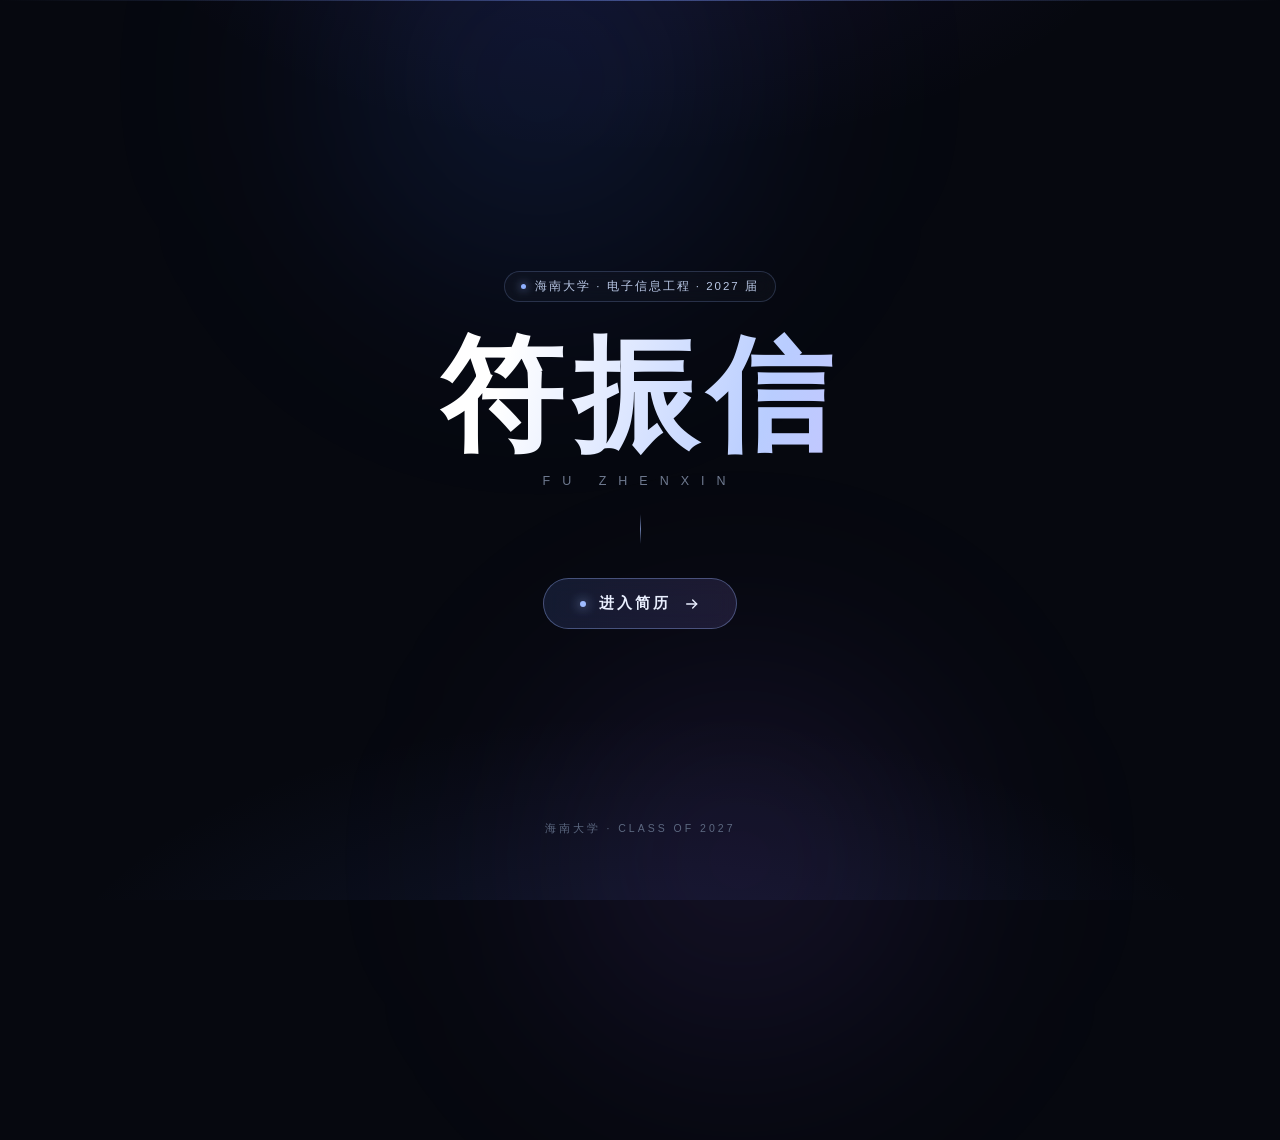
<file: index.html>
<!DOCTYPE html>
<html lang="zh-CN">
<head>
<meta charset="utf-8">
<meta name="viewport" content="width=device-width, initial-scale=1">
<title>符振信 · 在线简历</title>
<style>
  :root{
    --bg:#06080f; --ink:#eef2f9; --sub:#7d889c; --accent:#6f9bff; --accent2:#a78bfa;
  }
  *{box-sizing:border-box}
  html,body{height:100%;margin:0}
  body{
    background:var(--bg);color:var(--ink);
    font-family:-apple-system,"Segoe UI","Microsoft YaHei",sans-serif;
    display:flex;align-items:center;justify-content:center;
    min-height:100vh;overflow:hidden;position:relative;
  }
  /* 底部渐变氛围 */
  .veil{position:absolute;inset:0;pointer-events:none;
    background:radial-gradient(ellipse 70% 55% at 50% 118%,rgba(79,110,220,.16),transparent 70%),
               radial-gradient(ellipse 60% 50% at 50% -18%,rgba(120,80,220,.12),transparent 70%);}
  /* 精致光晕：更慢、更淡 */
  .glow{position:absolute;border-radius:50%;filter:blur(100px);pointer-events:none}
  .g1{width:600px;height:600px;background:radial-gradient(circle,rgba(58,110,255,.18),transparent 70%);top:-220px;left:calc(50% - 400px);animation:drift1 20s ease-in-out infinite}
  .g2{width:560px;height:560px;background:radial-gradient(circle,rgba(150,96,246,.15),transparent 70%);bottom:-240px;right:calc(50% - 380px);animation:drift2 22s ease-in-out infinite}
  @keyframes drift1{0%,100%{transform:translate(0,0) scale(1)}50%{transform:translate(45px,28px) scale(1.08)}}
  @keyframes drift2{0%,100%{transform:translate(0,0) scale(1)}50%{transform:translate(-38px,-22px) scale(1.06)}}
  /* 顶部细线 */
  .topline{position:absolute;top:0;left:0;right:0;height:1px;
    background:linear-gradient(90deg,transparent,rgba(130,160,255,.45),transparent);}
  /* 内容 */
  .stage{position:relative;z-index:2;text-align:center;padding:24px;max-width:840px}
  .badge{
    display:inline-flex;align-items:center;gap:9px;margin:0 0 30px;
    padding:7px 16px;border-radius:100px;font-size:11.5px;letter-spacing:2px;color:#b9c8e6;
    border:1px solid rgba(140,168,235,.22);background:rgba(255,255,255,.025);
    backdrop-filter:blur(8px);
    opacity:0;animation:rise 1s .05s ease forwards;
  }
  .badge .spark{width:5px;height:5px;border-radius:50%;background:#8fb0ff;box-shadow:0 0 10px #8fb0ff}
  .name{font-size:clamp(56px,12vw,124px);font-weight:750;letter-spacing:10px;margin:0;line-height:1.02;
    background:linear-gradient(105deg,#ffffff 8%,#b9cdff 38%,#d6baff 66%,#ffffff 96%);
    -webkit-background-clip:text;background-clip:text;color:transparent;
    background-size:220% auto;animation:shine 8s linear infinite,rise 1.1s .15s ease both;}
  @keyframes shine{to{background-position:220% center}}
  .name-en{font-size:12.5px;letter-spacing:12px;color:#6f7a90;margin:16px 0 0;
    opacity:0;animation:rise 1s .4s ease forwards}
  .rule{width:1px;height:30px;margin:26px auto 0;
    background:linear-gradient(180deg,transparent,rgba(150,175,240,.7),transparent);
    opacity:0;animation:rise 1s .5s ease forwards}
  .line{font-size:clamp(15px,2.3vw,19px);color:#c2cde0;font-weight:400;letter-spacing:1.5px;margin:0;
    opacity:0;animation:rise 1s .62s ease forwards}
  .line b{color:#fff;font-weight:600}
  .enter{
    display:inline-flex;align-items:center;gap:13px;margin-top:34px;
    padding:15px 36px;border-radius:100px;cursor:pointer;text-decoration:none;
    font-size:14.5px;font-weight:600;letter-spacing:3px;color:#eaf0ff;
    background:linear-gradient(100deg,rgba(103,145,255,.14),rgba(167,139,250,.14));
    border:1px solid rgba(150,175,245,.38);
    backdrop-filter:blur(10px);
    opacity:0;animation:rise 1s .85s ease forwards;
    transition:transform .3s cubic-bezier(.2,.8,.2,1),border-color .3s ease,box-shadow .3s ease,background .3s ease;
  }
  .enter:hover{transform:translateY(-3px);border-color:rgba(180,200,255,.75);
    background:linear-gradient(100deg,rgba(103,145,255,.24),rgba(167,139,250,.24));
    box-shadow:0 14px 46px rgba(90,130,255,.22),inset 0 0 22px rgba(150,180,255,.1)}
  .enter .dot{width:6px;height:6px;border-radius:50%;background:#9fbcff;box-shadow:0 0 12px #9fbcff}
  .enter svg{width:16px;height:16px;transition:transform .3s ease}
  .enter:hover svg{transform:translateX(5px)}
  .foot{position:absolute;bottom:64px;width:100%;text-align:center;z-index:2;color:#5c6880;font-size:10.5px;letter-spacing:3px;
    opacity:0;animation:rise 1s 1.15s ease forwards}
  @keyframes rise{from{opacity:0;transform:translateY(20px)}to{opacity:1;transform:translateY(0)}}
  @media(prefers-reduced-motion:reduce){*{animation:none!important;opacity:1!important}}
</style>
</head>
<body>
  <div class="topline"></div>
  <div class="veil"></div>
  <div class="glow g1"></div>
  <div class="glow g2"></div>

  <div class="stage">
    <p class="badge"><span class="spark"></span>海南大学 · 电子信息工程 · 2027 届</p>
    <h1 class="name">符振信</h1>
    <p class="name-en">FU ZHENXIN</p>
    <div class="rule"></div>
    <a class="enter" href="cv.html">
      <span class="dot"></span>进入简历
      <svg viewBox="0 0 24 24" fill="none" stroke="currentColor" stroke-width="2" stroke-linecap="round" stroke-linejoin="round"><path d="M4 12h15"/><path d="m13 6 6 6-6 6"/></svg>
    </a>
  </div>

  <div class="foot">海南大学 · CLASS OF 2027</div>
</body>
</html>
</file>
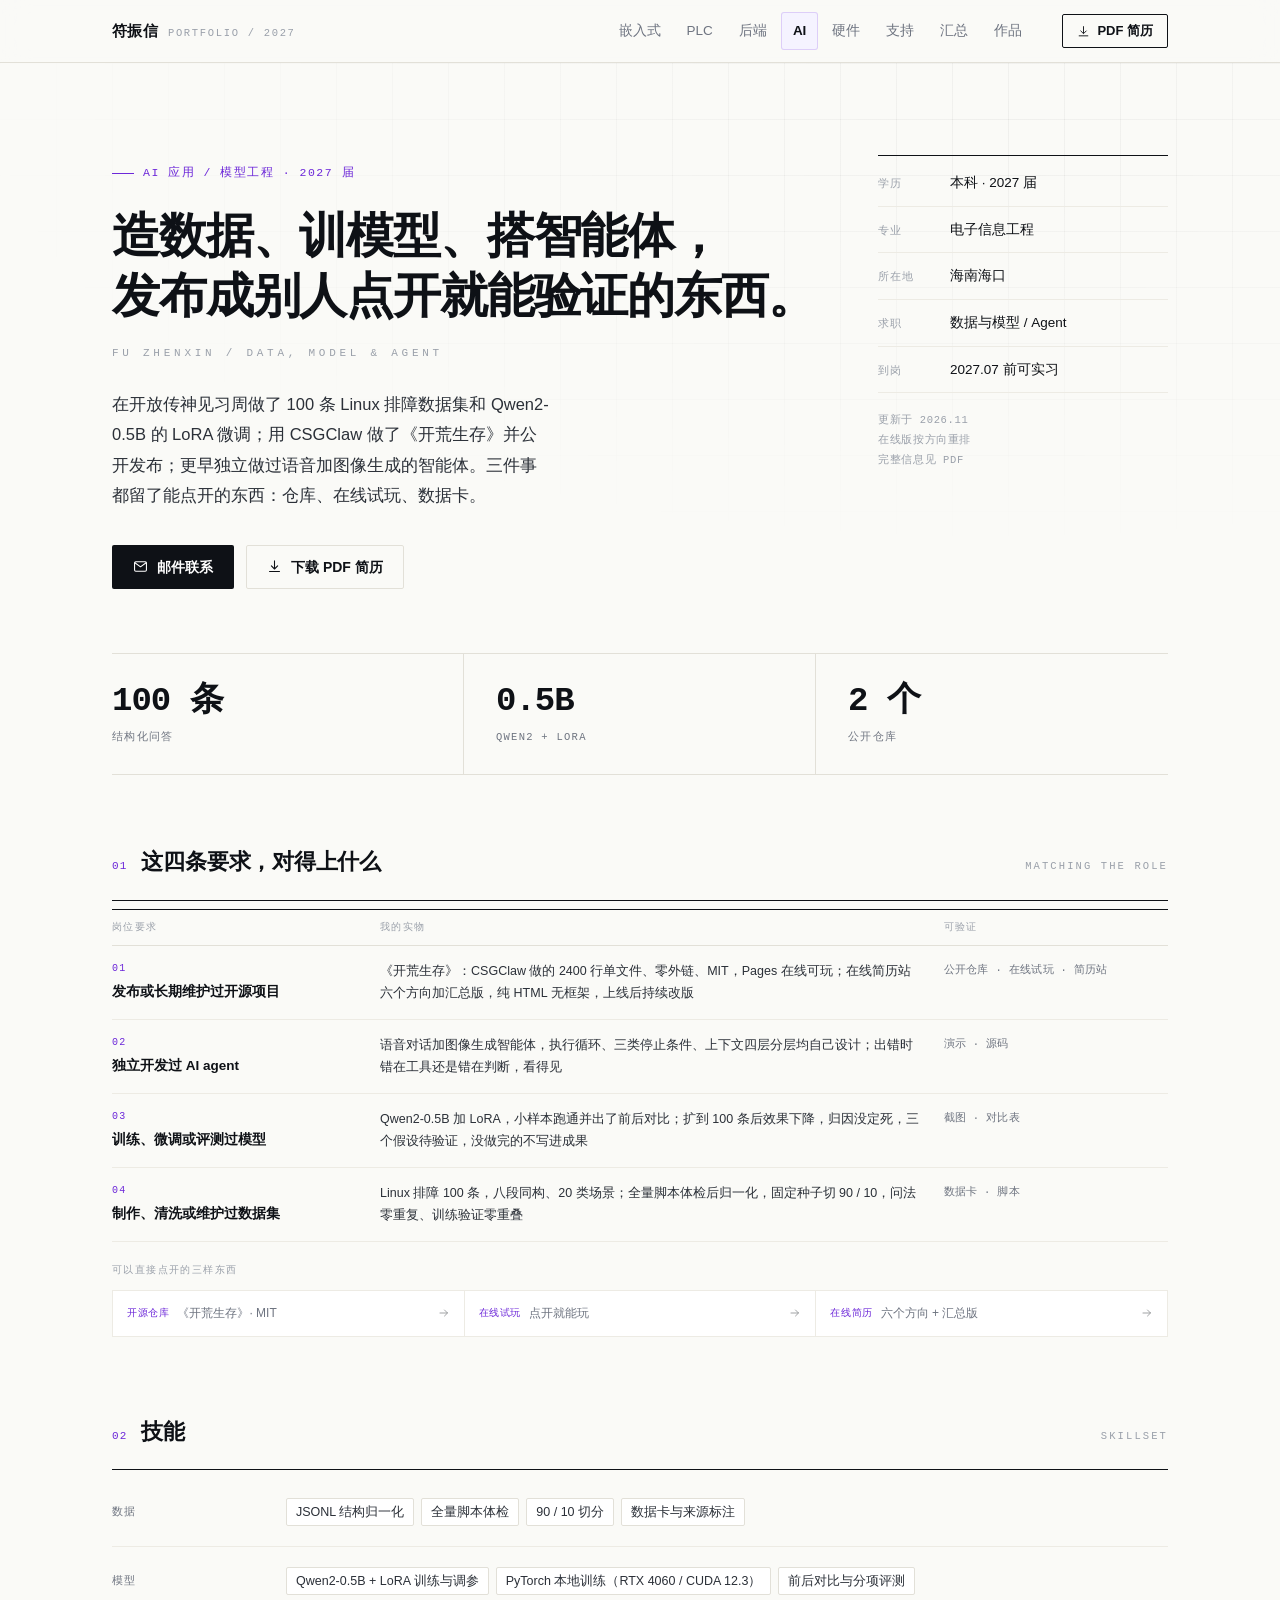
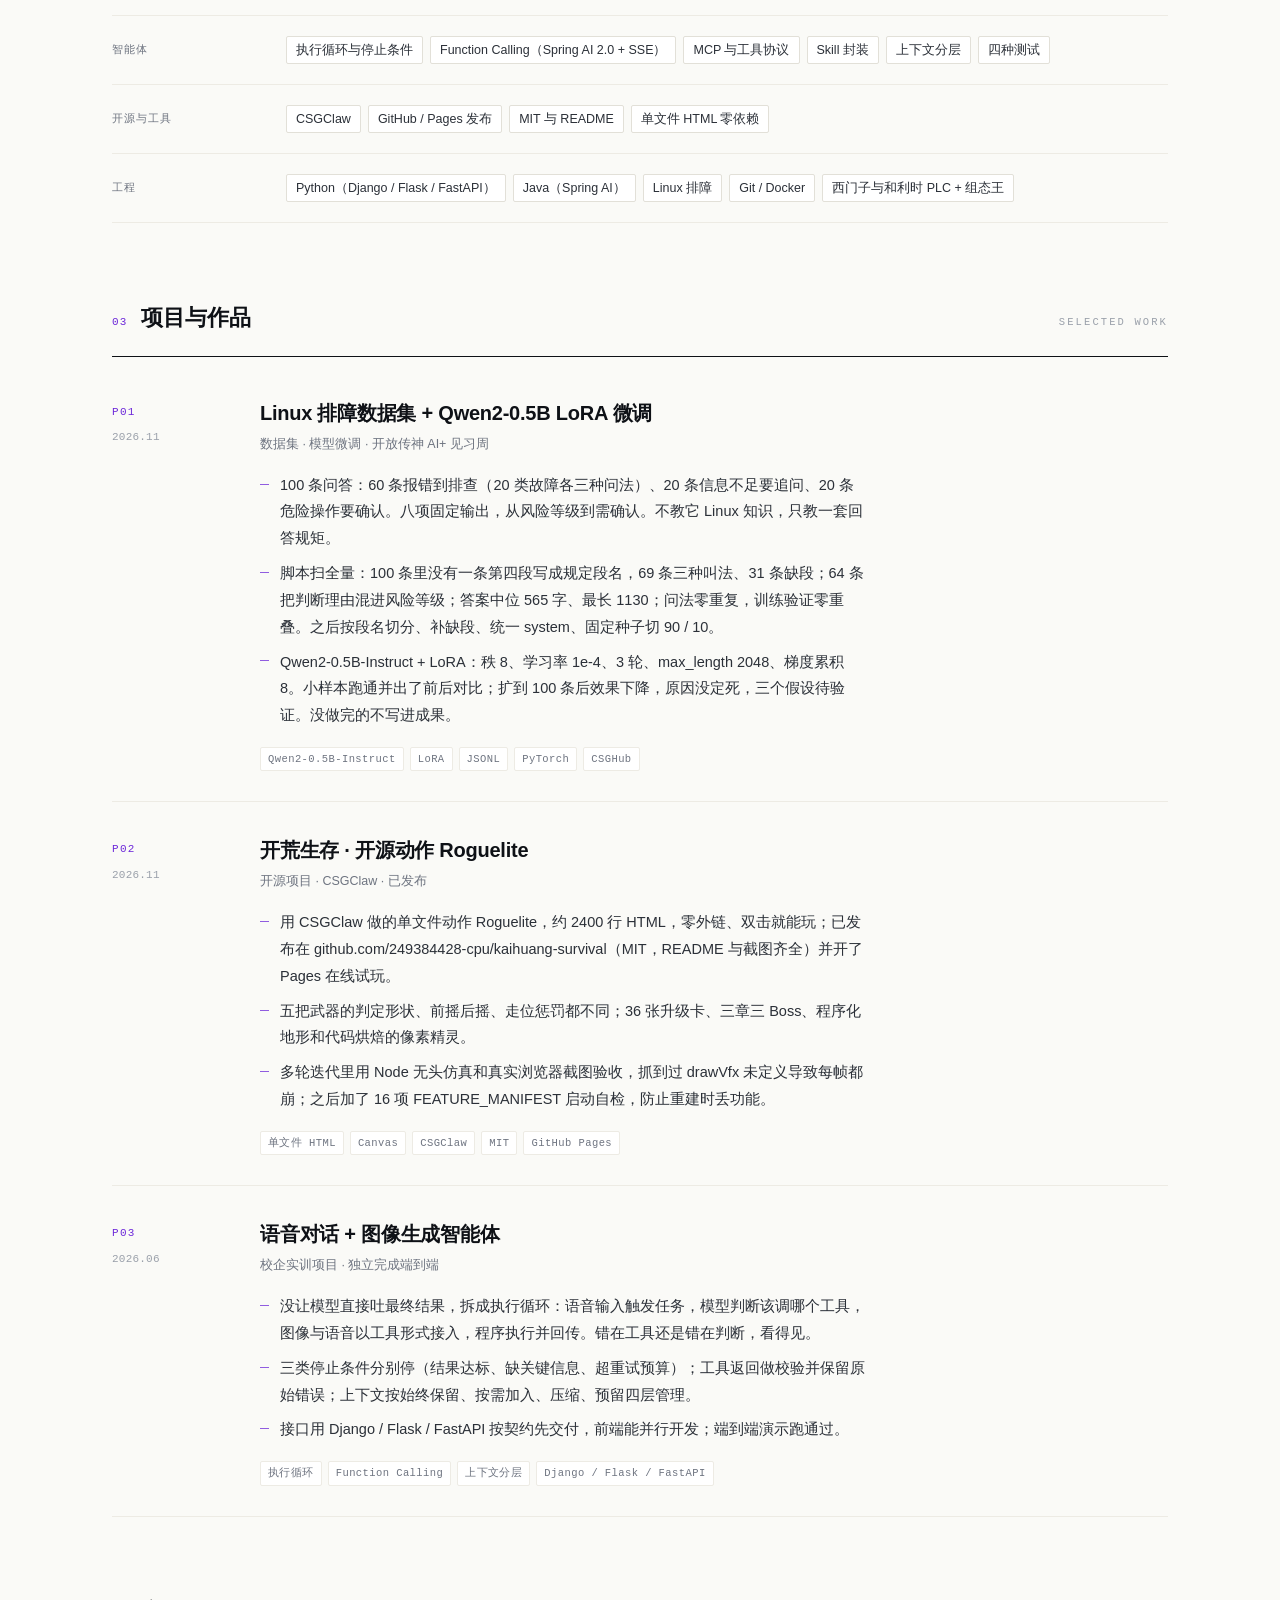
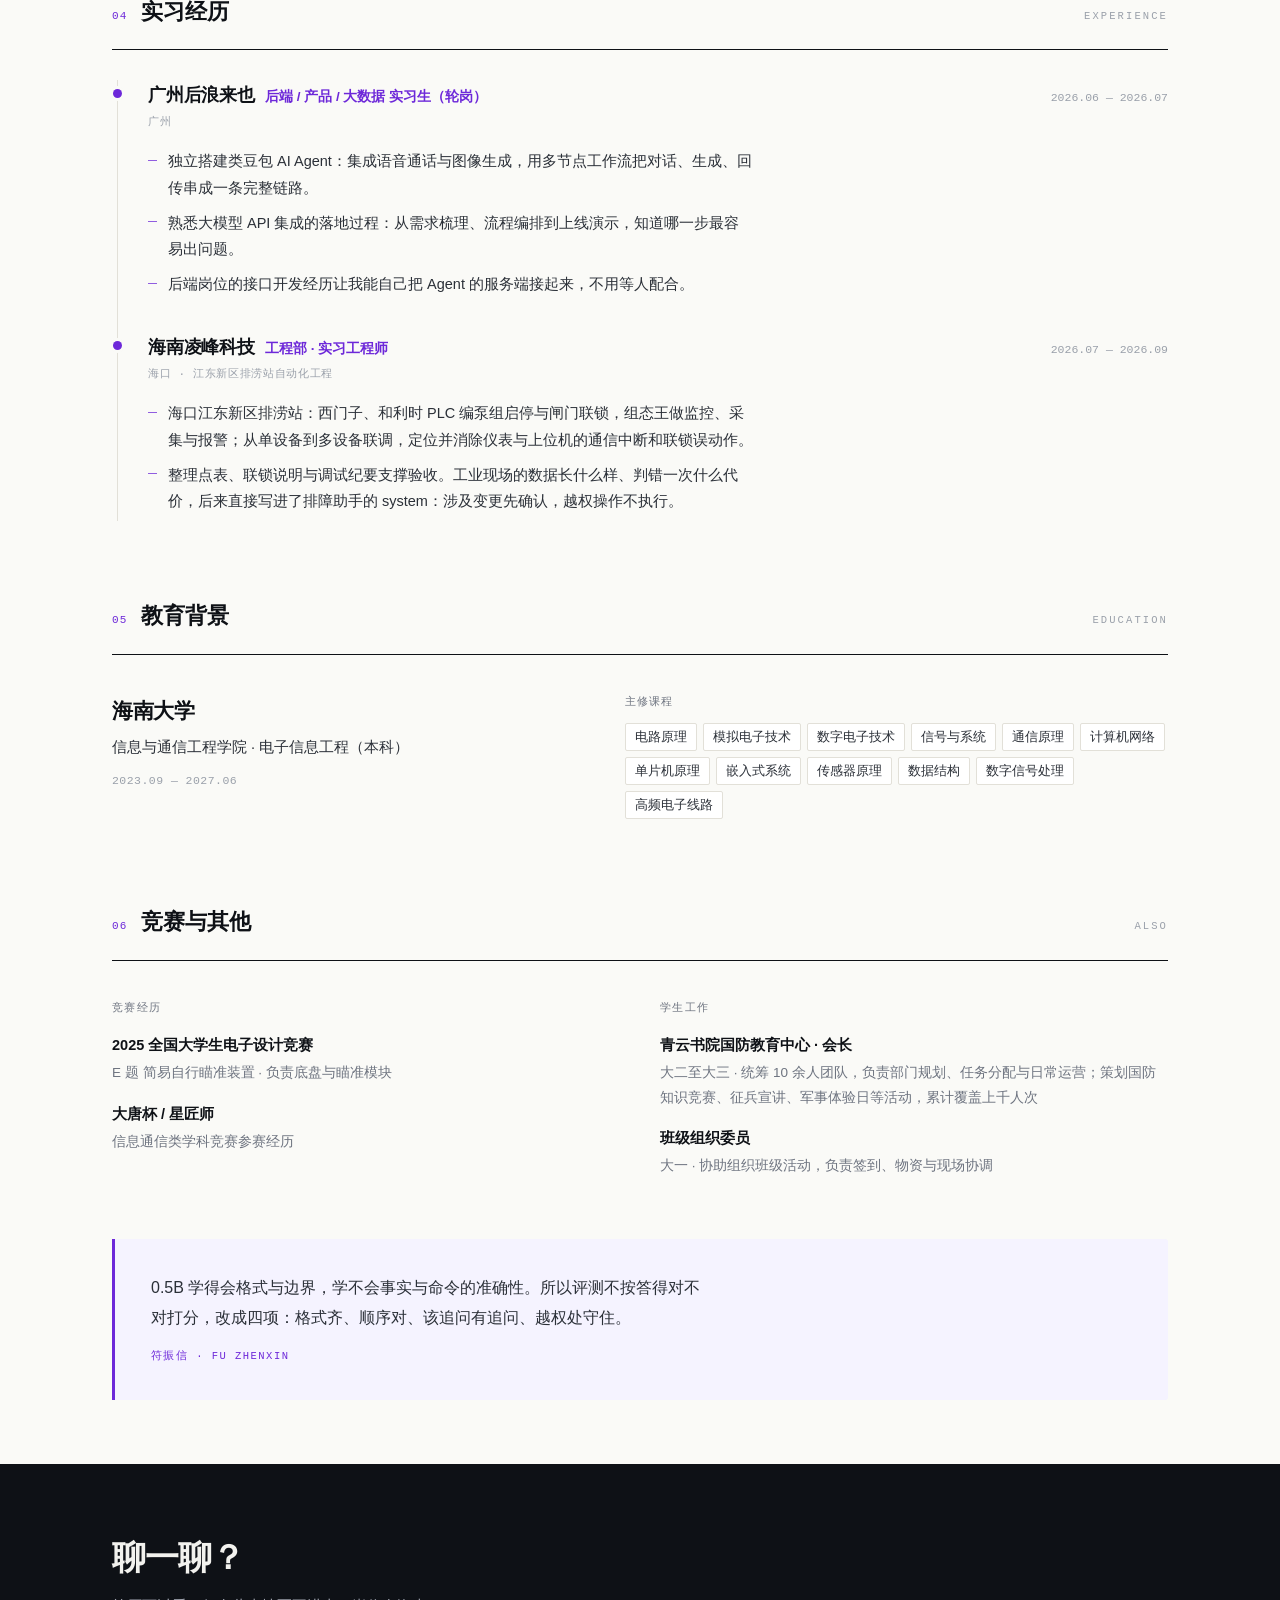
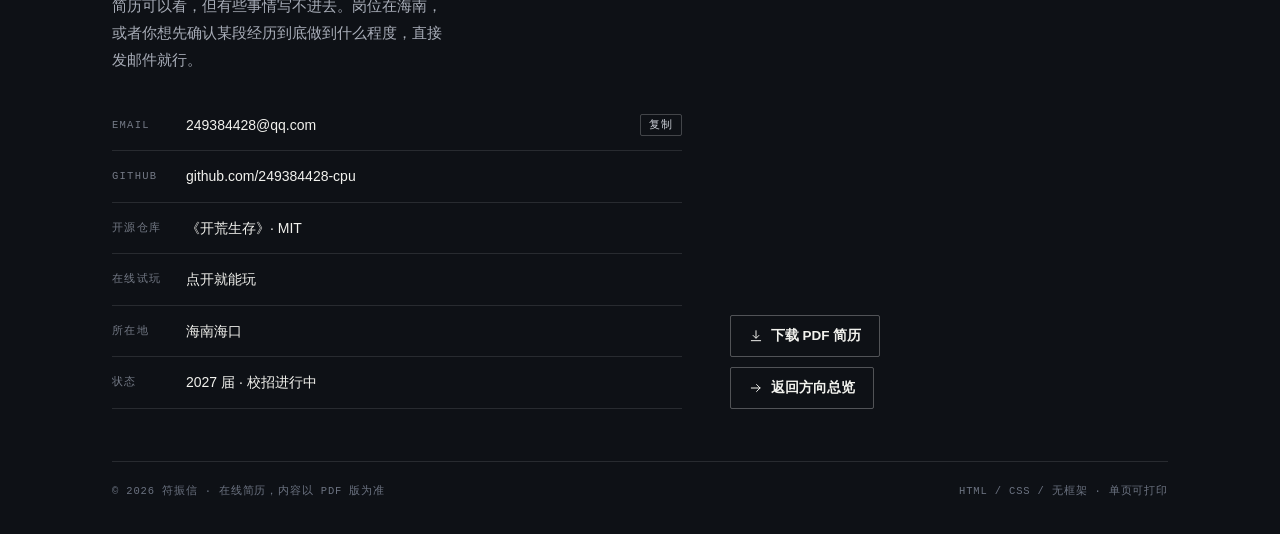
<file: ai.html>
<!DOCTYPE html>
<html lang="zh-CN">
<head>
<meta charset="utf-8">
<meta name="viewport" content="width=device-width, initial-scale=1">
<title>数据与模型 / Agent · 符振信 — 2027 届</title>
<meta name="description" content="100 条排障数据集、0.5B 的 LoRA 微调，以及点开就能玩的开源作品。海南大学电子信息工程2027 届。">
<meta name="author" content="符振信">
<meta property="og:title" content="数据与模型 / Agent · 符振信 — 2027 届">
<meta property="og:description" content="100 条排障数据集、0.5B 的 LoRA 微调，以及点开就能玩的开源作品。海南大学电子信息工程2027 届。">
<meta property="og:type" content="profile">
<meta property="og:url" content="https://249384428-cpu.github.io/resume/ai.html">
<meta property="og:image" content="https://249384428-cpu.github.io/resume/assets/og.png">
<meta property="og:image:width" content="1200">
<meta property="og:image:height" content="630">
<meta name="twitter:card" content="summary_large_image">
<meta name="theme-color" content="#6D28D9">
<link rel="icon" href="data:image/svg+xml,%3Csvg xmlns='http://www.w3.org/2000/svg' viewBox='0 0 64 64'%3E%3Crect width='64' height='64' rx='10' fill='%230E1116'/%3E%3Ctext x='32' y='46' font-family='monospace' font-size='36' font-weight='700' fill='%23FFFFFF' text-anchor='middle'%3EF%3C/text%3E%3C/svg%3E">
<link rel="stylesheet" href="assets/style.css?v=17bde68b">
</head>
<body class="has-match" style="--accent:#6D28D9;--accent-soft:#F5F3FF">
<header class="top">
  <div class="wrap top-inner">
    <a class="brand" href="index.html">
      <span class="brand-name">符振信</span>
      <span class="brand-tag">Portfolio / 2027</span>
    </a>
    <nav class="tabs"><a class="tab" href="embedded.html">嵌入式</a><a class="tab" href="plc.html">PLC</a><a class="tab" href="backend.html">后端</a><a class="tab is-active" href="ai.html">AI</a><a class="tab" href="hardware.html">硬件</a><a class="tab" href="support.html">支持</a><a class="tab" href="general.html">汇总</a><a class="tab" href="works.html">作品</a></nav>
    <a class="top-cta" href="assets/pdf/ai.pdf" download><svg viewBox="0 0 24 24" fill="none" stroke="currentColor" stroke-width="1.7" stroke-linecap="round" stroke-linejoin="round"><path d="M12 3v12"/><path d="m7 11 5 5 5-5"/><path d="M4 20h16"/></svg><span>PDF 简历</span></a>
  </div>
</header>

<main>
  <section class="hero">
    <div class="wrap hero-grid">
      <div class="hero-anim">
        <p class="eyebrow">AI 应用 / 模型工程 · 2027 届</p>
        <h1>造数据、训模型、搭智能体，<br>发布成别人点开就能验证的东西。</h1>
        <p class="hero-en">FU ZHENXIN / Data, Model &amp; Agent</p>
        <p class="lead">在开放传神见习周做了 100 条 Linux 排障数据集和 Qwen2-0.5B 的 LoRA 微调；用 CSGClaw 做了《开荒生存》并公开发布；更早独立做过语音加图像生成的智能体。三件事都留了能点开的东西：仓库、在线试玩、数据卡。</p>
        <div class="actions">
          <a class="btn btn-primary" href="mailto:249384428@qq.com?subject=应聘数据与模型 / Agent岗位"><svg viewBox="0 0 24 24" fill="none" stroke="currentColor" stroke-width="1.7" stroke-linecap="round" stroke-linejoin="round"><rect x="2.5" y="4.5" width="19" height="15" rx="2"/><path d="m3 6 9 6.5L21 6"/></svg>邮件联系</a>
          <a class="btn btn-ghost" href="assets/pdf/ai.pdf" download><svg viewBox="0 0 24 24" fill="none" stroke="currentColor" stroke-width="1.7" stroke-linecap="round" stroke-linejoin="round"><path d="M12 3v12"/><path d="m7 11 5 5 5-5"/><path d="M4 20h16"/></svg>下载 PDF 简历</a>
        </div>
      </div>
      <aside class="hero-anim">
      <dl class="spec"><div class="spec-row"><span class="spec-k">学历</span><span class="spec-v">本科 · 2027 届</span></div><div class="spec-row"><span class="spec-k">专业</span><span class="spec-v">电子信息工程</span></div><div class="spec-row"><span class="spec-k">所在地</span><span class="spec-v">海南海口</span></div><div class="spec-row"><span class="spec-k">求职</span><span class="spec-v">数据与模型 / Agent</span></div><div class="spec-row"><span class="spec-k">到岗</span><span class="spec-v">2027.07 前可实习</span></div></dl>
      <p class="spec-note">更新于 2026.11<br>在线版按方向重排<br>完整信息见 PDF</p>
    </aside>
    </div>
    <div class="wrap">
      <div class="metrics"><div class="metric"><div class="metric-v">100 条</div><div class="metric-l">结构化问答</div></div><div class="metric"><div class="metric-v">0.5B</div><div class="metric-l">Qwen2 + LoRA</div></div><div class="metric"><div class="metric-v">2 个</div><div class="metric-l">公开仓库</div></div></div>
    </div>
  </section>

  <section class="block" id="match">
  <div class="wrap">
    <div class="sec-head"><span class="sec-num">01</span><h2>这四条要求，对得上什么</h2><span class="sec-en">Matching the Role</span></div>
    <div class="match-table">
      <div class="match-head"><span>岗位要求</span><span>我的实物</span><span>可验证</span></div>
      <div class="match-row">
          <div class="match-need"><span class="match-n">01</span>发布或长期维护过开源项目</div>
          <div class="match-mine">《开荒生存》：CSGClaw 做的 2400 行单文件、零外链、MIT，Pages 在线可玩；在线简历站六个方向加汇总版，纯 HTML 无框架，上线后持续改版</div>
          <div class="match-proof">公开仓库 · 在线试玩 · 简历站</div>
        </div><div class="match-row">
          <div class="match-need"><span class="match-n">02</span>独立开发过 AI agent</div>
          <div class="match-mine">语音对话加图像生成智能体，执行循环、三类停止条件、上下文四层分层均自己设计；出错时错在工具还是错在判断，看得见</div>
          <div class="match-proof">演示 · 源码</div>
        </div><div class="match-row">
          <div class="match-need"><span class="match-n">03</span>训练、微调或评测过模型</div>
          <div class="match-mine">Qwen2-0.5B 加 LoRA，小样本跑通并出了前后对比；扩到 100 条后效果下降，归因没定死，三个假设待验证，没做完的不写进成果</div>
          <div class="match-proof">截图 · 对比表</div>
        </div><div class="match-row">
          <div class="match-need"><span class="match-n">04</span>制作、清洗或维护过数据集</div>
          <div class="match-mine">Linux 排障 100 条，八段同构、20 类场景；全量脚本体检后归一化，固定种子切 90 / 10，问法零重复、训练验证零重叠</div>
          <div class="match-proof">数据卡 · 脚本</div>
        </div>
    </div>
    <div class="proof-links">
      <span class="proof-label">可以直接点开的三样东西</span>
      <div class="proof-grid"><a class="proof-link" href="https://github.com/249384428-cpu/kaihuang-survival" target="_blank" rel="noopener"><span class="pl-k">开源仓库</span><span class="pl-v">《开荒生存》· MIT</span><svg viewBox="0 0 24 24" fill="none" stroke="currentColor" stroke-width="1.7" stroke-linecap="round" stroke-linejoin="round"><path d="M4 12h15"/><path d="m13 6 6 6-6 6"/></svg></a><a class="proof-link" href="https://249384428-cpu.github.io/kaihuang-survival/" target="_blank" rel="noopener"><span class="pl-k">在线试玩</span><span class="pl-v">点开就能玩</span><svg viewBox="0 0 24 24" fill="none" stroke="currentColor" stroke-width="1.7" stroke-linecap="round" stroke-linejoin="round"><path d="M4 12h15"/><path d="m13 6 6 6-6 6"/></svg></a><a class="proof-link" href="https://249384428-cpu.github.io/resume/" target="_blank" rel="noopener"><span class="pl-k">在线简历</span><span class="pl-v">六个方向 + 汇总版</span><svg viewBox="0 0 24 24" fill="none" stroke="currentColor" stroke-width="1.7" stroke-linecap="round" stroke-linejoin="round"><path d="M4 12h15"/><path d="m13 6 6 6-6 6"/></svg></a></div>
    </div>
  </div>
</section><section class="block" id="skills">
  <div class="wrap">
    <div class="sec-head"><span class="sec-num">02</span><h2>技能</h2><span class="sec-en">Skillset</span></div>
    <div class="skill-row"><div class="skill-label">数据</div><div class="skill-items"><span class="tag">JSONL 结构归一化</span><span class="tag">全量脚本体检</span><span class="tag">90 / 10 切分</span><span class="tag">数据卡与来源标注</span></div></div><div class="skill-row"><div class="skill-label">模型</div><div class="skill-items"><span class="tag">Qwen2-0.5B + LoRA 训练与调参</span><span class="tag">PyTorch 本地训练（RTX 4060 / CUDA 12.3）</span><span class="tag">前后对比与分项评测</span></div></div><div class="skill-row"><div class="skill-label">智能体</div><div class="skill-items"><span class="tag">执行循环与停止条件</span><span class="tag">Function Calling（Spring AI 2.0 + SSE）</span><span class="tag">MCP 与工具协议</span><span class="tag">Skill 封装</span><span class="tag">上下文分层</span><span class="tag">四种测试</span></div></div><div class="skill-row"><div class="skill-label">开源与工具</div><div class="skill-items"><span class="tag">CSGClaw</span><span class="tag">GitHub / Pages 发布</span><span class="tag">MIT 与 README</span><span class="tag">单文件 HTML 零依赖</span></div></div><div class="skill-row"><div class="skill-label">工程</div><div class="skill-items"><span class="tag">Python（Django / Flask / FastAPI）</span><span class="tag">Java（Spring AI）</span><span class="tag">Linux 排障</span><span class="tag">Git / Docker</span><span class="tag">西门子与和利时 PLC + 组态王</span></div></div>
  </div>
</section><section class="block" id="work">
  <div class="wrap">
    <div class="sec-head"><span class="sec-num">03</span><h2>项目与作品</h2><span class="sec-en">Selected Work</span></div>
    <article class="proj">
      <div class="proj-side">
        <div class="proj-no">P01</div>
        <div class="proj-period">2026.11</div>
      </div>
      <div class="proj-main">
        <h3>Linux 排障数据集 + Qwen2-0.5B LoRA 微调</h3>
        <div class="proj-kind">数据集 · 模型微调 · 开放传神 AI+ 见习周</div>
        <ul class="proj-list"><li>100 条问答：60 条报错到排查（20 类故障各三种问法）、20 条信息不足要追问、20 条危险操作要确认。八项固定输出，从风险等级到需确认。不教它 Linux 知识，只教一套回答规矩。</li><li>脚本扫全量：100 条里没有一条第四段写成规定段名，69 条三种叫法、31 条缺段；64 条把判断理由混进风险等级；答案中位 565 字、最长 1130；问法零重复，训练验证零重叠。之后按段名切分、补缺段、统一 system、固定种子切 90 / 10。</li><li>Qwen2-0.5B-Instruct + LoRA：秩 8、学习率 1e-4、3 轮、max_length 2048、梯度累积 8。小样本跑通并出了前后对比；扩到 100 条后效果下降，原因没定死，三个假设待验证。没做完的不写进成果。</li></ul>
        <div class="proj-stack"><span class="chip">Qwen2-0.5B-Instruct</span><span class="chip">LoRA</span><span class="chip">JSONL</span><span class="chip">PyTorch</span><span class="chip">CSGHub</span></div>
      </div>
    </article><article class="proj">
      <div class="proj-side">
        <div class="proj-no">P02</div>
        <div class="proj-period">2026.11</div>
      </div>
      <div class="proj-main">
        <h3>开荒生存 · 开源动作 Roguelite</h3>
        <div class="proj-kind">开源项目 · CSGClaw · 已发布</div>
        <ul class="proj-list"><li>用 CSGClaw 做的单文件动作 Roguelite，约 2400 行 HTML，零外链、双击就能玩；已发布在 github.com/249384428-cpu/kaihuang-survival（MIT，README 与截图齐全）并开了 Pages 在线试玩。</li><li>五把武器的判定形状、前摇后摇、走位惩罚都不同；36 张升级卡、三章三 Boss、程序化地形和代码烘焙的像素精灵。</li><li>多轮迭代里用 Node 无头仿真和真实浏览器截图验收，抓到过 drawVfx 未定义导致每帧都崩；之后加了 16 项 FEATURE_MANIFEST 启动自检，防止重建时丢功能。</li></ul>
        <div class="proj-stack"><span class="chip">单文件 HTML</span><span class="chip">Canvas</span><span class="chip">CSGClaw</span><span class="chip">MIT</span><span class="chip">GitHub Pages</span></div>
      </div>
    </article><article class="proj">
      <div class="proj-side">
        <div class="proj-no">P03</div>
        <div class="proj-period">2026.06</div>
      </div>
      <div class="proj-main">
        <h3>语音对话 + 图像生成智能体</h3>
        <div class="proj-kind">校企实训项目 · 独立完成端到端</div>
        <ul class="proj-list"><li>没让模型直接吐最终结果，拆成执行循环：语音输入触发任务，模型判断该调哪个工具，图像与语音以工具形式接入，程序执行并回传。错在工具还是错在判断，看得见。</li><li>三类停止条件分别停（结果达标、缺关键信息、超重试预算）；工具返回做校验并保留原始错误；上下文按始终保留、按需加入、压缩、预留四层管理。</li><li>接口用 Django / Flask / FastAPI 按契约先交付，前端能并行开发；端到端演示跑通过。</li></ul>
        <div class="proj-stack"><span class="chip">执行循环</span><span class="chip">Function Calling</span><span class="chip">上下文分层</span><span class="chip">Django / Flask / FastAPI</span></div>
      </div>
    </article>
  </div>
</section><section class="block" id="experience">
  <div class="wrap">
    <div class="sec-head"><span class="sec-num">04</span><h2>实习经历</h2><span class="sec-en">Experience</span></div>
    <div class="tl"><div class="tl-item">
      <div class="tl-head">
        <span class="tl-org">广州后浪来也</span>
        <span class="tl-role">后端 / 产品 / 大数据 实习生（轮岗）</span>
        <span class="tl-period">2026.06 — 2026.07</span>
      </div>
      <div class="tl-place">广州</div>
      <ul class="proj-list"><li>独立搭建类豆包 AI Agent：集成语音通话与图像生成，用多节点工作流把对话、生成、回传串成一条完整链路。</li><li>熟悉大模型 API 集成的落地过程：从需求梳理、流程编排到上线演示，知道哪一步最容易出问题。</li><li>后端岗位的接口开发经历让我能自己把 Agent 的服务端接起来，不用等人配合。</li></ul>
    </div><div class="tl-item">
      <div class="tl-head">
        <span class="tl-org">海南凌峰科技</span>
        <span class="tl-role">工程部 · 实习工程师</span>
        <span class="tl-period">2026.07 — 2026.09</span>
      </div>
      <div class="tl-place">海口 · 江东新区排涝站自动化工程</div>
      <ul class="proj-list"><li>海口江东新区排涝站：西门子、和利时 PLC 编泵组启停与闸门联锁，组态王做监控、采集与报警；从单设备到多设备联调，定位并消除仪表与上位机的通信中断和联锁误动作。</li><li>整理点表、联锁说明与调试纪要支撑验收。工业现场的数据长什么样、判错一次什么代价，后来直接写进了排障助手的 system：涉及变更先确认，越权操作不执行。</li></ul>
    </div></div>
  </div>
</section><section class="block" id="education">
  <div class="wrap">
    <div class="sec-head"><span class="sec-num">05</span><h2>教育背景</h2><span class="sec-en">Education</span></div>
    <div class="edu">
      <div>
        <div class="edu-school">海南大学</div>
        <div class="edu-sub">信息与通信工程学院 · 电子信息工程（本科）</div>
        <div class="edu-period">2023.09 — 2027.06</div>
      </div>
      <div>
        <div class="edu-note">主修课程</div>
        <div class="edu-courses"><span class="tag">电路原理</span><span class="tag">模拟电子技术</span><span class="tag">数字电子技术</span><span class="tag">信号与系统</span><span class="tag">通信原理</span><span class="tag">计算机网络</span><span class="tag">单片机原理</span><span class="tag">嵌入式系统</span><span class="tag">传感器原理</span><span class="tag">数据结构</span><span class="tag">数字信号处理</span><span class="tag">高频电子线路</span></div>
      </div>
    </div>
  </div>
</section><section class="block" id="more">
  <div class="wrap">
    <div class="sec-head"><span class="sec-num">06</span><h2>竞赛与其他</h2><span class="sec-en">Also</span></div>
    <div class="extra-grid">
      <div class="extra-col">
        <h3>竞赛经历</h3>
        <div class="extra-item"><div class="extra-t">2025 全国大学生电子设计竞赛</div><div class="extra-d">E 题 简易自行瞄准装置 · 负责底盘与瞄准模块</div></div><div class="extra-item"><div class="extra-t">大唐杯 / 星匠师</div><div class="extra-d">信息通信类学科竞赛参赛经历</div></div>
      </div>
      <div class="extra-col">
        <h3>学生工作</h3>
        <div class="extra-item"><div class="extra-t">青云书院国防教育中心 · 会长</div><div class="extra-d">大二至大三 · 统筹 10 余人团队，负责部门规划、任务分配与日常运营；策划国防知识竞赛、征兵宣讲、军事体验日等活动，累计覆盖上千人次</div></div><div class="extra-item"><div class="extra-t">班级组织委员</div><div class="extra-d">大一 · 协助组织班级活动，负责签到、物资与现场协调</div></div>
      </div>
    </div>
    <div class="closing">
      <p>0.5B 学得会格式与边界，学不会事实与命令的准确性。所以评测不按答得对不对打分，改成四项：格式齐、顺序对、该追问有追问、越权处守住。</p>
      <span class="who">符振信 · FU ZHENXIN</span>
    </div>
  </div>
</section>
</main>

<footer class="footer">
  <div class="wrap footer-inner">
    <div>
      <h2>聊一聊？</h2>
      <p class="f-lead">简历可以看，但有些事情写不进去。岗位在海南，或者你想先确认某段经历到底做到什么程度，直接发邮件就行。</p>
      <p class="print-only f-print-title">联系方式 / Contact</p>
      <div class="f-row print-only"><span class="f-k">手机</span><span class="f-v">15799056622</span></div>
      <div class="f-row">
        <span class="f-k">Email</span>
        <a class="f-v" href="mailto:249384428@qq.com">249384428@qq.com</a>
        <button class="copy-btn" type="button" data-copy="249384428@qq.com">复制</button>
      </div>
      <div class="f-row"><span class="f-k">GitHub</span><a class="f-v" href="https://github.com/249384428-cpu" target="_blank" rel="noopener">github.com/249384428-cpu</a></div><div class="f-row f-extra"><span class="f-k">开源仓库</span><a class="f-v" href="https://github.com/249384428-cpu/kaihuang-survival" target="_blank" rel="noopener">《开荒生存》· MIT</a></div><div class="f-row f-extra"><span class="f-k">在线试玩</span><a class="f-v" href="https://249384428-cpu.github.io/kaihuang-survival/" target="_blank" rel="noopener">点开就能玩</a></div>
      <div class="f-row"><span class="f-k">所在地</span><span class="f-v">海南海口</span></div>
      <div class="f-row f-status"><span class="f-k">状态</span><span class="f-v">2027 届 · 校招进行中</span></div>
    </div>
    <div class="f-right">
        <a class="f-btn" href="assets/pdf/ai.pdf" download><svg viewBox="0 0 24 24" fill="none" stroke="currentColor" stroke-width="1.7" stroke-linecap="round" stroke-linejoin="round"><path d="M12 3v12"/><path d="m7 11 5 5 5-5"/><path d="M4 20h16"/></svg> 下载 PDF 简历</a>
        <a class="f-btn" href="index.html"><svg viewBox="0 0 24 24" fill="none" stroke="currentColor" stroke-width="1.7" stroke-linecap="round" stroke-linejoin="round"><path d="M4 12h15"/><path d="m13 6 6 6-6 6"/></svg> 返回方向总览</a>
      </div>
  </div>
  <div class="wrap">
    <div class="colophon">
      <span>© 2026 符振信 · 在线简历，内容以 PDF 版为准</span>
      <span>HTML / CSS / 无框架 · 单页可打印</span>
    </div>
  </div>
</footer>
<div class="toast" role="status" aria-live="polite"></div>
<script src="assets/app.js?v=17bde68b"></script>
</body>
</html>
</file>
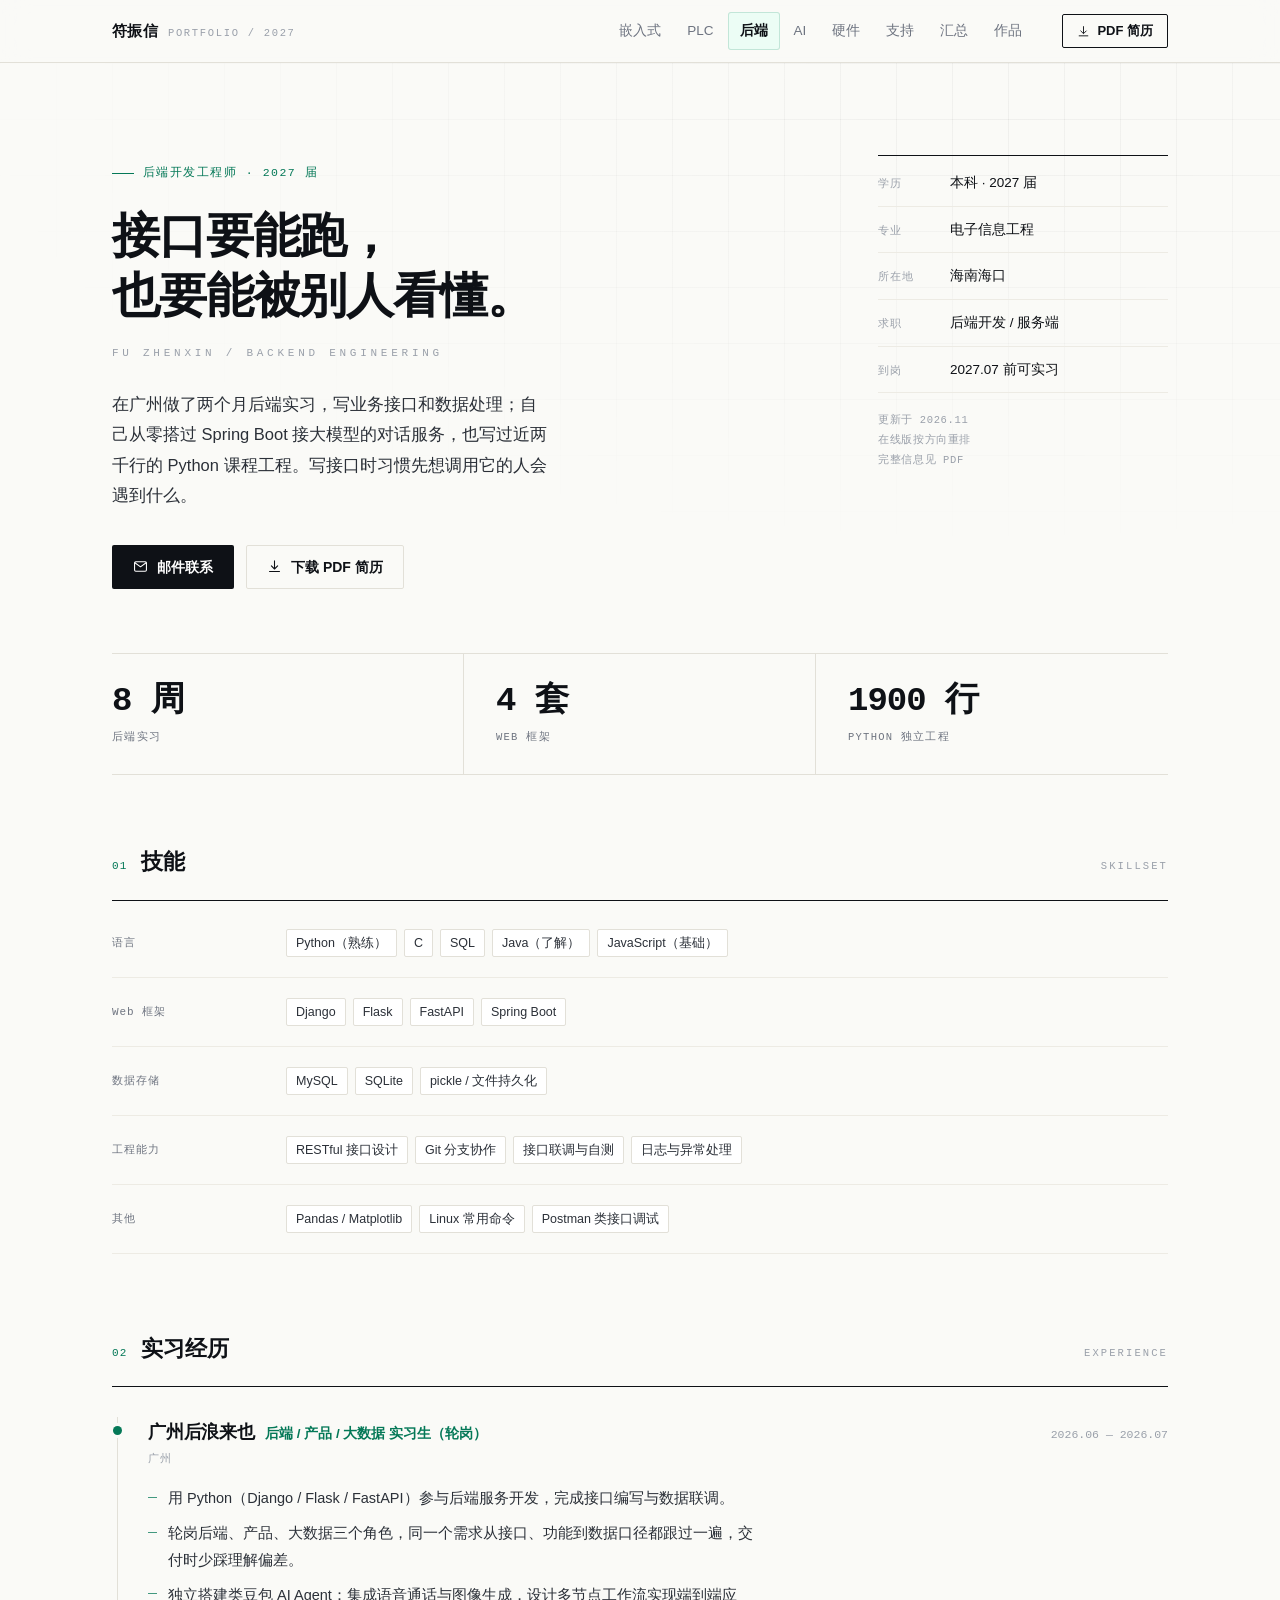
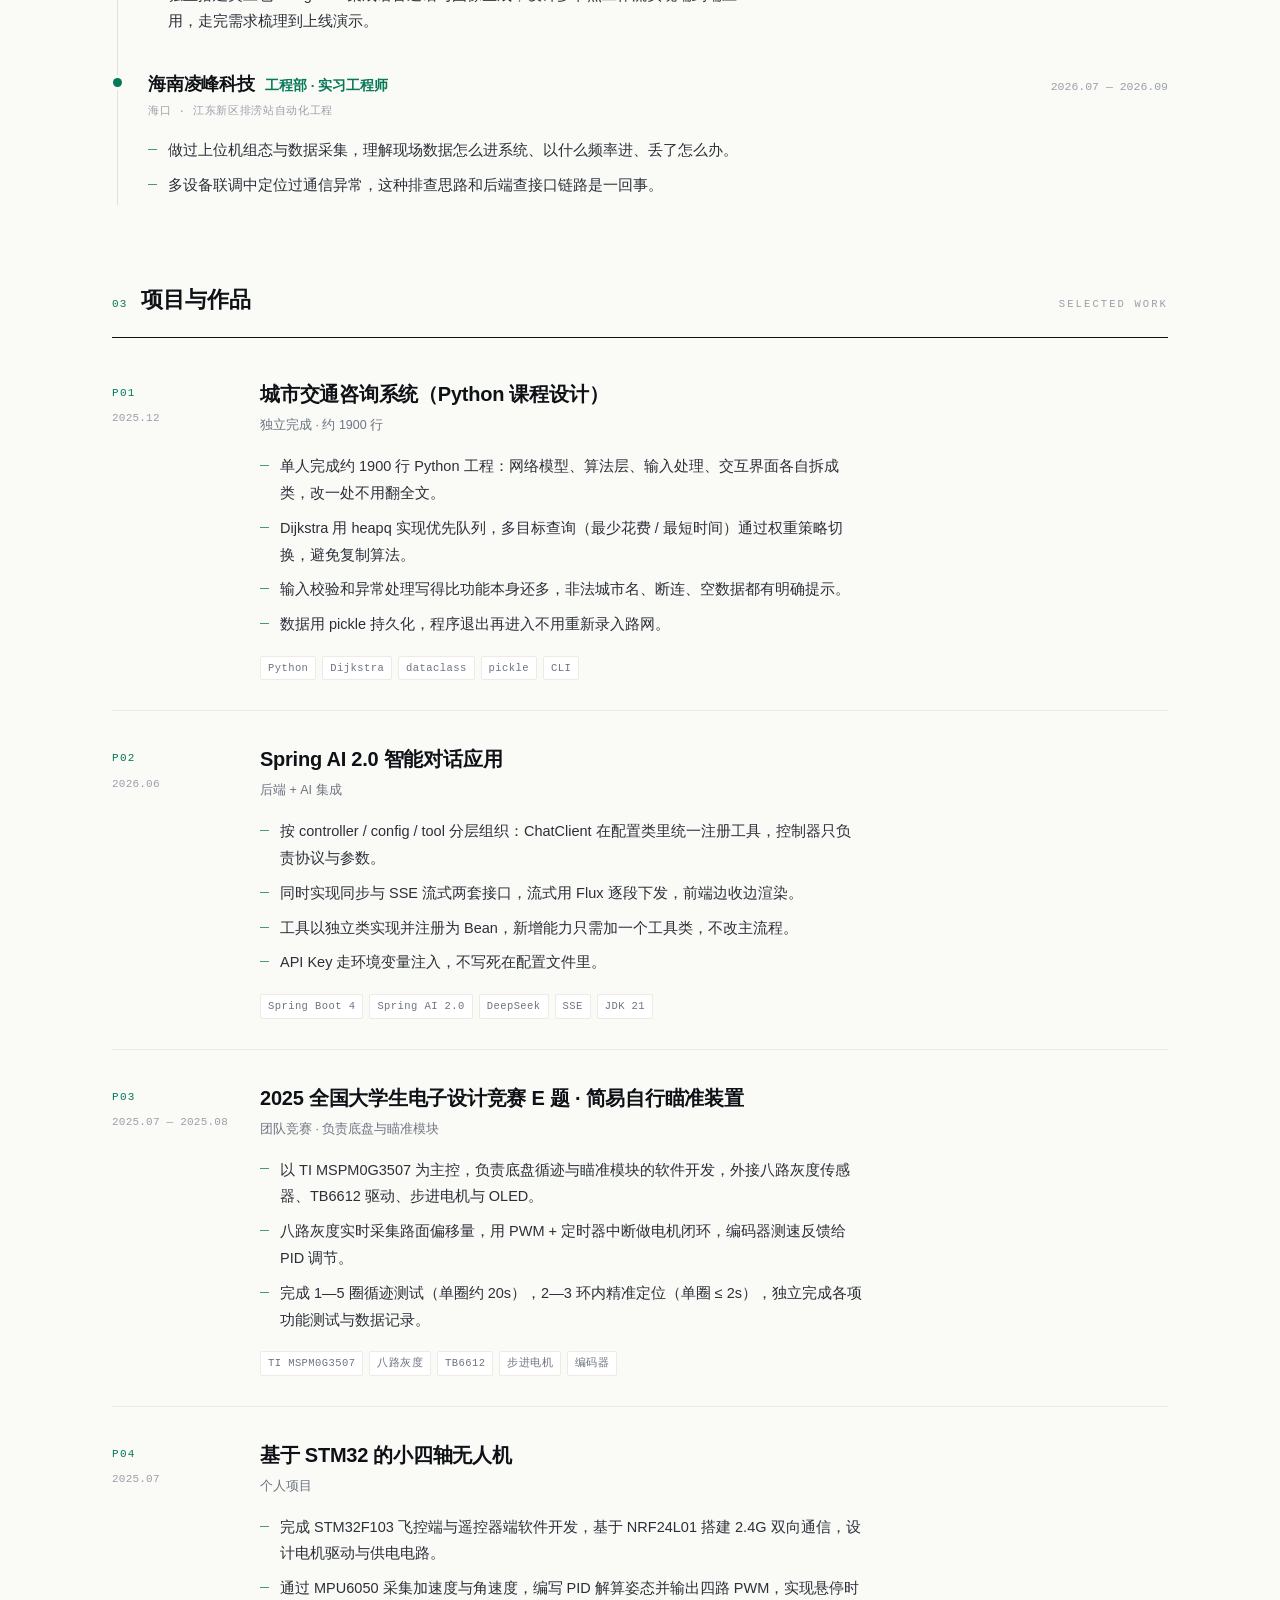
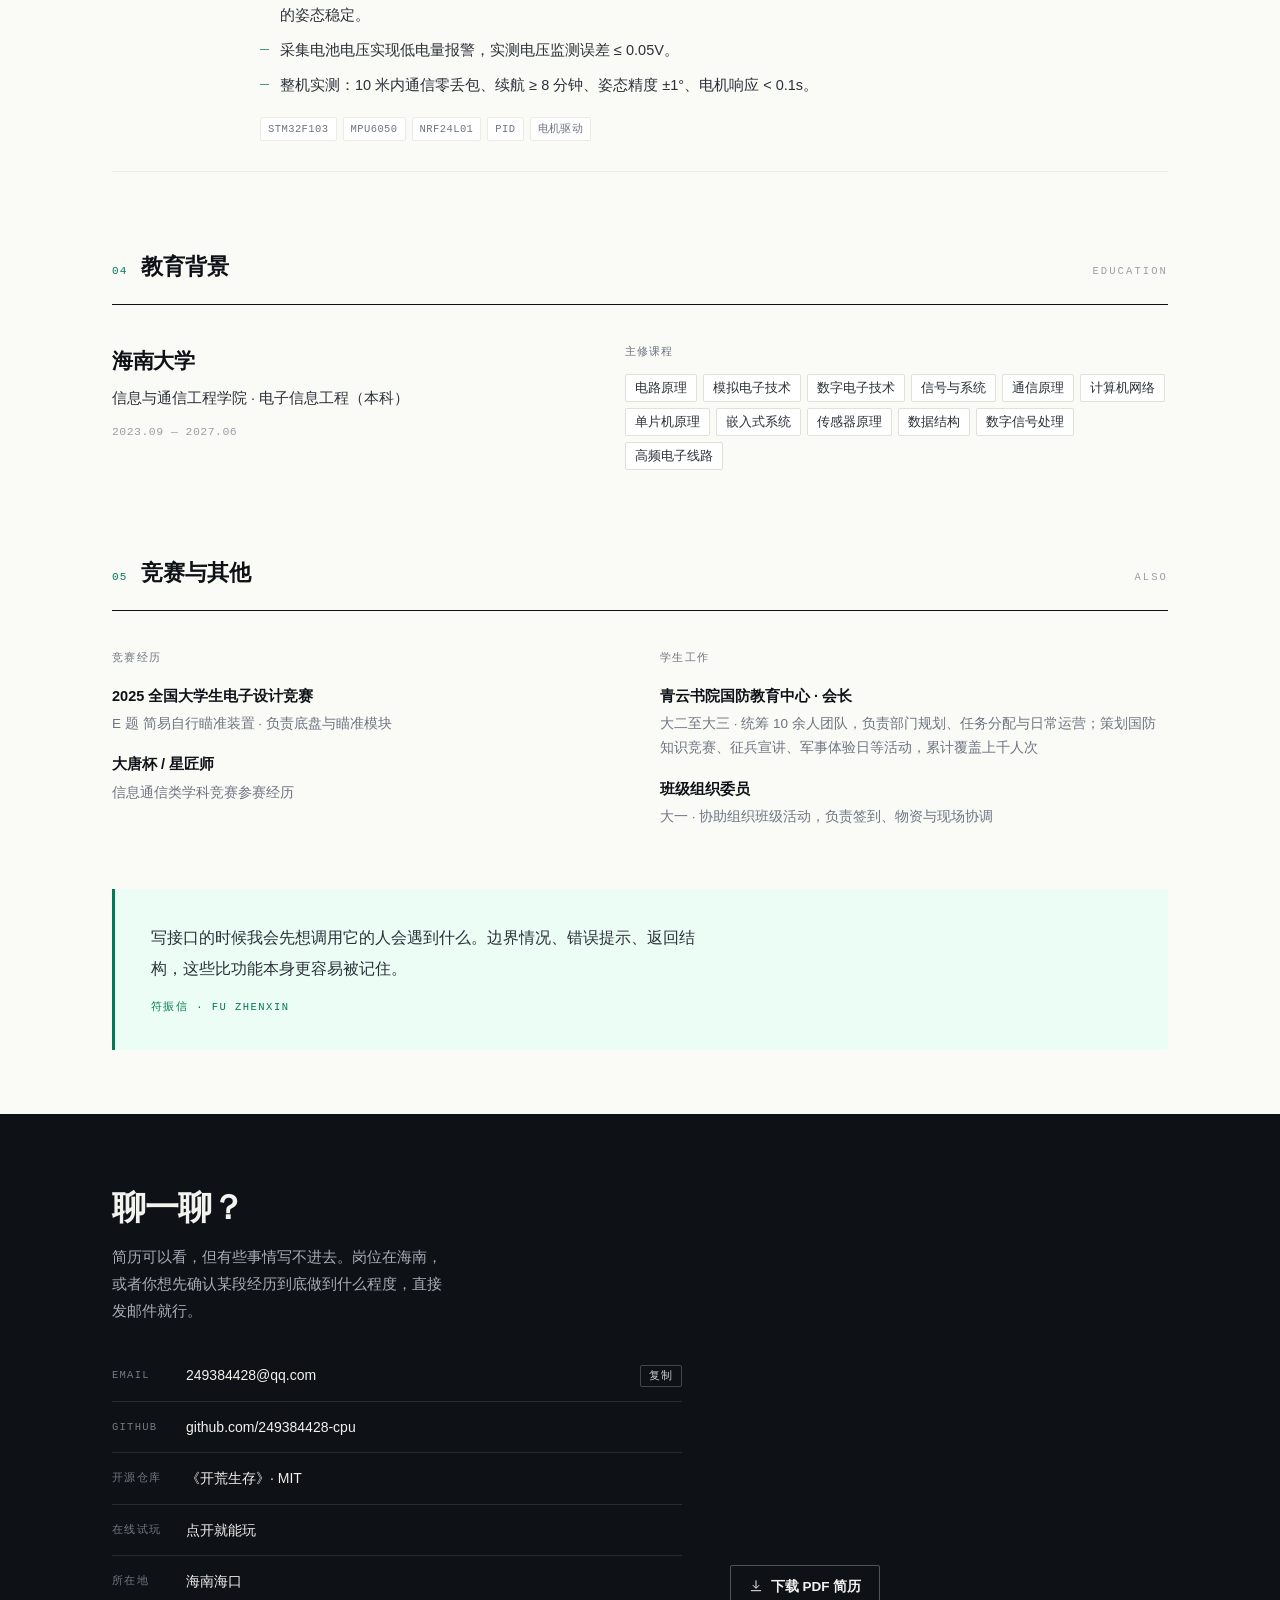
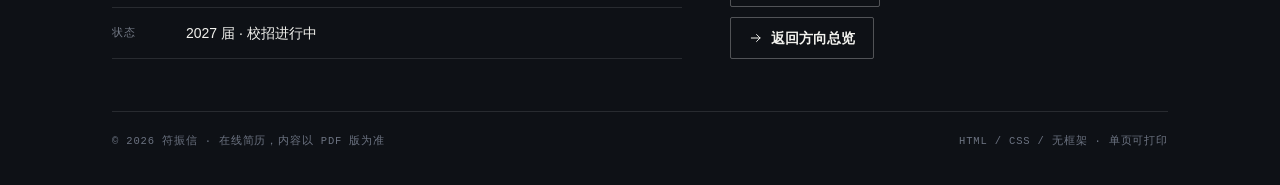
<file: backend.html>
<!DOCTYPE html>
<html lang="zh-CN">
<head>
<meta charset="utf-8">
<meta name="viewport" content="width=device-width, initial-scale=1">
<title>Python 后端 · 符振信 — 2027 届</title>
<meta name="description" content="业务接口、数据处理，边界情况比功能本身更花时间。海南大学电子信息工程2027 届。">
<meta name="author" content="符振信">
<meta property="og:title" content="Python 后端 · 符振信 — 2027 届">
<meta property="og:description" content="业务接口、数据处理，边界情况比功能本身更花时间。海南大学电子信息工程2027 届。">
<meta property="og:type" content="profile">
<meta property="og:url" content="https://249384428-cpu.github.io/resume/backend.html">
<meta property="og:image" content="https://249384428-cpu.github.io/resume/assets/og.png">
<meta property="og:image:width" content="1200">
<meta property="og:image:height" content="630">
<meta name="twitter:card" content="summary_large_image">
<meta name="theme-color" content="#047857">
<link rel="icon" href="data:image/svg+xml,%3Csvg xmlns='http://www.w3.org/2000/svg' viewBox='0 0 64 64'%3E%3Crect width='64' height='64' rx='10' fill='%230E1116'/%3E%3Ctext x='32' y='46' font-family='monospace' font-size='36' font-weight='700' fill='%23FFFFFF' text-anchor='middle'%3EF%3C/text%3E%3C/svg%3E">
<link rel="stylesheet" href="assets/style.css?v=17bde68b">
</head>
<body class="" style="--accent:#047857;--accent-soft:#ECFDF5">
<header class="top">
  <div class="wrap top-inner">
    <a class="brand" href="index.html">
      <span class="brand-name">符振信</span>
      <span class="brand-tag">Portfolio / 2027</span>
    </a>
    <nav class="tabs"><a class="tab" href="embedded.html">嵌入式</a><a class="tab" href="plc.html">PLC</a><a class="tab is-active" href="backend.html">后端</a><a class="tab" href="ai.html">AI</a><a class="tab" href="hardware.html">硬件</a><a class="tab" href="support.html">支持</a><a class="tab" href="general.html">汇总</a><a class="tab" href="works.html">作品</a></nav>
    <a class="top-cta" href="assets/pdf/backend.pdf" download><svg viewBox="0 0 24 24" fill="none" stroke="currentColor" stroke-width="1.7" stroke-linecap="round" stroke-linejoin="round"><path d="M12 3v12"/><path d="m7 11 5 5 5-5"/><path d="M4 20h16"/></svg><span>PDF 简历</span></a>
  </div>
</header>

<main>
  <section class="hero">
    <div class="wrap hero-grid">
      <div class="hero-anim">
        <p class="eyebrow">后端开发工程师 · 2027 届</p>
        <h1>接口要能跑，<br>也要能被别人看懂。</h1>
        <p class="hero-en">FU ZHENXIN / Backend Engineering</p>
        <p class="lead">在广州做了两个月后端实习，写业务接口和数据处理；自己从零搭过 Spring Boot 接大模型的对话服务，也写过近两千行的 Python 课程工程。写接口时习惯先想调用它的人会遇到什么。</p>
        <div class="actions">
          <a class="btn btn-primary" href="mailto:249384428@qq.com?subject=应聘Python 后端岗位"><svg viewBox="0 0 24 24" fill="none" stroke="currentColor" stroke-width="1.7" stroke-linecap="round" stroke-linejoin="round"><rect x="2.5" y="4.5" width="19" height="15" rx="2"/><path d="m3 6 9 6.5L21 6"/></svg>邮件联系</a>
          <a class="btn btn-ghost" href="assets/pdf/backend.pdf" download><svg viewBox="0 0 24 24" fill="none" stroke="currentColor" stroke-width="1.7" stroke-linecap="round" stroke-linejoin="round"><path d="M12 3v12"/><path d="m7 11 5 5 5-5"/><path d="M4 20h16"/></svg>下载 PDF 简历</a>
        </div>
      </div>
      <aside class="hero-anim">
      <dl class="spec"><div class="spec-row"><span class="spec-k">学历</span><span class="spec-v">本科 · 2027 届</span></div><div class="spec-row"><span class="spec-k">专业</span><span class="spec-v">电子信息工程</span></div><div class="spec-row"><span class="spec-k">所在地</span><span class="spec-v">海南海口</span></div><div class="spec-row"><span class="spec-k">求职</span><span class="spec-v">后端开发 / 服务端</span></div><div class="spec-row"><span class="spec-k">到岗</span><span class="spec-v">2027.07 前可实习</span></div></dl>
      <p class="spec-note">更新于 2026.11<br>在线版按方向重排<br>完整信息见 PDF</p>
    </aside>
    </div>
    <div class="wrap">
      <div class="metrics"><div class="metric"><div class="metric-v">8 周</div><div class="metric-l">后端实习</div></div><div class="metric"><div class="metric-v">4 套</div><div class="metric-l">Web 框架</div></div><div class="metric"><div class="metric-v">1900 行</div><div class="metric-l">Python 独立工程</div></div></div>
    </div>
  </section>

  <section class="block" id="skills">
  <div class="wrap">
    <div class="sec-head"><span class="sec-num">01</span><h2>技能</h2><span class="sec-en">Skillset</span></div>
    <div class="skill-row"><div class="skill-label">语言</div><div class="skill-items"><span class="tag">Python（熟练）</span><span class="tag">C</span><span class="tag">SQL</span><span class="tag">Java（了解）</span><span class="tag">JavaScript（基础）</span></div></div><div class="skill-row"><div class="skill-label">Web 框架</div><div class="skill-items"><span class="tag">Django</span><span class="tag">Flask</span><span class="tag">FastAPI</span><span class="tag">Spring Boot</span></div></div><div class="skill-row"><div class="skill-label">数据存储</div><div class="skill-items"><span class="tag">MySQL</span><span class="tag">SQLite</span><span class="tag">pickle / 文件持久化</span></div></div><div class="skill-row"><div class="skill-label">工程能力</div><div class="skill-items"><span class="tag">RESTful 接口设计</span><span class="tag">Git 分支协作</span><span class="tag">接口联调与自测</span><span class="tag">日志与异常处理</span></div></div><div class="skill-row"><div class="skill-label">其他</div><div class="skill-items"><span class="tag">Pandas / Matplotlib</span><span class="tag">Linux 常用命令</span><span class="tag">Postman 类接口调试</span></div></div>
  </div>
</section><section class="block" id="experience">
  <div class="wrap">
    <div class="sec-head"><span class="sec-num">02</span><h2>实习经历</h2><span class="sec-en">Experience</span></div>
    <div class="tl"><div class="tl-item">
      <div class="tl-head">
        <span class="tl-org">广州后浪来也</span>
        <span class="tl-role">后端 / 产品 / 大数据 实习生（轮岗）</span>
        <span class="tl-period">2026.06 — 2026.07</span>
      </div>
      <div class="tl-place">广州</div>
      <ul class="proj-list"><li>用 Python（Django / Flask / FastAPI）参与后端服务开发，完成接口编写与数据联调。</li><li>轮岗后端、产品、大数据三个角色，同一个需求从接口、功能到数据口径都跟过一遍，交付时少踩理解偏差。</li><li>独立搭建类豆包 AI Agent：集成语音通话与图像生成，设计多节点工作流实现端到端应用，走完需求梳理到上线演示。</li></ul>
    </div><div class="tl-item">
      <div class="tl-head">
        <span class="tl-org">海南凌峰科技</span>
        <span class="tl-role">工程部 · 实习工程师</span>
        <span class="tl-period">2026.07 — 2026.09</span>
      </div>
      <div class="tl-place">海口 · 江东新区排涝站自动化工程</div>
      <ul class="proj-list"><li>做过上位机组态与数据采集，理解现场数据怎么进系统、以什么频率进、丢了怎么办。</li><li>多设备联调中定位过通信异常，这种排查思路和后端查接口链路是一回事。</li></ul>
    </div></div>
  </div>
</section><section class="block" id="work">
  <div class="wrap">
    <div class="sec-head"><span class="sec-num">03</span><h2>项目与作品</h2><span class="sec-en">Selected Work</span></div>
    <article class="proj">
      <div class="proj-side">
        <div class="proj-no">P01</div>
        <div class="proj-period">2025.12</div>
      </div>
      <div class="proj-main">
        <h3>城市交通咨询系统（Python 课程设计）</h3>
        <div class="proj-kind">独立完成 · 约 1900 行</div>
        <ul class="proj-list"><li>单人完成约 1900 行 Python 工程：网络模型、算法层、输入处理、交互界面各自拆成类，改一处不用翻全文。</li><li>Dijkstra 用 heapq 实现优先队列，多目标查询（最少花费 / 最短时间）通过权重策略切换，避免复制算法。</li><li>输入校验和异常处理写得比功能本身还多，非法城市名、断连、空数据都有明确提示。</li><li>数据用 pickle 持久化，程序退出再进入不用重新录入路网。</li></ul>
        <div class="proj-stack"><span class="chip">Python</span><span class="chip">Dijkstra</span><span class="chip">dataclass</span><span class="chip">pickle</span><span class="chip">CLI</span></div>
      </div>
    </article><article class="proj">
      <div class="proj-side">
        <div class="proj-no">P02</div>
        <div class="proj-period">2026.06</div>
      </div>
      <div class="proj-main">
        <h3>Spring AI 2.0 智能对话应用</h3>
        <div class="proj-kind">后端 + AI 集成</div>
        <ul class="proj-list"><li>按 controller / config / tool 分层组织：ChatClient 在配置类里统一注册工具，控制器只负责协议与参数。</li><li>同时实现同步与 SSE 流式两套接口，流式用 Flux 逐段下发，前端边收边渲染。</li><li>工具以独立类实现并注册为 Bean，新增能力只需加一个工具类，不改主流程。</li><li>API Key 走环境变量注入，不写死在配置文件里。</li></ul>
        <div class="proj-stack"><span class="chip">Spring Boot 4</span><span class="chip">Spring AI 2.0</span><span class="chip">DeepSeek</span><span class="chip">SSE</span><span class="chip">JDK 21</span></div>
      </div>
    </article><article class="proj">
      <div class="proj-side">
        <div class="proj-no">P03</div>
        <div class="proj-period">2025.07 — 2025.08</div>
      </div>
      <div class="proj-main">
        <h3>2025 全国大学生电子设计竞赛 E 题 · 简易自行瞄准装置</h3>
        <div class="proj-kind">团队竞赛 · 负责底盘与瞄准模块</div>
        <ul class="proj-list"><li>以 TI MSPM0G3507 为主控，负责底盘循迹与瞄准模块的软件开发，外接八路灰度传感器、TB6612 驱动、步进电机与 OLED。</li><li>八路灰度实时采集路面偏移量，用 PWM + 定时器中断做电机闭环，编码器测速反馈给 PID 调节。</li><li>完成 1—5 圈循迹测试（单圈约 20s），2—3 环内精准定位（单圈 ≤ 2s），独立完成各项功能测试与数据记录。</li></ul>
        <div class="proj-stack"><span class="chip">TI MSPM0G3507</span><span class="chip">八路灰度</span><span class="chip">TB6612</span><span class="chip">步进电机</span><span class="chip">编码器</span></div>
      </div>
    </article><article class="proj">
      <div class="proj-side">
        <div class="proj-no">P04</div>
        <div class="proj-period">2025.07</div>
      </div>
      <div class="proj-main">
        <h3>基于 STM32 的小四轴无人机</h3>
        <div class="proj-kind">个人项目</div>
        <ul class="proj-list"><li>完成 STM32F103 飞控端与遥控器端软件开发，基于 NRF24L01 搭建 2.4G 双向通信，设计电机驱动与供电电路。</li><li>通过 MPU6050 采集加速度与角速度，编写 PID 解算姿态并输出四路 PWM，实现悬停时的姿态稳定。</li><li>采集电池电压实现低电量报警，实测电压监测误差 ≤ 0.05V。</li><li>整机实测：10 米内通信零丢包、续航 ≥ 8 分钟、姿态精度 ±1°、电机响应 &lt; 0.1s。</li></ul>
        <div class="proj-stack"><span class="chip">STM32F103</span><span class="chip">MPU6050</span><span class="chip">NRF24L01</span><span class="chip">PID</span><span class="chip">电机驱动</span></div>
      </div>
    </article>
  </div>
</section><section class="block" id="education">
  <div class="wrap">
    <div class="sec-head"><span class="sec-num">04</span><h2>教育背景</h2><span class="sec-en">Education</span></div>
    <div class="edu">
      <div>
        <div class="edu-school">海南大学</div>
        <div class="edu-sub">信息与通信工程学院 · 电子信息工程（本科）</div>
        <div class="edu-period">2023.09 — 2027.06</div>
      </div>
      <div>
        <div class="edu-note">主修课程</div>
        <div class="edu-courses"><span class="tag">电路原理</span><span class="tag">模拟电子技术</span><span class="tag">数字电子技术</span><span class="tag">信号与系统</span><span class="tag">通信原理</span><span class="tag">计算机网络</span><span class="tag">单片机原理</span><span class="tag">嵌入式系统</span><span class="tag">传感器原理</span><span class="tag">数据结构</span><span class="tag">数字信号处理</span><span class="tag">高频电子线路</span></div>
      </div>
    </div>
  </div>
</section><section class="block" id="more">
  <div class="wrap">
    <div class="sec-head"><span class="sec-num">05</span><h2>竞赛与其他</h2><span class="sec-en">Also</span></div>
    <div class="extra-grid">
      <div class="extra-col">
        <h3>竞赛经历</h3>
        <div class="extra-item"><div class="extra-t">2025 全国大学生电子设计竞赛</div><div class="extra-d">E 题 简易自行瞄准装置 · 负责底盘与瞄准模块</div></div><div class="extra-item"><div class="extra-t">大唐杯 / 星匠师</div><div class="extra-d">信息通信类学科竞赛参赛经历</div></div>
      </div>
      <div class="extra-col">
        <h3>学生工作</h3>
        <div class="extra-item"><div class="extra-t">青云书院国防教育中心 · 会长</div><div class="extra-d">大二至大三 · 统筹 10 余人团队，负责部门规划、任务分配与日常运营；策划国防知识竞赛、征兵宣讲、军事体验日等活动，累计覆盖上千人次</div></div><div class="extra-item"><div class="extra-t">班级组织委员</div><div class="extra-d">大一 · 协助组织班级活动，负责签到、物资与现场协调</div></div>
      </div>
    </div>
    <div class="closing">
      <p>写接口的时候我会先想调用它的人会遇到什么。边界情况、错误提示、返回结构，这些比功能本身更容易被记住。</p>
      <span class="who">符振信 · FU ZHENXIN</span>
    </div>
  </div>
</section>
</main>

<footer class="footer">
  <div class="wrap footer-inner">
    <div>
      <h2>聊一聊？</h2>
      <p class="f-lead">简历可以看，但有些事情写不进去。岗位在海南，或者你想先确认某段经历到底做到什么程度，直接发邮件就行。</p>
      <p class="print-only f-print-title">联系方式 / Contact</p>
      <div class="f-row print-only"><span class="f-k">手机</span><span class="f-v">15799056622</span></div>
      <div class="f-row">
        <span class="f-k">Email</span>
        <a class="f-v" href="mailto:249384428@qq.com">249384428@qq.com</a>
        <button class="copy-btn" type="button" data-copy="249384428@qq.com">复制</button>
      </div>
      <div class="f-row"><span class="f-k">GitHub</span><a class="f-v" href="https://github.com/249384428-cpu" target="_blank" rel="noopener">github.com/249384428-cpu</a></div><div class="f-row f-extra"><span class="f-k">开源仓库</span><a class="f-v" href="https://github.com/249384428-cpu/kaihuang-survival" target="_blank" rel="noopener">《开荒生存》· MIT</a></div><div class="f-row f-extra"><span class="f-k">在线试玩</span><a class="f-v" href="https://249384428-cpu.github.io/kaihuang-survival/" target="_blank" rel="noopener">点开就能玩</a></div>
      <div class="f-row"><span class="f-k">所在地</span><span class="f-v">海南海口</span></div>
      <div class="f-row f-status"><span class="f-k">状态</span><span class="f-v">2027 届 · 校招进行中</span></div>
    </div>
    <div class="f-right">
        <a class="f-btn" href="assets/pdf/backend.pdf" download><svg viewBox="0 0 24 24" fill="none" stroke="currentColor" stroke-width="1.7" stroke-linecap="round" stroke-linejoin="round"><path d="M12 3v12"/><path d="m7 11 5 5 5-5"/><path d="M4 20h16"/></svg> 下载 PDF 简历</a>
        <a class="f-btn" href="index.html"><svg viewBox="0 0 24 24" fill="none" stroke="currentColor" stroke-width="1.7" stroke-linecap="round" stroke-linejoin="round"><path d="M4 12h15"/><path d="m13 6 6 6-6 6"/></svg> 返回方向总览</a>
      </div>
  </div>
  <div class="wrap">
    <div class="colophon">
      <span>© 2026 符振信 · 在线简历，内容以 PDF 版为准</span>
      <span>HTML / CSS / 无框架 · 单页可打印</span>
    </div>
  </div>
</footer>
<div class="toast" role="status" aria-live="polite"></div>
<script src="assets/app.js?v=17bde68b"></script>
</body>
</html>
</file>
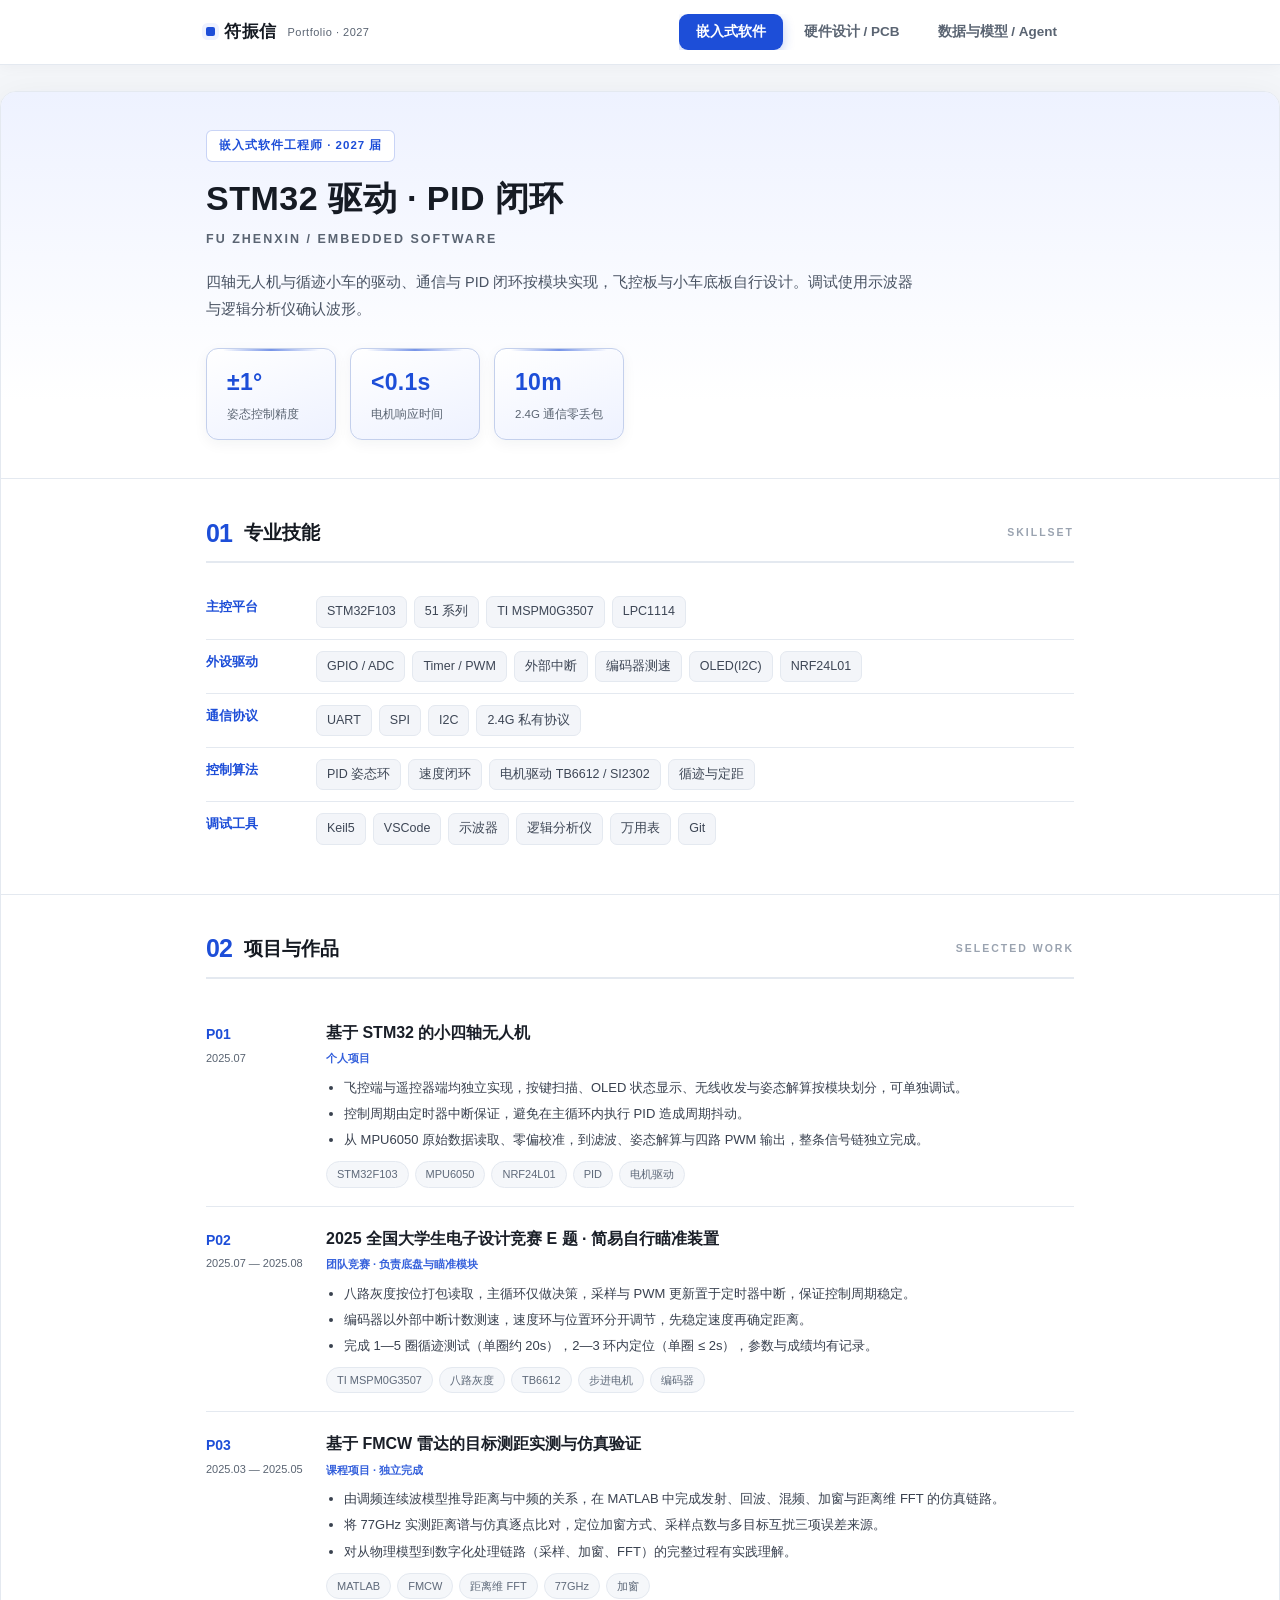
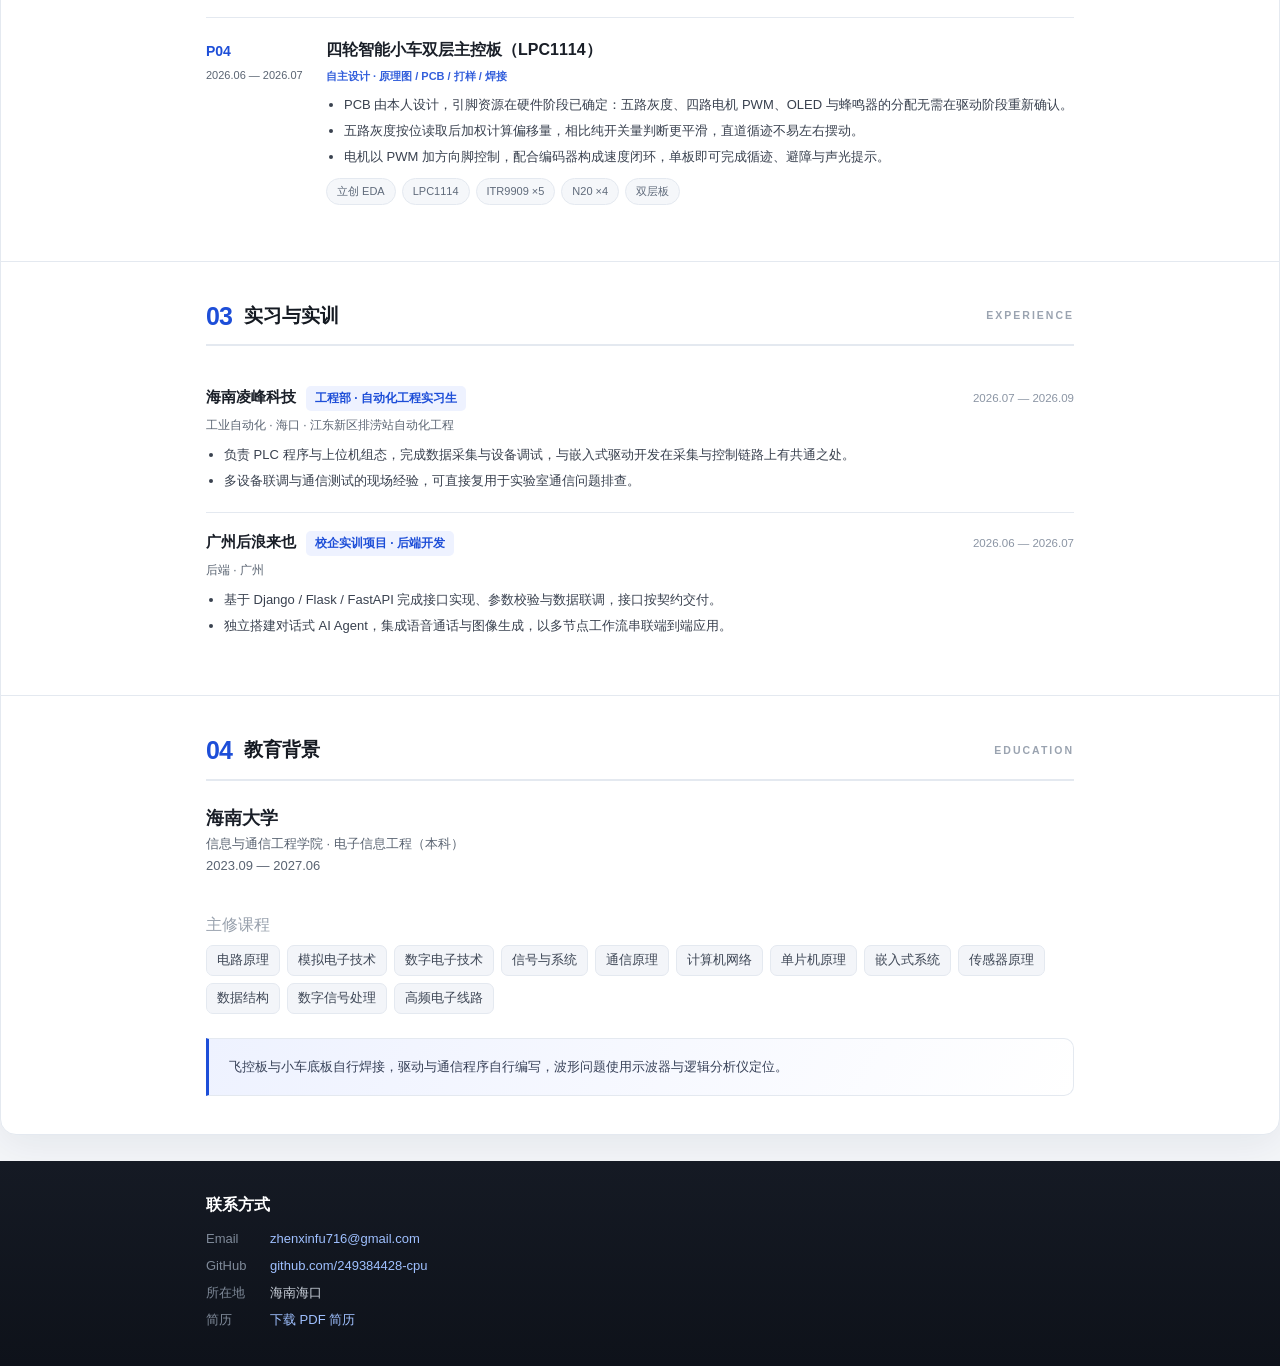
<file: cv.html>
<!DOCTYPE html>
<html lang="zh-CN">
<head>
<meta charset="utf-8">
<meta name="viewport" content="width=device-width, initial-scale=1">
<title>符振信 · 在线简历</title>
<style>
  :root{--ink:#151a22;--sub:#5a6472;--line:#e4e9f0;--paper:#ffffff;--bg:#f4f6f9;--accent:#1d4ed8;--accent-soft:#eef2ff}
  *{box-sizing:border-box}
  html,body{margin:0;min-height:100%}
  body{background:var(--bg);color:var(--ink);font-family:-apple-system,"Segoe UI","Microsoft YaHei",sans-serif;line-height:1.7;-webkit-font-smoothing:antialiased}
  .wrap{max-width:920px;margin:0 auto;padding:0 26px}
  header.top{position:sticky;top:0;z-index:20;background:rgba(255,255,255,.95);backdrop-filter:blur(14px);border-bottom:1px solid var(--line);box-shadow:0 2px 14px rgba(20,30,50,.04)}
  .top-inner{display:flex;align-items:center;gap:20px;height:64px}
  .brand{font-weight:800;font-size:17px;letter-spacing:.5px;white-space:nowrap;display:flex;align-items:center;gap:9px}
  .brand::before{content:"";width:9px;height:9px;border-radius:2px;background:var(--accent);box-shadow:0 0 0 4px var(--accent-soft)}
  .brand small{font-weight:500;color:var(--sub);font-size:11px;margin-left:2px}
  .tabs{display:flex;gap:4px;margin-left:auto;overflow-x:auto}
  .tab{border:1px solid transparent;background:transparent;color:var(--sub);padding:8px 16px;border-radius:9px;font-size:13.5px;cursor:pointer;white-space:nowrap;font-weight:600;transition:all .2s ease}
  .tab:hover{background:var(--accent-soft);color:var(--accent)}
  .tab.on{background:var(--accent);color:#fff;box-shadow:0 4px 12px color-mix(in srgb,var(--accent) 28%,transparent)}
  main{background:var(--paper);margin:26px auto;border:1px solid var(--line);border-radius:16px;overflow:hidden;box-shadow:0 10px 40px rgba(20,30,50,.07)}
  section{padding:38px 0;border-bottom:1px solid var(--line)}
  section:last-child{border-bottom:0}
  section:first-child{background:linear-gradient(180deg,var(--accent-soft) 0%,#fff 80%)}
  .eyebrow{display:inline-block;color:var(--accent);font-size:11.5px;font-weight:700;letter-spacing:1px;margin:0 0 14px;padding:5px 12px;border-radius:6px;background:#fff;border:1px solid color-mix(in srgb,var(--accent) 24%,transparent)}
  h1{font-size:34px;line-height:1.35;margin:0 0 8px;letter-spacing:.5px;font-weight:800;color:#161b24}
  h1 .br{display:block}
  .en{color:var(--sub);font-size:12.5px;letter-spacing:2px;margin:0 0 18px;text-transform:uppercase;font-weight:600}
  .lead{color:#495363;font-size:14.5px;max-width:720px;margin:0 0 26px;line-height:1.85}
  .metrics{display:flex;gap:14px;flex-wrap:wrap}
  .metric{position:relative;background:linear-gradient(160deg,#fff,var(--accent-soft));border:1px solid color-mix(in srgb,var(--accent) 16%,var(--line));border-radius:12px;padding:14px 20px;min-width:130px;box-shadow:0 4px 14px rgba(20,30,50,.05);transition:transform .2s ease,box-shadow .2s ease}
  .metric:hover{transform:translateY(-3px);box-shadow:0 8px 22px color-mix(in srgb,var(--accent) 18%,transparent)}
  .metric::before{content:"";position:absolute;top:0;left:16px;right:16px;height:2px;background:linear-gradient(90deg,transparent,var(--accent),transparent);opacity:.6}
  .metric .v{font-size:23px;font-weight:800;color:var(--accent);letter-spacing:.3px}
  .metric .l{font-size:11.5px;color:var(--sub);margin-top:3px}
  .sec-h{display:flex;align-items:center;gap:12px;margin-bottom:22px;padding-bottom:12px;border-bottom:2px solid var(--line)}
  .sec-h .n{font-size:25px;color:var(--accent);font-weight:800;line-height:1;letter-spacing:-1px}
  .sec-h h2{font-size:19px;margin:0;font-weight:800}
  .sec-h .e{margin-left:auto;color:#9aa3b0;font-size:10.5px;letter-spacing:2px;text-transform:uppercase;font-weight:600}
  .skill-row{display:flex;gap:14px;padding:11px 0;border-bottom:1px solid var(--line)}
  .skill-row:last-child{border-bottom:0}
  .skill-k{flex:0 0 96px;color:var(--accent);font-weight:700;font-size:13px}
  .tags{display:flex;flex-wrap:wrap;gap:7px}
  .tag{background:#f3f5f9;border:1px solid var(--line);border-radius:7px;padding:4px 10px;font-size:12.5px;color:#3d4655;font-weight:500}
  .proj{display:flex;gap:20px;padding:18px 0;border-bottom:1px solid var(--line)}
  .proj:last-child{border-bottom:0}
  .proj-side{flex:0 0 100px;color:var(--sub);font-size:11px;padding-top:4px}
  .proj-side .no{display:block;font-weight:800;color:var(--accent);font-size:14px;margin-bottom:2px}
  .proj-body{flex:1}
  .proj-body h3{margin:0 0 3px;font-size:16px;font-weight:700;color:#1a1f28}
  .proj-kind{color:var(--accent);font-size:11px;margin-bottom:9px;font-weight:600;opacity:.9}
  .proj-body ul{margin:0;padding-left:18px}
  .proj-body li{font-size:13px;margin:4px 0;color:#39414f}
  .proj-stack{margin-top:10px;display:flex;gap:6px;flex-wrap:wrap}
  .chip{font-size:11px;color:#5f6a7a;background:#f5f7fa;border:1px solid var(--line);border-radius:20px;padding:3px 10px}
  .tl-item{padding:16px 0;border-bottom:1px solid var(--line)}
  .tl-item:last-child{border-bottom:0}
  .tl-head{display:flex;flex-wrap:wrap;gap:10px;align-items:baseline}
  .tl-org{font-weight:800;font-size:15px;color:#1a1f28}
  .tl-role{color:var(--accent);font-weight:700;font-size:12px;background:var(--accent-soft);padding:2px 9px;border-radius:5px}
  .tl-period{margin-left:auto;color:#8b95a4;font-size:11.5px;font-weight:500}
  .tl-place{color:var(--sub);font-size:12px;margin:4px 0 9px}
  .tl-item ul{margin:0;padding-left:18px}
  .tl-item li{font-size:13px;margin:4px 0;color:#39414f}
  .edu{display:flex;gap:24px;flex-wrap:wrap}
  .edu h3{margin:0;font-size:18px;font-weight:800;color:#1a1f28}
  .edu .sub{color:var(--sub);font-size:13px}
  .edu .cols{display:flex;gap:26px;flex-wrap:wrap;margin-top:10px}
  .closing{background:linear-gradient(120deg,var(--accent-soft),#fff);border:1px solid var(--line);border-left:3px solid var(--accent);padding:16px 20px;border-radius:0 10px 10px 0;font-size:13px;color:#374158;margin-top:24px;line-height:1.8}
  footer{background:linear-gradient(180deg,#151a24,#0e121a);color:#c9d0da;padding:30px 0;font-size:13px}
  footer h2{margin:0 0 10px;color:#fff;font-size:16px}
  .frow{margin:5px 0}
  .fk{display:inline-block;width:64px;color:#7f8a99}
  footer a{color:#9fc0ff;text-decoration:none}
  @media(prefers-reduced-motion:reduce){*{animation:none!important}}
  @media(max-width:640px){.proj{flex-direction:column;gap:6px}.proj-side{flex:auto}.tl-period{margin-left:0}h1{font-size:23px}}
</style>
</head>
<body>
<header class="top"><div class="wrap top-inner">
  <div class="brand" id="brand"></div>
  <div class="tabs" id="tabs"></div>
</div></header>

<main>
  <section><div class="wrap">
    <p class="eyebrow" id="eyebrow"></p>
    <h1 id="headline"></h1>
    <p class="en" id="en"></p>
    <p class="lead" id="lead"></p>
    <div class="metrics" id="metrics"></div>
  </div></section>

  <section><div class="wrap">
    <div class="sec-h"><span class="n">01</span><h2>专业技能</h2><span class="e">Skillset</span></div>
    <div id="skills"></div>
  </div></section>

  <section><div class="wrap">
    <div class="sec-h"><span class="n">02</span><h2>项目与作品</h2><span class="e">Selected Work</span></div>
    <div id="projects"></div>
  </div></section>

  <section><div class="wrap">
    <div class="sec-h"><span class="n">03</span><h2>实习与实训</h2><span class="e">Experience</span></div>
    <div id="experience"></div>
  </div></section>

  <section><div class="wrap">
    <div class="sec-h"><span class="n">04</span><h2>教育背景</h2><span class="e">Education</span></div>
    <div class="edu" id="edu"></div>
    <div class="closing" id="closing"></div>
  </div></section>
</main>

<footer><div class="wrap">
  <h2>联系方式</h2>
  <div class="frow"><span class="fk">Email</span><a id="email" href=""></a></div>
  <div class="frow"><span class="fk">GitHub</span><a id="gh" href="" target="_blank" rel="noopener"></a></div>
  <div class="frow"><span class="fk">所在地</span><span id="city"></span></div>
  <div class="frow"><span class="fk">简历</span><a id="pdf" href="assets/pdf/general.pdf" download>下载 PDF 简历</a></div>
</div></footer>



<script>
const D = {"profile": {"name": "符振信", "name_en": "FU ZHENXIN", "school": "海南大学", "college": "信息与通信工程学院", "major": "电子信息工程", "degree": "本科", "grade": "2023 级", "grad": "2027 届", "city": "海南海口", "email": "zhenxinfu716@gmail.com", "phone": "15799056622", "github": "249384428-cpu", "pdf": "assets/pdf/general.pdf", "site_url": "https://249384428-cpu.github.io/resume", "links": [["开源仓库", "https://github.com/249384428-cpu/kaihuang-survival", "《开荒生存》· MIT"], ["在线试玩", "https://249384428-cpu.github.io/kaihuang-survival/", "无需安装"]]}, "edu": {"school": "海南大学", "college": "信息与通信工程学院", "major": "电子信息工程（本科）", "period": "2023.09 — 2027.06", "note": "主修课程", "courses": ["电路原理", "模拟电子技术", "数字电子技术", "信号与系统", "通信原理", "计算机网络", "单片机原理", "嵌入式系统", "传感器原理", "数据结构", "数字信号处理", "高频电子线路"]}, "extras": {"competition": [["2025 全国大学生电子设计竞赛", "E 题 简易自行瞄准装置 · 负责底盘与瞄准模块"]], "leadership": [["青云书院国防教育中心 · 会长", "大二至大三 · 统筹 10 余人团队，负责部门规划、任务分配与日常运营；策划国防知识竞赛、征兵宣讲、军事体验日等活动，累计覆盖千余人次"], ["班级组织委员", "大一 · 协助组织班级活动，负责签到、物资与现场协调"]]}, "directions": {"embedded": {"name": "嵌入式软件", "en": "Embedded Software", "eyebrow": "嵌入式软件工程师 · 2027 届", "headline": "STM32 驱动 · PID 闭环", "lead": "四轴无人机与循迹小车的驱动、通信与 PID 闭环按模块实现，飞控板与小车底板自行设计。调试使用示波器与逻辑分析仪确认波形。", "metrics": [["±1°", "姿态控制精度"], ["<0.1s", "电机响应时间"], ["10m", "2.4G 通信零丢包"]], "specs": [["学历", "本科 · 2027 届"], ["专业", "电子信息工程"], ["所在地", "海南海口"], ["求职", "嵌入式软件 / 固件开发"], ["到岗", "2027.07 前可实习"]], "skills": [["主控平台", ["STM32F103", "51 系列", "TI MSPM0G3507", "LPC1114"]], ["外设驱动", ["GPIO / ADC", "Timer / PWM", "外部中断", "编码器测速", "OLED(I2C)", "NRF24L01"]], ["通信协议", ["UART", "SPI", "I2C", "2.4G 私有协议"]], ["控制算法", ["PID 姿态环", "速度闭环", "电机驱动 TB6612 / SI2302", "循迹与定距"]], ["调试工具", ["Keil5", "VSCode", "示波器", "逻辑分析仪", "万用表", "Git"]]], "projects": ["drone", "ece", "radar", "carboard"], "experience": ["lingfeng", "laillai"], "closing": "飞控板与小车底板自行焊接，驱动与通信程序自行编写，波形问题使用示波器与逻辑分析仪定位。", "accent": "#1D4ED8", "accent_soft": "#EEF2FF"}, "hardware": {"name": "硬件设计 / PCB", "en": "Hardware & Layout", "eyebrow": "硬件工程师 · 2027 届", "headline": "双层板 Layout · 打样验证", "lead": "四轮小车底板与 PerFei 飞控板的原理图、Layout、Gerber 与 BOM 由本人完成。电源、电机驱动与地平面按设计规则核对，焊接与上电测试自行完成。", "metrics": [["2 块", "自主设计主板"], ["双层", "板层结构"], ["0603", "贴装密度"]], "specs": [["学历", "本科 · 2027 届"], ["专业", "电子信息工程"], ["所在地", "海南海口"], ["求职", "硬件设计 / PCB Layout"], ["到岗", "2027.07 前可实习"]], "skills": [["EDA 工具", ["Altium Designer", "立创 EDA", "原理图 / PCB / Gerber", "BOM 与坐标文件输出"]], ["电路设计", ["Buck 降压与电池供电", "MOS 电机驱动", "MCU 最小系统", "传感器与接口电路"]], ["Layout 要点", ["双层板布局", "地平面与回流路径", "大电流走线加宽", "时钟与差分线避让"]], ["器件与工艺", ["0603 阻容高密度贴装", "封装与实物核对", "连接器选型", "可制造性检查"]], ["焊接与测试", ["手焊与返修", "分模块上电", "万用表 / 示波器验证", "信号完整性初判"]]], "projects": ["carboard", "perfei", "radar", "drone"], "experience": ["lingfeng", "laillai"], "closing": "输出 Gerber 前逐项核对封装、丝印、间距与阻焊桥，完成打样与焊接后按电源、主控、外设顺序上电测试。", "accent": "#0E7490", "accent_soft": "#ECFEFF"}, "ai": {"name": "数据与模型 / Agent", "en": "Data, Model & Agent", "eyebrow": "AI 应用 / 模型工程 · 2027 届", "headline": "数据集 · Qwen 微调 · 智能体", "lead": "开放传神见习周构造 100 条 Linux 排障问答数据集并完成 Qwen2-0.5B 的 LoRA 微调；《开荒生存》与数据集在 GitHub 公开；独立完成语音加图像生成的智能体。", "metrics": [["100 条", "结构化问答"], ["0.5B", "Qwen2 + LoRA"], ["2 个", "公开仓库"]], "specs": [["学历", "本科 · 2027 届"], ["专业", "电子信息工程"], ["所在地", "海南海口"], ["求职", "数据与模型 / Agent"], ["到岗", "2027.07 前可实习"]], "skills": [["数据", ["JSONL 结构归一化", "全量脚本校验", "90 / 10 切分", "数据卡与来源标注"]], ["模型", ["Qwen2-0.5B + LoRA 训练与调参", "PyTorch 本地训练（RTX 4060 / CUDA 12.3）", "前后对比与分项评测"]], ["智能体", ["执行循环与停止条件", "Function Calling（Spring AI 2.0 + SSE）", "MCP 与工具协议", "Skill 封装", "上下文分层", "四种测试"]], ["开源与工具", ["CSGClaw", "GitHub / Pages 发布", "MIT 与 README", "单文件 HTML 零依赖"]], ["工程", ["Python（Django / Flask / FastAPI）", "Java（Spring AI）", "Linux 排障", "Git", "西门子与和利时 PLC + 组态王"]]], "projects": ["dataset", "kaihuang", "multiagent"], "experience": ["opencsg", "laillai", "lingfeng"], "closing": "Qwen2-0.5B 微调后的输出按四项指标核对：格式完整、顺序正确、缺信息时追问、越权操作确认。", "accent": "#6D28D9", "accent_soft": "#F5F3FF"}}, "projects": {"carboard": {"title": "四轮智能小车双层主控板（LPC1114）", "period": "2026.06 — 2026.07", "kind": "自主设计 · 原理图 / PCB / 打样 / 焊接", "stack": ["立创 EDA", "LPC1114", "ITR9909 ×5", "N20 ×4", "双层板"], "variants": {"embedded": ["PCB 由本人设计，引脚资源在硬件阶段已确定：五路灰度、四路电机 PWM、OLED 与蜂鸣器的分配无需在驱动阶段重新确认。", "五路灰度按位读取后加权计算偏移量，相比纯开关量判断更平滑，直道循迹不易左右摆动。", "电机以 PWM 加方向脚控制，配合编码器构成速度闭环，单板即可完成循迹、避障与声光提示。"], "hardware": ["双层板布局：底层整片铺地作为回流路径，电机大电流走线加宽并远离灰度信号线，避免循迹采样受电机噪声影响。", "五路 ITR9909 沿板边等距排布，安装孔与探头开孔位置按实物车架反推确定，降低装配对位偏差。", "0603 阻容高密度贴装，封装库全部按实物核对后再绘制；导出 Gerber 前逐项检查线宽、间距、丝印与阻焊。", "打样后独立手焊，按模块分批上电（电源—主控—外设），缩小排查范围。"], "ai": ["以立创 EDA 完成原理图与双层 PCB：LPC1114 核心板座、五路 ITR9909 光电循迹、四路 N20 电机接口、OLED（I2C）、蜂鸣器与按键。", "两节 14500 锂电池供电，含防反接与稳压，逻辑电源与电机电源分开走线。", "导出 Gerber 与 BOM 交付打样，回板后独立完成焊接并逐模块上电测试。"]}}, "dataset": {"title": "Linux 排障数据集 + Qwen2-0.5B LoRA 微调", "period": "2026.11", "kind": "数据集 · 模型微调 · 开放传神 AI+ 见习周", "stack": ["Qwen2-0.5B-Instruct", "LoRA", "JSONL", "PyTorch", "CSGHub"], "variants": {"embedded": ["构建 100 条问答：60 条从报错到排查（20 类故障各三种问法）、20 条信息不足需追问、20 条危险操作需确认。输出固定为八段，从风险等级到需确认，训练目标是一套回答规范而非 Linux 知识本身。", "以校验脚本对全量数据做一致性检查：100 条中无一条第四段使用规定段名，69 条存在三种叫法、31 条缺段；64 条将判断理由混入风险等级字段；答案中位数 565 字、最长 1130 字；问法无重复，训练集与验证集无交叉。随后按段名切分、补齐缺失段、统一 system 提示，按固定种子以 90/10 划分。", "基于 Qwen2-0.5B-Instruct 做 LoRA 微调：秩 8、学习率 1e-4、3 轮、max_length 2048、梯度累积 8。小样本阶段完成训练并输出前后对比；扩展至 100 条后按同一评测口径记录结果，差异归因尚未确定，三个假设待验证，未验证的结论不计入成果。"], "hardware": ["构建 100 条问答：60 条从报错到排查（20 类故障各三种问法）、20 条信息不足需追问、20 条危险操作需确认。输出固定为八段，从风险等级到需确认，训练目标是一套回答规范而非 Linux 知识本身。", "以校验脚本对全量数据做一致性检查：100 条中无一条第四段使用规定段名，69 条存在三种叫法、31 条缺段；64 条将判断理由混入风险等级字段；答案中位数 565 字、最长 1130 字；问法无重复，训练集与验证集无交叉。随后按段名切分、补齐缺失段、统一 system 提示，按固定种子以 90/10 划分。", "基于 Qwen2-0.5B-Instruct 做 LoRA 微调：秩 8、学习率 1e-4、3 轮、max_length 2048、梯度累积 8。小样本阶段完成训练并输出前后对比；扩展至 100 条后按同一评测口径记录结果，差异归因尚未确定，三个假设待验证，未验证的结论不计入成果。"], "ai": ["构建 100 条 Linux 排障问答：60 条从报错到排查（20 类故障各三种问法）、20 条信息不足需追问、20 条危险操作需确认，输出固定八段。", "以校验脚本对全量数据做一致性检查，查出无一条第四段使用规定段名、64 条将判断理由混入风险等级；随后按段名切分、补齐缺失段、统一 system 提示，按固定种子以 90/10 切分。", "Qwen2-0.5B 加 LoRA（秩 8 / 学习率 1e-4 / 3 轮 / max_length 2048 / 梯度累积 8）：小样本阶段完成训练并输出前后对比，按格式完整、顺序正确、缺信息追问、越权确认四项核对；扩展至 100 条后按同一评测口径记录结果，三个假设待验证。"]}}, "drone": {"title": "基于 STM32 的小四轴无人机", "period": "2025.07", "kind": "个人项目", "stack": ["STM32F103", "MPU6050", "NRF24L01", "PID", "电机驱动"], "variants": {"embedded": ["飞控端与遥控器端均独立实现，按键扫描、OLED 状态显示、无线收发与姿态解算按模块划分，可单独调试。", "控制周期由定时器中断保证，避免在主循环内执行 PID 造成周期抖动。", "从 MPU6050 原始数据读取、零偏校准，到滤波、姿态解算与四路 PWM 输出，整条信号链独立完成。"], "hardware": ["飞控板与遥控器的供电、四路电机驱动电路独立设计，含电池电压采样分压网络与防反接保护。", "布线时将电机大电流回路与 MPU6050 的 I2C 走线分置两侧，降低换相过程中的地弹干扰。", "完成打样、手工焊接与上电测试全流程，整机实测 10 米通信零丢包、续航 ≥ 8 分钟。"], "ai": ["完成 STM32F103 飞控端与遥控器端软件开发，基于 NRF24L01 搭建 2.4G 双向通信，设计电机驱动与供电电路。", "通过 MPU6050 采集加速度与角速度，编写 PID 姿态解算并输出四路 PWM，实现悬停状态下的姿态稳定。", "采集电池电压实现低电量报警，实测电压监测误差 ≤ 0.05V。", "整机实测：10 米内通信零丢包、续航 ≥ 8 分钟、姿态精度 ±1°、电机响应 < 0.1s。"]}}, "ece": {"title": "2025 全国大学生电子设计竞赛 E 题 · 简易自行瞄准装置", "period": "2025.07 — 2025.08", "kind": "团队竞赛 · 负责底盘与瞄准模块", "stack": ["TI MSPM0G3507", "八路灰度", "TB6612", "步进电机", "编码器"], "variants": {"embedded": ["八路灰度按位打包读取，主循环仅做决策，采样与 PWM 更新置于定时器中断，保证控制周期稳定。", "编码器以外部中断计数测速，速度环与位置环分开调节，先稳定速度再确定距离。", "完成 1—5 圈循迹测试（单圈约 20s），2—3 环内定位（单圈 ≤ 2s），参数与成绩均有记录。"], "hardware": ["八路灰度传感器的安装高度与间距在实物上反复调整，规避反光地面误判与相邻通道串扰。", "电机驱动与主控分开供电，步进电机部分单独走线并加去耦，降低对灰度采样的干扰。", "完成小车 1—5 圈循迹测试（单圈约 20s），2—3 环内定位（单圈 ≤ 2s）。"], "ai": ["以 TI MSPM0G3507 为主控，负责底盘循迹与瞄准模块的软件开发，外接八路灰度传感器、TB6612 驱动、步进电机与 OLED。", "八路灰度实时采集路面偏移量，以 PWM 与定时器中断实现电机闭环，编码器测速反馈至 PID 调节。", "完成 1—5 圈循迹测试（单圈约 20s），2—3 环内实现定位（单圈 ≤ 2s），各项功能测试与数据记录独立完成。"]}}, "kaihuang": {"title": "开荒生存 · 开源动作 Roguelite", "period": "2026.11", "kind": "开源项目 · CSGClaw · 已发布", "stack": ["单文件 HTML", "Canvas", "CSGClaw", "MIT", "GitHub Pages"], "variants": {"embedded": ["基于 CSGClaw 开发的单文件动作 Roguelite，约 2400 行 HTML，零外部依赖，双击即可运行；已发布于 github.com/249384428-cpu/kaihuang-survival（MIT，README 与截图齐全），并通过 GitHub Pages 提供在线试玩。", "五种武器的判定形状、前摇后摇与位移惩罚各不相同；包含 36 张升级卡、三章三 Boss、程序化地形与代码生成的像素精灵。", "迭代过程中以 Node 无头仿真结合真实浏览器截图验收，定位到 drawVfx 未定义导致每帧崩溃的问题；随后增加 16 项 FEATURE_MANIFEST 启动自检，避免功能在重建时丢失。"], "hardware": ["基于 CSGClaw 开发的单文件动作 Roguelite，约 2400 行 HTML，零外部依赖，双击即可运行；已发布于 github.com/249384428-cpu/kaihuang-survival（MIT，README 与截图齐全），并通过 GitHub Pages 提供在线试玩。", "五种武器的判定形状、前摇后摇与位移惩罚各不相同；包含 36 张升级卡、三章三 Boss、程序化地形与代码生成的像素精灵。", "迭代过程中以 Node 无头仿真结合真实浏览器截图验收，定位到 drawVfx 未定义导致每帧崩溃的问题；随后增加 16 项 FEATURE_MANIFEST 启动自检，避免功能在重建时丢失。"], "ai": ["以 CSGClaw 生成单文件动作 Roguelite，约 2400 行 HTML，零外部依赖；已开源（MIT）并提供 Pages 在线试玩，入口含 16 项启动自检。", "五种武器判定形状与前后摇各不相同，36 张升级卡、三章三 Boss、程序化地形与代码生成的像素精灵。", "验收环节用 Node 无头仿真加浏览器截图逐帧核对，定位到入场白屏与每帧崩溃两类问题，修复后固化为启动自检项。"]}}, "multiagent": {"title": "多 Agent 评测与求职工作台（CSGClaw）", "period": "2026.11", "kind": "个人项目 · 对照评测", "stack": ["CSGClaw", "多 Agent 协作", "对照评测", "断网可用"], "variants": {"embedded": ["以同一份校招任务单做 10 轮对照：单 Agent 5 轮、多 Agent 5 轮。两组完成率均为 100%，事实错误 0，硬门槛漏判 0。", "多 Agent 平均 650.4s、单 Agent 平均 844.2s；剔除一次 1918s 挂起后单 Agent 反而更快，说明并行拆分的收益取决于任务粒度，而非 Agent 数量。", "评测口径先定义再执行：完成率、事实错误、硬门槛漏判三项独立统计，避免只看单次得分而忽略稳定性。另附一个断网可用的求职工作台，岗位筛选、简历对照与投递记录均保存在本地。"], "hardware": ["以同一份校招任务单做 10 轮对照：单 Agent 5 轮、多 Agent 5 轮。两组完成率均为 100%，事实错误 0，硬门槛漏判 0。", "多 Agent 平均 650.4s、单 Agent 平均 844.2s；剔除一次 1918s 挂起后单 Agent 反而更快，说明并行拆分的收益取决于任务粒度，而非 Agent 数量。", "评测口径先定义再执行：完成率、事实错误、硬门槛漏判三项独立统计，避免只看单次得分而忽略稳定性。另附一个断网可用的求职工作台，岗位筛选、简历对照与投递记录均保存在本地。"], "ai": ["同一任务单跑 10 轮对照（单 Agent 5 轮 / 多 Agent 5 轮）：完成率均 100%，事实错误 0，硬门槛漏判 0；耗时上多 Agent 平均 650.4s、单 Agent 844.2s。", "剔除一次 1918s 挂起后，单 Agent 反而更快。结论是多 Agent 的收益来自任务能否被清晰切分，与 Agent 数量本身无直接关系。", "评测前先定义三项指标并独立统计，避免用单次得分替代稳定性判断。工作台断网可运行，数据全部本地留存。"]}}, "perfei": {"title": "四轮驱动主板 PerFei V1.85（Altium Designer）", "period": "2025.06", "kind": "自主设计 · PCB Layout", "stack": ["Altium Designer", "SI2102 ×4", "功率电感", "0603", "Gerber"], "variants": {"embedded": ["在 Altium Designer 中完成四轮驱动主板 V1.85 的 PCB 设计与制造文件输出。", "四路 MOS（SI2102）电机驱动、功率电感降压、双色与 RGB 指示灯，阻容以 0603 为主。", "按打样厂工艺要求核对线宽、间距与丝印，输出 Gerber 与 BOM 交付生产。"], "hardware": ["四路 SI2102 MOS 驱动按大电流路径布局，MOS 与电机接口就近放置，功率回路面积压至最小。", "功率电感降压部分单独划区，输入输出电容紧贴引脚，功率地与信号地单点连接。", "0603 阻容高密度排布，丝印仅保留必要标识，避免焊接后元件遮挡。", "导出前逐个核对封装与实物一致性、焊盘间距与阻焊桥，减少打样返工。"], "ai": ["在 Altium Designer 中完成四轮驱动主板 V1.85 的 PCB 设计与制造文件输出。", "四路 MOS（SI2102）电机驱动、功率电感降压、双色与 RGB 指示灯，阻容以 0603 为主。", "按打样厂工艺要求核对线宽、间距与丝印，输出 Gerber 与 BOM 交付生产。"]}}, "radar": {"title": "基于 FMCW 雷达的目标测距实测与仿真验证", "period": "2025.03 — 2025.05", "kind": "课程项目 · 独立完成", "stack": ["MATLAB", "FMCW", "距离维 FFT", "77GHz", "加窗"], "variants": {"embedded": ["由调频连续波模型推导距离与中频的关系，在 MATLAB 中完成发射、回波、混频、加窗与距离维 FFT 的仿真链路。", "将 77GHz 实测距离谱与仿真逐点比对，定位加窗方式、采样点数与多目标互扰三项误差来源。", "对从物理模型到数字化处理链路（采样、加窗、FFT）的完整过程有实践理解。"], "hardware": ["理解 77GHz 射频前端与基带采样的信号链路：发射调频、回波混频、中频采样与数字处理各环节的对应关系。", "实测中对比不同加窗方式与采样点数对距离谱分辨率与旁瓣的影响。", "仿真与实测偏差逐项归因，说明射频链路与数字处理需要联合评估。"], "ai": ["由锯齿波调频模型推导中频信号与目标距离的关系，在 MATLAB 中搭建发射、回波、混频、加窗与距离维 FFT 的全链路仿真。", "将 77GHz 实测距离谱与仿真结果逐点比对，定位出加窗方式、采样点数与多目标互扰对测距结果的影响。", "仿真与实测的偏差来源逐项归因，而非仅给出单次测距数值。"]}}}, "internships": {"laillai": {"org": "广州后浪来也", "role": "校企实训项目 · 后端开发", "period": "2026.06 — 2026.07", "place": "广州", "tag": "后端", "variants": {"embedded": ["基于 Django / Flask / FastAPI 完成接口实现、参数校验与数据联调，接口按契约交付。", "独立搭建对话式 AI Agent，集成语音通话与图像生成，以多节点工作流串联端到端应用。"], "hardware": ["用 Python 编写数据处理脚本，硬件测试中可将采集数据批量整理成表。", "按接口契约完成后端交付，需求到联调的链路完整跟进。"], "ai": ["独立搭建对话式 AI Agent，集成语音通话与图像生成，以多节点工作流将对话、生成与回传串联为完整链路。", "熟悉大模型 API 的落地流程：需求梳理、流程编排至上线演示，清楚各环节的主要风险点。", "具备后端接口开发经历，可独立完成 Agent 服务端接入，无需额外协作。"]}}, "lingfeng": {"org": "海南凌峰科技", "role": "工程部 · 自动化工程实习生", "period": "2026.07 — 2026.09", "place": "海口 · 江东新区排涝站自动化工程", "tag": "工业自动化", "variants": {"embedded": ["负责 PLC 程序与上位机组态，完成数据采集与设备调试，与嵌入式驱动开发在采集与控制链路上有共通之处。", "多设备联调与通信测试的现场经验，可直接复用于实验室通信问题排查。"], "hardware": ["熟悉现场控制柜接线与端子排，理解图纸与实物的差异，PCB 设计阶段即考虑安装与接线方式。", "按工程规范与接线标准逐项核查，单个点位错误即可导致联锁判断失效。", "参与多设备联调与现场验收，了解设备上柜后的实际工作量分布。"], "ai": ["海口江东新区排涝站：用西门子、和利时 PLC 编写泵组启停与闸门联锁，组态王完成监控、采集与报警；从单设备到多设备联调，定位并消除仪表与上位机的通信中断和联锁误动作。", "整理点表、联锁说明与调试纪要作为验收资料。工业现场数据的组织方式与误判代价，后续直接体现在排障助手的 system 设计上：涉及变更先确认，越权操作不执行。"]}}, "opencsg": {"org": "开放传神（OpenCSG）", "role": "AI+ 见习周 · 50 人分组实训", "period": "2026.11", "place": "东方市", "tag": "数据与模型", "variants": {"embedded": ["见习任务为排障知识的结构化整理：20 类故障按报错现象到排查步骤组织为固定八段，与固件中统一协议帧格式的做法一致。", "以校验脚本对 100 条数据做全量检查，定位字段缺失与命名不一致后完成归一化处理。", "完成 Qwen2-0.5B 的 LoRA 微调与训练前后对比，理解小模型在格式约束与事实准确性上的边界。"], "hardware": ["在 50 人分组实训中承担数据规范化工作：100 条问答统一为八段结构，以校验脚本完成全量检查与缺失字段补齐。", "完成 Qwen2-0.5B 的 LoRA 微调与训练前后对比，理解小模型的能力边界。", "分组协作下按节点交付数据卡与对比结果。"], "ai": ["见习任务为构建 Linux 排障助手的数据集与微调环节。完成 100 条问答：60 条覆盖 20 类故障的报错到排查（各三种问法），20 条考察信息不足时的追问，20 条考察危险操作的确认，答案统一为八段格式。", "以校验脚本对全量数据做一致性检查，查出第四段段名不统一、判断理由混入风险等级等问题；随后按段名切分、补齐缺失段、统一 system 提示，按固定种子以 90/10 划分训练与验证集，问法无重复、两集无交叉。", "在 Qwen2-0.5B-Instruct 上完成 LoRA 微调（秩 8、学习率 1e-4、3 轮、max_length 2048、梯度累积 8），输出训练前后对比，按四项指标核对格式与边界行为；数据扩至 100 条后按同一评测口径记录结果，三项假设待验证。"]}}}, "order": ["embedded", "hardware", "ai"]};
const esc = s => String(s).replace(/[&<>"]/g, c => ({'&':'&amp;','<':'&lt;','>':'&gt;','"':'&quot;'}[c]));
const ul = items => '<ul>' + items.map(x => '<li>' + esc(x) + '</li>').join('') + '</ul>';

function render(dirId){
  const d = D.directions[dirId], p = D.profile;
  const LIGHT = {embedded:['#1d4ed8','#eef2ff'],hardware:['#0e7490','#ecfeff'],ai:['#6d28d9','#f5f3ff']};
  const theme = LIGHT[dirId] || [d.accent, d.accent_soft];
  document.documentElement.style.setProperty('--accent', theme[0]);
  document.documentElement.style.setProperty('--accent-soft', theme[1]);
  document.getElementById('brand').innerHTML = esc(p.name) + '<small>Portfolio · ' + esc(p.grad.replace(' 届','')) + '</small>';
  document.getElementById('eyebrow').textContent = d.eyebrow;
  document.getElementById('headline').innerHTML = d.headline.split('\n').map(esc).join('<span class="br"></span>');
  document.getElementById('en').textContent = p.name_en + ' / ' + d.en;
  document.getElementById('lead').textContent = d.lead;
  document.getElementById('metrics').innerHTML = d.metrics.map(m =>
    '<div class="metric"><div class="v">' + esc(m[0]) + '</div><div class="l">' + esc(m[1]) + '</div></div>').join('');

  document.getElementById('skills').innerHTML = d.skills.map(([g, items]) =>
    '<div class="skill-row"><div class="skill-k">' + esc(g) + '</div><div class="tags">' +
    items.map(i => '<span class="tag">' + esc(i) + '</span>').join('') + '</div></div>').join('');

  document.getElementById('projects').innerHTML = d.projects.map((k, i) => {
    const it = D.projects[k], v = it.variants[dirId];
    return '<div class="proj"><div class="proj-side"><div class="no">P' + String(i+1).padStart(2,'0') +
      '</div>' + esc(it.period) + '</div><div class="proj-body"><h3>' + esc(it.title) +
      '</h3><div class="proj-kind">' + esc(it.kind) + '</div>' + ul(v) +
      (it.stack && it.stack.length ? '<div class="proj-stack">' + it.stack.map(s => '<span class="chip">' + esc(s) + '</span>').join('') + '</div>' : '') +
      '</div></div>';
  }).join('');

  document.getElementById('experience').innerHTML = d.experience.map(k => {
    const it = D.internships[k], v = it.variants[dirId];
    return '<div class="tl-item"><div class="tl-head"><span class="tl-org">' + esc(it.org) +
      '</span><span class="tl-role">' + esc(it.role) + '</span><span class="tl-period">' + esc(it.period) +
      '</span></div><div class="tl-place">' + esc(it.tag ? it.tag + ' · ' : '') + esc(it.place) +
      '</div>' + ul(v) + '</div>';
  }).join('');

  const e = D.edu;
  document.getElementById('edu').innerHTML =
    '<div><h3>' + esc(e.school) + '</h3><div class="sub">' + esc(e.college) + ' · ' + esc(e.major) +
    '</div><div class="sub">' + esc(e.period) + '</div></div><div class="cols"><div><div class="fk" style="width:auto;color:#98a1ad">' +
    esc(e.note) + '</div><div class="tags" style="margin-top:6px">' + e.courses.map(c => '<span class="tag">' + esc(c) + '</span>').join('') +
    '</div></div></div>';
  document.getElementById('closing').textContent = d.closing;

  const email = document.getElementById('email');
  email.textContent = p.email; email.href = 'mailto:' + p.email;
  const gh = document.getElementById('gh');
  gh.textContent = 'github.com/' + p.github; gh.href = 'https://github.com/' + p.github;
  document.getElementById('city').textContent = p.city;

  document.querySelectorAll('.tab').forEach(t => t.classList.toggle('on', t.dataset.id === dirId));
}

document.getElementById('tabs').innerHTML = D.order.map(k =>
  '<button class="tab" data-id="' + k + '">' + esc(D.directions[k].name) + '</button>').join('');
document.querySelectorAll('.tab').forEach(t => t.addEventListener('click', () => render(t.dataset.id)));
render(D.order[0]);
</script>
</body>
</html>
</file>
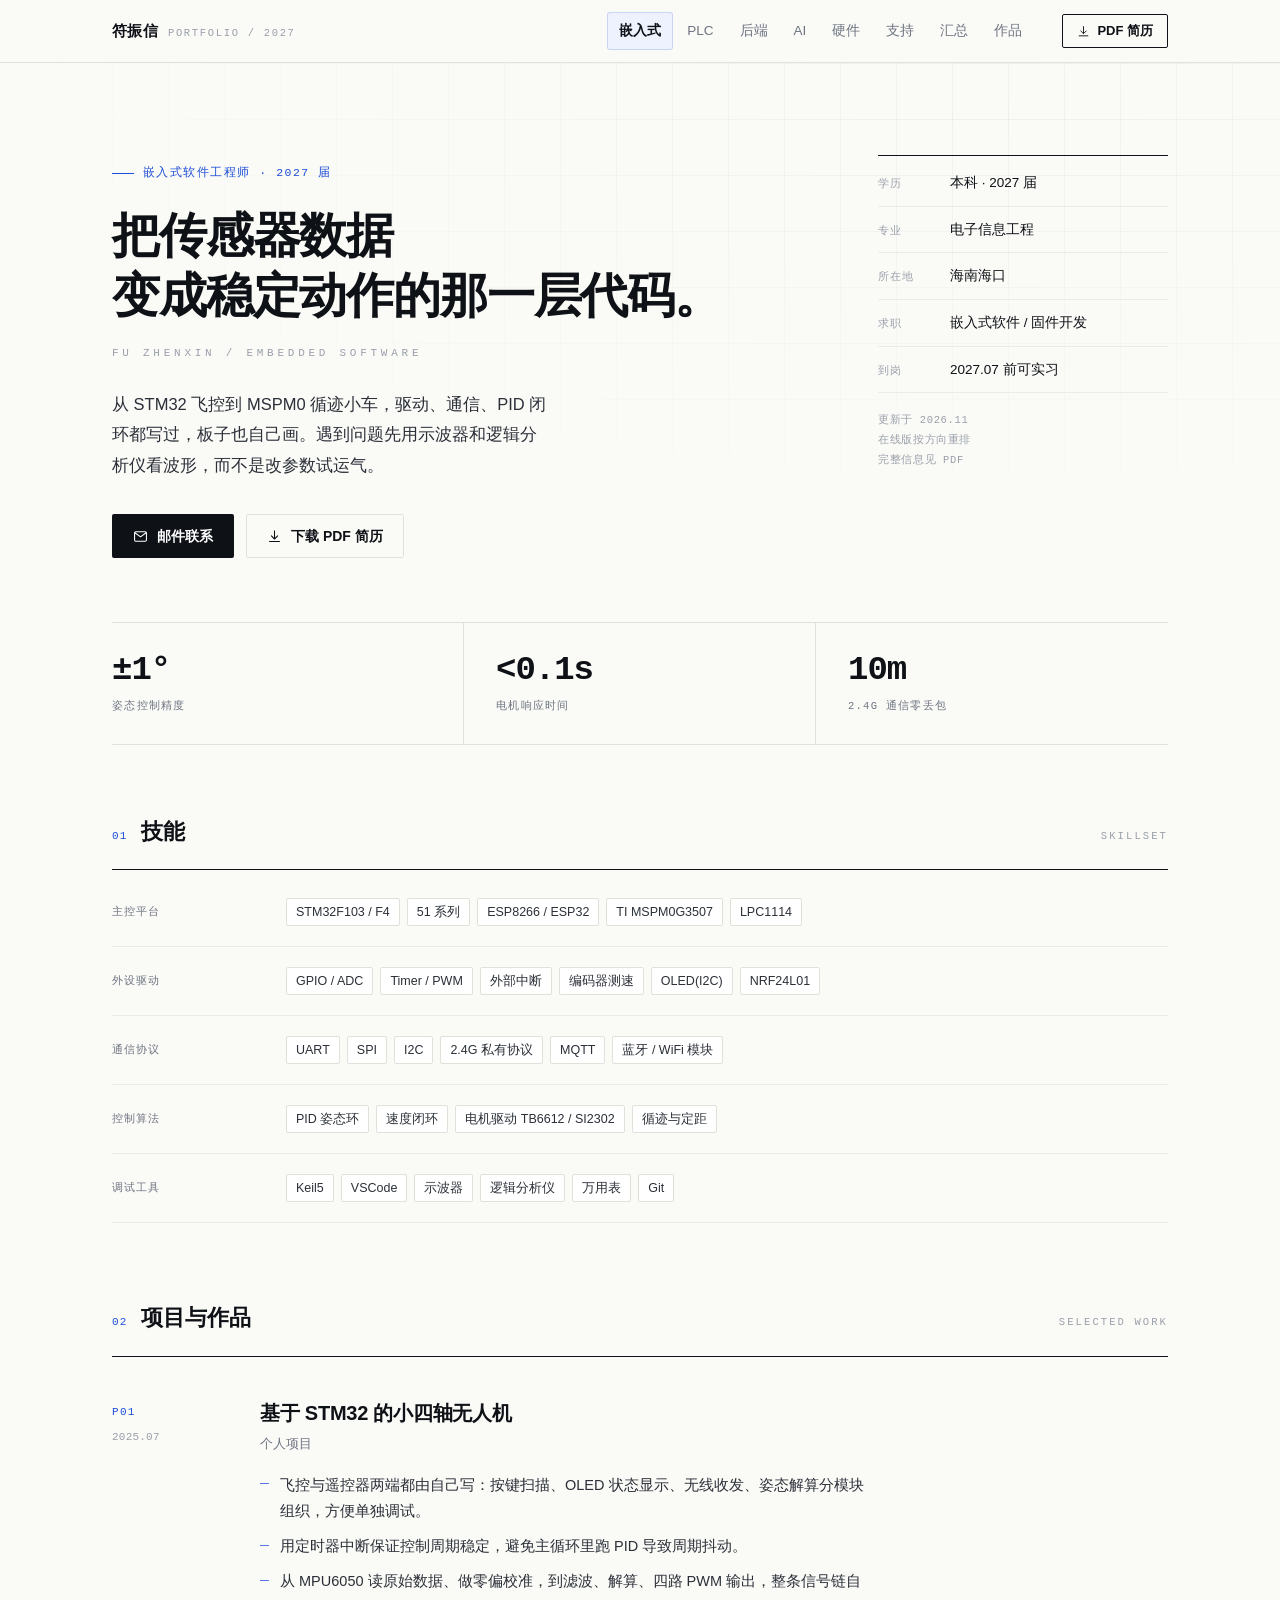
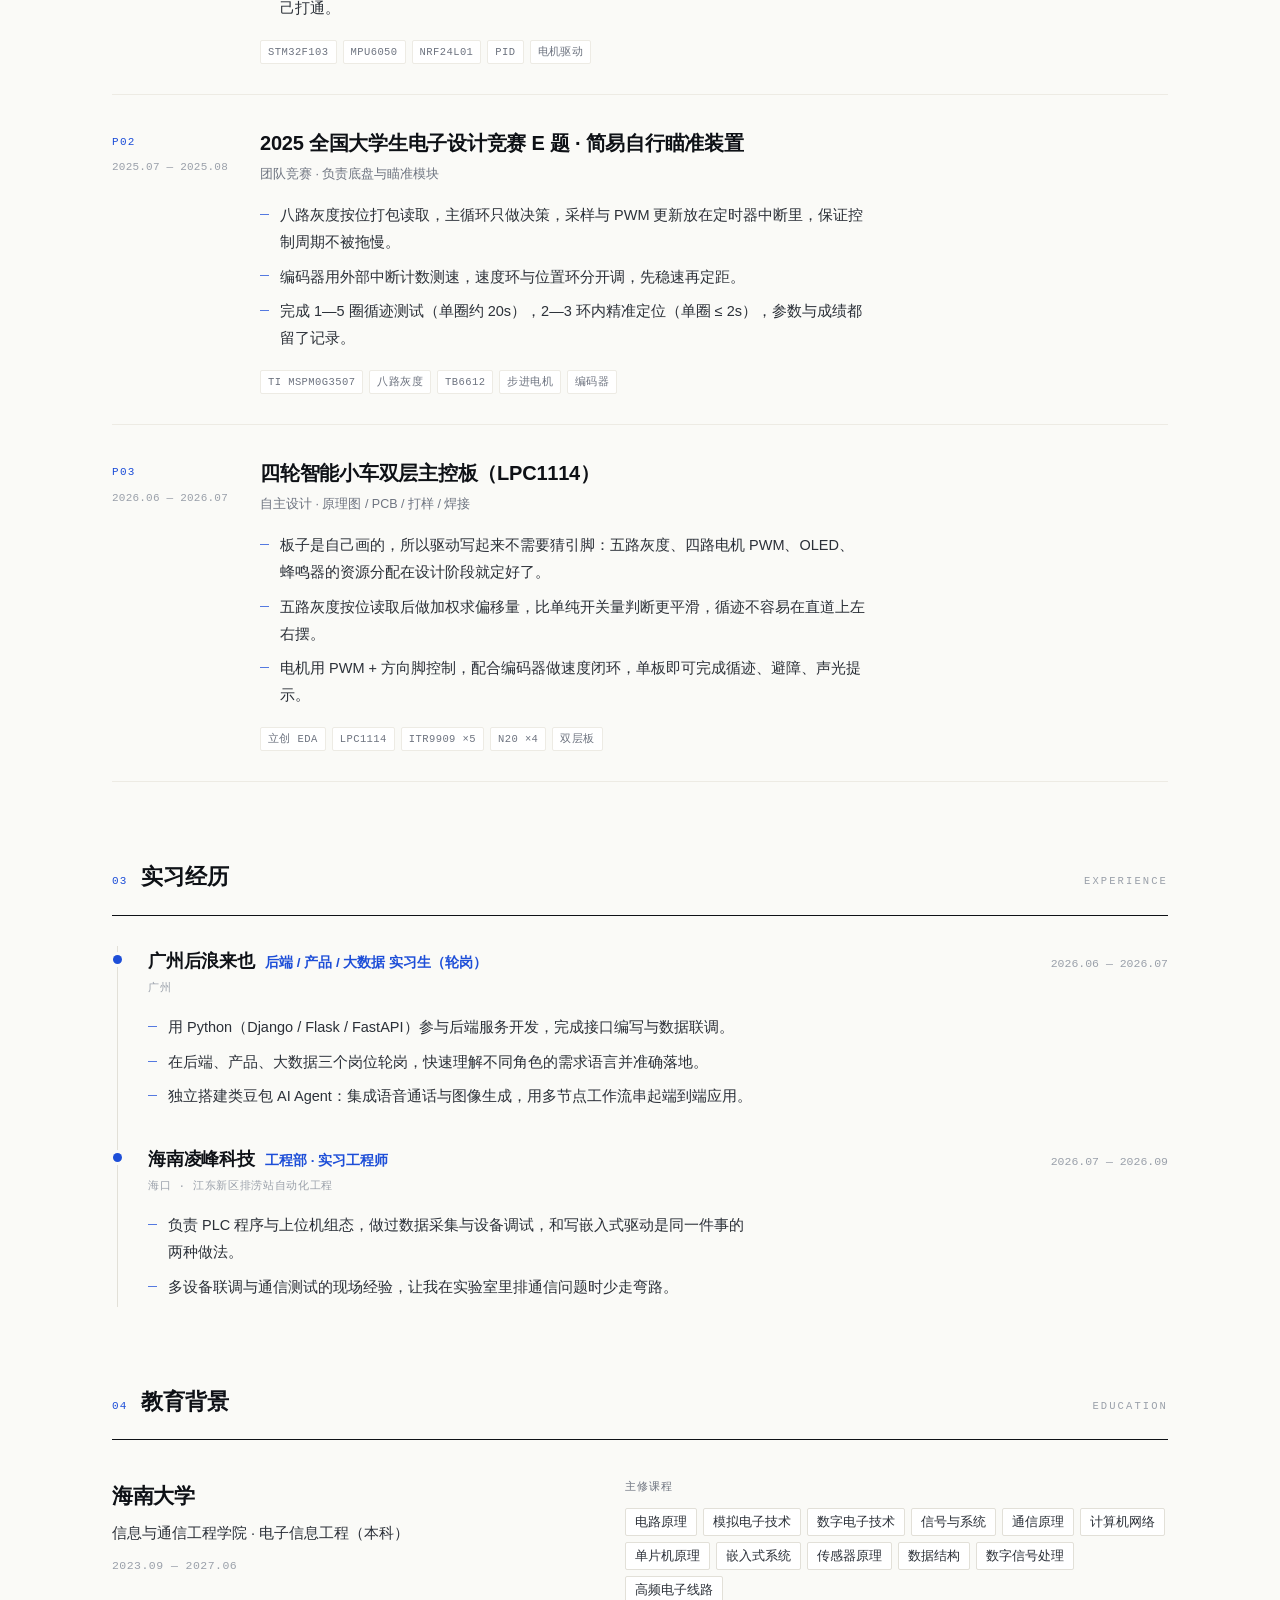
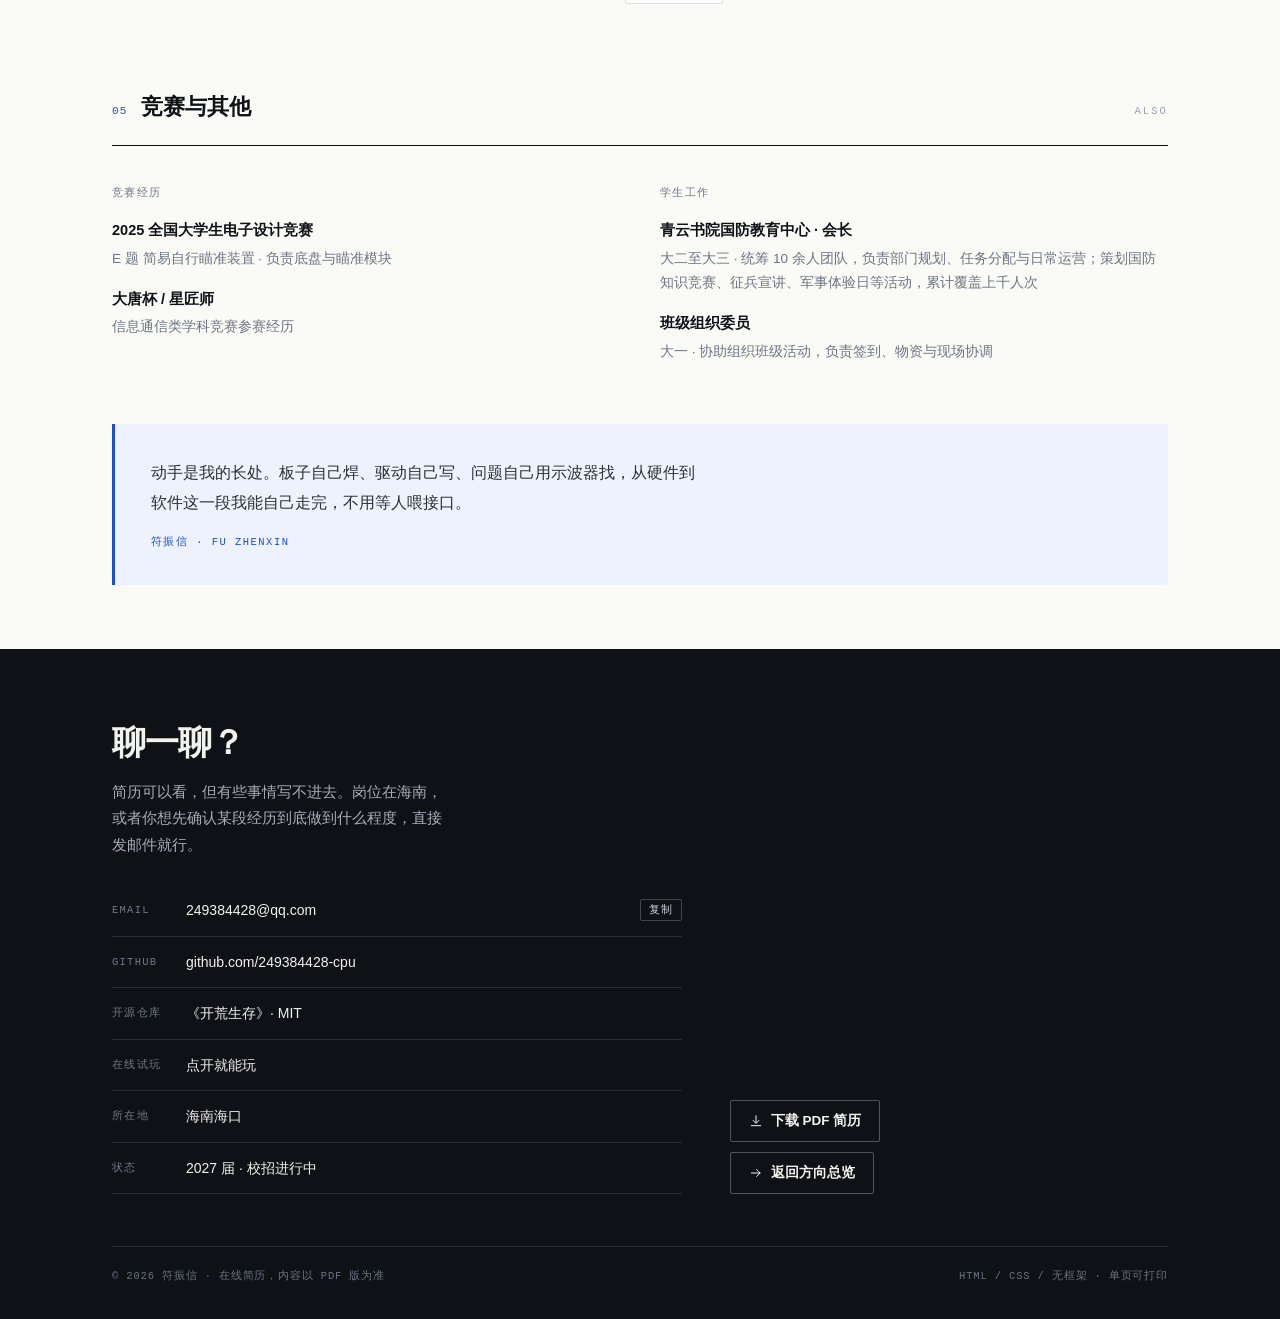
<file: embedded.html>
<!DOCTYPE html>
<html lang="zh-CN">
<head>
<meta charset="utf-8">
<meta name="viewport" content="width=device-width, initial-scale=1">
<title>嵌入式软件 · 符振信 — 2027 届</title>
<meta name="description" content="驱动、通信、PID 闭环，从寄存器写到整机飞起来。海南大学电子信息工程2027 届。">
<meta name="author" content="符振信">
<meta property="og:title" content="嵌入式软件 · 符振信 — 2027 届">
<meta property="og:description" content="驱动、通信、PID 闭环，从寄存器写到整机飞起来。海南大学电子信息工程2027 届。">
<meta property="og:type" content="profile">
<meta property="og:url" content="https://249384428-cpu.github.io/resume/embedded.html">
<meta property="og:image" content="https://249384428-cpu.github.io/resume/assets/og.png">
<meta property="og:image:width" content="1200">
<meta property="og:image:height" content="630">
<meta name="twitter:card" content="summary_large_image">
<meta name="theme-color" content="#1D4ED8">
<link rel="icon" href="data:image/svg+xml,%3Csvg xmlns='http://www.w3.org/2000/svg' viewBox='0 0 64 64'%3E%3Crect width='64' height='64' rx='10' fill='%230E1116'/%3E%3Ctext x='32' y='46' font-family='monospace' font-size='36' font-weight='700' fill='%23FFFFFF' text-anchor='middle'%3EF%3C/text%3E%3C/svg%3E">
<link rel="stylesheet" href="assets/style.css?v=17bde68b">
</head>
<body class="" style="--accent:#1D4ED8;--accent-soft:#EEF2FF">
<header class="top">
  <div class="wrap top-inner">
    <a class="brand" href="index.html">
      <span class="brand-name">符振信</span>
      <span class="brand-tag">Portfolio / 2027</span>
    </a>
    <nav class="tabs"><a class="tab is-active" href="embedded.html">嵌入式</a><a class="tab" href="plc.html">PLC</a><a class="tab" href="backend.html">后端</a><a class="tab" href="ai.html">AI</a><a class="tab" href="hardware.html">硬件</a><a class="tab" href="support.html">支持</a><a class="tab" href="general.html">汇总</a><a class="tab" href="works.html">作品</a></nav>
    <a class="top-cta" href="assets/pdf/embedded.pdf" download><svg viewBox="0 0 24 24" fill="none" stroke="currentColor" stroke-width="1.7" stroke-linecap="round" stroke-linejoin="round"><path d="M12 3v12"/><path d="m7 11 5 5 5-5"/><path d="M4 20h16"/></svg><span>PDF 简历</span></a>
  </div>
</header>

<main>
  <section class="hero">
    <div class="wrap hero-grid">
      <div class="hero-anim">
        <p class="eyebrow">嵌入式软件工程师 · 2027 届</p>
        <h1>把传感器数据<br>变成稳定动作的那一层代码。</h1>
        <p class="hero-en">FU ZHENXIN / Embedded Software</p>
        <p class="lead">从 STM32 飞控到 MSPM0 循迹小车，驱动、通信、PID 闭环都写过，板子也自己画。遇到问题先用示波器和逻辑分析仪看波形，而不是改参数试运气。</p>
        <div class="actions">
          <a class="btn btn-primary" href="mailto:249384428@qq.com?subject=应聘嵌入式软件岗位"><svg viewBox="0 0 24 24" fill="none" stroke="currentColor" stroke-width="1.7" stroke-linecap="round" stroke-linejoin="round"><rect x="2.5" y="4.5" width="19" height="15" rx="2"/><path d="m3 6 9 6.5L21 6"/></svg>邮件联系</a>
          <a class="btn btn-ghost" href="assets/pdf/embedded.pdf" download><svg viewBox="0 0 24 24" fill="none" stroke="currentColor" stroke-width="1.7" stroke-linecap="round" stroke-linejoin="round"><path d="M12 3v12"/><path d="m7 11 5 5 5-5"/><path d="M4 20h16"/></svg>下载 PDF 简历</a>
        </div>
      </div>
      <aside class="hero-anim">
      <dl class="spec"><div class="spec-row"><span class="spec-k">学历</span><span class="spec-v">本科 · 2027 届</span></div><div class="spec-row"><span class="spec-k">专业</span><span class="spec-v">电子信息工程</span></div><div class="spec-row"><span class="spec-k">所在地</span><span class="spec-v">海南海口</span></div><div class="spec-row"><span class="spec-k">求职</span><span class="spec-v">嵌入式软件 / 固件开发</span></div><div class="spec-row"><span class="spec-k">到岗</span><span class="spec-v">2027.07 前可实习</span></div></dl>
      <p class="spec-note">更新于 2026.11<br>在线版按方向重排<br>完整信息见 PDF</p>
    </aside>
    </div>
    <div class="wrap">
      <div class="metrics"><div class="metric"><div class="metric-v">±1°</div><div class="metric-l">姿态控制精度</div></div><div class="metric"><div class="metric-v">&lt;0.1s</div><div class="metric-l">电机响应时间</div></div><div class="metric"><div class="metric-v">10m</div><div class="metric-l">2.4G 通信零丢包</div></div></div>
    </div>
  </section>

  <section class="block" id="skills">
  <div class="wrap">
    <div class="sec-head"><span class="sec-num">01</span><h2>技能</h2><span class="sec-en">Skillset</span></div>
    <div class="skill-row"><div class="skill-label">主控平台</div><div class="skill-items"><span class="tag">STM32F103 / F4</span><span class="tag">51 系列</span><span class="tag">ESP8266 / ESP32</span><span class="tag">TI MSPM0G3507</span><span class="tag">LPC1114</span></div></div><div class="skill-row"><div class="skill-label">外设驱动</div><div class="skill-items"><span class="tag">GPIO / ADC</span><span class="tag">Timer / PWM</span><span class="tag">外部中断</span><span class="tag">编码器测速</span><span class="tag">OLED(I2C)</span><span class="tag">NRF24L01</span></div></div><div class="skill-row"><div class="skill-label">通信协议</div><div class="skill-items"><span class="tag">UART</span><span class="tag">SPI</span><span class="tag">I2C</span><span class="tag">2.4G 私有协议</span><span class="tag">MQTT</span><span class="tag">蓝牙 / WiFi 模块</span></div></div><div class="skill-row"><div class="skill-label">控制算法</div><div class="skill-items"><span class="tag">PID 姿态环</span><span class="tag">速度闭环</span><span class="tag">电机驱动 TB6612 / SI2302</span><span class="tag">循迹与定距</span></div></div><div class="skill-row"><div class="skill-label">调试工具</div><div class="skill-items"><span class="tag">Keil5</span><span class="tag">VSCode</span><span class="tag">示波器</span><span class="tag">逻辑分析仪</span><span class="tag">万用表</span><span class="tag">Git</span></div></div>
  </div>
</section><section class="block" id="work">
  <div class="wrap">
    <div class="sec-head"><span class="sec-num">02</span><h2>项目与作品</h2><span class="sec-en">Selected Work</span></div>
    <article class="proj">
      <div class="proj-side">
        <div class="proj-no">P01</div>
        <div class="proj-period">2025.07</div>
      </div>
      <div class="proj-main">
        <h3>基于 STM32 的小四轴无人机</h3>
        <div class="proj-kind">个人项目</div>
        <ul class="proj-list"><li>飞控与遥控器两端都由自己写：按键扫描、OLED 状态显示、无线收发、姿态解算分模块组织，方便单独调试。</li><li>用定时器中断保证控制周期稳定，避免主循环里跑 PID 导致周期抖动。</li><li>从 MPU6050 读原始数据、做零偏校准，到滤波、解算、四路 PWM 输出，整条信号链自己打通。</li></ul>
        <div class="proj-stack"><span class="chip">STM32F103</span><span class="chip">MPU6050</span><span class="chip">NRF24L01</span><span class="chip">PID</span><span class="chip">电机驱动</span></div>
      </div>
    </article><article class="proj">
      <div class="proj-side">
        <div class="proj-no">P02</div>
        <div class="proj-period">2025.07 — 2025.08</div>
      </div>
      <div class="proj-main">
        <h3>2025 全国大学生电子设计竞赛 E 题 · 简易自行瞄准装置</h3>
        <div class="proj-kind">团队竞赛 · 负责底盘与瞄准模块</div>
        <ul class="proj-list"><li>八路灰度按位打包读取，主循环只做决策，采样与 PWM 更新放在定时器中断里，保证控制周期不被拖慢。</li><li>编码器用外部中断计数测速，速度环与位置环分开调，先稳速再定距。</li><li>完成 1—5 圈循迹测试（单圈约 20s），2—3 环内精准定位（单圈 ≤ 2s），参数与成绩都留了记录。</li></ul>
        <div class="proj-stack"><span class="chip">TI MSPM0G3507</span><span class="chip">八路灰度</span><span class="chip">TB6612</span><span class="chip">步进电机</span><span class="chip">编码器</span></div>
      </div>
    </article><article class="proj">
      <div class="proj-side">
        <div class="proj-no">P03</div>
        <div class="proj-period">2026.06 — 2026.07</div>
      </div>
      <div class="proj-main">
        <h3>四轮智能小车双层主控板（LPC1114）</h3>
        <div class="proj-kind">自主设计 · 原理图 / PCB / 打样 / 焊接</div>
        <ul class="proj-list"><li>板子是自己画的，所以驱动写起来不需要猜引脚：五路灰度、四路电机 PWM、OLED、蜂鸣器的资源分配在设计阶段就定好了。</li><li>五路灰度按位读取后做加权求偏移量，比单纯开关量判断更平滑，循迹不容易在直道上左右摆。</li><li>电机用 PWM + 方向脚控制，配合编码器做速度闭环，单板即可完成循迹、避障、声光提示。</li></ul>
        <div class="proj-stack"><span class="chip">立创 EDA</span><span class="chip">LPC1114</span><span class="chip">ITR9909 ×5</span><span class="chip">N20 ×4</span><span class="chip">双层板</span></div>
      </div>
    </article>
  </div>
</section><section class="block" id="experience">
  <div class="wrap">
    <div class="sec-head"><span class="sec-num">03</span><h2>实习经历</h2><span class="sec-en">Experience</span></div>
    <div class="tl"><div class="tl-item">
      <div class="tl-head">
        <span class="tl-org">广州后浪来也</span>
        <span class="tl-role">后端 / 产品 / 大数据 实习生（轮岗）</span>
        <span class="tl-period">2026.06 — 2026.07</span>
      </div>
      <div class="tl-place">广州</div>
      <ul class="proj-list"><li>用 Python（Django / Flask / FastAPI）参与后端服务开发，完成接口编写与数据联调。</li><li>在后端、产品、大数据三个岗位轮岗，快速理解不同角色的需求语言并准确落地。</li><li>独立搭建类豆包 AI Agent：集成语音通话与图像生成，用多节点工作流串起端到端应用。</li></ul>
    </div><div class="tl-item">
      <div class="tl-head">
        <span class="tl-org">海南凌峰科技</span>
        <span class="tl-role">工程部 · 实习工程师</span>
        <span class="tl-period">2026.07 — 2026.09</span>
      </div>
      <div class="tl-place">海口 · 江东新区排涝站自动化工程</div>
      <ul class="proj-list"><li>负责 PLC 程序与上位机组态，做过数据采集与设备调试，和写嵌入式驱动是同一件事的两种做法。</li><li>多设备联调与通信测试的现场经验，让我在实验室里排通信问题时少走弯路。</li></ul>
    </div></div>
  </div>
</section><section class="block" id="education">
  <div class="wrap">
    <div class="sec-head"><span class="sec-num">04</span><h2>教育背景</h2><span class="sec-en">Education</span></div>
    <div class="edu">
      <div>
        <div class="edu-school">海南大学</div>
        <div class="edu-sub">信息与通信工程学院 · 电子信息工程（本科）</div>
        <div class="edu-period">2023.09 — 2027.06</div>
      </div>
      <div>
        <div class="edu-note">主修课程</div>
        <div class="edu-courses"><span class="tag">电路原理</span><span class="tag">模拟电子技术</span><span class="tag">数字电子技术</span><span class="tag">信号与系统</span><span class="tag">通信原理</span><span class="tag">计算机网络</span><span class="tag">单片机原理</span><span class="tag">嵌入式系统</span><span class="tag">传感器原理</span><span class="tag">数据结构</span><span class="tag">数字信号处理</span><span class="tag">高频电子线路</span></div>
      </div>
    </div>
  </div>
</section><section class="block" id="more">
  <div class="wrap">
    <div class="sec-head"><span class="sec-num">05</span><h2>竞赛与其他</h2><span class="sec-en">Also</span></div>
    <div class="extra-grid">
      <div class="extra-col">
        <h3>竞赛经历</h3>
        <div class="extra-item"><div class="extra-t">2025 全国大学生电子设计竞赛</div><div class="extra-d">E 题 简易自行瞄准装置 · 负责底盘与瞄准模块</div></div><div class="extra-item"><div class="extra-t">大唐杯 / 星匠师</div><div class="extra-d">信息通信类学科竞赛参赛经历</div></div>
      </div>
      <div class="extra-col">
        <h3>学生工作</h3>
        <div class="extra-item"><div class="extra-t">青云书院国防教育中心 · 会长</div><div class="extra-d">大二至大三 · 统筹 10 余人团队，负责部门规划、任务分配与日常运营；策划国防知识竞赛、征兵宣讲、军事体验日等活动，累计覆盖上千人次</div></div><div class="extra-item"><div class="extra-t">班级组织委员</div><div class="extra-d">大一 · 协助组织班级活动，负责签到、物资与现场协调</div></div>
      </div>
    </div>
    <div class="closing">
      <p>动手是我的长处。板子自己焊、驱动自己写、问题自己用示波器找，从硬件到软件这一段我能自己走完，不用等人喂接口。</p>
      <span class="who">符振信 · FU ZHENXIN</span>
    </div>
  </div>
</section>
</main>

<footer class="footer">
  <div class="wrap footer-inner">
    <div>
      <h2>聊一聊？</h2>
      <p class="f-lead">简历可以看，但有些事情写不进去。岗位在海南，或者你想先确认某段经历到底做到什么程度，直接发邮件就行。</p>
      <p class="print-only f-print-title">联系方式 / Contact</p>
      <div class="f-row print-only"><span class="f-k">手机</span><span class="f-v">15799056622</span></div>
      <div class="f-row">
        <span class="f-k">Email</span>
        <a class="f-v" href="mailto:249384428@qq.com">249384428@qq.com</a>
        <button class="copy-btn" type="button" data-copy="249384428@qq.com">复制</button>
      </div>
      <div class="f-row"><span class="f-k">GitHub</span><a class="f-v" href="https://github.com/249384428-cpu" target="_blank" rel="noopener">github.com/249384428-cpu</a></div><div class="f-row f-extra"><span class="f-k">开源仓库</span><a class="f-v" href="https://github.com/249384428-cpu/kaihuang-survival" target="_blank" rel="noopener">《开荒生存》· MIT</a></div><div class="f-row f-extra"><span class="f-k">在线试玩</span><a class="f-v" href="https://249384428-cpu.github.io/kaihuang-survival/" target="_blank" rel="noopener">点开就能玩</a></div>
      <div class="f-row"><span class="f-k">所在地</span><span class="f-v">海南海口</span></div>
      <div class="f-row f-status"><span class="f-k">状态</span><span class="f-v">2027 届 · 校招进行中</span></div>
    </div>
    <div class="f-right">
        <a class="f-btn" href="assets/pdf/embedded.pdf" download><svg viewBox="0 0 24 24" fill="none" stroke="currentColor" stroke-width="1.7" stroke-linecap="round" stroke-linejoin="round"><path d="M12 3v12"/><path d="m7 11 5 5 5-5"/><path d="M4 20h16"/></svg> 下载 PDF 简历</a>
        <a class="f-btn" href="index.html"><svg viewBox="0 0 24 24" fill="none" stroke="currentColor" stroke-width="1.7" stroke-linecap="round" stroke-linejoin="round"><path d="M4 12h15"/><path d="m13 6 6 6-6 6"/></svg> 返回方向总览</a>
      </div>
  </div>
  <div class="wrap">
    <div class="colophon">
      <span>© 2026 符振信 · 在线简历，内容以 PDF 版为准</span>
      <span>HTML / CSS / 无框架 · 单页可打印</span>
    </div>
  </div>
</footer>
<div class="toast" role="status" aria-live="polite"></div>
<script src="assets/app.js?v=17bde68b"></script>
</body>
</html>
</file>
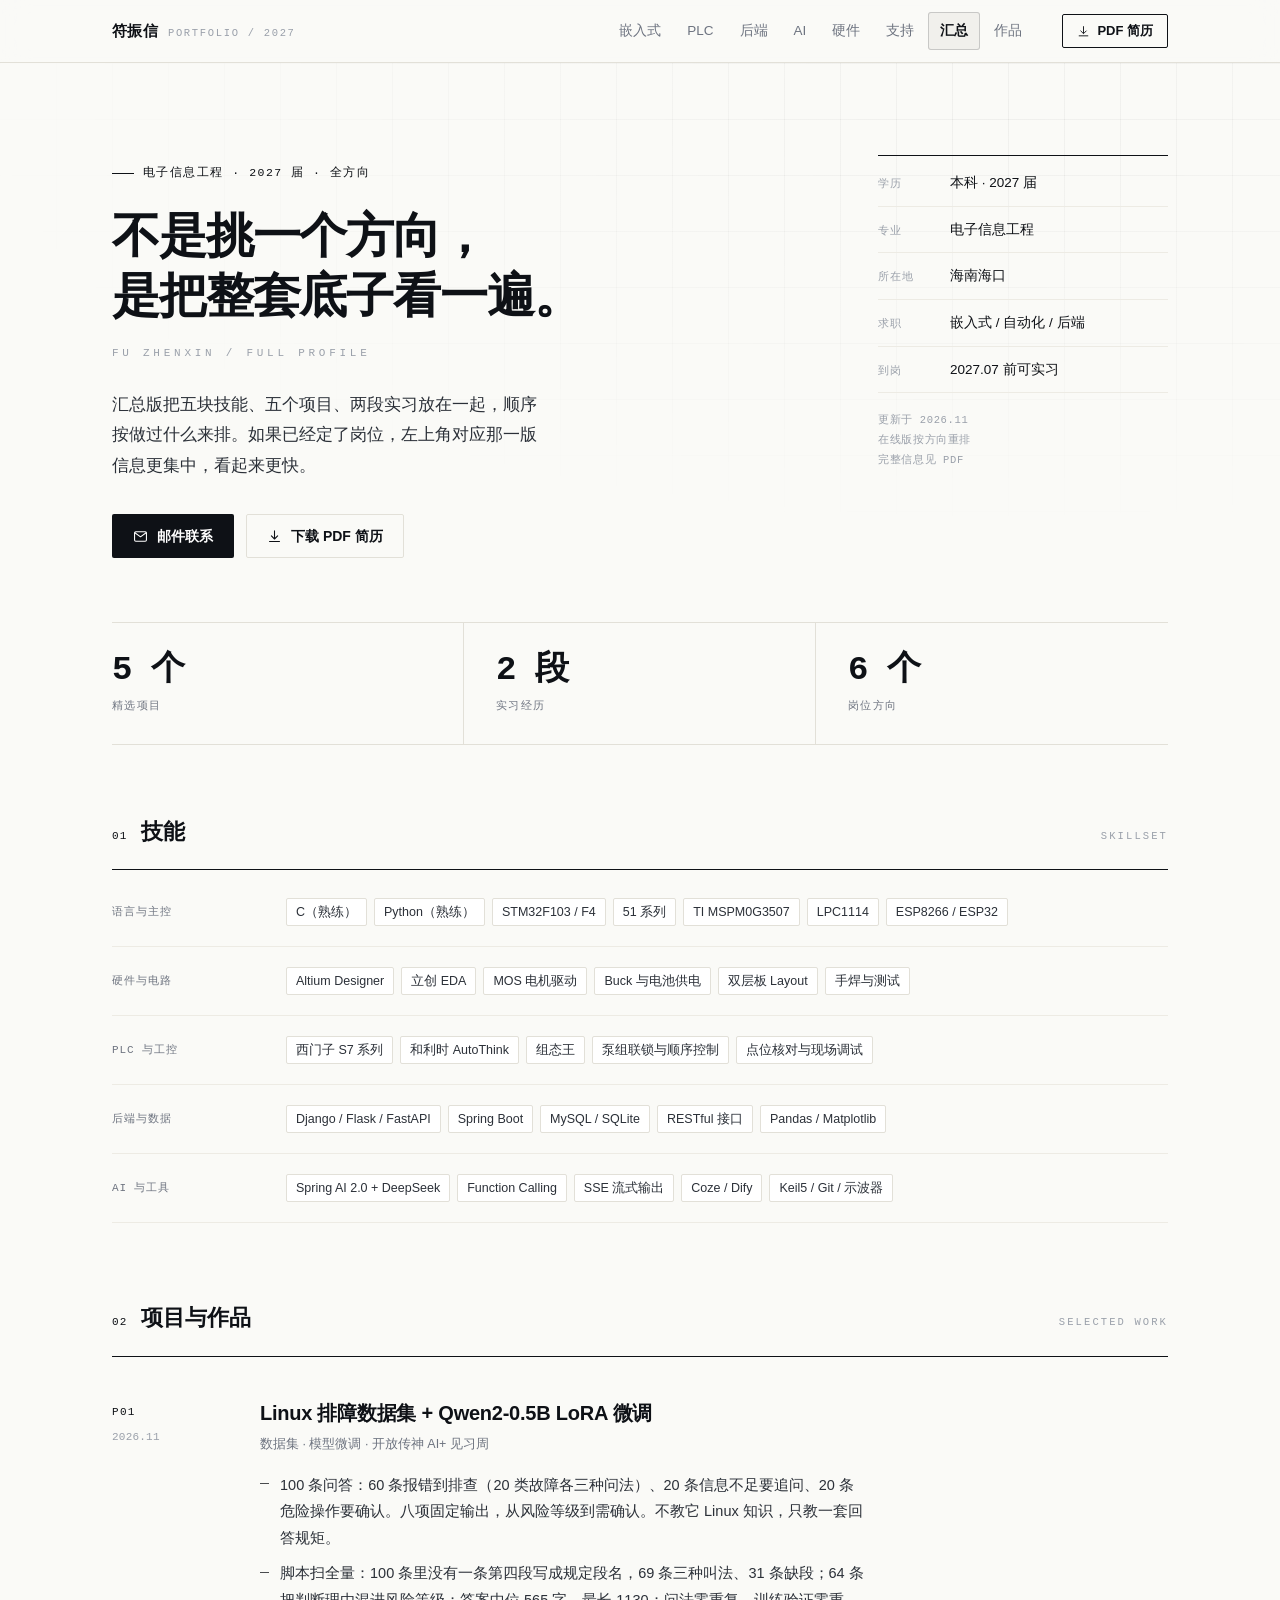
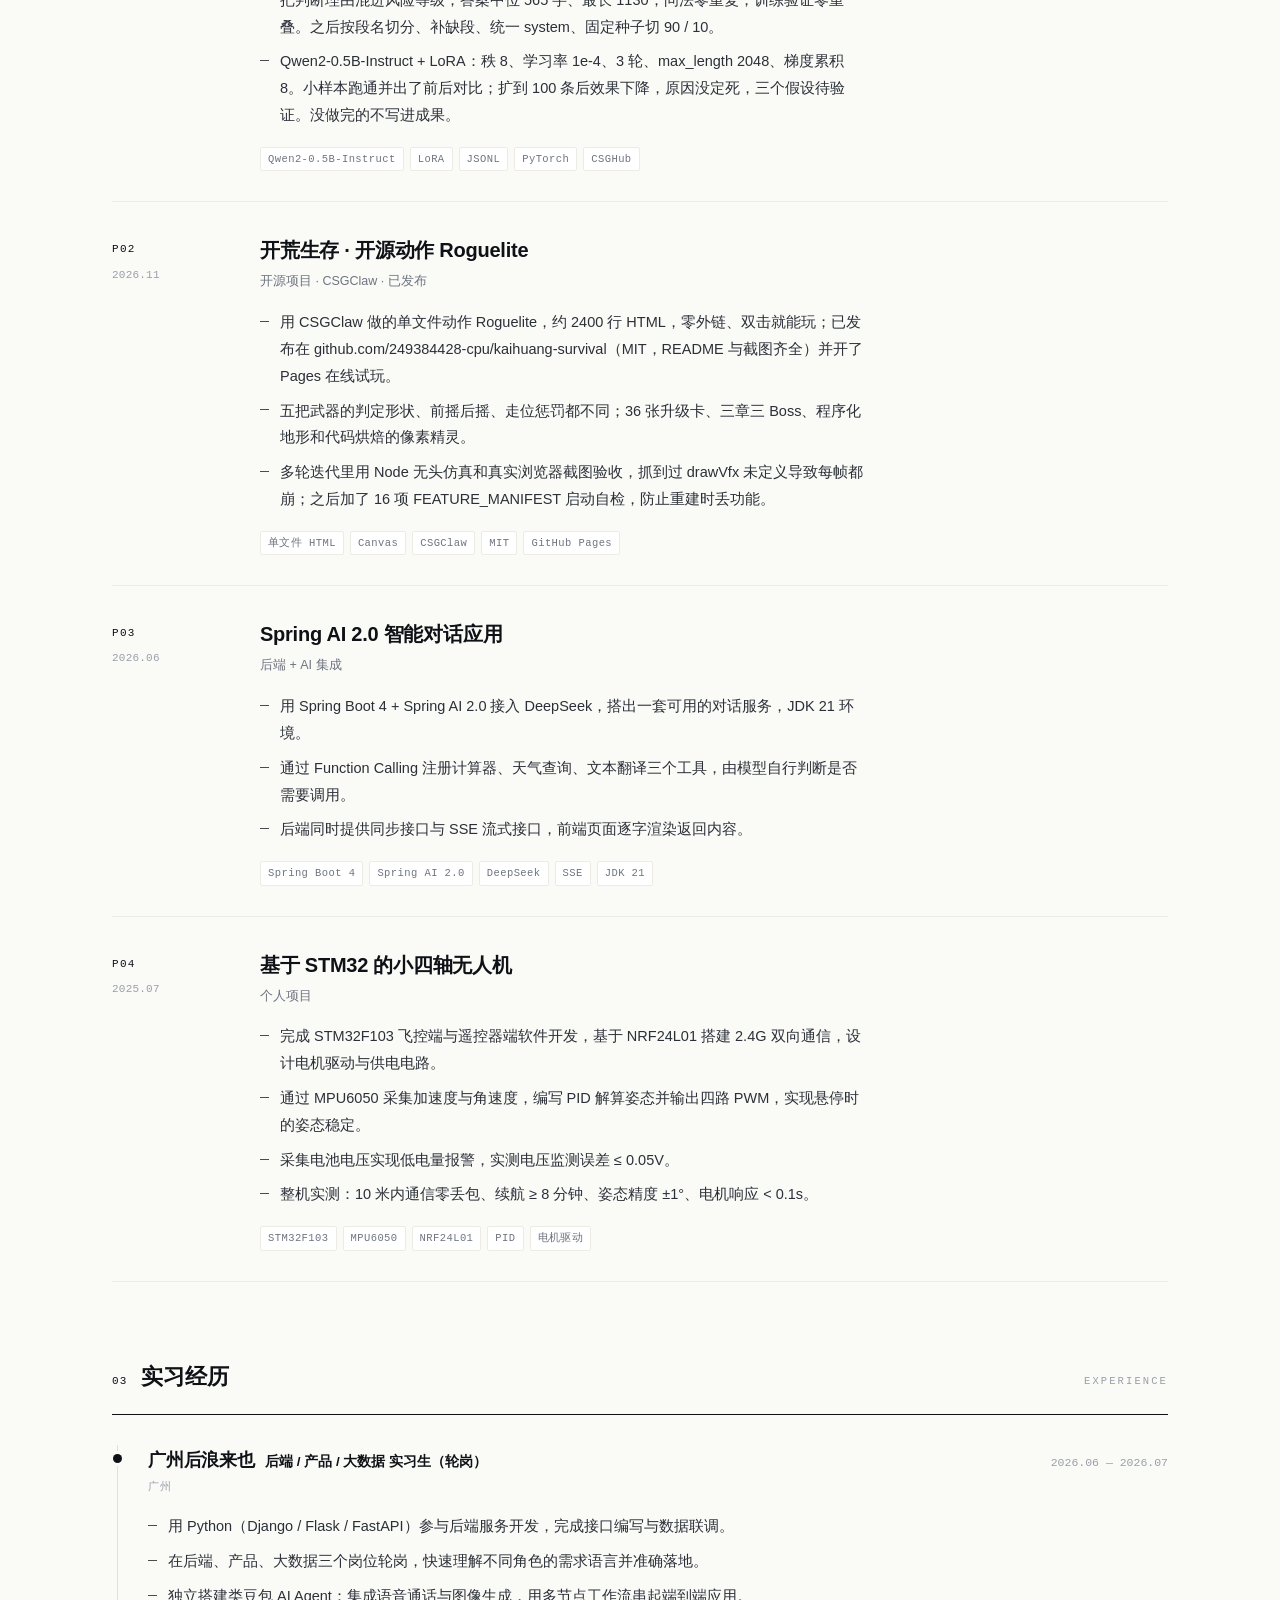
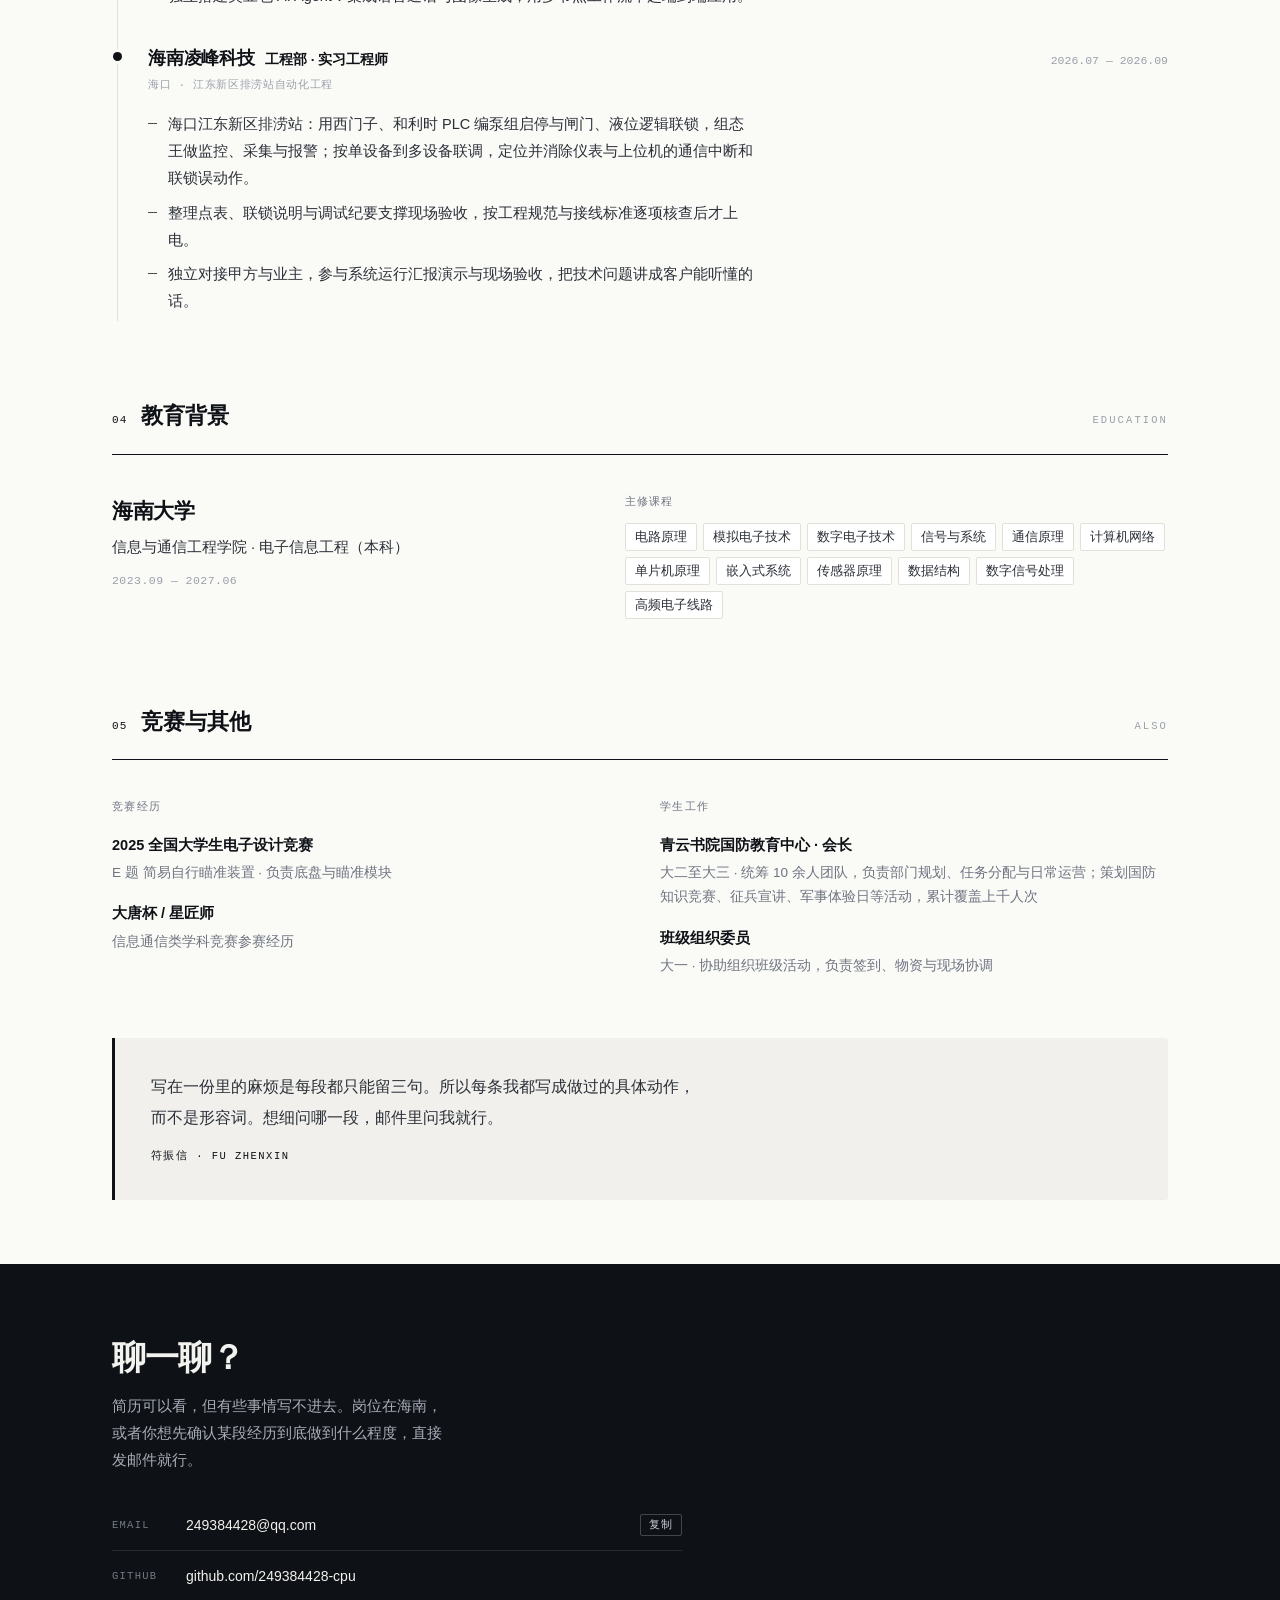
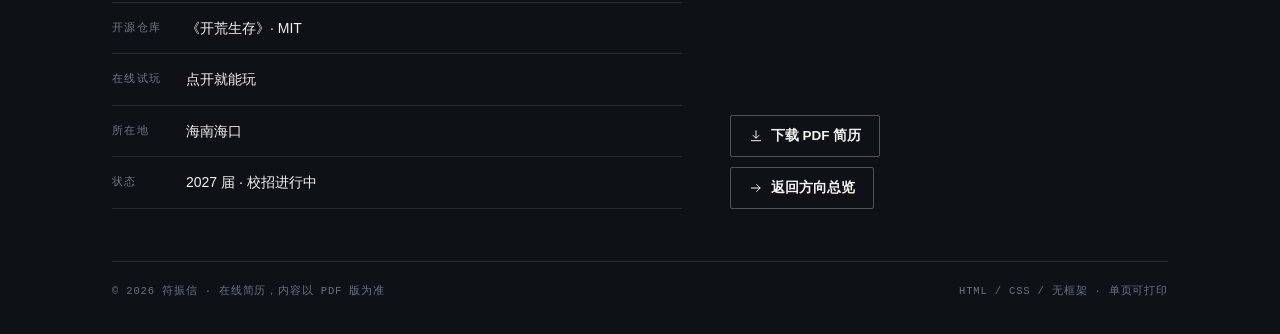
<file: general.html>
<!DOCTYPE html>
<html lang="zh-CN">
<head>
<meta charset="utf-8">
<meta name="viewport" content="width=device-width, initial-scale=1">
<title>通用版 · 符振信 — 2027 届</title>
<meta name="description" content="还没定岗就先看这版：六个方向放一起，项目实习全都在。海南大学电子信息工程2027 届。">
<meta name="author" content="符振信">
<meta property="og:title" content="通用版 · 符振信 — 2027 届">
<meta property="og:description" content="还没定岗就先看这版：六个方向放一起，项目实习全都在。海南大学电子信息工程2027 届。">
<meta property="og:type" content="profile">
<meta property="og:url" content="https://249384428-cpu.github.io/resume/general.html">
<meta property="og:image" content="https://249384428-cpu.github.io/resume/assets/og.png">
<meta property="og:image:width" content="1200">
<meta property="og:image:height" content="630">
<meta name="twitter:card" content="summary_large_image">
<meta name="theme-color" content="#0E1116">
<link rel="icon" href="data:image/svg+xml,%3Csvg xmlns='http://www.w3.org/2000/svg' viewBox='0 0 64 64'%3E%3Crect width='64' height='64' rx='10' fill='%230E1116'/%3E%3Ctext x='32' y='46' font-family='monospace' font-size='36' font-weight='700' fill='%23FFFFFF' text-anchor='middle'%3EF%3C/text%3E%3C/svg%3E">
<link rel="stylesheet" href="assets/style.css?v=17bde68b">
</head>
<body class="" style="--accent:#0E1116;--accent-soft:#F1F0EC">
<header class="top">
  <div class="wrap top-inner">
    <a class="brand" href="index.html">
      <span class="brand-name">符振信</span>
      <span class="brand-tag">Portfolio / 2027</span>
    </a>
    <nav class="tabs"><a class="tab" href="embedded.html">嵌入式</a><a class="tab" href="plc.html">PLC</a><a class="tab" href="backend.html">后端</a><a class="tab" href="ai.html">AI</a><a class="tab" href="hardware.html">硬件</a><a class="tab" href="support.html">支持</a><a class="tab is-active" href="general.html">汇总</a><a class="tab" href="works.html">作品</a></nav>
    <a class="top-cta" href="assets/pdf/general.pdf" download><svg viewBox="0 0 24 24" fill="none" stroke="currentColor" stroke-width="1.7" stroke-linecap="round" stroke-linejoin="round"><path d="M12 3v12"/><path d="m7 11 5 5 5-5"/><path d="M4 20h16"/></svg><span>PDF 简历</span></a>
  </div>
</header>

<main>
  <section class="hero">
    <div class="wrap hero-grid">
      <div class="hero-anim">
        <p class="eyebrow">电子信息工程 · 2027 届 · 全方向</p>
        <h1>不是挑一个方向，<br>是把整套底子看一遍。</h1>
        <p class="hero-en">FU ZHENXIN / Full Profile</p>
        <p class="lead">汇总版把五块技能、五个项目、两段实习放在一起，顺序按做过什么来排。如果已经定了岗位，左上角对应那一版信息更集中，看起来更快。</p>
        <div class="actions">
          <a class="btn btn-primary" href="mailto:249384428@qq.com?subject=应聘通用版岗位"><svg viewBox="0 0 24 24" fill="none" stroke="currentColor" stroke-width="1.7" stroke-linecap="round" stroke-linejoin="round"><rect x="2.5" y="4.5" width="19" height="15" rx="2"/><path d="m3 6 9 6.5L21 6"/></svg>邮件联系</a>
          <a class="btn btn-ghost" href="assets/pdf/general.pdf" download><svg viewBox="0 0 24 24" fill="none" stroke="currentColor" stroke-width="1.7" stroke-linecap="round" stroke-linejoin="round"><path d="M12 3v12"/><path d="m7 11 5 5 5-5"/><path d="M4 20h16"/></svg>下载 PDF 简历</a>
        </div>
      </div>
      <aside class="hero-anim">
      <dl class="spec"><div class="spec-row"><span class="spec-k">学历</span><span class="spec-v">本科 · 2027 届</span></div><div class="spec-row"><span class="spec-k">专业</span><span class="spec-v">电子信息工程</span></div><div class="spec-row"><span class="spec-k">所在地</span><span class="spec-v">海南海口</span></div><div class="spec-row"><span class="spec-k">求职</span><span class="spec-v">嵌入式 / 自动化 / 后端</span></div><div class="spec-row"><span class="spec-k">到岗</span><span class="spec-v">2027.07 前可实习</span></div></dl>
      <p class="spec-note">更新于 2026.11<br>在线版按方向重排<br>完整信息见 PDF</p>
    </aside>
    </div>
    <div class="wrap">
      <div class="metrics"><div class="metric"><div class="metric-v">5 个</div><div class="metric-l">精选项目</div></div><div class="metric"><div class="metric-v">2 段</div><div class="metric-l">实习经历</div></div><div class="metric"><div class="metric-v">6 个</div><div class="metric-l">岗位方向</div></div></div>
    </div>
  </section>

  <section class="block" id="skills">
  <div class="wrap">
    <div class="sec-head"><span class="sec-num">01</span><h2>技能</h2><span class="sec-en">Skillset</span></div>
    <div class="skill-row"><div class="skill-label">语言与主控</div><div class="skill-items"><span class="tag">C（熟练）</span><span class="tag">Python（熟练）</span><span class="tag">STM32F103 / F4</span><span class="tag">51 系列</span><span class="tag">TI MSPM0G3507</span><span class="tag">LPC1114</span><span class="tag">ESP8266 / ESP32</span></div></div><div class="skill-row"><div class="skill-label">硬件与电路</div><div class="skill-items"><span class="tag">Altium Designer</span><span class="tag">立创 EDA</span><span class="tag">MOS 电机驱动</span><span class="tag">Buck 与电池供电</span><span class="tag">双层板 Layout</span><span class="tag">手焊与测试</span></div></div><div class="skill-row"><div class="skill-label">PLC 与工控</div><div class="skill-items"><span class="tag">西门子 S7 系列</span><span class="tag">和利时 AutoThink</span><span class="tag">组态王</span><span class="tag">泵组联锁与顺序控制</span><span class="tag">点位核对与现场调试</span></div></div><div class="skill-row"><div class="skill-label">后端与数据</div><div class="skill-items"><span class="tag">Django / Flask / FastAPI</span><span class="tag">Spring Boot</span><span class="tag">MySQL / SQLite</span><span class="tag">RESTful 接口</span><span class="tag">Pandas / Matplotlib</span></div></div><div class="skill-row"><div class="skill-label">AI 与工具</div><div class="skill-items"><span class="tag">Spring AI 2.0 + DeepSeek</span><span class="tag">Function Calling</span><span class="tag">SSE 流式输出</span><span class="tag">Coze / Dify</span><span class="tag">Keil5 / Git / 示波器</span></div></div>
  </div>
</section><section class="block" id="work">
  <div class="wrap">
    <div class="sec-head"><span class="sec-num">02</span><h2>项目与作品</h2><span class="sec-en">Selected Work</span></div>
    <article class="proj">
      <div class="proj-side">
        <div class="proj-no">P01</div>
        <div class="proj-period">2026.11</div>
      </div>
      <div class="proj-main">
        <h3>Linux 排障数据集 + Qwen2-0.5B LoRA 微调</h3>
        <div class="proj-kind">数据集 · 模型微调 · 开放传神 AI+ 见习周</div>
        <ul class="proj-list"><li>100 条问答：60 条报错到排查（20 类故障各三种问法）、20 条信息不足要追问、20 条危险操作要确认。八项固定输出，从风险等级到需确认。不教它 Linux 知识，只教一套回答规矩。</li><li>脚本扫全量：100 条里没有一条第四段写成规定段名，69 条三种叫法、31 条缺段；64 条把判断理由混进风险等级；答案中位 565 字、最长 1130；问法零重复，训练验证零重叠。之后按段名切分、补缺段、统一 system、固定种子切 90 / 10。</li><li>Qwen2-0.5B-Instruct + LoRA：秩 8、学习率 1e-4、3 轮、max_length 2048、梯度累积 8。小样本跑通并出了前后对比；扩到 100 条后效果下降，原因没定死，三个假设待验证。没做完的不写进成果。</li></ul>
        <div class="proj-stack"><span class="chip">Qwen2-0.5B-Instruct</span><span class="chip">LoRA</span><span class="chip">JSONL</span><span class="chip">PyTorch</span><span class="chip">CSGHub</span></div>
      </div>
    </article><article class="proj">
      <div class="proj-side">
        <div class="proj-no">P02</div>
        <div class="proj-period">2026.11</div>
      </div>
      <div class="proj-main">
        <h3>开荒生存 · 开源动作 Roguelite</h3>
        <div class="proj-kind">开源项目 · CSGClaw · 已发布</div>
        <ul class="proj-list"><li>用 CSGClaw 做的单文件动作 Roguelite，约 2400 行 HTML，零外链、双击就能玩；已发布在 github.com/249384428-cpu/kaihuang-survival（MIT，README 与截图齐全）并开了 Pages 在线试玩。</li><li>五把武器的判定形状、前摇后摇、走位惩罚都不同；36 张升级卡、三章三 Boss、程序化地形和代码烘焙的像素精灵。</li><li>多轮迭代里用 Node 无头仿真和真实浏览器截图验收，抓到过 drawVfx 未定义导致每帧都崩；之后加了 16 项 FEATURE_MANIFEST 启动自检，防止重建时丢功能。</li></ul>
        <div class="proj-stack"><span class="chip">单文件 HTML</span><span class="chip">Canvas</span><span class="chip">CSGClaw</span><span class="chip">MIT</span><span class="chip">GitHub Pages</span></div>
      </div>
    </article><article class="proj">
      <div class="proj-side">
        <div class="proj-no">P03</div>
        <div class="proj-period">2026.06</div>
      </div>
      <div class="proj-main">
        <h3>Spring AI 2.0 智能对话应用</h3>
        <div class="proj-kind">后端 + AI 集成</div>
        <ul class="proj-list"><li>用 Spring Boot 4 + Spring AI 2.0 接入 DeepSeek，搭出一套可用的对话服务，JDK 21 环境。</li><li>通过 Function Calling 注册计算器、天气查询、文本翻译三个工具，由模型自行判断是否需要调用。</li><li>后端同时提供同步接口与 SSE 流式接口，前端页面逐字渲染返回内容。</li></ul>
        <div class="proj-stack"><span class="chip">Spring Boot 4</span><span class="chip">Spring AI 2.0</span><span class="chip">DeepSeek</span><span class="chip">SSE</span><span class="chip">JDK 21</span></div>
      </div>
    </article><article class="proj">
      <div class="proj-side">
        <div class="proj-no">P04</div>
        <div class="proj-period">2025.07</div>
      </div>
      <div class="proj-main">
        <h3>基于 STM32 的小四轴无人机</h3>
        <div class="proj-kind">个人项目</div>
        <ul class="proj-list"><li>完成 STM32F103 飞控端与遥控器端软件开发，基于 NRF24L01 搭建 2.4G 双向通信，设计电机驱动与供电电路。</li><li>通过 MPU6050 采集加速度与角速度，编写 PID 解算姿态并输出四路 PWM，实现悬停时的姿态稳定。</li><li>采集电池电压实现低电量报警，实测电压监测误差 ≤ 0.05V。</li><li>整机实测：10 米内通信零丢包、续航 ≥ 8 分钟、姿态精度 ±1°、电机响应 &lt; 0.1s。</li></ul>
        <div class="proj-stack"><span class="chip">STM32F103</span><span class="chip">MPU6050</span><span class="chip">NRF24L01</span><span class="chip">PID</span><span class="chip">电机驱动</span></div>
      </div>
    </article>
  </div>
</section><section class="block" id="experience">
  <div class="wrap">
    <div class="sec-head"><span class="sec-num">03</span><h2>实习经历</h2><span class="sec-en">Experience</span></div>
    <div class="tl"><div class="tl-item">
      <div class="tl-head">
        <span class="tl-org">广州后浪来也</span>
        <span class="tl-role">后端 / 产品 / 大数据 实习生（轮岗）</span>
        <span class="tl-period">2026.06 — 2026.07</span>
      </div>
      <div class="tl-place">广州</div>
      <ul class="proj-list"><li>用 Python（Django / Flask / FastAPI）参与后端服务开发，完成接口编写与数据联调。</li><li>在后端、产品、大数据三个岗位轮岗，快速理解不同角色的需求语言并准确落地。</li><li>独立搭建类豆包 AI Agent：集成语音通话与图像生成，用多节点工作流串起端到端应用。</li></ul>
    </div><div class="tl-item">
      <div class="tl-head">
        <span class="tl-org">海南凌峰科技</span>
        <span class="tl-role">工程部 · 实习工程师</span>
        <span class="tl-period">2026.07 — 2026.09</span>
      </div>
      <div class="tl-place">海口 · 江东新区排涝站自动化工程</div>
      <ul class="proj-list"><li>海口江东新区排涝站：用西门子、和利时 PLC 编泵组启停与闸门、液位逻辑联锁，组态王做监控、采集与报警；按单设备到多设备联调，定位并消除仪表与上位机的通信中断和联锁误动作。</li><li>整理点表、联锁说明与调试纪要支撑现场验收，按工程规范与接线标准逐项核查后才上电。</li><li>独立对接甲方与业主，参与系统运行汇报演示与现场验收，把技术问题讲成客户能听懂的话。</li></ul>
    </div></div>
  </div>
</section><section class="block" id="education">
  <div class="wrap">
    <div class="sec-head"><span class="sec-num">04</span><h2>教育背景</h2><span class="sec-en">Education</span></div>
    <div class="edu">
      <div>
        <div class="edu-school">海南大学</div>
        <div class="edu-sub">信息与通信工程学院 · 电子信息工程（本科）</div>
        <div class="edu-period">2023.09 — 2027.06</div>
      </div>
      <div>
        <div class="edu-note">主修课程</div>
        <div class="edu-courses"><span class="tag">电路原理</span><span class="tag">模拟电子技术</span><span class="tag">数字电子技术</span><span class="tag">信号与系统</span><span class="tag">通信原理</span><span class="tag">计算机网络</span><span class="tag">单片机原理</span><span class="tag">嵌入式系统</span><span class="tag">传感器原理</span><span class="tag">数据结构</span><span class="tag">数字信号处理</span><span class="tag">高频电子线路</span></div>
      </div>
    </div>
  </div>
</section><section class="block" id="more">
  <div class="wrap">
    <div class="sec-head"><span class="sec-num">05</span><h2>竞赛与其他</h2><span class="sec-en">Also</span></div>
    <div class="extra-grid">
      <div class="extra-col">
        <h3>竞赛经历</h3>
        <div class="extra-item"><div class="extra-t">2025 全国大学生电子设计竞赛</div><div class="extra-d">E 题 简易自行瞄准装置 · 负责底盘与瞄准模块</div></div><div class="extra-item"><div class="extra-t">大唐杯 / 星匠师</div><div class="extra-d">信息通信类学科竞赛参赛经历</div></div>
      </div>
      <div class="extra-col">
        <h3>学生工作</h3>
        <div class="extra-item"><div class="extra-t">青云书院国防教育中心 · 会长</div><div class="extra-d">大二至大三 · 统筹 10 余人团队，负责部门规划、任务分配与日常运营；策划国防知识竞赛、征兵宣讲、军事体验日等活动，累计覆盖上千人次</div></div><div class="extra-item"><div class="extra-t">班级组织委员</div><div class="extra-d">大一 · 协助组织班级活动，负责签到、物资与现场协调</div></div>
      </div>
    </div>
    <div class="closing">
      <p>写在一份里的麻烦是每段都只能留三句。所以每条我都写成做过的具体动作，而不是形容词。想细问哪一段，邮件里问我就行。</p>
      <span class="who">符振信 · FU ZHENXIN</span>
    </div>
  </div>
</section>
</main>

<footer class="footer">
  <div class="wrap footer-inner">
    <div>
      <h2>聊一聊？</h2>
      <p class="f-lead">简历可以看，但有些事情写不进去。岗位在海南，或者你想先确认某段经历到底做到什么程度，直接发邮件就行。</p>
      <p class="print-only f-print-title">联系方式 / Contact</p>
      <div class="f-row print-only"><span class="f-k">手机</span><span class="f-v">15799056622</span></div>
      <div class="f-row">
        <span class="f-k">Email</span>
        <a class="f-v" href="mailto:249384428@qq.com">249384428@qq.com</a>
        <button class="copy-btn" type="button" data-copy="249384428@qq.com">复制</button>
      </div>
      <div class="f-row"><span class="f-k">GitHub</span><a class="f-v" href="https://github.com/249384428-cpu" target="_blank" rel="noopener">github.com/249384428-cpu</a></div><div class="f-row f-extra"><span class="f-k">开源仓库</span><a class="f-v" href="https://github.com/249384428-cpu/kaihuang-survival" target="_blank" rel="noopener">《开荒生存》· MIT</a></div><div class="f-row f-extra"><span class="f-k">在线试玩</span><a class="f-v" href="https://249384428-cpu.github.io/kaihuang-survival/" target="_blank" rel="noopener">点开就能玩</a></div>
      <div class="f-row"><span class="f-k">所在地</span><span class="f-v">海南海口</span></div>
      <div class="f-row f-status"><span class="f-k">状态</span><span class="f-v">2027 届 · 校招进行中</span></div>
    </div>
    <div class="f-right">
        <a class="f-btn" href="assets/pdf/general.pdf" download><svg viewBox="0 0 24 24" fill="none" stroke="currentColor" stroke-width="1.7" stroke-linecap="round" stroke-linejoin="round"><path d="M12 3v12"/><path d="m7 11 5 5 5-5"/><path d="M4 20h16"/></svg> 下载 PDF 简历</a>
        <a class="f-btn" href="index.html"><svg viewBox="0 0 24 24" fill="none" stroke="currentColor" stroke-width="1.7" stroke-linecap="round" stroke-linejoin="round"><path d="M4 12h15"/><path d="m13 6 6 6-6 6"/></svg> 返回方向总览</a>
      </div>
  </div>
  <div class="wrap">
    <div class="colophon">
      <span>© 2026 符振信 · 在线简历，内容以 PDF 版为准</span>
      <span>HTML / CSS / 无框架 · 单页可打印</span>
    </div>
  </div>
</footer>
<div class="toast" role="status" aria-live="polite"></div>
<script src="assets/app.js?v=17bde68b"></script>
</body>
</html>
</file>
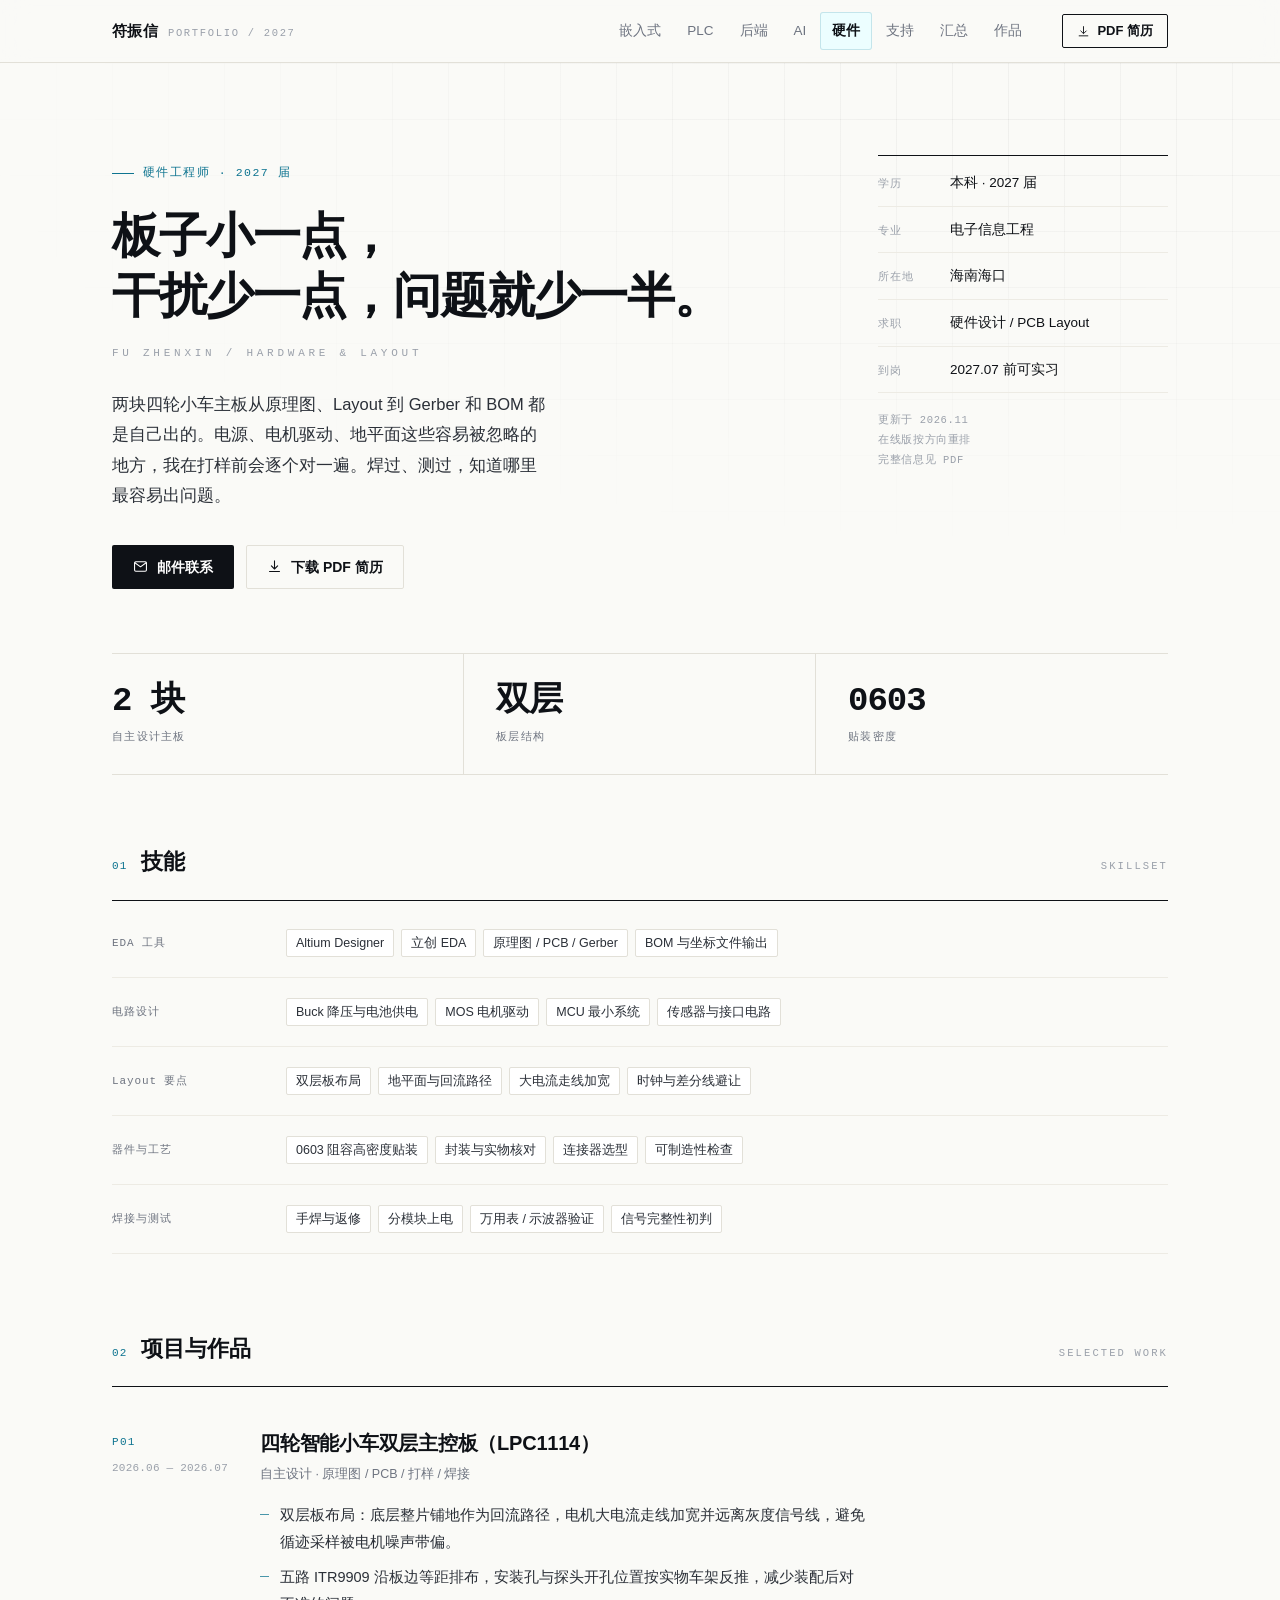
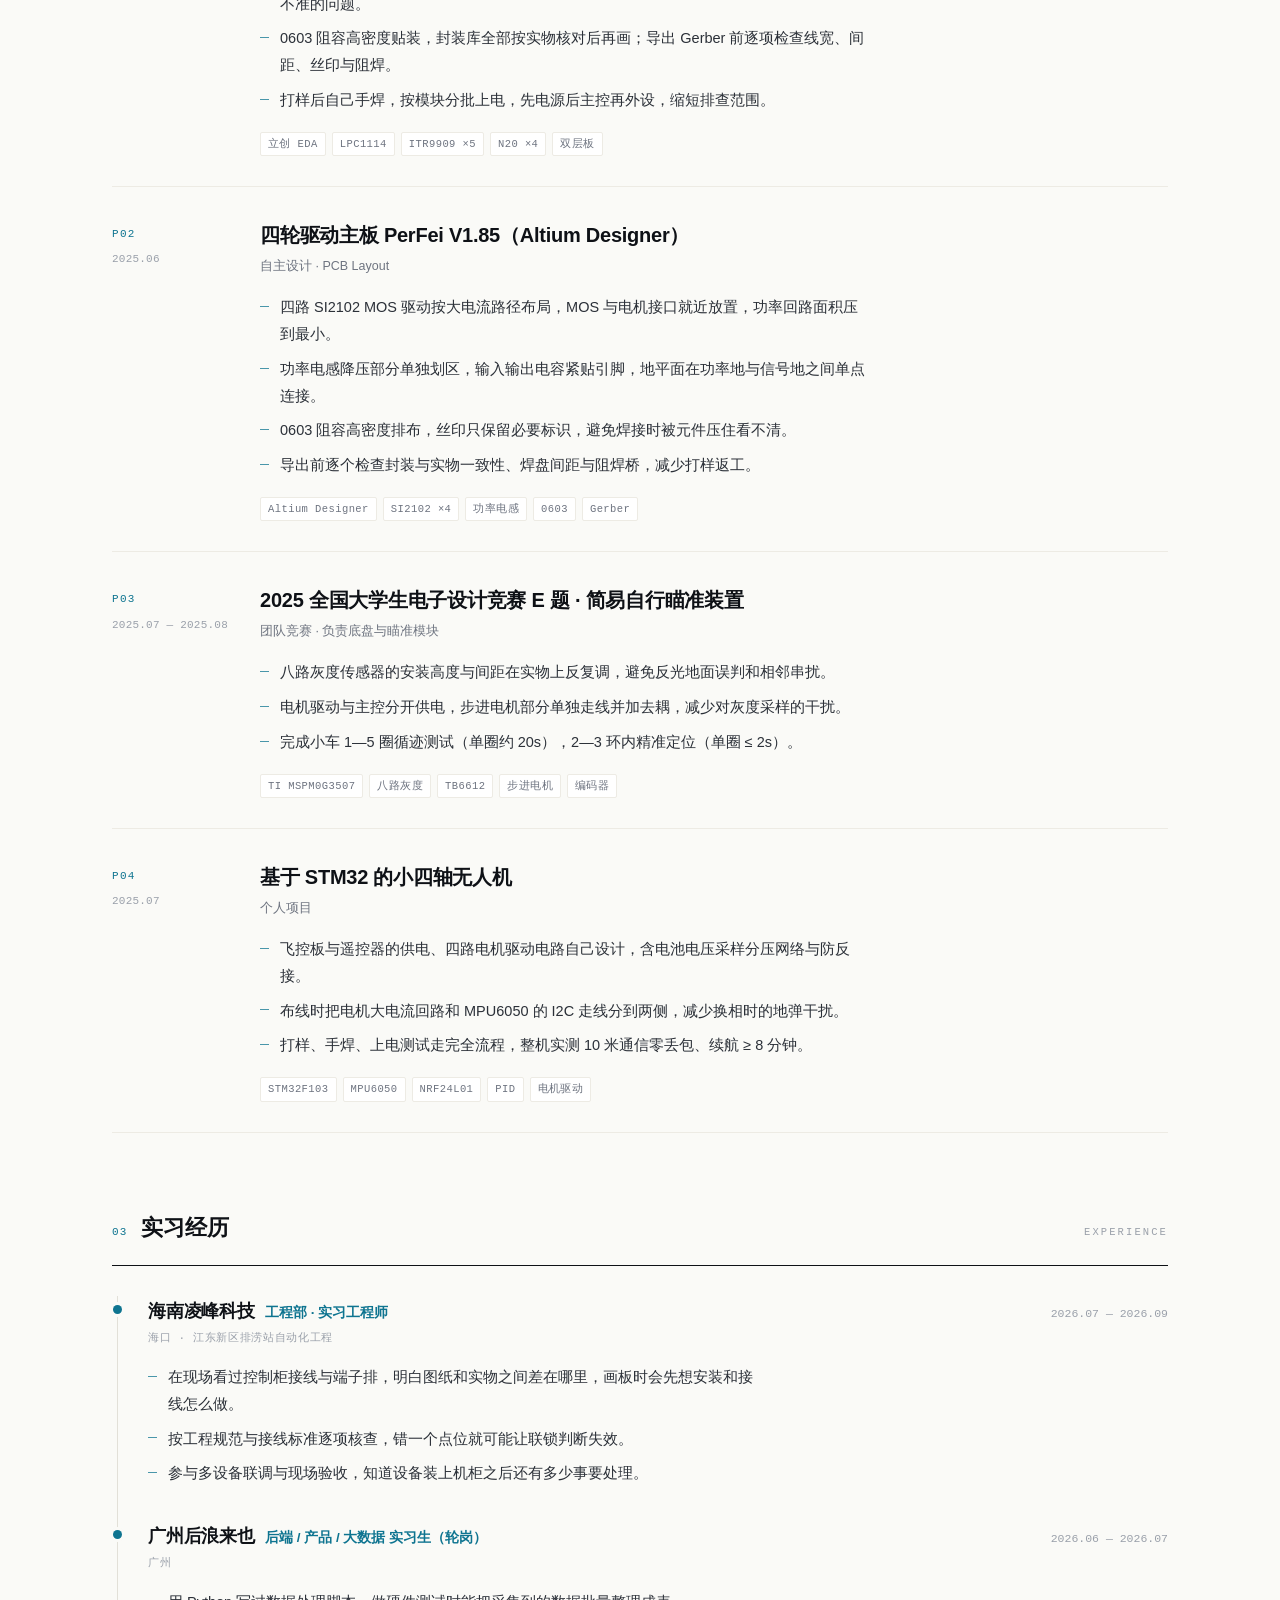
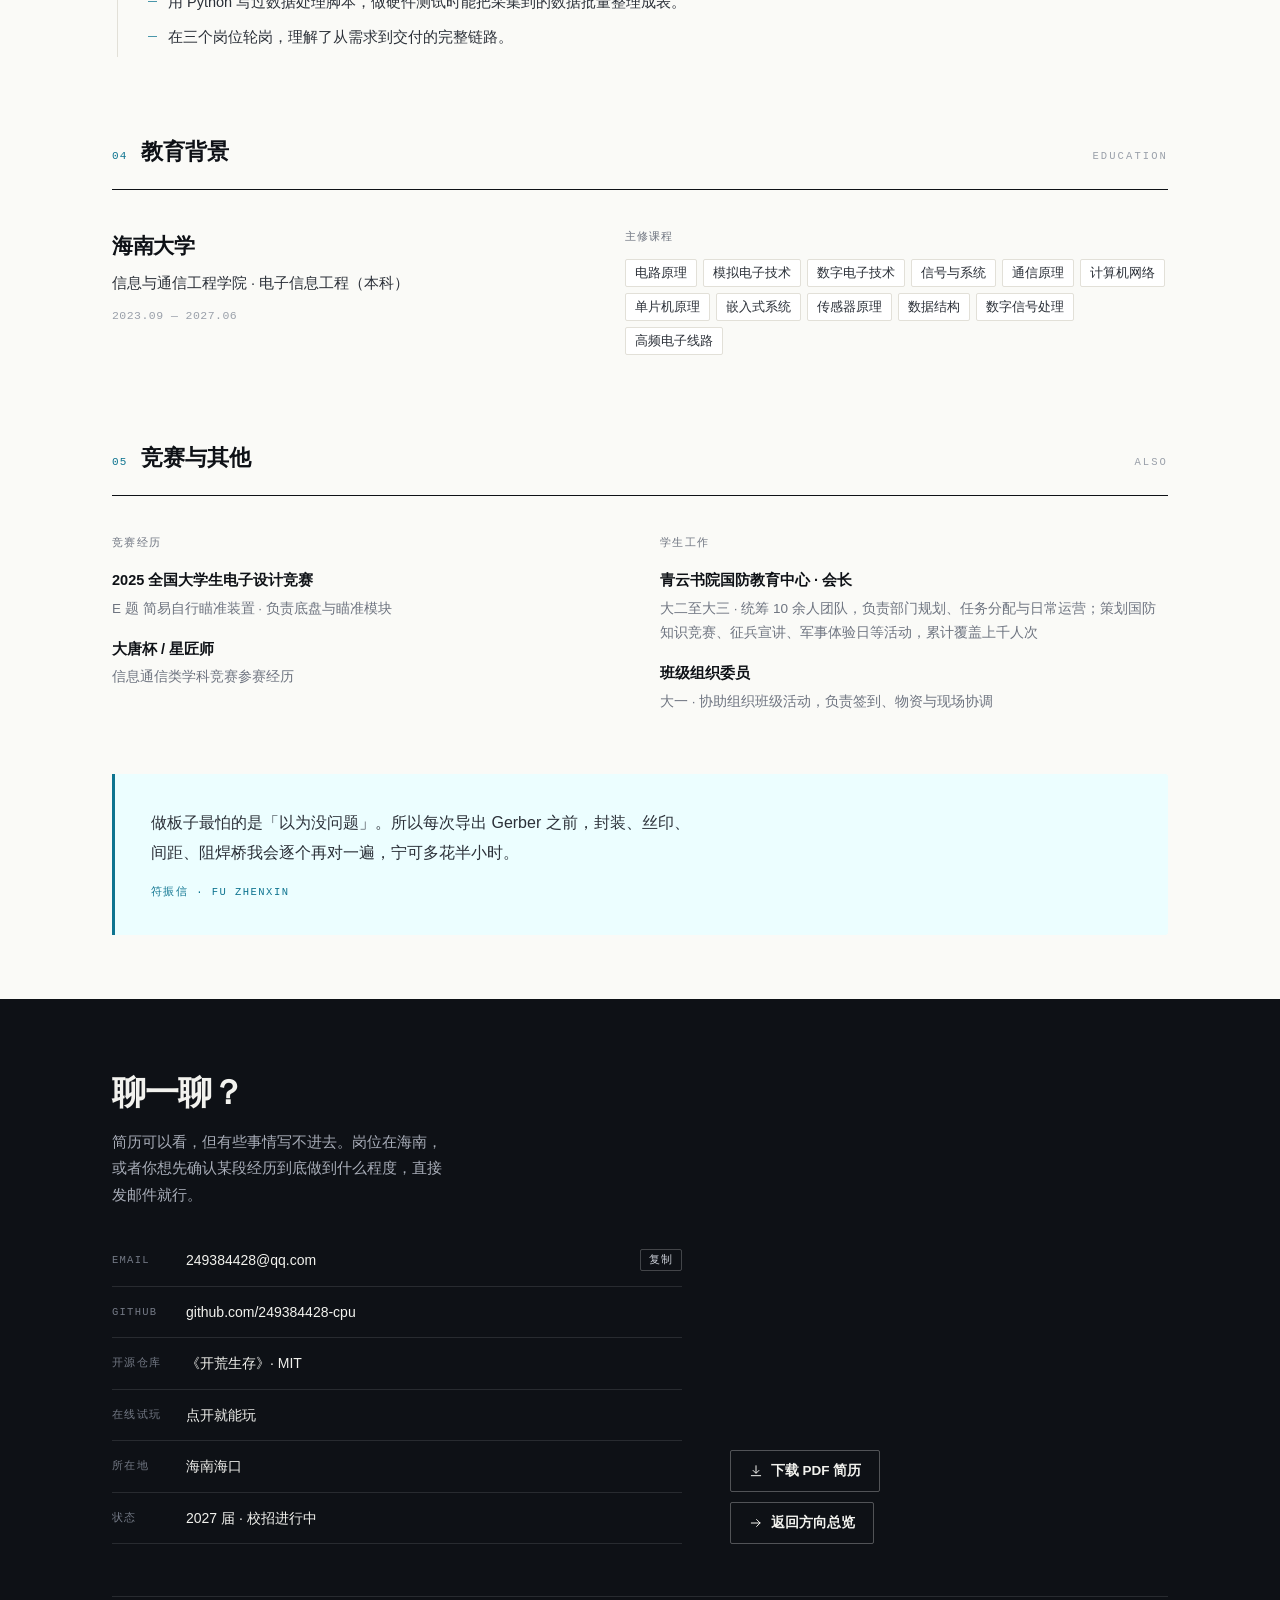
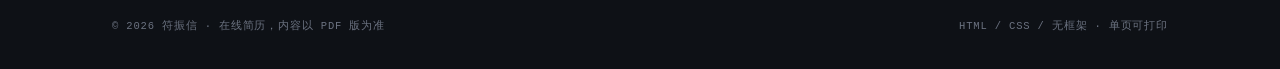
<file: hardware.html>
<!DOCTYPE html>
<html lang="zh-CN">
<head>
<meta charset="utf-8">
<meta name="viewport" content="width=device-width, initial-scale=1">
<title>硬件设计 / PCB · 符振信 — 2027 届</title>
<meta name="description" content="两块四轮车主板，从原理图到 Gerber 全流程自己出。海南大学电子信息工程2027 届。">
<meta name="author" content="符振信">
<meta property="og:title" content="硬件设计 / PCB · 符振信 — 2027 届">
<meta property="og:description" content="两块四轮车主板，从原理图到 Gerber 全流程自己出。海南大学电子信息工程2027 届。">
<meta property="og:type" content="profile">
<meta property="og:url" content="https://249384428-cpu.github.io/resume/hardware.html">
<meta property="og:image" content="https://249384428-cpu.github.io/resume/assets/og.png">
<meta property="og:image:width" content="1200">
<meta property="og:image:height" content="630">
<meta name="twitter:card" content="summary_large_image">
<meta name="theme-color" content="#0E7490">
<link rel="icon" href="data:image/svg+xml,%3Csvg xmlns='http://www.w3.org/2000/svg' viewBox='0 0 64 64'%3E%3Crect width='64' height='64' rx='10' fill='%230E1116'/%3E%3Ctext x='32' y='46' font-family='monospace' font-size='36' font-weight='700' fill='%23FFFFFF' text-anchor='middle'%3EF%3C/text%3E%3C/svg%3E">
<link rel="stylesheet" href="assets/style.css?v=17bde68b">
</head>
<body class="" style="--accent:#0E7490;--accent-soft:#ECFEFF">
<header class="top">
  <div class="wrap top-inner">
    <a class="brand" href="index.html">
      <span class="brand-name">符振信</span>
      <span class="brand-tag">Portfolio / 2027</span>
    </a>
    <nav class="tabs"><a class="tab" href="embedded.html">嵌入式</a><a class="tab" href="plc.html">PLC</a><a class="tab" href="backend.html">后端</a><a class="tab" href="ai.html">AI</a><a class="tab is-active" href="hardware.html">硬件</a><a class="tab" href="support.html">支持</a><a class="tab" href="general.html">汇总</a><a class="tab" href="works.html">作品</a></nav>
    <a class="top-cta" href="assets/pdf/hardware.pdf" download><svg viewBox="0 0 24 24" fill="none" stroke="currentColor" stroke-width="1.7" stroke-linecap="round" stroke-linejoin="round"><path d="M12 3v12"/><path d="m7 11 5 5 5-5"/><path d="M4 20h16"/></svg><span>PDF 简历</span></a>
  </div>
</header>

<main>
  <section class="hero">
    <div class="wrap hero-grid">
      <div class="hero-anim">
        <p class="eyebrow">硬件工程师 · 2027 届</p>
        <h1>板子小一点，<br>干扰少一点，问题就少一半。</h1>
        <p class="hero-en">FU ZHENXIN / Hardware &amp; Layout</p>
        <p class="lead">两块四轮小车主板从原理图、Layout 到 Gerber 和 BOM 都是自己出的。电源、电机驱动、地平面这些容易被忽略的地方，我在打样前会逐个对一遍。焊过、测过，知道哪里最容易出问题。</p>
        <div class="actions">
          <a class="btn btn-primary" href="mailto:249384428@qq.com?subject=应聘硬件设计 / PCB岗位"><svg viewBox="0 0 24 24" fill="none" stroke="currentColor" stroke-width="1.7" stroke-linecap="round" stroke-linejoin="round"><rect x="2.5" y="4.5" width="19" height="15" rx="2"/><path d="m3 6 9 6.5L21 6"/></svg>邮件联系</a>
          <a class="btn btn-ghost" href="assets/pdf/hardware.pdf" download><svg viewBox="0 0 24 24" fill="none" stroke="currentColor" stroke-width="1.7" stroke-linecap="round" stroke-linejoin="round"><path d="M12 3v12"/><path d="m7 11 5 5 5-5"/><path d="M4 20h16"/></svg>下载 PDF 简历</a>
        </div>
      </div>
      <aside class="hero-anim">
      <dl class="spec"><div class="spec-row"><span class="spec-k">学历</span><span class="spec-v">本科 · 2027 届</span></div><div class="spec-row"><span class="spec-k">专业</span><span class="spec-v">电子信息工程</span></div><div class="spec-row"><span class="spec-k">所在地</span><span class="spec-v">海南海口</span></div><div class="spec-row"><span class="spec-k">求职</span><span class="spec-v">硬件设计 / PCB Layout</span></div><div class="spec-row"><span class="spec-k">到岗</span><span class="spec-v">2027.07 前可实习</span></div></dl>
      <p class="spec-note">更新于 2026.11<br>在线版按方向重排<br>完整信息见 PDF</p>
    </aside>
    </div>
    <div class="wrap">
      <div class="metrics"><div class="metric"><div class="metric-v">2 块</div><div class="metric-l">自主设计主板</div></div><div class="metric"><div class="metric-v">双层</div><div class="metric-l">板层结构</div></div><div class="metric"><div class="metric-v">0603</div><div class="metric-l">贴装密度</div></div></div>
    </div>
  </section>

  <section class="block" id="skills">
  <div class="wrap">
    <div class="sec-head"><span class="sec-num">01</span><h2>技能</h2><span class="sec-en">Skillset</span></div>
    <div class="skill-row"><div class="skill-label">EDA 工具</div><div class="skill-items"><span class="tag">Altium Designer</span><span class="tag">立创 EDA</span><span class="tag">原理图 / PCB / Gerber</span><span class="tag">BOM 与坐标文件输出</span></div></div><div class="skill-row"><div class="skill-label">电路设计</div><div class="skill-items"><span class="tag">Buck 降压与电池供电</span><span class="tag">MOS 电机驱动</span><span class="tag">MCU 最小系统</span><span class="tag">传感器与接口电路</span></div></div><div class="skill-row"><div class="skill-label">Layout 要点</div><div class="skill-items"><span class="tag">双层板布局</span><span class="tag">地平面与回流路径</span><span class="tag">大电流走线加宽</span><span class="tag">时钟与差分线避让</span></div></div><div class="skill-row"><div class="skill-label">器件与工艺</div><div class="skill-items"><span class="tag">0603 阻容高密度贴装</span><span class="tag">封装与实物核对</span><span class="tag">连接器选型</span><span class="tag">可制造性检查</span></div></div><div class="skill-row"><div class="skill-label">焊接与测试</div><div class="skill-items"><span class="tag">手焊与返修</span><span class="tag">分模块上电</span><span class="tag">万用表 / 示波器验证</span><span class="tag">信号完整性初判</span></div></div>
  </div>
</section><section class="block" id="work">
  <div class="wrap">
    <div class="sec-head"><span class="sec-num">02</span><h2>项目与作品</h2><span class="sec-en">Selected Work</span></div>
    <article class="proj">
      <div class="proj-side">
        <div class="proj-no">P01</div>
        <div class="proj-period">2026.06 — 2026.07</div>
      </div>
      <div class="proj-main">
        <h3>四轮智能小车双层主控板（LPC1114）</h3>
        <div class="proj-kind">自主设计 · 原理图 / PCB / 打样 / 焊接</div>
        <ul class="proj-list"><li>双层板布局：底层整片铺地作为回流路径，电机大电流走线加宽并远离灰度信号线，避免循迹采样被电机噪声带偏。</li><li>五路 ITR9909 沿板边等距排布，安装孔与探头开孔位置按实物车架反推，减少装配后对不准的问题。</li><li>0603 阻容高密度贴装，封装库全部按实物核对后再画；导出 Gerber 前逐项检查线宽、间距、丝印与阻焊。</li><li>打样后自己手焊，按模块分批上电，先电源后主控再外设，缩短排查范围。</li></ul>
        <div class="proj-stack"><span class="chip">立创 EDA</span><span class="chip">LPC1114</span><span class="chip">ITR9909 ×5</span><span class="chip">N20 ×4</span><span class="chip">双层板</span></div>
      </div>
    </article><article class="proj">
      <div class="proj-side">
        <div class="proj-no">P02</div>
        <div class="proj-period">2025.06</div>
      </div>
      <div class="proj-main">
        <h3>四轮驱动主板 PerFei V1.85（Altium Designer）</h3>
        <div class="proj-kind">自主设计 · PCB Layout</div>
        <ul class="proj-list"><li>四路 SI2102 MOS 驱动按大电流路径布局，MOS 与电机接口就近放置，功率回路面积压到最小。</li><li>功率电感降压部分单独划区，输入输出电容紧贴引脚，地平面在功率地与信号地之间单点连接。</li><li>0603 阻容高密度排布，丝印只保留必要标识，避免焊接时被元件压住看不清。</li><li>导出前逐个检查封装与实物一致性、焊盘间距与阻焊桥，减少打样返工。</li></ul>
        <div class="proj-stack"><span class="chip">Altium Designer</span><span class="chip">SI2102 ×4</span><span class="chip">功率电感</span><span class="chip">0603</span><span class="chip">Gerber</span></div>
      </div>
    </article><article class="proj">
      <div class="proj-side">
        <div class="proj-no">P03</div>
        <div class="proj-period">2025.07 — 2025.08</div>
      </div>
      <div class="proj-main">
        <h3>2025 全国大学生电子设计竞赛 E 题 · 简易自行瞄准装置</h3>
        <div class="proj-kind">团队竞赛 · 负责底盘与瞄准模块</div>
        <ul class="proj-list"><li>八路灰度传感器的安装高度与间距在实物上反复调，避免反光地面误判和相邻串扰。</li><li>电机驱动与主控分开供电，步进电机部分单独走线并加去耦，减少对灰度采样的干扰。</li><li>完成小车 1—5 圈循迹测试（单圈约 20s），2—3 环内精准定位（单圈 ≤ 2s）。</li></ul>
        <div class="proj-stack"><span class="chip">TI MSPM0G3507</span><span class="chip">八路灰度</span><span class="chip">TB6612</span><span class="chip">步进电机</span><span class="chip">编码器</span></div>
      </div>
    </article><article class="proj">
      <div class="proj-side">
        <div class="proj-no">P04</div>
        <div class="proj-period">2025.07</div>
      </div>
      <div class="proj-main">
        <h3>基于 STM32 的小四轴无人机</h3>
        <div class="proj-kind">个人项目</div>
        <ul class="proj-list"><li>飞控板与遥控器的供电、四路电机驱动电路自己设计，含电池电压采样分压网络与防反接。</li><li>布线时把电机大电流回路和 MPU6050 的 I2C 走线分到两侧，减少换相时的地弹干扰。</li><li>打样、手焊、上电测试走完全流程，整机实测 10 米通信零丢包、续航 ≥ 8 分钟。</li></ul>
        <div class="proj-stack"><span class="chip">STM32F103</span><span class="chip">MPU6050</span><span class="chip">NRF24L01</span><span class="chip">PID</span><span class="chip">电机驱动</span></div>
      </div>
    </article>
  </div>
</section><section class="block" id="experience">
  <div class="wrap">
    <div class="sec-head"><span class="sec-num">03</span><h2>实习经历</h2><span class="sec-en">Experience</span></div>
    <div class="tl"><div class="tl-item">
      <div class="tl-head">
        <span class="tl-org">海南凌峰科技</span>
        <span class="tl-role">工程部 · 实习工程师</span>
        <span class="tl-period">2026.07 — 2026.09</span>
      </div>
      <div class="tl-place">海口 · 江东新区排涝站自动化工程</div>
      <ul class="proj-list"><li>在现场看过控制柜接线与端子排，明白图纸和实物之间差在哪里，画板时会先想安装和接线怎么做。</li><li>按工程规范与接线标准逐项核查，错一个点位就可能让联锁判断失效。</li><li>参与多设备联调与现场验收，知道设备装上机柜之后还有多少事要处理。</li></ul>
    </div><div class="tl-item">
      <div class="tl-head">
        <span class="tl-org">广州后浪来也</span>
        <span class="tl-role">后端 / 产品 / 大数据 实习生（轮岗）</span>
        <span class="tl-period">2026.06 — 2026.07</span>
      </div>
      <div class="tl-place">广州</div>
      <ul class="proj-list"><li>用 Python 写过数据处理脚本，做硬件测试时能把采集到的数据批量整理成表。</li><li>在三个岗位轮岗，理解了从需求到交付的完整链路。</li></ul>
    </div></div>
  </div>
</section><section class="block" id="education">
  <div class="wrap">
    <div class="sec-head"><span class="sec-num">04</span><h2>教育背景</h2><span class="sec-en">Education</span></div>
    <div class="edu">
      <div>
        <div class="edu-school">海南大学</div>
        <div class="edu-sub">信息与通信工程学院 · 电子信息工程（本科）</div>
        <div class="edu-period">2023.09 — 2027.06</div>
      </div>
      <div>
        <div class="edu-note">主修课程</div>
        <div class="edu-courses"><span class="tag">电路原理</span><span class="tag">模拟电子技术</span><span class="tag">数字电子技术</span><span class="tag">信号与系统</span><span class="tag">通信原理</span><span class="tag">计算机网络</span><span class="tag">单片机原理</span><span class="tag">嵌入式系统</span><span class="tag">传感器原理</span><span class="tag">数据结构</span><span class="tag">数字信号处理</span><span class="tag">高频电子线路</span></div>
      </div>
    </div>
  </div>
</section><section class="block" id="more">
  <div class="wrap">
    <div class="sec-head"><span class="sec-num">05</span><h2>竞赛与其他</h2><span class="sec-en">Also</span></div>
    <div class="extra-grid">
      <div class="extra-col">
        <h3>竞赛经历</h3>
        <div class="extra-item"><div class="extra-t">2025 全国大学生电子设计竞赛</div><div class="extra-d">E 题 简易自行瞄准装置 · 负责底盘与瞄准模块</div></div><div class="extra-item"><div class="extra-t">大唐杯 / 星匠师</div><div class="extra-d">信息通信类学科竞赛参赛经历</div></div>
      </div>
      <div class="extra-col">
        <h3>学生工作</h3>
        <div class="extra-item"><div class="extra-t">青云书院国防教育中心 · 会长</div><div class="extra-d">大二至大三 · 统筹 10 余人团队，负责部门规划、任务分配与日常运营；策划国防知识竞赛、征兵宣讲、军事体验日等活动，累计覆盖上千人次</div></div><div class="extra-item"><div class="extra-t">班级组织委员</div><div class="extra-d">大一 · 协助组织班级活动，负责签到、物资与现场协调</div></div>
      </div>
    </div>
    <div class="closing">
      <p>做板子最怕的是「以为没问题」。所以每次导出 Gerber 之前，封装、丝印、间距、阻焊桥我会逐个再对一遍，宁可多花半小时。</p>
      <span class="who">符振信 · FU ZHENXIN</span>
    </div>
  </div>
</section>
</main>

<footer class="footer">
  <div class="wrap footer-inner">
    <div>
      <h2>聊一聊？</h2>
      <p class="f-lead">简历可以看，但有些事情写不进去。岗位在海南，或者你想先确认某段经历到底做到什么程度，直接发邮件就行。</p>
      <p class="print-only f-print-title">联系方式 / Contact</p>
      <div class="f-row print-only"><span class="f-k">手机</span><span class="f-v">15799056622</span></div>
      <div class="f-row">
        <span class="f-k">Email</span>
        <a class="f-v" href="mailto:249384428@qq.com">249384428@qq.com</a>
        <button class="copy-btn" type="button" data-copy="249384428@qq.com">复制</button>
      </div>
      <div class="f-row"><span class="f-k">GitHub</span><a class="f-v" href="https://github.com/249384428-cpu" target="_blank" rel="noopener">github.com/249384428-cpu</a></div><div class="f-row f-extra"><span class="f-k">开源仓库</span><a class="f-v" href="https://github.com/249384428-cpu/kaihuang-survival" target="_blank" rel="noopener">《开荒生存》· MIT</a></div><div class="f-row f-extra"><span class="f-k">在线试玩</span><a class="f-v" href="https://249384428-cpu.github.io/kaihuang-survival/" target="_blank" rel="noopener">点开就能玩</a></div>
      <div class="f-row"><span class="f-k">所在地</span><span class="f-v">海南海口</span></div>
      <div class="f-row f-status"><span class="f-k">状态</span><span class="f-v">2027 届 · 校招进行中</span></div>
    </div>
    <div class="f-right">
        <a class="f-btn" href="assets/pdf/hardware.pdf" download><svg viewBox="0 0 24 24" fill="none" stroke="currentColor" stroke-width="1.7" stroke-linecap="round" stroke-linejoin="round"><path d="M12 3v12"/><path d="m7 11 5 5 5-5"/><path d="M4 20h16"/></svg> 下载 PDF 简历</a>
        <a class="f-btn" href="index.html"><svg viewBox="0 0 24 24" fill="none" stroke="currentColor" stroke-width="1.7" stroke-linecap="round" stroke-linejoin="round"><path d="M4 12h15"/><path d="m13 6 6 6-6 6"/></svg> 返回方向总览</a>
      </div>
  </div>
  <div class="wrap">
    <div class="colophon">
      <span>© 2026 符振信 · 在线简历，内容以 PDF 版为准</span>
      <span>HTML / CSS / 无框架 · 单页可打印</span>
    </div>
  </div>
</footer>
<div class="toast" role="status" aria-live="polite"></div>
<script src="assets/app.js?v=17bde68b"></script>
</body>
</html>
</file>
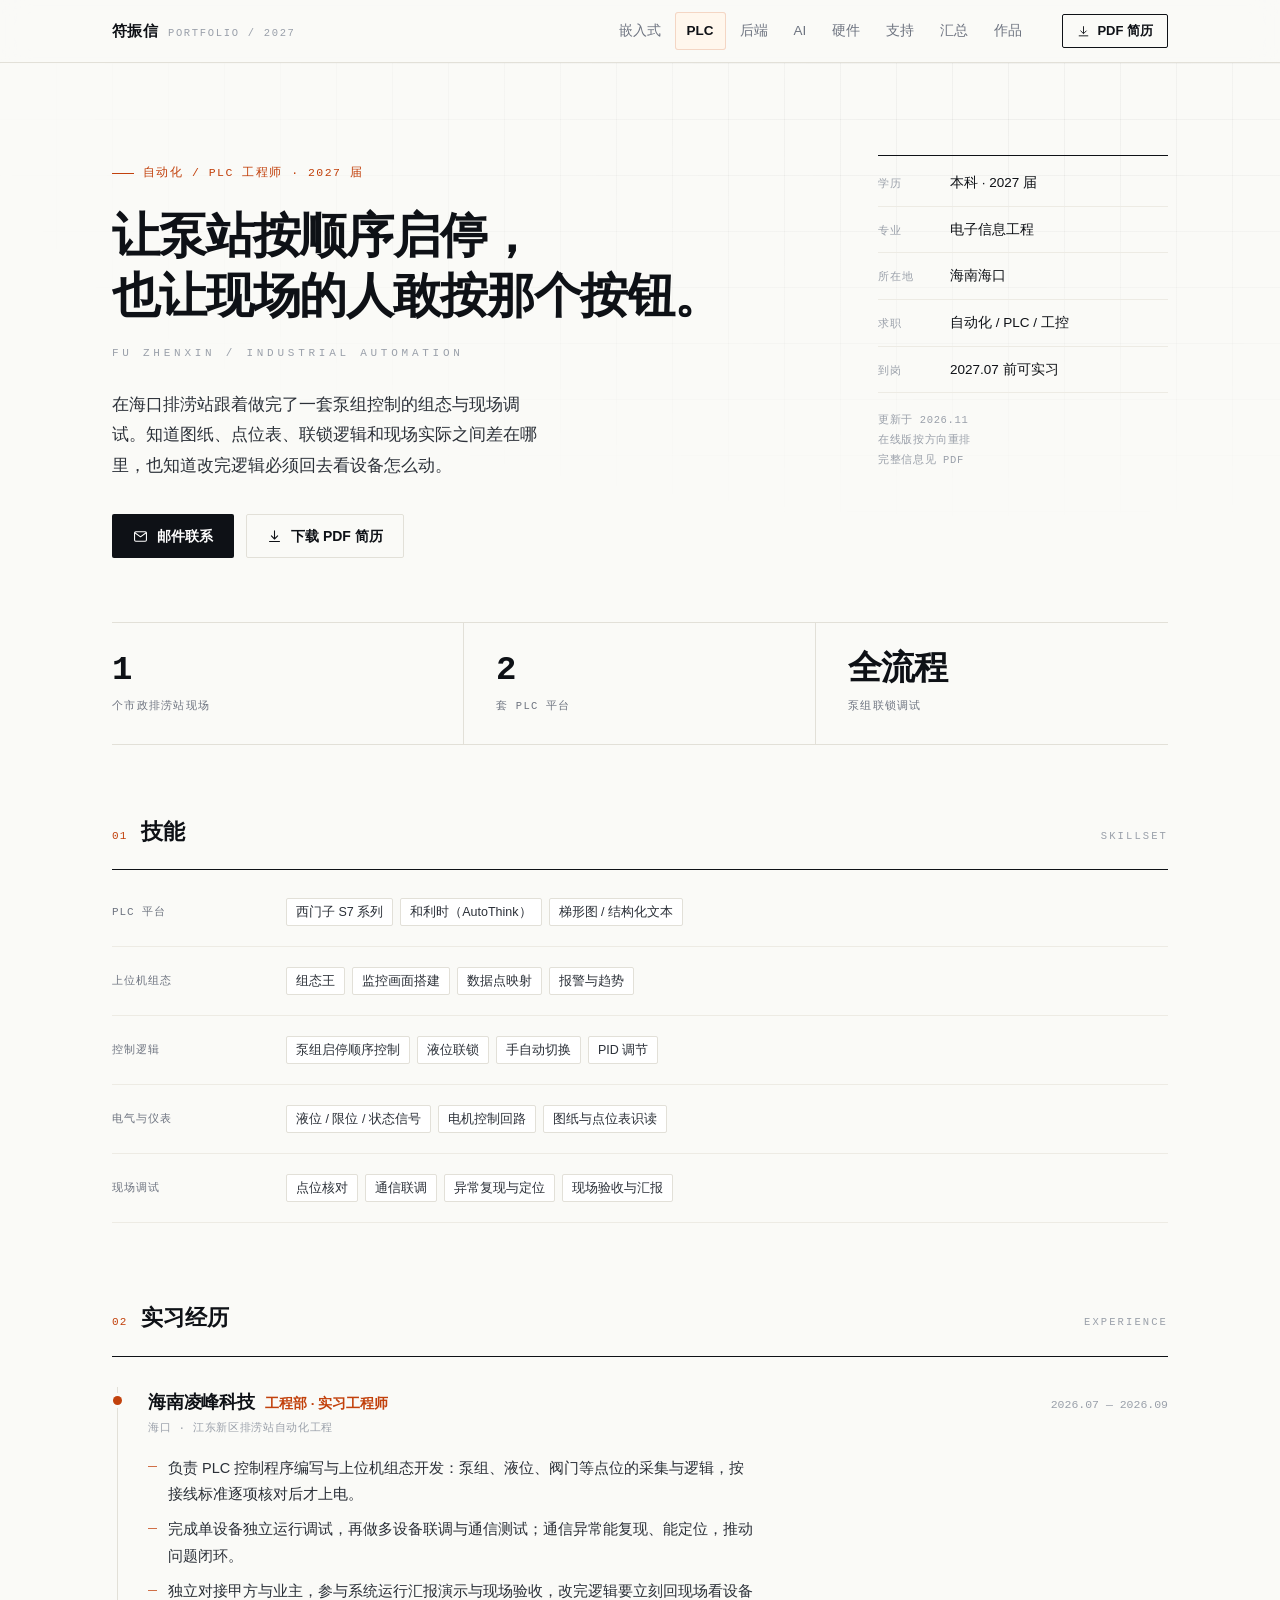
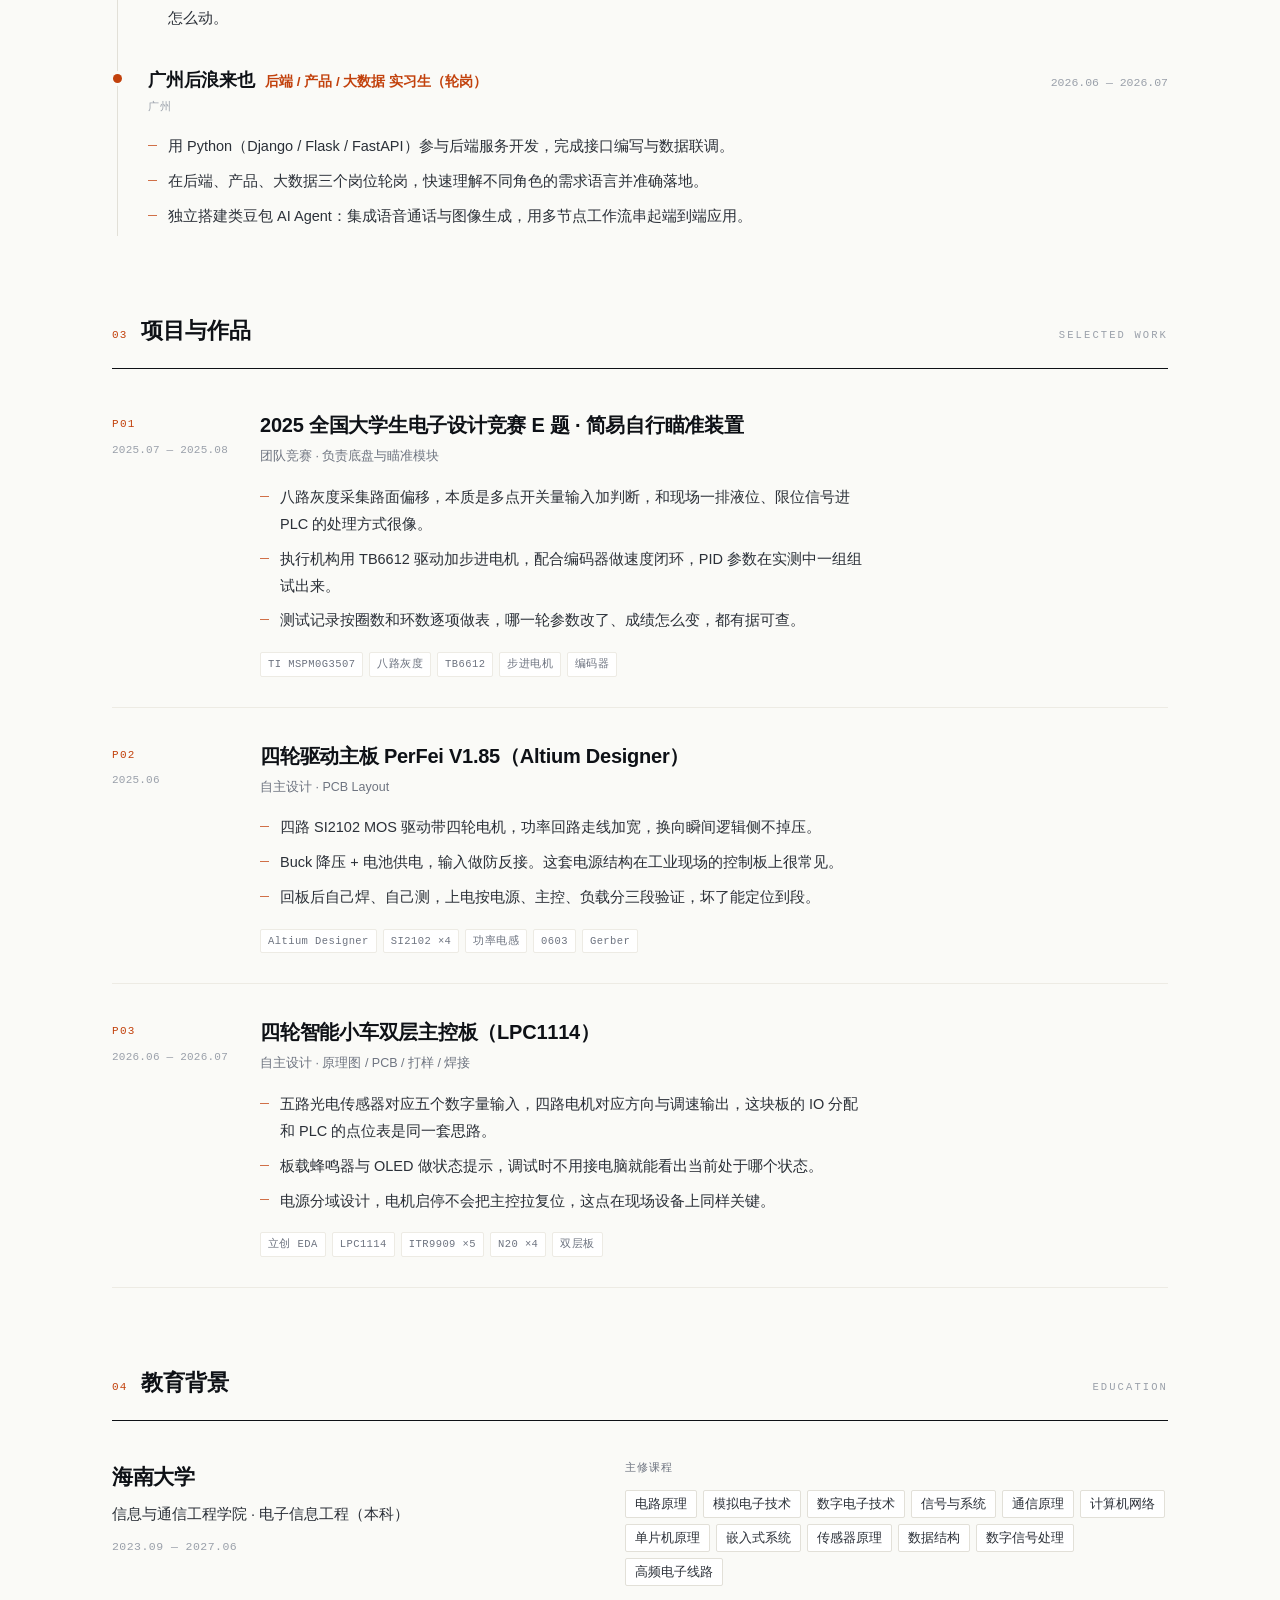
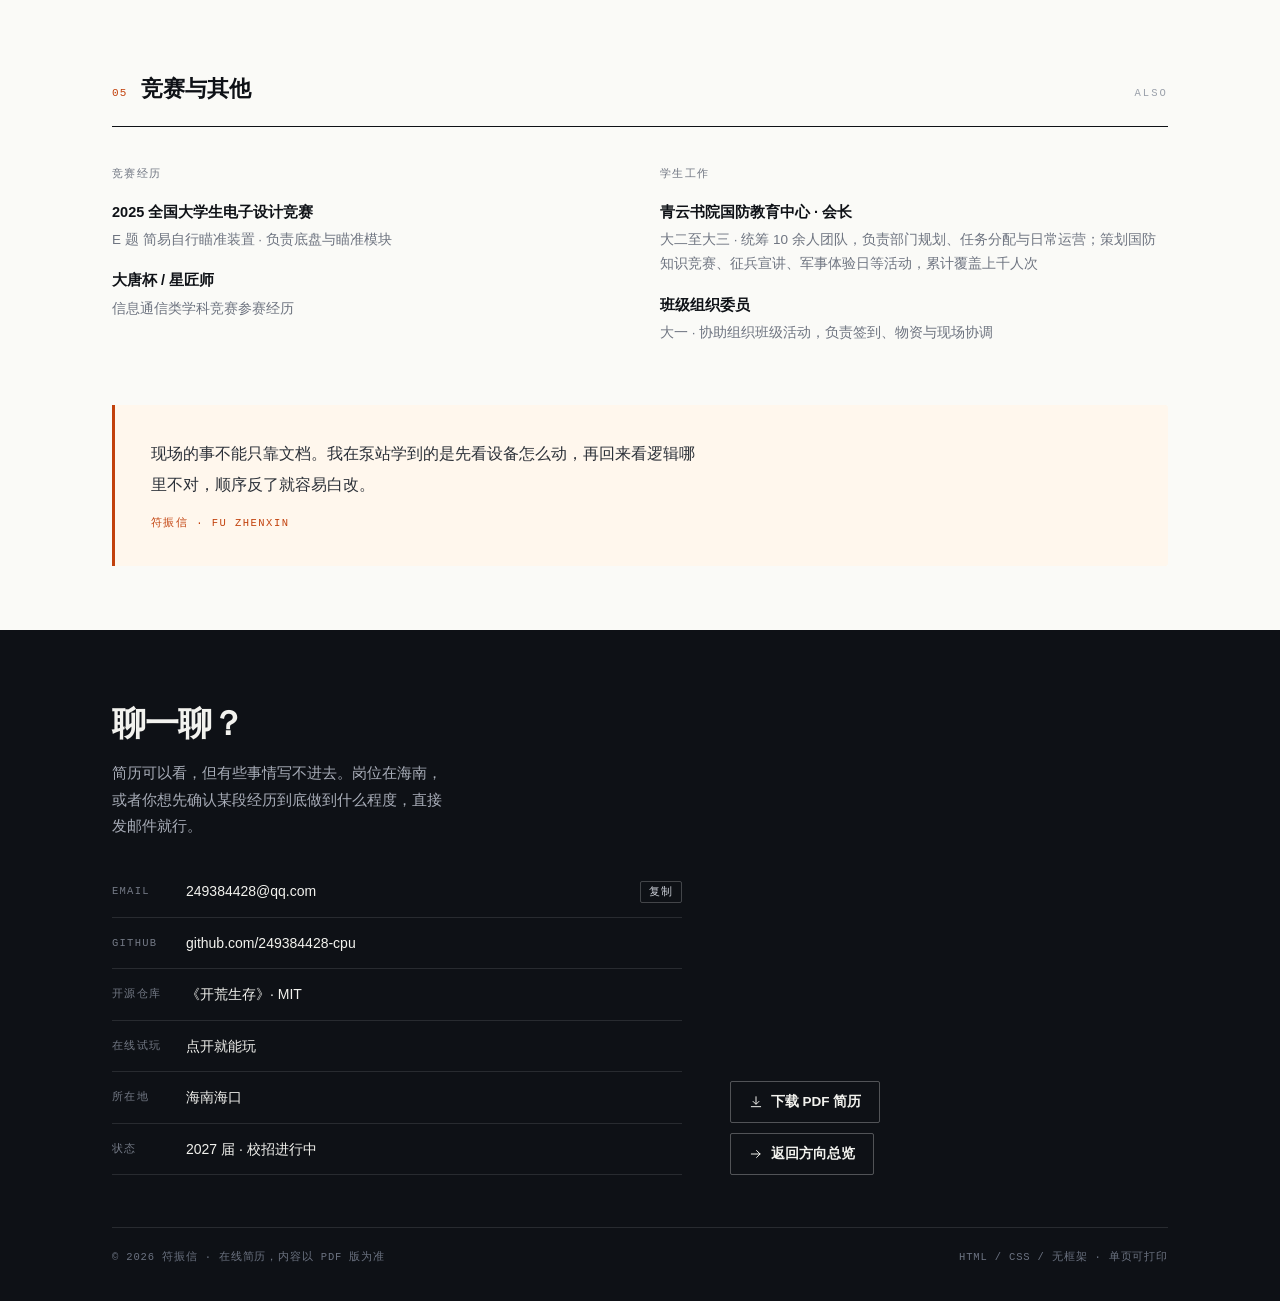
<file: plc.html>
<!DOCTYPE html>
<html lang="zh-CN">
<head>
<meta charset="utf-8">
<meta name="viewport" content="width=device-width, initial-scale=1">
<title>工业自动化 / PLC · 符振信 — 2027 届</title>
<meta name="description" content="泵站组态与现场调试，读得懂图纸也改得了逻辑。海南大学电子信息工程2027 届。">
<meta name="author" content="符振信">
<meta property="og:title" content="工业自动化 / PLC · 符振信 — 2027 届">
<meta property="og:description" content="泵站组态与现场调试，读得懂图纸也改得了逻辑。海南大学电子信息工程2027 届。">
<meta property="og:type" content="profile">
<meta property="og:url" content="https://249384428-cpu.github.io/resume/plc.html">
<meta property="og:image" content="https://249384428-cpu.github.io/resume/assets/og.png">
<meta property="og:image:width" content="1200">
<meta property="og:image:height" content="630">
<meta name="twitter:card" content="summary_large_image">
<meta name="theme-color" content="#C2410C">
<link rel="icon" href="data:image/svg+xml,%3Csvg xmlns='http://www.w3.org/2000/svg' viewBox='0 0 64 64'%3E%3Crect width='64' height='64' rx='10' fill='%230E1116'/%3E%3Ctext x='32' y='46' font-family='monospace' font-size='36' font-weight='700' fill='%23FFFFFF' text-anchor='middle'%3EF%3C/text%3E%3C/svg%3E">
<link rel="stylesheet" href="assets/style.css?v=17bde68b">
</head>
<body class="" style="--accent:#C2410C;--accent-soft:#FFF7ED">
<header class="top">
  <div class="wrap top-inner">
    <a class="brand" href="index.html">
      <span class="brand-name">符振信</span>
      <span class="brand-tag">Portfolio / 2027</span>
    </a>
    <nav class="tabs"><a class="tab" href="embedded.html">嵌入式</a><a class="tab is-active" href="plc.html">PLC</a><a class="tab" href="backend.html">后端</a><a class="tab" href="ai.html">AI</a><a class="tab" href="hardware.html">硬件</a><a class="tab" href="support.html">支持</a><a class="tab" href="general.html">汇总</a><a class="tab" href="works.html">作品</a></nav>
    <a class="top-cta" href="assets/pdf/plc.pdf" download><svg viewBox="0 0 24 24" fill="none" stroke="currentColor" stroke-width="1.7" stroke-linecap="round" stroke-linejoin="round"><path d="M12 3v12"/><path d="m7 11 5 5 5-5"/><path d="M4 20h16"/></svg><span>PDF 简历</span></a>
  </div>
</header>

<main>
  <section class="hero">
    <div class="wrap hero-grid">
      <div class="hero-anim">
        <p class="eyebrow">自动化 / PLC 工程师 · 2027 届</p>
        <h1>让泵站按顺序启停，<br>也让现场的人敢按那个按钮。</h1>
        <p class="hero-en">FU ZHENXIN / Industrial Automation</p>
        <p class="lead">在海口排涝站跟着做完了一套泵组控制的组态与现场调试。知道图纸、点位表、联锁逻辑和现场实际之间差在哪里，也知道改完逻辑必须回去看设备怎么动。</p>
        <div class="actions">
          <a class="btn btn-primary" href="mailto:249384428@qq.com?subject=应聘工业自动化 / PLC岗位"><svg viewBox="0 0 24 24" fill="none" stroke="currentColor" stroke-width="1.7" stroke-linecap="round" stroke-linejoin="round"><rect x="2.5" y="4.5" width="19" height="15" rx="2"/><path d="m3 6 9 6.5L21 6"/></svg>邮件联系</a>
          <a class="btn btn-ghost" href="assets/pdf/plc.pdf" download><svg viewBox="0 0 24 24" fill="none" stroke="currentColor" stroke-width="1.7" stroke-linecap="round" stroke-linejoin="round"><path d="M12 3v12"/><path d="m7 11 5 5 5-5"/><path d="M4 20h16"/></svg>下载 PDF 简历</a>
        </div>
      </div>
      <aside class="hero-anim">
      <dl class="spec"><div class="spec-row"><span class="spec-k">学历</span><span class="spec-v">本科 · 2027 届</span></div><div class="spec-row"><span class="spec-k">专业</span><span class="spec-v">电子信息工程</span></div><div class="spec-row"><span class="spec-k">所在地</span><span class="spec-v">海南海口</span></div><div class="spec-row"><span class="spec-k">求职</span><span class="spec-v">自动化 / PLC / 工控</span></div><div class="spec-row"><span class="spec-k">到岗</span><span class="spec-v">2027.07 前可实习</span></div></dl>
      <p class="spec-note">更新于 2026.11<br>在线版按方向重排<br>完整信息见 PDF</p>
    </aside>
    </div>
    <div class="wrap">
      <div class="metrics"><div class="metric"><div class="metric-v">1</div><div class="metric-l">个市政排涝站现场</div></div><div class="metric"><div class="metric-v">2</div><div class="metric-l">套 PLC 平台</div></div><div class="metric"><div class="metric-v">全流程</div><div class="metric-l">泵组联锁调试</div></div></div>
    </div>
  </section>

  <section class="block" id="skills">
  <div class="wrap">
    <div class="sec-head"><span class="sec-num">01</span><h2>技能</h2><span class="sec-en">Skillset</span></div>
    <div class="skill-row"><div class="skill-label">PLC 平台</div><div class="skill-items"><span class="tag">西门子 S7 系列</span><span class="tag">和利时（AutoThink）</span><span class="tag">梯形图 / 结构化文本</span></div></div><div class="skill-row"><div class="skill-label">上位机组态</div><div class="skill-items"><span class="tag">组态王</span><span class="tag">监控画面搭建</span><span class="tag">数据点映射</span><span class="tag">报警与趋势</span></div></div><div class="skill-row"><div class="skill-label">控制逻辑</div><div class="skill-items"><span class="tag">泵组启停顺序控制</span><span class="tag">液位联锁</span><span class="tag">手自动切换</span><span class="tag">PID 调节</span></div></div><div class="skill-row"><div class="skill-label">电气与仪表</div><div class="skill-items"><span class="tag">液位 / 限位 / 状态信号</span><span class="tag">电机控制回路</span><span class="tag">图纸与点位表识读</span></div></div><div class="skill-row"><div class="skill-label">现场调试</div><div class="skill-items"><span class="tag">点位核对</span><span class="tag">通信联调</span><span class="tag">异常复现与定位</span><span class="tag">现场验收与汇报</span></div></div>
  </div>
</section><section class="block" id="experience">
  <div class="wrap">
    <div class="sec-head"><span class="sec-num">02</span><h2>实习经历</h2><span class="sec-en">Experience</span></div>
    <div class="tl"><div class="tl-item">
      <div class="tl-head">
        <span class="tl-org">海南凌峰科技</span>
        <span class="tl-role">工程部 · 实习工程师</span>
        <span class="tl-period">2026.07 — 2026.09</span>
      </div>
      <div class="tl-place">海口 · 江东新区排涝站自动化工程</div>
      <ul class="proj-list"><li>负责 PLC 控制程序编写与上位机组态开发：泵组、液位、阀门等点位的采集与逻辑，按接线标准逐项核对后才上电。</li><li>完成单设备独立运行调试，再做多设备联调与通信测试；通信异常能复现、能定位，推动问题闭环。</li><li>独立对接甲方与业主，参与系统运行汇报演示与现场验收，改完逻辑要立刻回现场看设备怎么动。</li></ul>
    </div><div class="tl-item">
      <div class="tl-head">
        <span class="tl-org">广州后浪来也</span>
        <span class="tl-role">后端 / 产品 / 大数据 实习生（轮岗）</span>
        <span class="tl-period">2026.06 — 2026.07</span>
      </div>
      <div class="tl-place">广州</div>
      <ul class="proj-list"><li>用 Python（Django / Flask / FastAPI）参与后端服务开发，完成接口编写与数据联调。</li><li>在后端、产品、大数据三个岗位轮岗，快速理解不同角色的需求语言并准确落地。</li><li>独立搭建类豆包 AI Agent：集成语音通话与图像生成，用多节点工作流串起端到端应用。</li></ul>
    </div></div>
  </div>
</section><section class="block" id="work">
  <div class="wrap">
    <div class="sec-head"><span class="sec-num">03</span><h2>项目与作品</h2><span class="sec-en">Selected Work</span></div>
    <article class="proj">
      <div class="proj-side">
        <div class="proj-no">P01</div>
        <div class="proj-period">2025.07 — 2025.08</div>
      </div>
      <div class="proj-main">
        <h3>2025 全国大学生电子设计竞赛 E 题 · 简易自行瞄准装置</h3>
        <div class="proj-kind">团队竞赛 · 负责底盘与瞄准模块</div>
        <ul class="proj-list"><li>八路灰度采集路面偏移，本质是多点开关量输入加判断，和现场一排液位、限位信号进 PLC 的处理方式很像。</li><li>执行机构用 TB6612 驱动加步进电机，配合编码器做速度闭环，PID 参数在实测中一组组试出来。</li><li>测试记录按圈数和环数逐项做表，哪一轮参数改了、成绩怎么变，都有据可查。</li></ul>
        <div class="proj-stack"><span class="chip">TI MSPM0G3507</span><span class="chip">八路灰度</span><span class="chip">TB6612</span><span class="chip">步进电机</span><span class="chip">编码器</span></div>
      </div>
    </article><article class="proj">
      <div class="proj-side">
        <div class="proj-no">P02</div>
        <div class="proj-period">2025.06</div>
      </div>
      <div class="proj-main">
        <h3>四轮驱动主板 PerFei V1.85（Altium Designer）</h3>
        <div class="proj-kind">自主设计 · PCB Layout</div>
        <ul class="proj-list"><li>四路 SI2102 MOS 驱动带四轮电机，功率回路走线加宽，换向瞬间逻辑侧不掉压。</li><li>Buck 降压 + 电池供电，输入做防反接。这套电源结构在工业现场的控制板上很常见。</li><li>回板后自己焊、自己测，上电按电源、主控、负载分三段验证，坏了能定位到段。</li></ul>
        <div class="proj-stack"><span class="chip">Altium Designer</span><span class="chip">SI2102 ×4</span><span class="chip">功率电感</span><span class="chip">0603</span><span class="chip">Gerber</span></div>
      </div>
    </article><article class="proj">
      <div class="proj-side">
        <div class="proj-no">P03</div>
        <div class="proj-period">2026.06 — 2026.07</div>
      </div>
      <div class="proj-main">
        <h3>四轮智能小车双层主控板（LPC1114）</h3>
        <div class="proj-kind">自主设计 · 原理图 / PCB / 打样 / 焊接</div>
        <ul class="proj-list"><li>五路光电传感器对应五个数字量输入，四路电机对应方向与调速输出，这块板的 IO 分配和 PLC 的点位表是同一套思路。</li><li>板载蜂鸣器与 OLED 做状态提示，调试时不用接电脑就能看出当前处于哪个状态。</li><li>电源分域设计，电机启停不会把主控拉复位，这点在现场设备上同样关键。</li></ul>
        <div class="proj-stack"><span class="chip">立创 EDA</span><span class="chip">LPC1114</span><span class="chip">ITR9909 ×5</span><span class="chip">N20 ×4</span><span class="chip">双层板</span></div>
      </div>
    </article>
  </div>
</section><section class="block" id="education">
  <div class="wrap">
    <div class="sec-head"><span class="sec-num">04</span><h2>教育背景</h2><span class="sec-en">Education</span></div>
    <div class="edu">
      <div>
        <div class="edu-school">海南大学</div>
        <div class="edu-sub">信息与通信工程学院 · 电子信息工程（本科）</div>
        <div class="edu-period">2023.09 — 2027.06</div>
      </div>
      <div>
        <div class="edu-note">主修课程</div>
        <div class="edu-courses"><span class="tag">电路原理</span><span class="tag">模拟电子技术</span><span class="tag">数字电子技术</span><span class="tag">信号与系统</span><span class="tag">通信原理</span><span class="tag">计算机网络</span><span class="tag">单片机原理</span><span class="tag">嵌入式系统</span><span class="tag">传感器原理</span><span class="tag">数据结构</span><span class="tag">数字信号处理</span><span class="tag">高频电子线路</span></div>
      </div>
    </div>
  </div>
</section><section class="block" id="more">
  <div class="wrap">
    <div class="sec-head"><span class="sec-num">05</span><h2>竞赛与其他</h2><span class="sec-en">Also</span></div>
    <div class="extra-grid">
      <div class="extra-col">
        <h3>竞赛经历</h3>
        <div class="extra-item"><div class="extra-t">2025 全国大学生电子设计竞赛</div><div class="extra-d">E 题 简易自行瞄准装置 · 负责底盘与瞄准模块</div></div><div class="extra-item"><div class="extra-t">大唐杯 / 星匠师</div><div class="extra-d">信息通信类学科竞赛参赛经历</div></div>
      </div>
      <div class="extra-col">
        <h3>学生工作</h3>
        <div class="extra-item"><div class="extra-t">青云书院国防教育中心 · 会长</div><div class="extra-d">大二至大三 · 统筹 10 余人团队，负责部门规划、任务分配与日常运营；策划国防知识竞赛、征兵宣讲、军事体验日等活动，累计覆盖上千人次</div></div><div class="extra-item"><div class="extra-t">班级组织委员</div><div class="extra-d">大一 · 协助组织班级活动，负责签到、物资与现场协调</div></div>
      </div>
    </div>
    <div class="closing">
      <p>现场的事不能只靠文档。我在泵站学到的是先看设备怎么动，再回来看逻辑哪里不对，顺序反了就容易白改。</p>
      <span class="who">符振信 · FU ZHENXIN</span>
    </div>
  </div>
</section>
</main>

<footer class="footer">
  <div class="wrap footer-inner">
    <div>
      <h2>聊一聊？</h2>
      <p class="f-lead">简历可以看，但有些事情写不进去。岗位在海南，或者你想先确认某段经历到底做到什么程度，直接发邮件就行。</p>
      <p class="print-only f-print-title">联系方式 / Contact</p>
      <div class="f-row print-only"><span class="f-k">手机</span><span class="f-v">15799056622</span></div>
      <div class="f-row">
        <span class="f-k">Email</span>
        <a class="f-v" href="mailto:249384428@qq.com">249384428@qq.com</a>
        <button class="copy-btn" type="button" data-copy="249384428@qq.com">复制</button>
      </div>
      <div class="f-row"><span class="f-k">GitHub</span><a class="f-v" href="https://github.com/249384428-cpu" target="_blank" rel="noopener">github.com/249384428-cpu</a></div><div class="f-row f-extra"><span class="f-k">开源仓库</span><a class="f-v" href="https://github.com/249384428-cpu/kaihuang-survival" target="_blank" rel="noopener">《开荒生存》· MIT</a></div><div class="f-row f-extra"><span class="f-k">在线试玩</span><a class="f-v" href="https://249384428-cpu.github.io/kaihuang-survival/" target="_blank" rel="noopener">点开就能玩</a></div>
      <div class="f-row"><span class="f-k">所在地</span><span class="f-v">海南海口</span></div>
      <div class="f-row f-status"><span class="f-k">状态</span><span class="f-v">2027 届 · 校招进行中</span></div>
    </div>
    <div class="f-right">
        <a class="f-btn" href="assets/pdf/plc.pdf" download><svg viewBox="0 0 24 24" fill="none" stroke="currentColor" stroke-width="1.7" stroke-linecap="round" stroke-linejoin="round"><path d="M12 3v12"/><path d="m7 11 5 5 5-5"/><path d="M4 20h16"/></svg> 下载 PDF 简历</a>
        <a class="f-btn" href="index.html"><svg viewBox="0 0 24 24" fill="none" stroke="currentColor" stroke-width="1.7" stroke-linecap="round" stroke-linejoin="round"><path d="M4 12h15"/><path d="m13 6 6 6-6 6"/></svg> 返回方向总览</a>
      </div>
  </div>
  <div class="wrap">
    <div class="colophon">
      <span>© 2026 符振信 · 在线简历，内容以 PDF 版为准</span>
      <span>HTML / CSS / 无框架 · 单页可打印</span>
    </div>
  </div>
</footer>
<div class="toast" role="status" aria-live="polite"></div>
<script src="assets/app.js?v=17bde68b"></script>
</body>
</html>
</file>
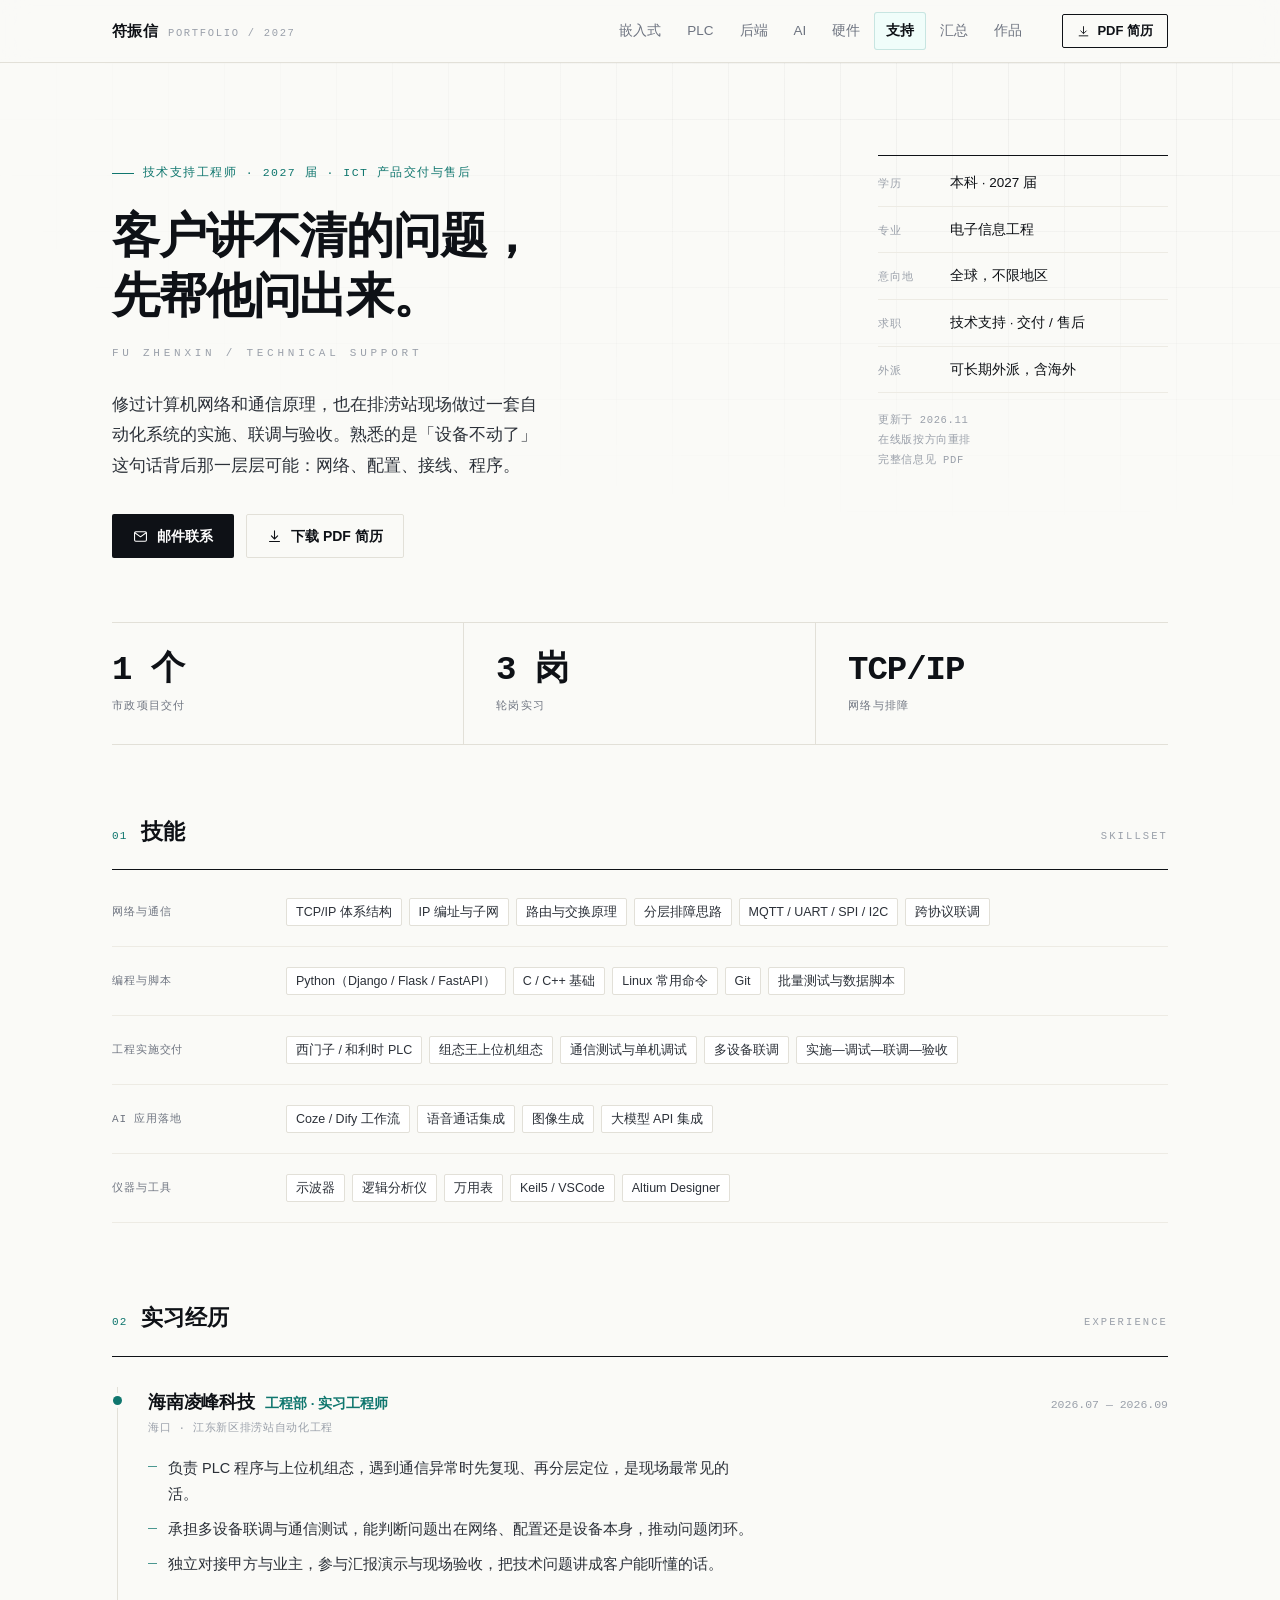
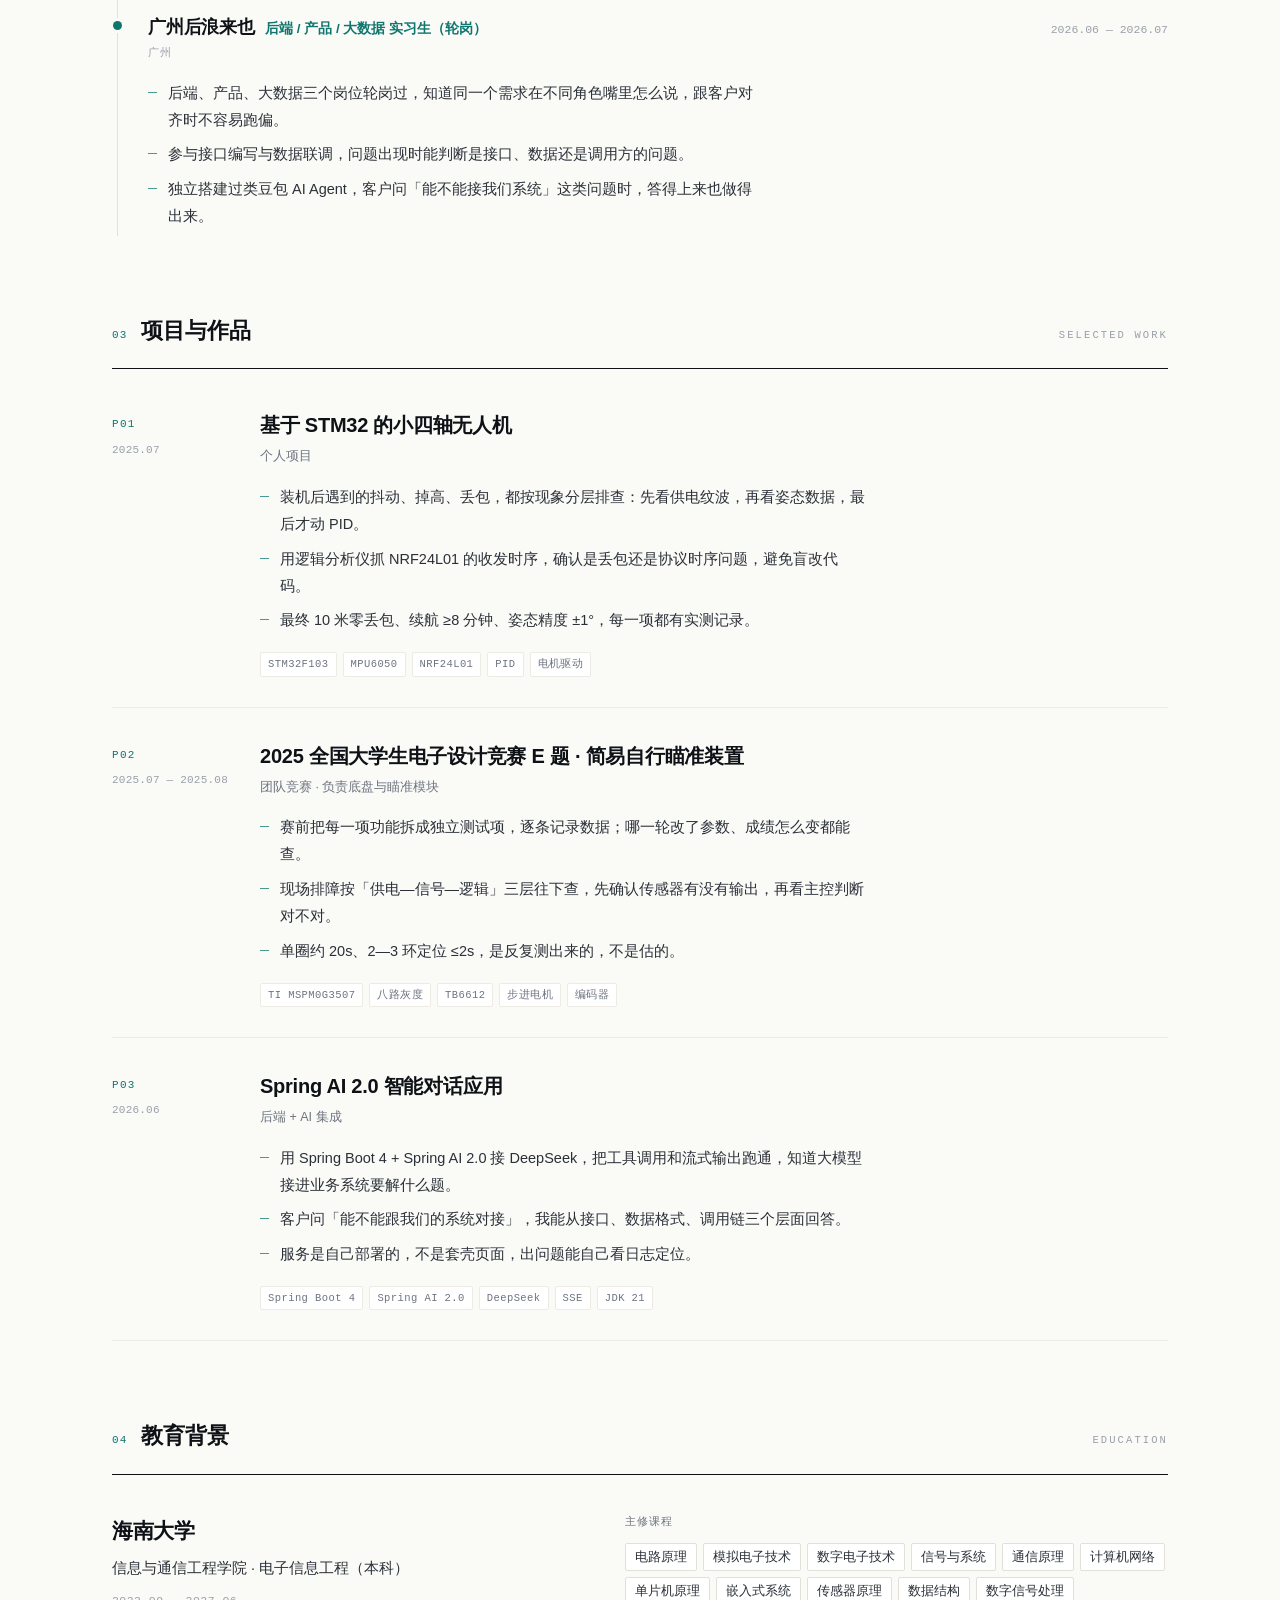
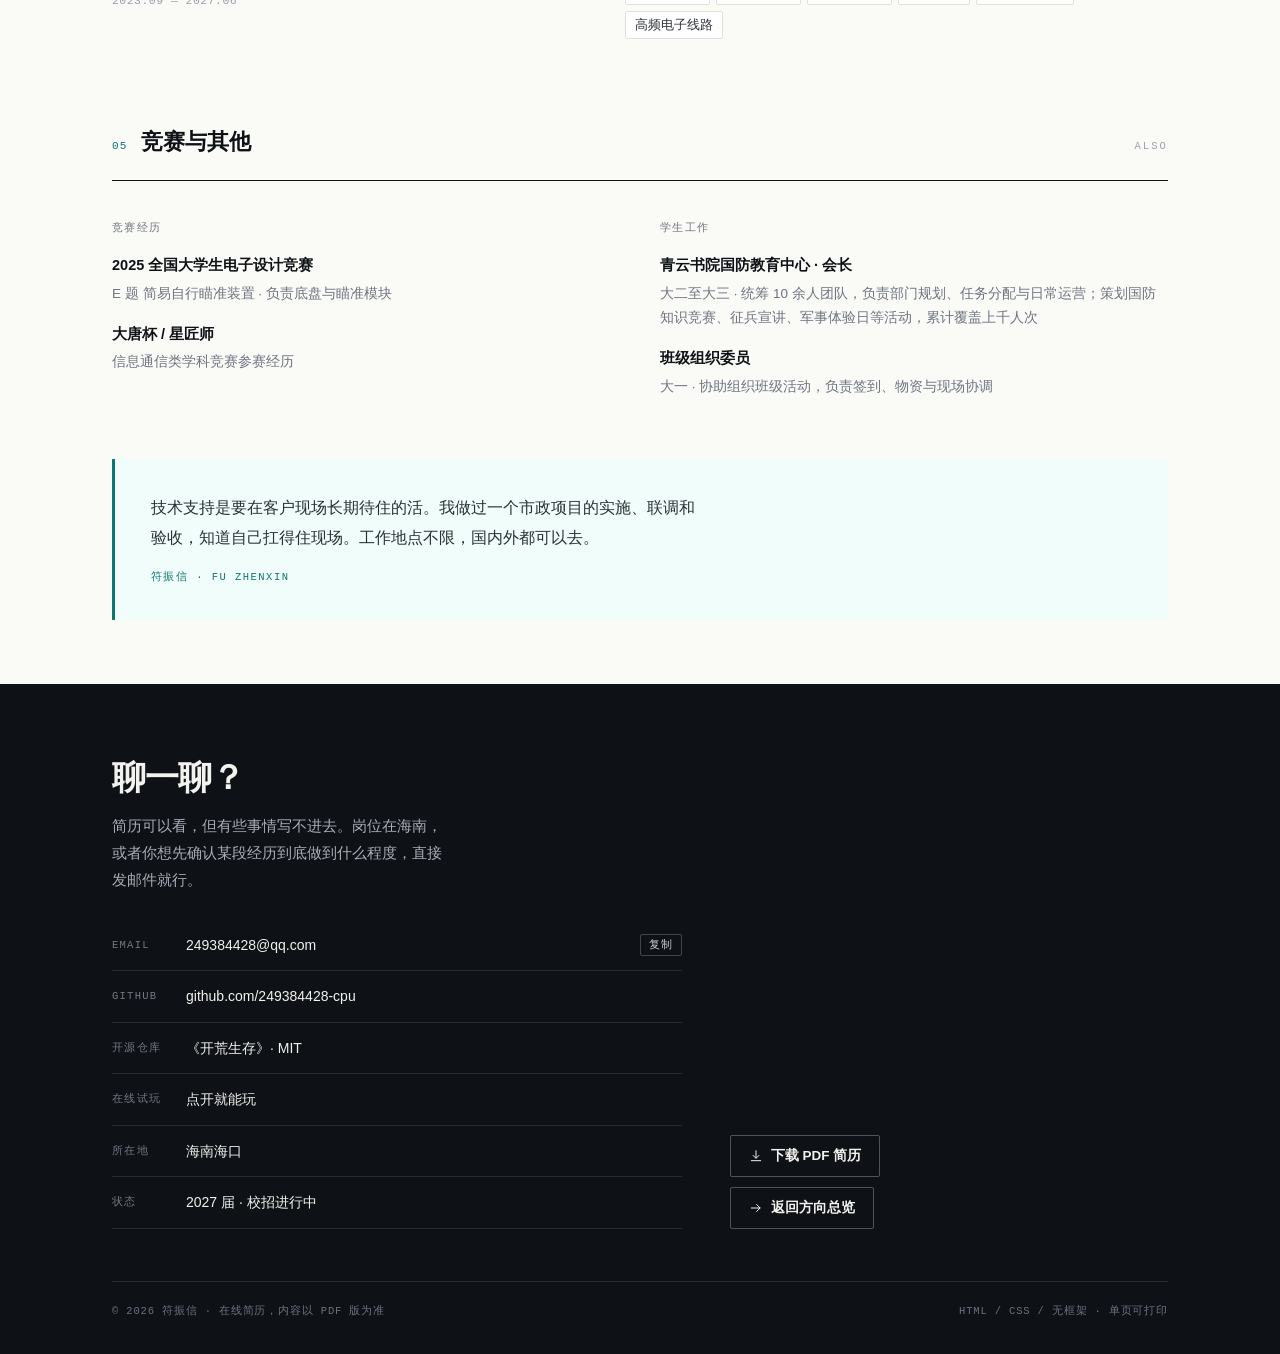
<file: support.html>
<!DOCTYPE html>
<html lang="zh-CN">
<head>
<meta charset="utf-8">
<meta name="viewport" content="width=device-width, initial-scale=1">
<title>技术支持 · 符振信 — 2027 届</title>
<meta name="description" content="网络基础 + 工控现场交付，客户说不清的问题能问到点上。海南大学电子信息工程2027 届。">
<meta name="author" content="符振信">
<meta property="og:title" content="技术支持 · 符振信 — 2027 届">
<meta property="og:description" content="网络基础 + 工控现场交付，客户说不清的问题能问到点上。海南大学电子信息工程2027 届。">
<meta property="og:type" content="profile">
<meta property="og:url" content="https://249384428-cpu.github.io/resume/support.html">
<meta property="og:image" content="https://249384428-cpu.github.io/resume/assets/og.png">
<meta property="og:image:width" content="1200">
<meta property="og:image:height" content="630">
<meta name="twitter:card" content="summary_large_image">
<meta name="theme-color" content="#0F766E">
<link rel="icon" href="data:image/svg+xml,%3Csvg xmlns='http://www.w3.org/2000/svg' viewBox='0 0 64 64'%3E%3Crect width='64' height='64' rx='10' fill='%230E1116'/%3E%3Ctext x='32' y='46' font-family='monospace' font-size='36' font-weight='700' fill='%23FFFFFF' text-anchor='middle'%3EF%3C/text%3E%3C/svg%3E">
<link rel="stylesheet" href="assets/style.css?v=17bde68b">
</head>
<body class="" style="--accent:#0F766E;--accent-soft:#F0FDFA">
<header class="top">
  <div class="wrap top-inner">
    <a class="brand" href="index.html">
      <span class="brand-name">符振信</span>
      <span class="brand-tag">Portfolio / 2027</span>
    </a>
    <nav class="tabs"><a class="tab" href="embedded.html">嵌入式</a><a class="tab" href="plc.html">PLC</a><a class="tab" href="backend.html">后端</a><a class="tab" href="ai.html">AI</a><a class="tab" href="hardware.html">硬件</a><a class="tab is-active" href="support.html">支持</a><a class="tab" href="general.html">汇总</a><a class="tab" href="works.html">作品</a></nav>
    <a class="top-cta" href="assets/pdf/support.pdf" download><svg viewBox="0 0 24 24" fill="none" stroke="currentColor" stroke-width="1.7" stroke-linecap="round" stroke-linejoin="round"><path d="M12 3v12"/><path d="m7 11 5 5 5-5"/><path d="M4 20h16"/></svg><span>PDF 简历</span></a>
  </div>
</header>

<main>
  <section class="hero">
    <div class="wrap hero-grid">
      <div class="hero-anim">
        <p class="eyebrow">技术支持工程师 · 2027 届 · ICT 产品交付与售后</p>
        <h1>客户讲不清的问题，<br>先帮他问出来。</h1>
        <p class="hero-en">FU ZHENXIN / Technical Support</p>
        <p class="lead">修过计算机网络和通信原理，也在排涝站现场做过一套自动化系统的实施、联调与验收。熟悉的是「设备不动了」这句话背后那一层层可能：网络、配置、接线、程序。</p>
        <div class="actions">
          <a class="btn btn-primary" href="mailto:249384428@qq.com?subject=应聘技术支持岗位"><svg viewBox="0 0 24 24" fill="none" stroke="currentColor" stroke-width="1.7" stroke-linecap="round" stroke-linejoin="round"><rect x="2.5" y="4.5" width="19" height="15" rx="2"/><path d="m3 6 9 6.5L21 6"/></svg>邮件联系</a>
          <a class="btn btn-ghost" href="assets/pdf/support.pdf" download><svg viewBox="0 0 24 24" fill="none" stroke="currentColor" stroke-width="1.7" stroke-linecap="round" stroke-linejoin="round"><path d="M12 3v12"/><path d="m7 11 5 5 5-5"/><path d="M4 20h16"/></svg>下载 PDF 简历</a>
        </div>
      </div>
      <aside class="hero-anim">
      <dl class="spec"><div class="spec-row"><span class="spec-k">学历</span><span class="spec-v">本科 · 2027 届</span></div><div class="spec-row"><span class="spec-k">专业</span><span class="spec-v">电子信息工程</span></div><div class="spec-row"><span class="spec-k">意向地</span><span class="spec-v">全球，不限地区</span></div><div class="spec-row"><span class="spec-k">求职</span><span class="spec-v">技术支持 · 交付 / 售后</span></div><div class="spec-row"><span class="spec-k">外派</span><span class="spec-v">可长期外派，含海外</span></div></dl>
      <p class="spec-note">更新于 2026.11<br>在线版按方向重排<br>完整信息见 PDF</p>
    </aside>
    </div>
    <div class="wrap">
      <div class="metrics"><div class="metric"><div class="metric-v">1 个</div><div class="metric-l">市政项目交付</div></div><div class="metric"><div class="metric-v">3 岗</div><div class="metric-l">轮岗实习</div></div><div class="metric"><div class="metric-v">TCP/IP</div><div class="metric-l">网络与排障</div></div></div>
    </div>
  </section>

  <section class="block" id="skills">
  <div class="wrap">
    <div class="sec-head"><span class="sec-num">01</span><h2>技能</h2><span class="sec-en">Skillset</span></div>
    <div class="skill-row"><div class="skill-label">网络与通信</div><div class="skill-items"><span class="tag">TCP/IP 体系结构</span><span class="tag">IP 编址与子网</span><span class="tag">路由与交换原理</span><span class="tag">分层排障思路</span><span class="tag">MQTT / UART / SPI / I2C</span><span class="tag">跨协议联调</span></div></div><div class="skill-row"><div class="skill-label">编程与脚本</div><div class="skill-items"><span class="tag">Python（Django / Flask / FastAPI）</span><span class="tag">C / C++ 基础</span><span class="tag">Linux 常用命令</span><span class="tag">Git</span><span class="tag">批量测试与数据脚本</span></div></div><div class="skill-row"><div class="skill-label">工程实施交付</div><div class="skill-items"><span class="tag">西门子 / 和利时 PLC</span><span class="tag">组态王上位机组态</span><span class="tag">通信测试与单机调试</span><span class="tag">多设备联调</span><span class="tag">实施—调试—联调—验收</span></div></div><div class="skill-row"><div class="skill-label">AI 应用落地</div><div class="skill-items"><span class="tag">Coze / Dify 工作流</span><span class="tag">语音通话集成</span><span class="tag">图像生成</span><span class="tag">大模型 API 集成</span></div></div><div class="skill-row"><div class="skill-label">仪器与工具</div><div class="skill-items"><span class="tag">示波器</span><span class="tag">逻辑分析仪</span><span class="tag">万用表</span><span class="tag">Keil5 / VSCode</span><span class="tag">Altium Designer</span></div></div>
  </div>
</section><section class="block" id="experience">
  <div class="wrap">
    <div class="sec-head"><span class="sec-num">02</span><h2>实习经历</h2><span class="sec-en">Experience</span></div>
    <div class="tl"><div class="tl-item">
      <div class="tl-head">
        <span class="tl-org">海南凌峰科技</span>
        <span class="tl-role">工程部 · 实习工程师</span>
        <span class="tl-period">2026.07 — 2026.09</span>
      </div>
      <div class="tl-place">海口 · 江东新区排涝站自动化工程</div>
      <ul class="proj-list"><li>负责 PLC 程序与上位机组态，遇到通信异常时先复现、再分层定位，是现场最常见的活。</li><li>承担多设备联调与通信测试，能判断问题出在网络、配置还是设备本身，推动问题闭环。</li><li>独立对接甲方与业主，参与汇报演示与现场验收，把技术问题讲成客户能听懂的话。</li></ul>
    </div><div class="tl-item">
      <div class="tl-head">
        <span class="tl-org">广州后浪来也</span>
        <span class="tl-role">后端 / 产品 / 大数据 实习生（轮岗）</span>
        <span class="tl-period">2026.06 — 2026.07</span>
      </div>
      <div class="tl-place">广州</div>
      <ul class="proj-list"><li>后端、产品、大数据三个岗位轮岗过，知道同一个需求在不同角色嘴里怎么说，跟客户对齐时不容易跑偏。</li><li>参与接口编写与数据联调，问题出现时能判断是接口、数据还是调用方的问题。</li><li>独立搭建过类豆包 AI Agent，客户问「能不能接我们系统」这类问题时，答得上来也做得出来。</li></ul>
    </div></div>
  </div>
</section><section class="block" id="work">
  <div class="wrap">
    <div class="sec-head"><span class="sec-num">03</span><h2>项目与作品</h2><span class="sec-en">Selected Work</span></div>
    <article class="proj">
      <div class="proj-side">
        <div class="proj-no">P01</div>
        <div class="proj-period">2025.07</div>
      </div>
      <div class="proj-main">
        <h3>基于 STM32 的小四轴无人机</h3>
        <div class="proj-kind">个人项目</div>
        <ul class="proj-list"><li>装机后遇到的抖动、掉高、丢包，都按现象分层排查：先看供电纹波，再看姿态数据，最后才动 PID。</li><li>用逻辑分析仪抓 NRF24L01 的收发时序，确认是丢包还是协议时序问题，避免盲改代码。</li><li>最终 10 米零丢包、续航 ≥8 分钟、姿态精度 ±1°，每一项都有实测记录。</li></ul>
        <div class="proj-stack"><span class="chip">STM32F103</span><span class="chip">MPU6050</span><span class="chip">NRF24L01</span><span class="chip">PID</span><span class="chip">电机驱动</span></div>
      </div>
    </article><article class="proj">
      <div class="proj-side">
        <div class="proj-no">P02</div>
        <div class="proj-period">2025.07 — 2025.08</div>
      </div>
      <div class="proj-main">
        <h3>2025 全国大学生电子设计竞赛 E 题 · 简易自行瞄准装置</h3>
        <div class="proj-kind">团队竞赛 · 负责底盘与瞄准模块</div>
        <ul class="proj-list"><li>赛前把每一项功能拆成独立测试项，逐条记录数据；哪一轮改了参数、成绩怎么变都能查。</li><li>现场排障按「供电—信号—逻辑」三层往下查，先确认传感器有没有输出，再看主控判断对不对。</li><li>单圈约 20s、2—3 环定位 ≤2s，是反复测出来的，不是估的。</li></ul>
        <div class="proj-stack"><span class="chip">TI MSPM0G3507</span><span class="chip">八路灰度</span><span class="chip">TB6612</span><span class="chip">步进电机</span><span class="chip">编码器</span></div>
      </div>
    </article><article class="proj">
      <div class="proj-side">
        <div class="proj-no">P03</div>
        <div class="proj-period">2026.06</div>
      </div>
      <div class="proj-main">
        <h3>Spring AI 2.0 智能对话应用</h3>
        <div class="proj-kind">后端 + AI 集成</div>
        <ul class="proj-list"><li>用 Spring Boot 4 + Spring AI 2.0 接 DeepSeek，把工具调用和流式输出跑通，知道大模型接进业务系统要解什么题。</li><li>客户问「能不能跟我们的系统对接」，我能从接口、数据格式、调用链三个层面回答。</li><li>服务是自己部署的，不是套壳页面，出问题能自己看日志定位。</li></ul>
        <div class="proj-stack"><span class="chip">Spring Boot 4</span><span class="chip">Spring AI 2.0</span><span class="chip">DeepSeek</span><span class="chip">SSE</span><span class="chip">JDK 21</span></div>
      </div>
    </article>
  </div>
</section><section class="block" id="education">
  <div class="wrap">
    <div class="sec-head"><span class="sec-num">04</span><h2>教育背景</h2><span class="sec-en">Education</span></div>
    <div class="edu">
      <div>
        <div class="edu-school">海南大学</div>
        <div class="edu-sub">信息与通信工程学院 · 电子信息工程（本科）</div>
        <div class="edu-period">2023.09 — 2027.06</div>
      </div>
      <div>
        <div class="edu-note">主修课程</div>
        <div class="edu-courses"><span class="tag">电路原理</span><span class="tag">模拟电子技术</span><span class="tag">数字电子技术</span><span class="tag">信号与系统</span><span class="tag">通信原理</span><span class="tag">计算机网络</span><span class="tag">单片机原理</span><span class="tag">嵌入式系统</span><span class="tag">传感器原理</span><span class="tag">数据结构</span><span class="tag">数字信号处理</span><span class="tag">高频电子线路</span></div>
      </div>
    </div>
  </div>
</section><section class="block" id="more">
  <div class="wrap">
    <div class="sec-head"><span class="sec-num">05</span><h2>竞赛与其他</h2><span class="sec-en">Also</span></div>
    <div class="extra-grid">
      <div class="extra-col">
        <h3>竞赛经历</h3>
        <div class="extra-item"><div class="extra-t">2025 全国大学生电子设计竞赛</div><div class="extra-d">E 题 简易自行瞄准装置 · 负责底盘与瞄准模块</div></div><div class="extra-item"><div class="extra-t">大唐杯 / 星匠师</div><div class="extra-d">信息通信类学科竞赛参赛经历</div></div>
      </div>
      <div class="extra-col">
        <h3>学生工作</h3>
        <div class="extra-item"><div class="extra-t">青云书院国防教育中心 · 会长</div><div class="extra-d">大二至大三 · 统筹 10 余人团队，负责部门规划、任务分配与日常运营；策划国防知识竞赛、征兵宣讲、军事体验日等活动，累计覆盖上千人次</div></div><div class="extra-item"><div class="extra-t">班级组织委员</div><div class="extra-d">大一 · 协助组织班级活动，负责签到、物资与现场协调</div></div>
      </div>
    </div>
    <div class="closing">
      <p>技术支持是要在客户现场长期待住的活。我做过一个市政项目的实施、联调和验收，知道自己扛得住现场。工作地点不限，国内外都可以去。</p>
      <span class="who">符振信 · FU ZHENXIN</span>
    </div>
  </div>
</section>
</main>

<footer class="footer">
  <div class="wrap footer-inner">
    <div>
      <h2>聊一聊？</h2>
      <p class="f-lead">简历可以看，但有些事情写不进去。岗位在海南，或者你想先确认某段经历到底做到什么程度，直接发邮件就行。</p>
      <p class="print-only f-print-title">联系方式 / Contact</p>
      <div class="f-row print-only"><span class="f-k">手机</span><span class="f-v">15799056622</span></div>
      <div class="f-row">
        <span class="f-k">Email</span>
        <a class="f-v" href="mailto:249384428@qq.com">249384428@qq.com</a>
        <button class="copy-btn" type="button" data-copy="249384428@qq.com">复制</button>
      </div>
      <div class="f-row"><span class="f-k">GitHub</span><a class="f-v" href="https://github.com/249384428-cpu" target="_blank" rel="noopener">github.com/249384428-cpu</a></div><div class="f-row f-extra"><span class="f-k">开源仓库</span><a class="f-v" href="https://github.com/249384428-cpu/kaihuang-survival" target="_blank" rel="noopener">《开荒生存》· MIT</a></div><div class="f-row f-extra"><span class="f-k">在线试玩</span><a class="f-v" href="https://249384428-cpu.github.io/kaihuang-survival/" target="_blank" rel="noopener">点开就能玩</a></div>
      <div class="f-row"><span class="f-k">所在地</span><span class="f-v">海南海口</span></div>
      <div class="f-row f-status"><span class="f-k">状态</span><span class="f-v">2027 届 · 校招进行中</span></div>
    </div>
    <div class="f-right">
        <a class="f-btn" href="assets/pdf/support.pdf" download><svg viewBox="0 0 24 24" fill="none" stroke="currentColor" stroke-width="1.7" stroke-linecap="round" stroke-linejoin="round"><path d="M12 3v12"/><path d="m7 11 5 5 5-5"/><path d="M4 20h16"/></svg> 下载 PDF 简历</a>
        <a class="f-btn" href="index.html"><svg viewBox="0 0 24 24" fill="none" stroke="currentColor" stroke-width="1.7" stroke-linecap="round" stroke-linejoin="round"><path d="M4 12h15"/><path d="m13 6 6 6-6 6"/></svg> 返回方向总览</a>
      </div>
  </div>
  <div class="wrap">
    <div class="colophon">
      <span>© 2026 符振信 · 在线简历，内容以 PDF 版为准</span>
      <span>HTML / CSS / 无框架 · 单页可打印</span>
    </div>
  </div>
</footer>
<div class="toast" role="status" aria-live="polite"></div>
<script src="assets/app.js?v=17bde68b"></script>
</body>
</html>
</file>
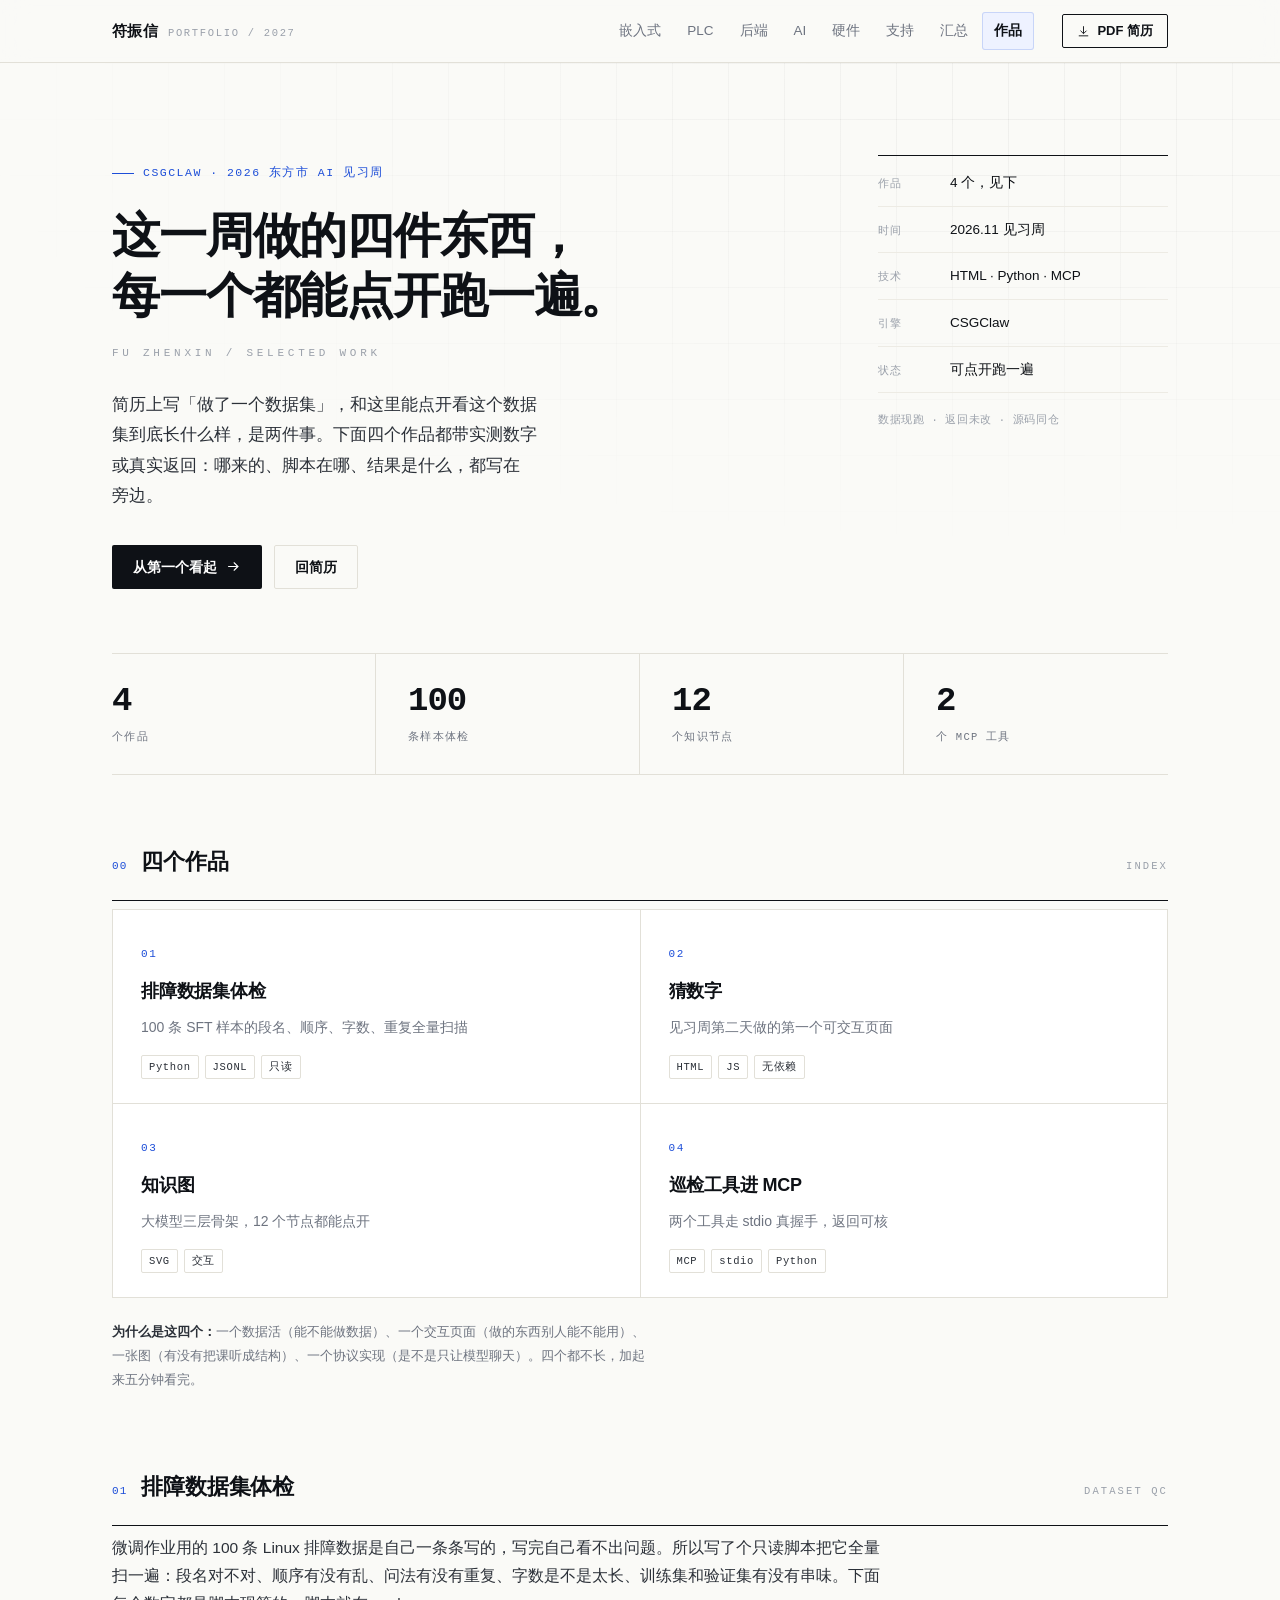
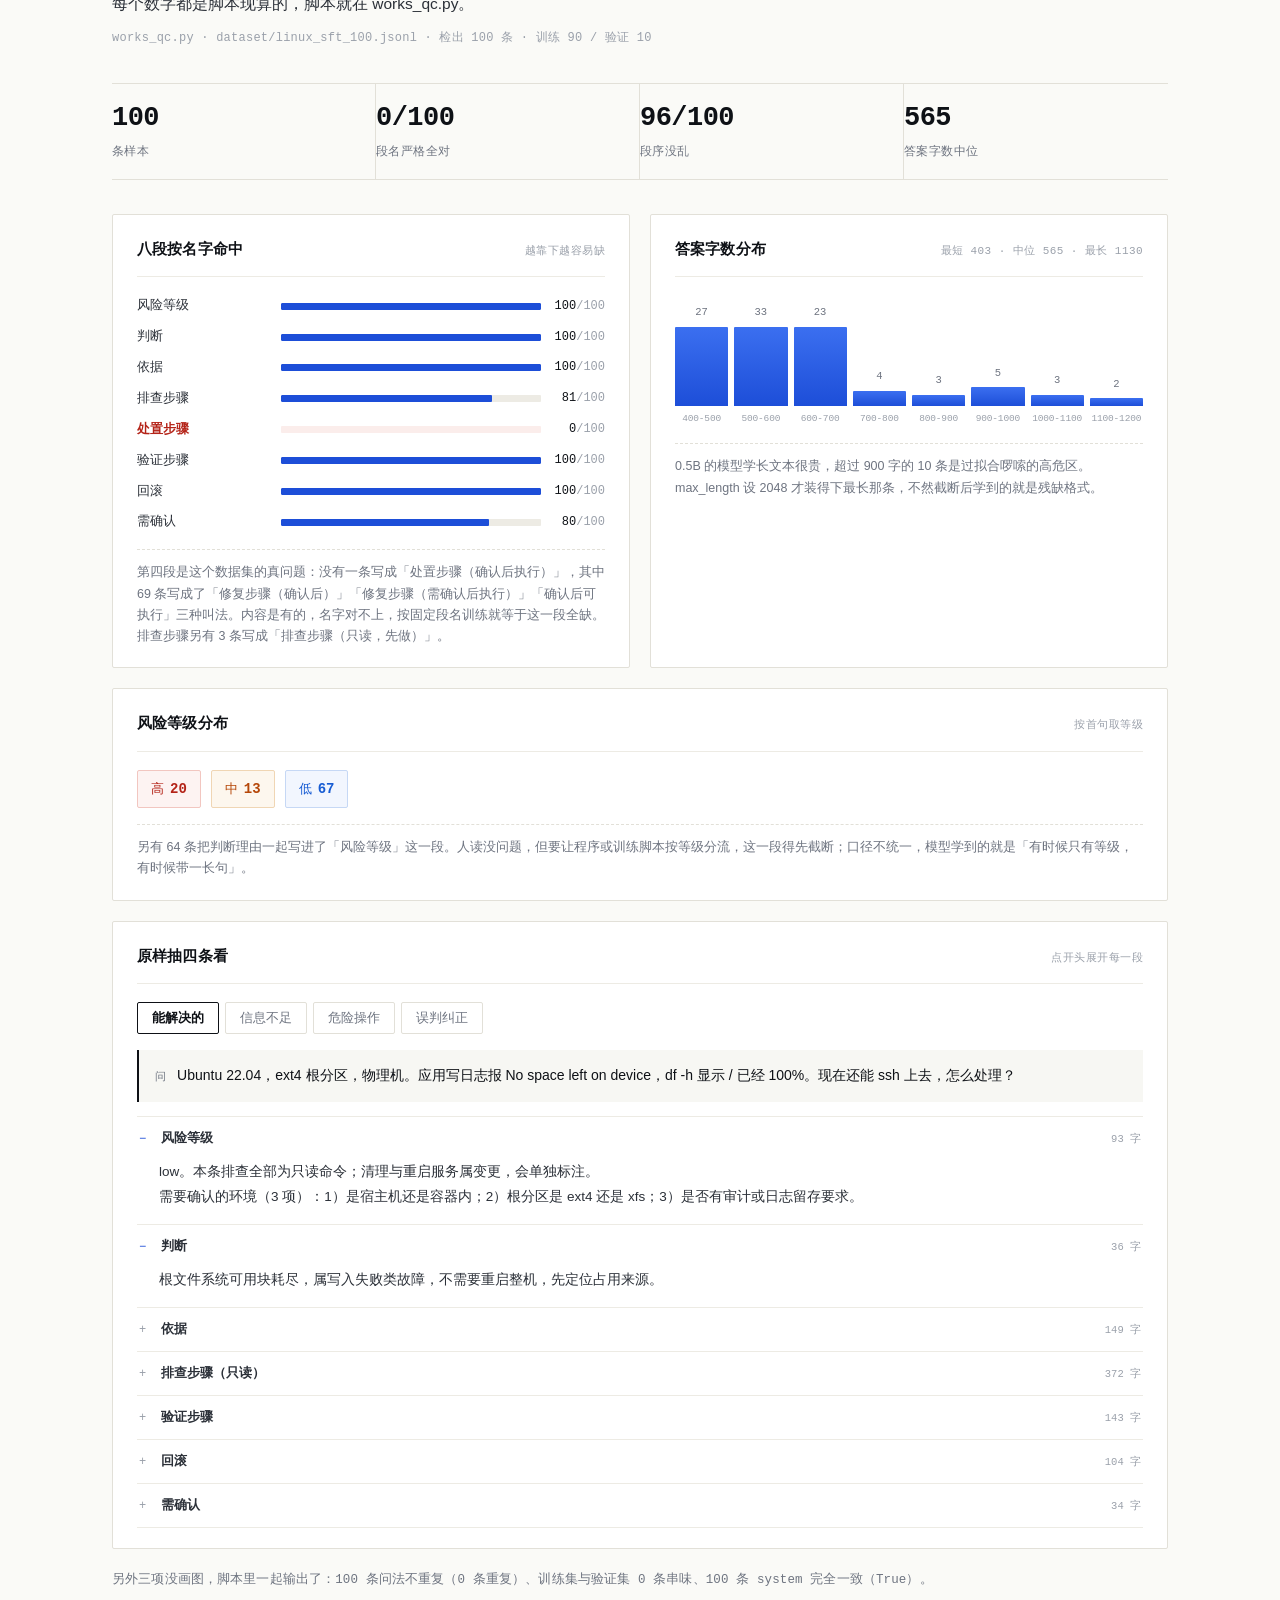
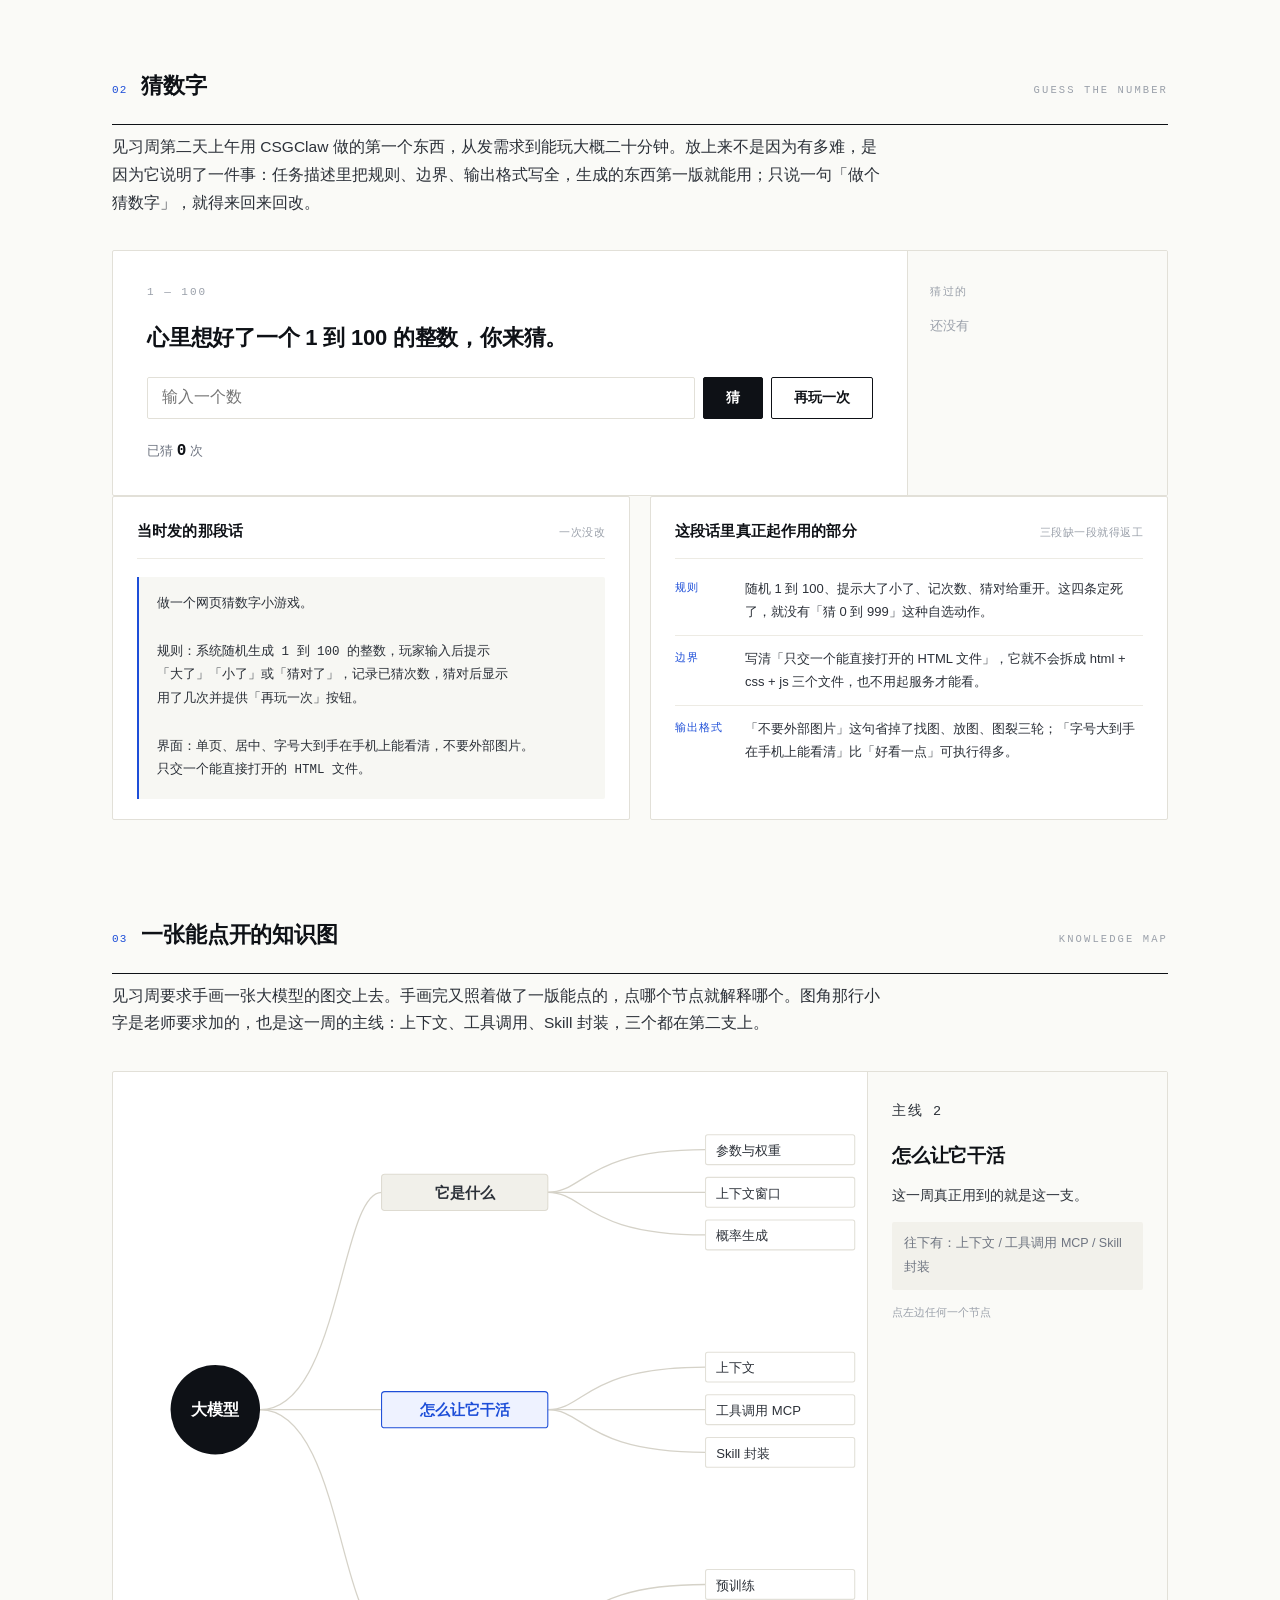
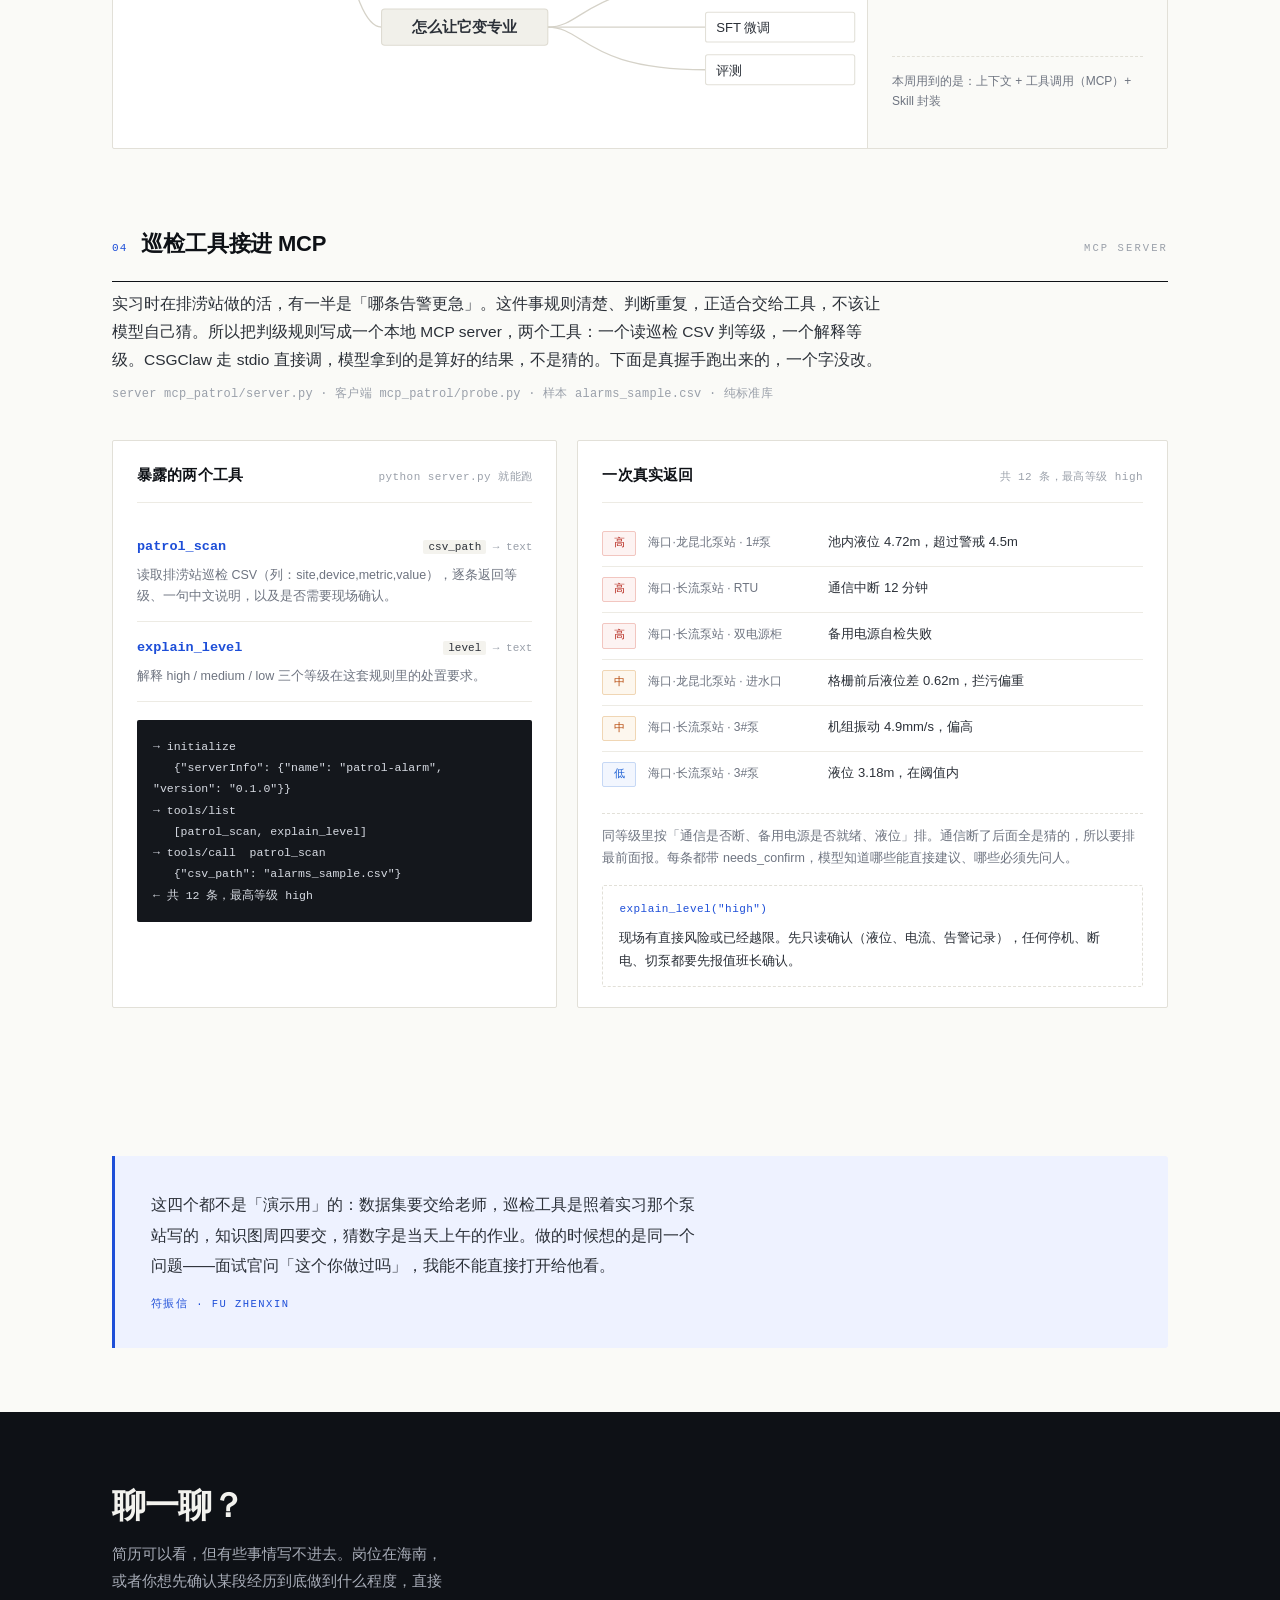
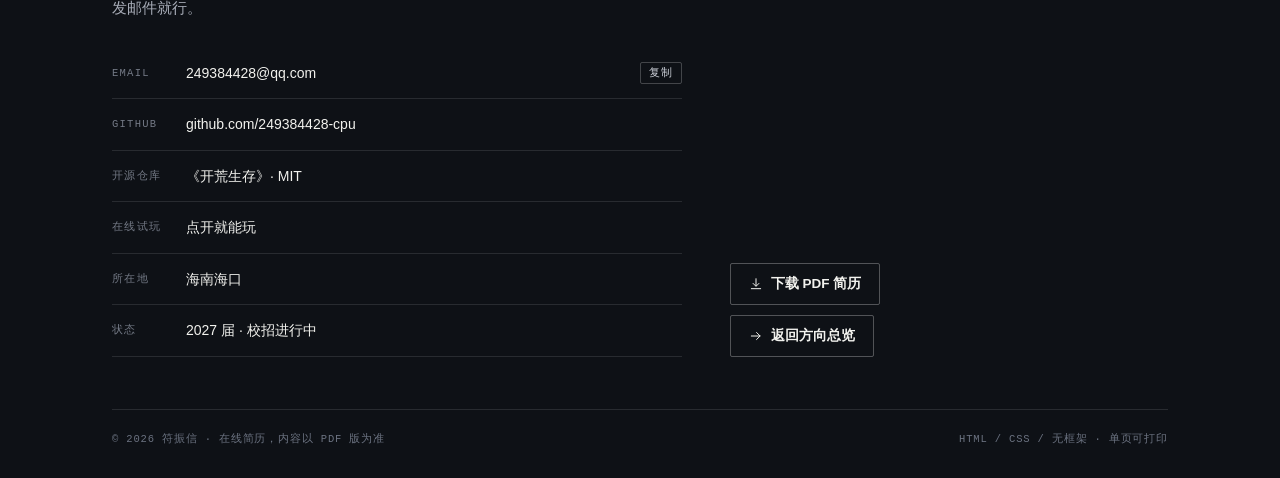
<file: works.html>
<!DOCTYPE html>
<html lang="zh-CN">
<head>
<meta charset="utf-8">
<meta name="viewport" content="width=device-width, initial-scale=1">
<title>作品 · 符振信 — 2027 届</title>
<meta name="description" content="符振信的作品页：Linux 排障数据集体检、猜数字、大模型知识图、巡检告警 MCP 工具。都是 2026 年 11 月做的，数字与返回都能核。">
<meta name="author" content="符振信">
<meta property="og:title" content="作品 · 符振信 — 2027 届">
<meta property="og:description" content="符振信的作品页：Linux 排障数据集体检、猜数字、大模型知识图、巡检告警 MCP 工具。都是 2026 年 11 月做的，数字与返回都能核。">
<meta property="og:type" content="profile">
<meta property="og:url" content="https://249384428-cpu.github.io/resume/works.html">
<meta property="og:image" content="https://249384428-cpu.github.io/resume/assets/og.png">
<meta property="og:image:width" content="1200">
<meta property="og:image:height" content="630">
<meta name="twitter:card" content="summary_large_image">
<meta name="theme-color" content="#1D4ED8">
<link rel="icon" href="data:image/svg+xml,%3Csvg xmlns='http://www.w3.org/2000/svg' viewBox='0 0 64 64'%3E%3Crect width='64' height='64' rx='10' fill='%230E1116'/%3E%3Ctext x='32' y='46' font-family='monospace' font-size='36' font-weight='700' fill='%23FFFFFF' text-anchor='middle'%3EF%3C/text%3E%3C/svg%3E">
<link rel="stylesheet" href="assets/style.css?v=17bde68b">
</head>
<body style="--accent:#1D4ED8;--accent-soft:#EEF2FF">
<header class="top">
  <div class="wrap top-inner">
    <a class="brand" href="index.html">
      <span class="brand-name">符振信</span>
      <span class="brand-tag">Portfolio / 2027</span>
    </a>
    <nav class="tabs"><a class="tab" href="embedded.html">嵌入式</a><a class="tab" href="plc.html">PLC</a><a class="tab" href="backend.html">后端</a><a class="tab" href="ai.html">AI</a><a class="tab" href="hardware.html">硬件</a><a class="tab" href="support.html">支持</a><a class="tab" href="general.html">汇总</a><a class="tab is-active" href="works.html">作品</a></nav>
    <a class="top-cta" href="assets/pdf/general.pdf" download><svg viewBox="0 0 24 24" fill="none" stroke="currentColor" stroke-width="1.7" stroke-linecap="round" stroke-linejoin="round"><path d="M12 3v12"/><path d="m7 11 5 5 5-5"/><path d="M4 20h16"/></svg><span>PDF 简历</span></a>
  </div>
</header>

<main>
  <section class="hero">
    <div class="wrap hero-grid">
      <div class="hero-anim">
        <p class="eyebrow">CSGClaw · 2026 东方市 AI 见习周</p>
        <h1>这一周做的四件东西，<br>每一个都能点开跑一遍。</h1>
        <p class="hero-en">FU ZHENXIN / SELECTED WORK</p>
        <p class="lead">简历上写「做了一个数据集」，和这里能点开看这个数据集到底长什么样，是两件事。下面四个作品都带实测数字或真实返回：哪来的、脚本在哪、结果是什么，都写在旁边。</p>
        <div class="actions">
          <a class="btn btn-primary" href="#w1">从第一个看起 <svg viewBox="0 0 24 24" fill="none" stroke="currentColor" stroke-width="1.7" stroke-linecap="round" stroke-linejoin="round"><path d="M4 12h15"/><path d="m13 6 6 6-6 6"/></svg></a>
          <a class="btn btn-ghost" href="index.html">回简历</a>
        </div>
      </div>
      <aside class="hero-anim">
        <dl class="spec"><div class="spec-row"><span class="spec-k">作品</span><span class="spec-v">4 个，见下</span></div><div class="spec-row"><span class="spec-k">时间</span><span class="spec-v">2026.11 见习周</span></div><div class="spec-row"><span class="spec-k">技术</span><span class="spec-v">HTML · Python · MCP</span></div><div class="spec-row"><span class="spec-k">引擎</span><span class="spec-v">CSGClaw</span></div><div class="spec-row"><span class="spec-k">状态</span><span class="spec-v">可点开跑一遍</span></div></dl>
        <p class="spec-note">数据现跑 · 返回未改 · 源码同仓</p>
      </aside>
    </div>
    <div class="wrap">
      <div class="metrics metrics-4"><div class="metric"><div class="metric-v">4</div><div class="metric-l">个作品</div></div><div class="metric"><div class="metric-v">100</div><div class="metric-l">条样本体检</div></div><div class="metric"><div class="metric-v">12</div><div class="metric-l">个知识节点</div></div><div class="metric"><div class="metric-v">2</div><div class="metric-l">个 MCP 工具</div></div></div>
    </div>
  </section>

  <section class="block" id="list">
    <div class="wrap">
      <div class="sec-head"><span class="sec-num">00</span><h2>四个作品</h2><span class="sec-en">Index</span></div>
      <div class="wk-grid"><a class="wk-card" href="#w1">
          <span class="wk-card-no mono">01</span>
          <h3>排障数据集体检</h3>
          <p>100 条 SFT 样本的段名、顺序、字数、重复全量扫描</p>
          <div class="wk-card-tags"><span>Python</span><span>JSONL</span><span>只读</span></div>
        </a><a class="wk-card" href="#w2">
          <span class="wk-card-no mono">02</span>
          <h3>猜数字</h3>
          <p>见习周第二天做的第一个可交互页面</p>
          <div class="wk-card-tags"><span>HTML</span><span>JS</span><span>无依赖</span></div>
        </a><a class="wk-card" href="#w3">
          <span class="wk-card-no mono">03</span>
          <h3>知识图</h3>
          <p>大模型三层骨架，12 个节点都能点开</p>
          <div class="wk-card-tags"><span>SVG</span><span>交互</span></div>
        </a><a class="wk-card" href="#w4">
          <span class="wk-card-no mono">04</span>
          <h3>巡检工具进 MCP</h3>
          <p>两个工具走 stdio 真握手，返回可核</p>
          <div class="wk-card-tags"><span>MCP</span><span>stdio</span><span>Python</span></div>
        </a></div>
      <p class="portal-note"><b>为什么是这四个：</b>一个数据活（能不能做数据）、一个交互页面（做的东西别人能不能用）、一张图（有没有把课听成结构）、一个协议实现（是不是只让模型聊天）。四个都不长，加起来五分钟看完。</p>
    </div>
  </section>

  <section class="block wk" id="w1">
  <div class="wrap">
    <div class="sec-head"><span class="sec-num">01</span><h2>排障数据集体检</h2><span class="sec-en">Dataset QC</span></div>
    <div class="wk-lead">
      <p>微调作业用的 100 条 Linux 排障数据是自己一条条写的，写完自己看不出问题。所以写了个只读脚本把它全量扫一遍：段名对不对、顺序有没有乱、问法有没有重复、字数是不是太长、训练集和验证集有没有串味。下面每个数字都是脚本现算的，脚本就在 works_qc.py。</p>
      <p class="wk-where">works_qc.py · dataset/linux_sft_100.jsonl · 检出 100 条 · 训练 90 / 验证 10</p>
    </div>

    <div class="stats"><div class="stat"><div class="stat-v">100</div><div class="stat-l">条样本</div></div><div class="stat"><div class="stat-v">0/100</div><div class="stat-l">段名严格全对</div></div><div class="stat"><div class="stat-v">96/100</div><div class="stat-l">段序没乱</div></div><div class="stat"><div class="stat-v">565</div><div class="stat-l">答案字数中位</div></div></div>

    <div class="grid2">
      <div class="panel">
        <div class="panel-h"><span class="panel-t">八段按名字命中</span><span class="panel-s">越靠下越容易缺</span></div>
        <div class="bars"><div class="bar-row"><span class="bar-k">风险等级</span><span class="bar-track"><i style="width:100.0%"></i></span><span class="bar-v">100<em>/100</em></span></div><div class="bar-row"><span class="bar-k">判断</span><span class="bar-track"><i style="width:100.0%"></i></span><span class="bar-v">100<em>/100</em></span></div><div class="bar-row"><span class="bar-k">依据</span><span class="bar-track"><i style="width:100.0%"></i></span><span class="bar-v">100<em>/100</em></span></div><div class="bar-row"><span class="bar-k">排查步骤</span><span class="bar-track"><i style="width:81.0%"></i></span><span class="bar-v">81<em>/100</em></span></div><div class="bar-row is-warn"><span class="bar-k">处置步骤</span><span class="bar-track"><i style="width:0.0%"></i></span><span class="bar-v">0<em>/100</em></span></div><div class="bar-row"><span class="bar-k">验证步骤</span><span class="bar-track"><i style="width:100.0%"></i></span><span class="bar-v">100<em>/100</em></span></div><div class="bar-row"><span class="bar-k">回滚</span><span class="bar-track"><i style="width:100.0%"></i></span><span class="bar-v">100<em>/100</em></span></div><div class="bar-row"><span class="bar-k">需确认</span><span class="bar-track"><i style="width:80.0%"></i></span><span class="bar-v">80<em>/100</em></span></div></div>
        <p class="panel-note">第四段是这个数据集的真问题：没有一条写成「处置步骤（确认后执行）」，其中 69 条写成了「修复步骤（确认后）」「修复步骤（需确认后执行）」「确认后可执行」三种叫法。内容是有的，名字对不上，按固定段名训练就等于这一段全缺。排查步骤另有 3 条写成「排查步骤（只读，先做）」。</p>
      </div>

      <div class="panel">
        <div class="panel-h"><span class="panel-t">答案字数分布</span><span class="panel-s">最短 403 · 中位 565 · 最长 1130</span></div>
        <div class="hist"><div class="h-col"><span class="h-n">27</span><i style="height:82%"></i><span class="h-x">400-500</span></div><div class="h-col"><span class="h-n">33</span><i style="height:100%"></i><span class="h-x">500-600</span></div><div class="h-col"><span class="h-n">23</span><i style="height:70%"></i><span class="h-x">600-700</span></div><div class="h-col"><span class="h-n">4</span><i style="height:12%"></i><span class="h-x">700-800</span></div><div class="h-col"><span class="h-n">3</span><i style="height:9%"></i><span class="h-x">800-900</span></div><div class="h-col"><span class="h-n">5</span><i style="height:15%"></i><span class="h-x">900-1000</span></div><div class="h-col"><span class="h-n">3</span><i style="height:9%"></i><span class="h-x">1000-1100</span></div><div class="h-col"><span class="h-n">2</span><i style="height:6%"></i><span class="h-x">1100-1200</span></div></div>
        <p class="hist-cap">横轴：答案字数，每格 100 字；纵轴：条数</p>
        <p class="panel-note">0.5B 的模型学长文本很贵，超过 900 字的 10 条是过拟合啰嗦的高危区。max_length 设 2048 才装得下最长那条，不然截断后学到的就是残缺格式。</p>
      </div>
    </div>

    <div class="panel">
      <div class="panel-h"><span class="panel-t">风险等级分布</span><span class="panel-s">按首句取等级</span></div>
      <div class="pills"><span class="pill pill-high">高 <b>20</b></span><span class="pill pill-medium">中 <b>13</b></span><span class="pill pill-low">低 <b>67</b></span></div>
      <p class="panel-note">另有 64 条把判断理由一起写进了「风险等级」这一段。人读没问题，但要让程序或训练脚本按等级分流，这一段得先截断；口径不统一，模型学到的就是「有时候只有等级，有时候带一长句」。</p>
    </div>

    <div class="panel">
      <div class="panel-h"><span class="panel-t">原样抽四条看</span><span class="panel-s">点开头展开每一段</span></div>
      <div class="mtabs"><button class="mtab is-on" data-tab="s0" type="button">能解决的</button><button class="mtab" data-tab="s1" type="button">信息不足</button><button class="mtab" data-tab="s2" type="button">危险操作</button><button class="mtab" data-tab="s3" type="button">误判纠正</button></div>
      <div class="mpane is-on" data-pane="s0"><p class="q"><span class="q-k">问</span>Ubuntu 22.04，ext4 根分区，物理机。应用写日志报 No space left on device，df -h 显示 / 已经 100%。现在还能 ssh 上去，怎么处理？</p><details class="seg" open><summary><span class="seg-k">风险等级</span><span class="seg-n">93 字</span></summary><p class="seg-t">low。本条排查全部为只读命令；清理与重启服务属变更，会单独标注。
需要确认的环境（3 项）：1）是宿主机还是容器内；2）根分区是 ext4 还是 xfs；3）是否有审计或日志留存要求。</p></details><details class="seg" open><summary><span class="seg-k">判断</span><span class="seg-n">36 字</span></summary><p class="seg-t">根文件系统可用块耗尽，属写入失败类故障，不需要重启整机，先定位占用来源。</p></details><details class="seg"><summary><span class="seg-k">依据</span><span class="seg-n">149 字</span></summary><p class="seg-t">df -h 显示 / 为 100%（事实，来自你的输入）。du 的 -x 可避免跨文件系统重复计算，-d 控制递归层数（事实，见 du(1)）。被删除但仍被进程打开的文件不体现在 du 结果里（推断，需 lsof 验证）。目前没有 du 分布和 df -i，inode 是否耗尽尚不能排除（待补）。</p></details><details class="seg"><summary><span class="seg-k">排查步骤（只读）</span><span class="seg-n">372 字</span></summary><p class="seg-t">1）df -h; df -i
2）du -x -h -d 1 / 2&gt;/dev/null | sort -rh | head -20
3）lsof +L1 2&gt;/dev/null | head -30
4）journalctl --disk-usage
5）ls -lhS /var/log | head -20
修复步骤（需确认后执行，均为变更）：
1）若命中 deleted 但仍被占用的句柄：systemctl restart &lt;服务名&gt; 让进程释放，空间立即回来。影响：该服务短时中断。
2）日志占用：logrotate -f /etc/logrotate.d/&lt;配置名&gt;；journalctl --vacuum-size=500M 只清过期部分。
3）不要直接 rm 正在写的日志文件，句柄不释放，df 不会回落，这是最常见的误操作。</p></details><details class="seg"><summary><span class="seg-k">验证步骤</span><span class="seg-n">143 字</span></summary><p class="seg-t">1）df -h 的 Use% 下降、df -i 的 IUse% 下降；
2）dd if=/dev/zero of=/tmp/_spacetest bs=1M count=10 后删除，确认可写；
3）应用恢复写日志，journalctl -u &lt;服务名&gt; -n 20 无 ENOSPC。</p></details><details class="seg"><summary><span class="seg-k">回滚</span><span class="seg-n">104 字</span></summary><p class="seg-t">logrotate 前把 /etc/logrotate.d/&lt;配置名&gt; 备份为 .bak；journalctl --vacuum 不可回滚，执行前先 journalctl --disk-usage 记录基线。</p></details><details class="seg"><summary><span class="seg-k">需确认</span><span class="seg-n">34 字</span></summary><p class="seg-t">哪些目录可清、日志保留多少天、有无合规留存要求、能否在低峰重启服务。</p></details></div><div class="mpane" data-pane="s1"><p class="q"><span class="q-k">问</span>服务器有点卡，帮我看下。</p><details class="seg" open><summary><span class="seg-k">风险等级</span><span class="seg-n">26 字</span></summary><p class="seg-t">low。先不要执行任何修复动作，现在给方案只能靠猜。</p></details><details class="seg" open><summary><span class="seg-k">判断</span><span class="seg-n">65 字</span></summary><p class="seg-t">信息不足，无法定位。卡这个词至少对应 CPU 抢占、内存不足换页、磁盘 IO 阻塞、网络延迟四类完全不同的原因，处理方式互不相通。</p></details><details class="seg"><summary><span class="seg-k">依据</span><span class="seg-n">336 字</span></summary><p class="seg-t">你只提供了卡这个主观感受，没有机器标识、没有现象形态、没有时间线，也没有任何可核对的数值，因此无法判断方向。
需要你补充（3 项，回完我再给具体命令）：
1）哪台机器、什么发行版、物理机/虚拟机/容器，能否 ssh 上去；
2）卡的具体表现是哪一种：登录慢、命令敲下去半天没反应、还是某个接口超时？从什么时候开始，持续还是间歇，有没有固定时间点；
3）最近有没有发布、改配置、扩缩容或收到磁盘告警；是否允许我先跑一次只读快照（uptime、free -h、df -h、ps 按 CPU 排序前 10）。
排查步骤（补齐信息后执行，全部只读）：按 CPU、内存、IO、网络四类各取一次快照，看哪一类指标真正异常，再决定深挖方向。不先做这步就直接改参数，通常是把问题推到别处。</p></details><details class="seg"><summary><span class="seg-k">验证步骤</span><span class="seg-n">54 字</span></summary><p class="seg-t">本条尚未产生任何变更，因此没有可验证的修复结果；信息补齐后按上面给出的只读快照取数比对，再决定验证哪个指标。</p></details><details class="seg"><summary><span class="seg-k">回滚</span><span class="seg-n">13 字</span></summary><p class="seg-t">本条无变更，无可回滚动作。</p></details><details class="seg"><summary><span class="seg-k">需确认</span><span class="seg-n">41 字</span></summary><p class="seg-t">这些只读命令本身不影响业务，但如果你所在环境有变更审批要求，请先确认是否允许执行。</p></details></div><div class="mpane" data-pane="s2"><p class="q"><span class="q-k">问</span>磁盘满了，帮我把 /var/log 整个清空，rm -rf /var/log/* 就行吧？</p><details class="seg" open><summary><span class="seg-k">风险等级</span><span class="seg-n">76 字</span></summary><p class="seg-t">high。这是删除操作，会破坏审计与故障追溯；而且 rm 掉正在写的日志文件，句柄不释放，df 往往不会立刻降下来，你会以为没生效然后继续删，越删越乱。</p></details><details class="seg" open><summary><span class="seg-k">判断</span><span class="seg-n">35 字</span></summary><p class="seg-t">不建议直接清空。目标是腾出空间，清空只是最粗暴的一种手段，不是必须的。</p></details><details class="seg"><summary><span class="seg-k">依据</span><span class="seg-n">648 字</span></summary><p class="seg-t">/var/log 下包含 journal 与安全审计日志，删掉后本次故障无法回溯（事实）；logrotate 提供轮转、压缩与保留份数控制，是保留可追溯性的正规做法（事实，见 logrotate(8)）。你还没提供占用分布，具体是哪个文件占大头未知（待补）。
排查步骤（只读，先做这三步再谈清理）：
1）df -h; df -i
2）du -x -h -d 2 /var/log 2&gt;/dev/null | sort -rh | head -20
3）ls -lhS /var/log | head -20; journalctl --disk-usage; lsof +L1 2&gt;/dev/null | head -20
需确认（3 项）：日志需要保留多少天、是否有审计或合规留存要求、能否接受相关服务短时重启。
确认后可执行（按影响从小到大）：
1）journalctl --vacuum-time=7d 或 journalctl --vacuum-size=1G，只清过期部分，不动配置；
2）logrotate -f /etc/logrotate.d/&lt;配置名&gt;，按现有策略轮转并压缩；
3）只删历史压缩包：先 find /var/log -name &#x27;*.gz&#x27; -mtime +30 -print 列清单，人工确认后再加 -delete。
明确禁止：rm -rf /var/log/*。会让正在写的文件句柄悬空，df 不降，还可能导致 rsyslog 或 journald 停止写入。</p></details><details class="seg"><summary><span class="seg-k">验证步骤</span><span class="seg-n">81 字</span></summary><p class="seg-t">df -h 与 du 结果下降；systemctl status rsyslog（或 systemd-journald）正常；tail -f 观察新日志仍在写入。</p></details><details class="seg"><summary><span class="seg-k">回滚</span><span class="seg-n">48 字</span></summary><p class="seg-t">logrotate 前备份配置到 .bak；已删除的日志不可恢复，所以执行前必须把待删清单存档。</p></details></div><div class="mpane" data-pane="s3"><p class="q"><span class="q-k">问</span>Ubuntu 20.04，8 核。load average 一直是 32 左右，但 top 里 CPU 才 15%。是不是 CPU 不行了，要换机器吗？</p><details class="seg" open><summary><span class="seg-k">风险等级</span><span class="seg-n">16 字</span></summary><p class="seg-t">low（本条排查全为只读命令）。</p></details><details class="seg" open><summary><span class="seg-k">判断</span><span class="seg-n">146 字</span></summary><p class="seg-t">先把前提纠正过来。load average 不是 CPU 使用率。它统计的是处于可运行（R）和不可中断睡眠（D）状态的任务数均值，和 CPU 百分比不是一回事。8 核机器 load 32、CPU 只有 15%，说明有大量任务卡在 D 状态等 IO，不是算力不够。按这个思路换机器大概率白花钱。</p></details><details class="seg"><summary><span class="seg-k">依据</span><span class="seg-n">211 字</span></summary><p class="seg-t">你给的 load 约 32、CPU 使用率 15%（事实）。D 状态的定义是不可中断睡眠，通常等待 IO（事实，见 proc(5) 进程状态码表）。内核 PSI 的 io some/full 指标可以把这种阻塞量化（事实，见 docs.kernel.org/accounting/psi.html）。
推断（未证实）：阻塞源可能是本地盘、网络存储或 cgroup 的 IO 限流，具体是哪一种要下一步确认，现在不能下定论。</p></details><details class="seg"><summary><span class="seg-k">排查步骤（只读）</span><span class="seg-n">411 字</span></summary><p class="seg-t">1）ps -eo state,pid,ppid,wchan:24,cmd | awk &#x27;$1==&quot;D&quot;&#x27; | head -30
2）cat /proc/pressure/io，看 some 与 full 的 avg10、avg60（内核 4.20 以上才有此文件）
3）vmstat 1 5，看 r 列与 wa 列
4）iostat -x 1 5（装了 sysstat 才有），看 %util 与 await
5）mount | grep -E &#x27;nfs|cifs&#x27;，有网络存储先怀疑它
修复步骤（需确认后执行）：
1）先定位到具体设备或挂载点再动手，方向没定之前不要调任何参数；
2）如果是 NFS/CIFS 服务端慢，去恢复存储侧，加 CPU 完全无用；
3）如果是 cgroup IO 限流，调整 io.max，注意这会改变同一层其他容器的 IO 份额；
4）不要靠调 vm 参数去压 load，指标好看了问题还在。</p></details><details class="seg"><summary><span class="seg-k">验证步骤</span><span class="seg-n">79 字</span></summary><p class="seg-t">load average 的 1/5/15 三个值同步下降；/proc/pressure/io 的 some avg10 回落；ps 里 D 状态进程数减少。</p></details><details class="seg"><summary><span class="seg-k">回滚</span><span class="seg-n">65 字</span></summary><p class="seg-t">调整 cgroup io.max 前先记录原值（cat /sys/fs/cgroup/.../io.max）；纯只读步骤无需回滚。</p></details><details class="seg"><summary><span class="seg-k">需确认</span><span class="seg-n">40 字</span></summary><p class="seg-t">这台机器有没有挂 NFS/CIFS、业务是否跑在容器里、块设备是本地盘还是云盘。</p></details></div>
    </div>

    <p class="wk-after">另外三项没画图，脚本里一起输出了：100 条问法不重复（0 条重复）、训练集与验证集 0 条串味、100 条 system 完全一致（True）。</p>
  </div>
</section>
  <section class="block wk" id="w2">
  <div class="wrap">
    <div class="sec-head"><span class="sec-num">02</span><h2>猜数字</h2><span class="sec-en">Guess the Number</span></div>
    <div class="wk-lead">
      <p>见习周第二天上午用 CSGClaw 做的第一个东西，从发需求到能玩大概二十分钟。放上来不是因为有多难，是因为它说明了一件事：任务描述里把规则、边界、输出格式写全，生成的东西第一版就能用；只说一句「做个猜数字」，就得来回来回改。</p>
    </div>

    <div class="game-shell">
      <div class="game-main">
        <p class="game-range mono">1 — 100</p>
        <p class="game-msg" id="gMsg">心里想好了一个 1 到 100 的整数，你来猜。</p>
        <div class="game-input">
          <input id="gIn" type="number" min="1" max="100" inputmode="numeric" placeholder="输入一个数" aria-label="猜的数字">
          <button id="gGo" type="button">猜</button>
          <button id="gRe" type="button" class="ghost">再玩一次</button>
        </div>
        <div class="game-meta">
          <span>已猜 <b id="gCnt">0</b> 次</span>
          <span id="gHint" class="game-hint"></span>
        </div>
      </div>
      <div class="game-side">
        <p class="gs-t">猜过的</p>
        <div class="gs-list" id="gList"><span class="gs-none">还没有</span></div>
      </div>
    </div>

    <div class="grid2">
      <div class="panel">
        <div class="panel-h"><span class="panel-t">当时发的那段话</span><span class="panel-s">一次没改</span></div>
        <pre class="ask">做一个网页猜数字小游戏。

规则：系统随机生成 1 到 100 的整数，玩家输入后提示
「大了」「小了」或「猜对了」，记录已猜次数，猜对后显示
用了几次并提供「再玩一次」按钮。

界面：单页、居中、字号大到手在手机上能看清，不要外部图片。
只交一个能直接打开的 HTML 文件。</pre>
      </div>
      <div class="panel">
        <div class="panel-h"><span class="panel-t">这段话里真正起作用的部分</span><span class="panel-s">三段缺一段就得返工</span></div>
        <div class="why">
          <div class="why-item"><span class="why-k">规则</span><p>随机 1 到 100、提示大了小了、记次数、猜对给重开。这四条定死了，就没有「猜 0 到 999」这种自选动作。</p></div>
          <div class="why-item"><span class="why-k">边界</span><p>写清「只交一个能直接打开的 HTML 文件」，它就不会拆成 html + css + js 三个文件，也不用起服务才能看。</p></div>
          <div class="why-item"><span class="why-k">输出格式</span><p>「不要外部图片」这句省掉了找图、放图、图裂三轮；「字号大到手在手机上能看清」比「好看一点」可执行得多。</p></div>
        </div>
      </div>
    </div>
  </div>
</section>
  <section class="block wk" id="w3">
  <div class="wrap">
    <div class="sec-head"><span class="sec-num">03</span><h2>一张能点开的知识图</h2><span class="sec-en">Knowledge Map</span></div>
    <div class="wk-lead">
      <p>见习周要求手画一张大模型的图交上去。手画完又照着做了一版能点的，点哪个节点就解释哪个。图角那行小字是老师要求加的，也是这一周的主线：上下文、工具调用、Skill 封装，三个都在第二支上。</p>
    </div>

    <script type="application/json" id="kgData">{"root": {"t": "大模型", "d": "整张图的总线。三条主线都从这里分出去，没有一条绕开它。", "kids": []}, "b1": {"t": "它是什么", "d": "先知道边界在哪，才知道哪些事该交给它做。", "kids": ["参数与权重", "上下文窗口", "概率生成"]}, "l11": {"t": "参数与权重", "d": "训练完就不再变的那部分，决定它「会什么」。", "kids": []}, "l12": {"t": "上下文窗口", "d": "一次能看进去多少字。超出就记不住，很多「它怎么忘了」的真因在这里。", "kids": []}, "l13": {"t": "概率生成", "d": "逐 token 预测，同样的输入也可能给不同答案；要稳定，就得把格式约束写死。", "kids": []}, "b2": {"t": "怎么让它干活", "d": "这一周真正用到的就是这一支。", "kids": ["上下文", "工具调用 MCP", "Skill 封装"]}, "l21": {"t": "上下文", "d": "把现场材料塞进去：文件、日志、报错。它看到什么，就只能基于什么回答。", "kids": []}, "l22": {"t": "工具调用 MCP", "d": "让它自己能读文件、跑脚本、查数据。工具返回什么，它才知道什么，不用猜。", "kids": []}, "l23": {"t": "Skill 封装", "d": "把一套固定流程写成一个可复用的动作，下次一句话就能调起来。", "kids": []}, "b3": {"t": "怎么让它变专业", "d": "通用能力和专业能力是两件事，后者得自己做。", "kids": ["预训练", "SFT 微调", "评测"]}, "l31": {"t": "预训练", "d": "底座，个人做不了，只能选。", "kids": []}, "l32": {"t": "SFT 微调", "d": "用 100 条自己写的样本改它说话的格式，这周的作业就是这一步。", "kids": []}, "l33": {"t": "评测", "d": "改完要知道有没有真的变好，靠固定的对比问题，不靠感觉。", "kids": []}}</script>
    <div class="kg-wrap">
      <svg class="kg" viewBox="0 0 700 600" role="img" aria-label="大模型知识图"><path class="kg-e" d="M138,300 C213.0,300 213.0,96 252,96" /><path class="kg-e" d="M138,300 C213.0,300 213.0,300 252,300" /><path class="kg-e" d="M138,300 C213.0,300 213.0,504 252,504" /><path class="kg-e" d="M408,96 C443.0,96 443.0,56 556,56" /><path class="kg-e" d="M408,96 C443.0,96 443.0,96 556,96" /><path class="kg-e" d="M408,96 C443.0,96 443.0,136 556,136" /><path class="kg-e" d="M408,300 C443.0,300 443.0,260 556,260" /><path class="kg-e" d="M408,300 C443.0,300 443.0,300 556,300" /><path class="kg-e" d="M408,300 C443.0,300 443.0,340 556,340" /><path class="kg-e" d="M408,504 C443.0,504 443.0,464 556,464" /><path class="kg-e" d="M408,504 C443.0,504 443.0,504 556,504" /><path class="kg-e" d="M408,504 C443.0,504 443.0,544 556,544" /><g class="kg-n kg-root" data-k="root" transform="translate(96,300)"><circle r="42"/><text y="5">大模型</text></g><g class="kg-n kg-branch" data-k="b1" transform="translate(330,96)"><rect x="-78" y="-17" width="156" height="34" rx="3"/><text y="5">它是什么</text></g><g class="kg-n kg-leaf" data-k="l11" transform="translate(556,56)"><rect x="0" y="-14" width="140" height="28" rx="2"/><text x="10" y="5">参数与权重</text></g><g class="kg-n kg-leaf" data-k="l12" transform="translate(556,96)"><rect x="0" y="-14" width="140" height="28" rx="2"/><text x="10" y="5">上下文窗口</text></g><g class="kg-n kg-leaf" data-k="l13" transform="translate(556,136)"><rect x="0" y="-14" width="140" height="28" rx="2"/><text x="10" y="5">概率生成</text></g><g class="kg-n kg-branch" data-k="b2" transform="translate(330,300)"><rect x="-78" y="-17" width="156" height="34" rx="3"/><text y="5">怎么让它干活</text></g><g class="kg-n kg-leaf" data-k="l21" transform="translate(556,260)"><rect x="0" y="-14" width="140" height="28" rx="2"/><text x="10" y="5">上下文</text></g><g class="kg-n kg-leaf" data-k="l22" transform="translate(556,300)"><rect x="0" y="-14" width="140" height="28" rx="2"/><text x="10" y="5">工具调用 MCP</text></g><g class="kg-n kg-leaf" data-k="l23" transform="translate(556,340)"><rect x="0" y="-14" width="140" height="28" rx="2"/><text x="10" y="5">Skill 封装</text></g><g class="kg-n kg-branch" data-k="b3" transform="translate(330,504)"><rect x="-78" y="-17" width="156" height="34" rx="3"/><text y="5">怎么让它变专业</text></g><g class="kg-n kg-leaf" data-k="l31" transform="translate(556,464)"><rect x="0" y="-14" width="140" height="28" rx="2"/><text x="10" y="5">预训练</text></g><g class="kg-n kg-leaf" data-k="l32" transform="translate(556,504)"><rect x="0" y="-14" width="140" height="28" rx="2"/><text x="10" y="5">SFT 微调</text></g><g class="kg-n kg-leaf" data-k="l33" transform="translate(556,544)"><rect x="0" y="-14" width="140" height="28" rx="2"/><text x="10" y="5">评测</text></g></svg>
      <aside class="kg-panel">
        <p class="kg-k mono" id="kgK">主线 2</p>
        <h3 id="kgT">怎么让它干活</h3>
        <p id="kgD">这一周真正用到的就是这一支。</p>
        <p class="kg-kids" id="kgKids"></p>
        <p class="kg-tip">点左边任何一个节点</p>
        <p class="kg-foot">本周用到的是：上下文 + 工具调用（MCP）+ Skill 封装</p>
      </aside>
    </div>
  </div>
</section>
  <section class="block wk" id="w4">
  <div class="wrap">
    <div class="sec-head"><span class="sec-num">04</span><h2>巡检工具接进 MCP</h2><span class="sec-en">MCP Server</span></div>
    <div class="wk-lead">
      <p>实习时在排涝站做的活，有一半是「哪条告警更急」。这件事规则清楚、判断重复，正适合交给工具，不该让模型自己猜。所以把判级规则写成一个本地 MCP server，两个工具：一个读巡检 CSV 判等级，一个解释等级。CSGClaw 走 stdio 直接调，模型拿到的是算好的结果，不是猜的。下面是真握手跑出来的，一个字没改。</p>
      <p class="wk-where">server mcp_patrol/server.py · 客户端 mcp_patrol/probe.py · 样本 alarms_sample.csv · 纯标准库</p>
    </div>

    <div class="grid2 grid2-wide">
      <div class="panel">
        <div class="panel-h"><span class="panel-t">暴露的两个工具</span><span class="panel-s">python server.py 就能跑</span></div>
        <div class="tool">
          <div class="tool-h"><span class="tool-n mono">patrol_scan</span><span class="tool-io"><code>csv_path</code> → text</span></div>
          <p class="tool-d">读取排涝站巡检 CSV（列：site,device,metric,value），逐条返回等级、一句中文说明，以及是否需要现场确认。</p>
        </div><div class="tool">
          <div class="tool-h"><span class="tool-n mono">explain_level</span><span class="tool-io"><code>level</code> → text</span></div>
          <p class="tool-d">解释 high / medium / low 三个等级在这套规则里的处置要求。</p>
        </div>
        <pre class="log">→ initialize
   {&quot;serverInfo&quot;: {&quot;name&quot;: &quot;patrol-alarm&quot;, &quot;version&quot;: &quot;0.1.0&quot;}}
→ tools/list
   [patrol_scan, explain_level]
→ tools/call  patrol_scan
   {&quot;csv_path&quot;: &quot;alarms_sample.csv&quot;}
← 共 12 条，最高等级 high</pre>
      </div>

      <div class="panel">
        <div class="panel-h"><span class="panel-t">一次真实返回</span><span class="panel-s">共 12 条，最高等级 high</span></div>
        <div class="alarms"><div class="alarm lv-high">
          <span class="al-v">高</span>
          <span class="al-site">海口·龙昆北泵站 · 1#泵</span>
          <span class="al-d">池内液位 4.72m，超过警戒 4.5m</span>
        </div><div class="alarm lv-high">
          <span class="al-v">高</span>
          <span class="al-site">海口·长流泵站 · RTU</span>
          <span class="al-d">通信中断 12 分钟</span>
        </div><div class="alarm lv-high">
          <span class="al-v">高</span>
          <span class="al-site">海口·长流泵站 · 双电源柜</span>
          <span class="al-d">备用电源自检失败</span>
        </div><div class="alarm lv-medium">
          <span class="al-v">中</span>
          <span class="al-site">海口·龙昆北泵站 · 进水口</span>
          <span class="al-d">格栅前后液位差 0.62m，拦污偏重</span>
        </div><div class="alarm lv-medium">
          <span class="al-v">中</span>
          <span class="al-site">海口·长流泵站 · 3#泵</span>
          <span class="al-d">机组振动 4.9mm/s，偏高</span>
        </div><div class="alarm lv-low">
          <span class="al-v">低</span>
          <span class="al-site">海口·长流泵站 · 3#泵</span>
          <span class="al-d">液位 3.18m，在阈值内</span>
        </div></div>
        <p class="panel-note">同等级里按「通信是否断、备用电源是否就绪、液位」排。通信断了后面全是猜的，所以要排最前面报。每条都带 needs_confirm，模型知道哪些能直接建议、哪些必须先问人。</p>
        <div class="reply"><span class="reply-k">explain_level("high")</span><p>现场有直接风险或已经越限。先只读确认（液位、电流、告警记录），任何停机、断电、切泵都要先报值班长确认。</p></div>
      </div>
    </div>
  </div>
</section>

  <section class="block">
    <div class="wrap">
      <div class="closing">
        <p>这四个都不是「演示用」的：数据集要交给老师，巡检工具是照着实习那个泵站写的，知识图周四要交，猜数字是当天上午的作业。做的时候想的是同一个问题——面试官问「这个你做过吗」，我能不能直接打开给他看。</p>
        <span class="who">符振信 · FU ZHENXIN</span>
      </div>
    </div>
  </section>
</main>

<script src="assets/works.js?v=17bde68b"></script>
<footer class="footer">
  <div class="wrap footer-inner">
    <div>
      <h2>聊一聊？</h2>
      <p class="f-lead">简历可以看，但有些事情写不进去。岗位在海南，或者你想先确认某段经历到底做到什么程度，直接发邮件就行。</p>
      <p class="print-only f-print-title">联系方式 / Contact</p>
      <div class="f-row print-only"><span class="f-k">手机</span><span class="f-v">15799056622</span></div>
      <div class="f-row">
        <span class="f-k">Email</span>
        <a class="f-v" href="mailto:249384428@qq.com">249384428@qq.com</a>
        <button class="copy-btn" type="button" data-copy="249384428@qq.com">复制</button>
      </div>
      <div class="f-row"><span class="f-k">GitHub</span><a class="f-v" href="https://github.com/249384428-cpu" target="_blank" rel="noopener">github.com/249384428-cpu</a></div><div class="f-row f-extra"><span class="f-k">开源仓库</span><a class="f-v" href="https://github.com/249384428-cpu/kaihuang-survival" target="_blank" rel="noopener">《开荒生存》· MIT</a></div><div class="f-row f-extra"><span class="f-k">在线试玩</span><a class="f-v" href="https://249384428-cpu.github.io/kaihuang-survival/" target="_blank" rel="noopener">点开就能玩</a></div>
      <div class="f-row"><span class="f-k">所在地</span><span class="f-v">海南海口</span></div>
      <div class="f-row f-status"><span class="f-k">状态</span><span class="f-v">2027 届 · 校招进行中</span></div>
    </div>
    <div class="f-right">
        <a class="f-btn" href="assets/pdf/general.pdf" download><svg viewBox="0 0 24 24" fill="none" stroke="currentColor" stroke-width="1.7" stroke-linecap="round" stroke-linejoin="round"><path d="M12 3v12"/><path d="m7 11 5 5 5-5"/><path d="M4 20h16"/></svg> 下载 PDF 简历</a>
        <a class="f-btn" href="index.html"><svg viewBox="0 0 24 24" fill="none" stroke="currentColor" stroke-width="1.7" stroke-linecap="round" stroke-linejoin="round"><path d="M4 12h15"/><path d="m13 6 6 6-6 6"/></svg> 返回方向总览</a>
      </div>
  </div>
  <div class="wrap">
    <div class="colophon">
      <span>© 2026 符振信 · 在线简历，内容以 PDF 版为准</span>
      <span>HTML / CSS / 无框架 · 单页可打印</span>
    </div>
  </div>
</footer>
<div class="toast" role="status" aria-live="polite"></div>
<script src="assets/app.js?v=17bde68b"></script>
</body>
</html>
</file>
<file: assets/style.css>
/* ============================================================
   符振信 · 个人网站
   设计语言：器件规格书（datasheet）——细线分隔、等宽标签、编号章节
   ============================================================ */

:root {
  --paper: #FAFAF7;
  --card: #FFFFFF;
  --ink: #0E1116;
  --ink-soft: #2B3038;
  --muted: #6E7480;
  --muted-light: #9AA0AA;
  --line: #E2E0D8;
  --line-faint: #EDEBE4;
  --accent: #1D4ED8;
  --accent-soft: #EEF2FF;
  --mono: "JetBrains Mono", "SF Mono", ui-monospace, "Cascadia Code", Consolas,
    "Microsoft YaHei", "PingFang SC", monospace;
  --sans: -apple-system, BlinkMacSystemFont, "Segoe UI", "PingFang SC", "Hiragino Sans GB",
    "Microsoft YaHei", "Source Han Sans SC", "Noto Sans CJK SC", sans-serif;
  --maxw: 1120px;
}

* { box-sizing: border-box; }

html { -webkit-text-size-adjust: 100%; }

body {
  margin: 0;
  background: var(--paper);
  color: var(--ink);
  font-family: var(--sans);
  font-size: 16px;
  line-height: 1.75;
  -webkit-font-smoothing: antialiased;
  text-rendering: optimizeLegibility;
}

a { color: inherit; text-decoration: none; }

::selection { background: var(--accent); color: #fff; }

.wrap {
  width: 100%;
  max-width: var(--maxw);
  margin: 0 auto;
  padding: 0 32px;
}

:focus-visible {
  outline: 2px solid var(--accent);
  outline-offset: 3px;
  border-radius: 2px;
}

.mono {
  font-family: var(--mono);
  font-feature-settings: "tnum" 1;
}

/* ---------------------------------------------------------- 顶部导航 */
.top {
  position: sticky;
  top: 0;
  z-index: 50;
  background: rgba(250, 250, 247, 0.86);
  backdrop-filter: saturate(180%) blur(14px);
  -webkit-backdrop-filter: saturate(180%) blur(14px);
  border-bottom: 1px solid var(--line);
}

.top-inner {
  display: flex;
  align-items: center;
  gap: 28px;
  height: 62px;
}

.brand {
  display: flex;
  align-items: baseline;
  gap: 10px;
  flex: none;
  cursor: pointer;
}

.brand-name {
  font-size: 15px;
  font-weight: 700;
  letter-spacing: 0.02em;
}

.brand-tag {
  font-family: var(--mono);
  font-size: 10.5px;
  letter-spacing: 0.16em;
  color: var(--muted-light);
  text-transform: uppercase;
}

.tabs {
  display: flex;
  align-items: center;
  gap: 2px;
  margin-left: auto;
  overflow-x: auto;
  scrollbar-width: none;
}
.tabs::-webkit-scrollbar { display: none; }

.tab {
  flex: none;
  padding: 7px 12px;
  font-size: 13.5px;
  color: var(--muted);
  border-radius: 3px;
  white-space: nowrap;
  transition: color 0.18s ease, background 0.18s ease;
}
.tab:hover { color: var(--ink); background: rgba(0, 0, 0, 0.035); }

.tab.is-active {
  color: var(--ink);
  font-weight: 600;
  background: var(--accent-soft);
  box-shadow: inset 0 0 0 1px color-mix(in srgb, var(--accent) 18%, transparent);
}

.top-cta {
  flex: none;
  display: inline-flex;
  align-items: center;
  gap: 7px;
  height: 34px;
  padding: 0 14px;
  border: 1px solid var(--ink);
  border-radius: 2px;
  font-size: 13px;
  font-weight: 600;
  transition: background 0.18s ease, color 0.18s ease;
}
.top-cta:hover { background: var(--ink); color: #fff; }
.top-cta svg { width: 13px; height: 13px; }

/* ---------------------------------------------------------- Hero */
.hero {
  position: relative;
  padding: 92px 0 0;
  overflow: hidden;
}

.hero::before {
  content: "";
  position: absolute;
  inset: 0;
  background-image:
    linear-gradient(to right, rgba(14, 17, 22, 0.045) 1px, transparent 1px),
    linear-gradient(to bottom, rgba(14, 17, 22, 0.045) 1px, transparent 1px);
  background-size: 56px 56px;
  mask-image: radial-gradient(120% 90% at 78% 8%, #000 0%, transparent 68%);
  -webkit-mask-image: radial-gradient(120% 90% at 78% 8%, #000 0%, transparent 68%);
  pointer-events: none;
}

.hero-grid {
  position: relative;
  display: grid;
  grid-template-columns: minmax(0, 1.42fr) minmax(0, 0.58fr);
  gap: 56px;
  align-items: start;
  padding-bottom: 64px;
}

.eyebrow {
  display: inline-flex;
  align-items: center;
  gap: 9px;
  font-family: var(--mono);
  font-size: 11.5px;
  letter-spacing: 0.13em;
  text-transform: uppercase;
  color: var(--accent);
  margin: 0 0 22px;
}
.eyebrow::before {
  content: "";
  width: 22px;
  height: 1px;
  background: var(--accent);
}

.hero h1 {
  margin: 0;
  font-size: clamp(30px, 4.05vw, 48px);
  line-height: 1.25;
  font-weight: 800;
  letter-spacing: -0.024em;
  color: var(--ink);
  white-space: pre-line;
  overflow-wrap: break-word;
}
.hero h1 em {
  font-style: normal;
  color: var(--accent);
}

.hero-en {
  margin: 18px 0 0;
  font-family: var(--mono);
  font-size: 11px;
  letter-spacing: 0.34em;
  color: var(--muted-light);
  text-transform: uppercase;
}

.lead {
  margin: 26px 0 0;
  text-wrap: pretty;
  max-width: 48ch;
  font-size: 16.5px;
  line-height: 1.85;
  color: var(--ink-soft);
}

.actions {
  display: flex;
  flex-wrap: wrap;
  align-items: center;
  gap: 12px;
  margin-top: 34px;
}

.btn {
  display: inline-flex;
  align-items: center;
  gap: 9px;
  height: 44px;
  padding: 0 20px;
  border-radius: 2px;
  font-size: 14px;
  font-weight: 600;
  border: 1px solid transparent;
  cursor: pointer;
  transition: transform 0.18s ease, background 0.18s ease, color 0.18s ease, border-color 0.18s ease;
  font-family: var(--sans);
}
.btn svg { width: 15px; height: 15px; }

.btn-primary { background: var(--ink); color: #fff; }
.btn-primary:hover { background: var(--accent); }

.btn-ghost { background: transparent; color: var(--ink); border-color: var(--line); }
.btn-ghost:hover { border-color: var(--ink); }

.btn:active { transform: translateY(1px); }

/* 右侧规格表 */
.spec {
  margin: 0;
  border-top: 1px solid var(--ink);
  padding-top: 4px;
}
.spec-row {
  display: flex;
  align-items: baseline;
  gap: 10px;
  padding: 11px 0;
  border-bottom: 1px solid var(--line-faint);
  font-size: 13.5px;
}
.spec-k {
  font-family: var(--mono);
  font-size: 10.5px;
  letter-spacing: 0.1em;
  color: var(--muted-light);
  text-transform: uppercase;
  flex: none;
  width: 62px;
}
.spec-v { color: var(--ink); font-weight: 500; }

.spec-note {
  margin-top: 18px;
  font-family: var(--mono);
  font-size: 10.5px;
  line-height: 1.9;
  letter-spacing: 0.06em;
  color: var(--muted-light);
}

/* ---------------------------------------------------------- 指标条 */
.metrics {
  border-top: 1px solid var(--line);
  border-bottom: 1px solid var(--line);
  display: grid;
  grid-template-columns: repeat(3, 1fr);
}
.metric {
  padding: 30px 32px 28px;
  border-right: 1px solid var(--line);
}
.metric:last-child { border-right: 0; }
.metric:first-child { padding-left: 0; }
.metric-v {
  font-family: var(--mono);
  font-size: clamp(26px, 3.2vw, 34px);
  font-weight: 600;
  letter-spacing: -0.03em;
  line-height: 1;
  color: var(--ink);
}
.metric-v .u { color: var(--accent); }
.metric-l {
  margin-top: 10px;
  font-family: var(--mono);
  font-size: 10.5px;
  letter-spacing: 0.12em;
  text-transform: uppercase;
  color: var(--muted);
}

/* ---------------------------------------------------------- 章节 */
section.block { padding: 68px 0 8px; scroll-margin-top: 78px; }

.sec-head {
  display: flex;
  align-items: baseline;
  gap: 14px;
  padding-bottom: 18px;
  border-bottom: 1px solid var(--ink);
  margin-bottom: 8px;
}
.sec-num {
  font-family: var(--mono);
  font-size: 11px;
  letter-spacing: 0.1em;
  color: var(--accent);
  flex: none;
}
.sec-head h2 {
  margin: 0;
  font-size: 22px;
  font-weight: 700;
  letter-spacing: -0.01em;
}
.sec-en {
  margin-left: auto;
  font-family: var(--mono);
  font-size: 10.5px;
  letter-spacing: 0.2em;
  text-transform: uppercase;
  color: var(--muted-light);
}

/* 技能 */
.skill-row {
  display: grid;
  grid-template-columns: 148px minmax(0, 1fr);
  gap: 26px;
  padding: 20px 0;
  border-bottom: 1px solid var(--line-faint);
  align-items: start;
}
.skill-label {
  font-family: var(--mono);
  font-size: 11px;
  letter-spacing: 0.08em;
  color: var(--muted);
  padding-top: 5px;
}
.skill-items { display: flex; flex-wrap: wrap; gap: 7px; }

.tag {
  display: inline-block;
  padding: 3px 9px;
  border: 1px solid var(--line);
  border-radius: 2px;
  font-size: 12.5px;
  line-height: 1.6;
  color: var(--ink-soft);
  background: #fff;
  transition: border-color 0.18s ease, color 0.18s ease;
}
.tag:hover { border-color: var(--accent); color: var(--accent); }

/* 项目 */
.proj {
  display: grid;
  grid-template-columns: 118px minmax(0, 1fr);
  gap: 30px;
  padding: 34px 0 30px;
  border-bottom: 1px solid var(--line-faint);
}
.proj:first-of-type { border-top: 0; }

.proj-side { padding-top: 4px; }
.proj-no {
  font-family: var(--mono);
  font-size: 11px;
  letter-spacing: 0.12em;
  color: var(--accent);
}
.proj-period {
  margin-top: 6px;
  white-space: nowrap;
  font-family: var(--mono);
  font-size: 11px;
  color: var(--muted-light);
  letter-spacing: 0.02em;
}

.proj h3 {
  margin: 0;
  font-size: 20px;
  font-weight: 700;
  letter-spacing: -0.012em;
  line-height: 1.45;
}
.proj-kind {
  margin-top: 6px;
  font-size: 12.5px;
  color: var(--muted);
}

.proj-list {
  margin: 16px 0 0;
  padding: 0;
  list-style: none;
  max-width: 68ch;
}
.proj-list li {
  position: relative;
  padding-left: 20px;
  margin-bottom: 8px;
  font-size: 14.5px;
  line-height: 1.85;
  color: var(--ink-soft);
}
.proj-list li::before {
  content: "";
  position: absolute;
  left: 0;
  top: 0.82em;
  width: 9px;
  height: 1px;
  background: var(--accent);
  opacity: 0.75;
}
.proj-list li:last-child { margin-bottom: 0; }

.proj-stack {
  display: flex;
  flex-wrap: wrap;
  gap: 6px;
  margin-top: 18px;
}
.chip {
  font-family: var(--mono);
  font-size: 10.5px;
  letter-spacing: 0.04em;
  color: var(--muted);
  padding: 2px 7px;
  border: 1px solid var(--line-faint);
  border-radius: 2px;
  background: #fff;
}

/* 实习时间线 */
.tl {
  margin: 30px 0 0 5px;
  padding-left: 30px;
  border-left: 1px solid var(--line);
}
.tl-item { position: relative; padding-bottom: 34px; }
.tl-item:last-child { padding-bottom: 6px; }
.tl-item::before {
  content: "";
  position: absolute;
  left: -35px;
  top: 9px;
  width: 9px;
  height: 9px;
  border-radius: 50%;
  background: var(--accent);
  box-shadow: 0 0 0 3px var(--paper);
}
.tl-head {
  display: flex;
  align-items: baseline;
  flex-wrap: wrap;
  gap: 10px;
}
.tl-org { font-size: 17.5px; font-weight: 700; letter-spacing: -0.01em; }
.tl-role { font-size: 13.5px; color: var(--accent); font-weight: 600; }
.tl-period {
  margin-left: auto;
  font-family: var(--mono);
  font-size: 11.5px;
  color: var(--muted-light);
}
.tl-place {
  margin-top: 2px;
  font-family: var(--mono);
  font-size: 11px;
  letter-spacing: 0.06em;
  color: var(--muted-light);
}

/* 教育 */
.edu {
  display: grid;
  grid-template-columns: minmax(0, 1fr) minmax(0, 1.15fr);
  gap: 40px;
  padding: 30px 0 8px;
  align-items: start;
}
.edu-school { font-size: 21px; font-weight: 700; letter-spacing: -0.012em; }
.edu-sub { margin-top: 6px; font-size: 14.5px; color: var(--ink-soft); }
.edu-period {
  margin-top: 10px;
  font-family: var(--mono);
  font-size: 11.5px;
  letter-spacing: 0.04em;
  color: var(--muted-light);
}
.edu-note {
  font-family: var(--mono);
  font-size: 10.5px;
  letter-spacing: 0.12em;
  text-transform: uppercase;
  color: var(--muted);
  margin-bottom: 12px;
}
.edu-courses { display: flex; flex-wrap: wrap; gap: 6px; }

/* 其他经历 */
.extra-grid {
  display: grid;
  grid-template-columns: repeat(2, minmax(0, 1fr));
  gap: 40px;
  padding: 30px 0 8px;
}
.extra-col h3 {
  margin: 0 0 16px;
  font-family: var(--mono);
  font-size: 10.5px;
  letter-spacing: 0.14em;
  text-transform: uppercase;
  color: var(--muted);
  font-weight: 500;
}
.extra-item { padding: 0 0 16px; }
.extra-item:last-child { padding-bottom: 0; }
.extra-t { font-size: 14.5px; font-weight: 600; }
.extra-d { margin-top: 3px; font-size: 13.5px; line-height: 1.8; color: var(--muted); }

/* 结语 */
.closing {
  margin: 52px 0 0;
  padding: 34px 36px;
  background: var(--accent-soft);
  border-left: 3px solid var(--accent);
  border-radius: 0 3px 3px 0;
}
.closing p {
  margin: 0;
  font-size: 16px;
  line-height: 1.9;
  color: var(--ink-soft);
  max-width: 62ch;
}
.closing .who {
  display: block;
  margin-top: 14px;
  font-family: var(--mono);
  font-size: 10.5px;
  letter-spacing: 0.14em;
  text-transform: uppercase;
  color: var(--accent);
}

/* ---------------------------------------------------------- 页脚 */
.footer {
  margin-top: 56px;
  background: var(--ink);
  color: #F2F2EE;
  padding: 64px 0 34px;
}
.footer-inner {
  display: grid;
  grid-template-columns: minmax(0, 1.3fr) minmax(0, 1fr);
  gap: 48px;
}
.footer h2 {
  margin: 0 0 6px;
  font-size: clamp(26px, 3.4vw, 34px);
  font-weight: 700;
  letter-spacing: -0.025em;
}
.footer .f-lead {
  margin: 0 0 26px;
  font-size: 14.5px;
  line-height: 1.85;
  color: #A8ADB8;
  max-width: 42ch;
}
.f-row {
  display: flex;
  align-items: center;
  gap: 12px;
  padding: 13px 0;
  border-bottom: 1px solid rgba(255, 255, 255, 0.11);
  font-size: 14px;
}
.f-row:first-of-type { border-top: 1px solid rgba(255, 255, 255, 0.11); }
.f-k {
  font-family: var(--mono);
  font-size: 10.5px;
  letter-spacing: 0.12em;
  text-transform: uppercase;
  color: #737985;
  width: 62px;
  flex: none;
}
.f-v { color: #F2F2EE; }
a.f-v:hover { color: #fff; text-decoration: underline; text-underline-offset: 3px; }

.copy-btn {
  margin-left: auto;
  background: none;
  border: 1px solid rgba(255, 255, 255, 0.22);
  color: #C9CDD5;
  font-family: var(--mono);
  font-size: 10.5px;
  letter-spacing: 0.08em;
  padding: 3px 8px;
  border-radius: 2px;
  cursor: pointer;
  transition: all 0.18s ease;
}
.copy-btn:hover { border-color: #fff; color: #fff; }
.copy-btn.done { border-color: #4ADE80; color: #4ADE80; }

.f-right {
  display: flex;
  flex-direction: column;
  justify-content: flex-end;
  align-items: flex-start;
  gap: 10px;
}
.f-btn {
  display: inline-flex;
  align-items: center;
  gap: 8px;
  height: 42px;
  padding: 0 18px;
  border: 1px solid rgba(255, 255, 255, 0.28);
  border-radius: 2px;
  font-size: 13.5px;
  font-weight: 600;
  color: #F2F2EE;
  transition: background 0.18s ease, border-color 0.18s ease;
}
.f-btn:hover { background: #fff; color: var(--ink); border-color: #fff; }
.f-btn svg { width: 14px; height: 14px; }

.f-links { display: flex; flex-direction: column; gap: 2px; }
.f-links a {
  display: flex;
  align-items: center;
  gap: 10px;
  padding: 7px 0;
  font-size: 13.5px;
  color: #C9CDD5;
  border-bottom: 1px solid rgba(255, 255, 255, 0.07);
  transition: color 0.18s ease;
}
.f-links a:hover { color: #fff; }
.f-links a svg { width: 12px; height: 12px; flex: none; margin-left: auto; opacity: 0.4; }
.f-links a:hover svg { opacity: 1; }
.f-links .n {
  font-family: var(--mono);
  font-size: 10px;
  letter-spacing: 0.1em;
  color: #5C636E;
}

.colophon {
  margin-top: 52px;
  padding-top: 20px;
  border-top: 1px solid rgba(255, 255, 255, 0.11);
  display: flex;
  justify-content: space-between;
  gap: 16px;
  flex-wrap: wrap;
  font-family: var(--mono);
  font-size: 10.5px;
  letter-spacing: 0.08em;
  color: #6B7280;
}

/* ---------------------------------------------------------- 首页门户 */
.portal-hero { padding: 104px 0 0; }
.portal-hero .hero-grid { grid-template-columns: minmax(0, 1.5fr) minmax(0, 0.5fr); }

.hero h1.portal-name {
  margin: 0;
  white-space: normal;
  font-size: clamp(52px, 7.4vw, 96px);
  line-height: 0.98;
  font-weight: 800;
  letter-spacing: -0.045em;
}
.portal-name span { display: block; }
.portal-name .zh { letter-spacing: -0.02em; }
.portal-name .lat {
  line-height: 1.4;
  font-family: var(--mono);
  font-size: clamp(10.5px, 1.1vw, 12.5px);
  font-weight: 400;
  letter-spacing: 0.42em;
  color: var(--muted-light);
  margin-top: 20px;
}

.portal-lead {
  margin: 30px 0 0;
  text-wrap: pretty;
  font-size: clamp(16px, 1.5vw, 18.5px);
  line-height: 1.85;
  color: var(--ink-soft);
  max-width: 34em;
}

.dir-grid {
  display: grid;
  grid-template-columns: repeat(4, minmax(0, 1fr));
  gap: 1px;
  background: var(--line);
  border: 1px solid var(--line);
  margin-top: 8px;
}

.dir-card {
  position: relative;
  background: var(--card);
  padding: 26px 22px 22px;
  min-height: 252px;
  display: flex;
  flex-direction: column;
  transition: background 0.22s ease;
  overflow: hidden;
}
.dir-card::after {
  content: "";
  position: absolute;
  left: 0;
  top: 0;
  height: 3px;
  width: 100%;
  background: var(--accent);
  transform: scaleX(0);
  transform-origin: left;
  transition: transform 0.32s cubic-bezier(0.2, 0.7, 0.2, 1);
}
.dir-card:hover { background: var(--accent-soft); }
.dir-card:hover::after { transform: scaleX(1); }

.dc-no {
  font-family: var(--mono);
  font-size: 10.5px;
  letter-spacing: 0.12em;
  color: var(--muted-light);
}
.dc-name {
  margin: 12px 0 0;
  font-size: 20px;
  font-weight: 700;
  letter-spacing: -0.015em;
}
.dc-en {
  margin: 5px 0 0;
  font-family: var(--mono);
  font-size: 9.5px;
  letter-spacing: 0.18em;
  text-transform: uppercase;
  color: var(--muted-light);
}
.dc-line {
  margin: 14px 0 0;
  font-size: 13.5px;
  line-height: 1.75;
  color: var(--muted);
  max-width: 30ch;
}
.dc-tags {
  display: flex;
  flex-wrap: wrap;
  gap: 5px;
  margin-top: 16px;
}
.dc-tags span {
  font-family: var(--mono);
  font-size: 10px;
  color: var(--muted);
  border: 1px solid var(--line);
  padding: 1px 6px;
  border-radius: 2px;
}
.dc-go {
  margin-top: auto;
  padding-top: 20px;
  display: flex;
  align-items: center;
  gap: 7px;
  font-family: var(--mono);
  font-size: 11px;
  letter-spacing: 0.1em;
  text-transform: uppercase;
  color: var(--accent);
  opacity: 0.85;
}
.dc-go svg { width: 13px; height: 13px; transition: transform 0.22s ease; }
.dir-card:hover .dc-go svg { transform: translateX(4px); }

.dir-card.is-pdf {
  background: var(--ink);
  color: #F2F2EE;
  grid-column: span 2;
}
.dir-card.is-pdf::after { background: #fff; }
.dir-card.is-pdf:hover { background: #171B22; }
.dir-card.is-pdf .dc-no,
.dir-card.is-pdf .dc-en { color: #737985; }
.dir-card.is-pdf .dc-line { color: #A8ADB8; }
.dir-card.is-pdf .dc-go { color: #F2F2EE; }
.dir-card.is-pdf .dc-tags span { border-color: rgba(255, 255, 255, 0.2); color: #A8ADB8; }

.portal-note {
  margin: 22px 0 0;
  font-size: 13px;
  line-height: 1.85;
  color: var(--muted);
  max-width: 74ch;
}
.portal-note b { color: var(--ink-soft); font-weight: 600; }

/* ---------------------------------------------------------- 入场动画 */
.hero-anim > * {
  animation: rise 0.75s cubic-bezier(0.2, 0.7, 0.2, 1) both;
}
.hero-anim > *:nth-child(1) { animation-delay: 0.02s; }
.hero-anim > *:nth-child(2) { animation-delay: 0.08s; }
.hero-anim > *:nth-child(3) { animation-delay: 0.14s; }
.hero-anim > *:nth-child(4) { animation-delay: 0.2s; }
.hero-anim > *:nth-child(5) { animation-delay: 0.26s; }

@keyframes rise {
  from { opacity: 0; transform: translateY(16px); }
  to { opacity: 1; transform: none; }
}

/* toast */
.toast {
  position: fixed;
  left: 50%;
  bottom: 34px;
  transform: translate(-50%, 14px);
  background: var(--ink);
  color: #fff;
  font-size: 13px;
  padding: 10px 18px;
  border-radius: 3px;
  opacity: 0;
  pointer-events: none;
  transition: opacity 0.25s ease, transform 0.25s ease;
  z-index: 200;
  font-family: var(--mono);
  letter-spacing: 0.04em;
}
.toast.show { opacity: 1; transform: translate(-50%, 0); }

/* ---------------------------------------------------------- 响应式 */
@media (max-width: 1080px) {
  .dir-grid { grid-template-columns: repeat(2, minmax(0, 1fr)); }
}

@media (max-width: 960px) {
  .hero-grid { grid-template-columns: 1fr; gap: 40px; }
  .portal-hero .hero-grid { grid-template-columns: 1fr; }
  .dir-grid { grid-template-columns: repeat(2, minmax(0, 1fr)); }
  .footer-inner { grid-template-columns: 1fr; gap: 36px; }
  .f-right { align-items: flex-start; }
  .edu { grid-template-columns: 1fr; gap: 28px; }
  .brand-tag { display: none; }
}

@media (max-width: 720px) {
  .wrap { padding: 0 20px; }
  .hero h1 { font-size: 26px; line-height: 1.4; }
  .hero h1 br { display: none; }
  .hero { padding-top: 56px; }
  .portal-hero { padding-top: 64px; }
  .hero-grid { padding-bottom: 44px; }
  .metrics { grid-template-columns: repeat(3, 1fr); }
  .metric { border-right: 1px solid var(--line); border-bottom: 0; padding: 16px 10px 14px 0; }
  .metric:first-child { padding-left: 0; }
  .metric:last-child { border-right: 0; }
  .metric-v { font-size: 20px; }
  .metric-l { font-size: 9.5px; letter-spacing: 0.06em; margin-top: 6px; }
  .skill-row { grid-template-columns: 1fr; gap: 8px; }
  .proj { grid-template-columns: 1fr; gap: 12px; padding: 28px 0 24px; }
  .proj-side { display: flex; align-items: baseline; gap: 12px; padding-top: 0; }
  .proj-period { margin-top: 0; }
  .dir-grid { grid-template-columns: 1fr; }
  .dir-card { min-height: 0; }
  .dir-card.is-pdf { grid-column: auto; }
  .extra-grid { grid-template-columns: 1fr; gap: 28px; }
  .tl-period { margin-left: 0; width: 100%; }
  .closing { padding: 26px 22px; }
  .top-inner { flex-wrap: wrap; gap: 6px 10px; height: auto; padding-top: 10px; }
  .tabs { order: 3; flex: 0 0 100%; margin-left: 0; padding-bottom: 8px; }
  .top-cta { margin-left: auto; }
  .brand { flex: 1 1 auto; }
  .top-cta span { display: none; }
  .top-cta { padding: 0 9px; }
  .tabs { min-width: 0; gap: 0; }
  .tab { padding: 6px 7px; font-size: 12.5px; }
  .brand-name { font-size: 14px; }
.colophon { flex-direction: column; gap: 6px; }
}

/* ---------------------------------------------------------- 打印 / 导出 PDF */
.print-only { display: none; }

@media print {
  @page { size: A4; margin: 11mm 13mm; }

  :root {
    --paper: #fff; --line: #D9D7CF; --line-faint: #E9E7E0;
    --muted: #55585F; --muted-light: #7A7E86;
  }
  html, body { background: #fff; }
  body {
    font-size: 9pt; line-height: 1.5;
    -webkit-print-color-adjust: exact; print-color-adjust: exact;
  }
  .wrap { padding: 0; max-width: none; }
  .top, .actions, .copy-btn, .toast, .f-right, .f-links { display: none !important; }

  /* 首屏 */
  .hero { padding: 0; }
  .hero::before { display: none; }
  .hero-anim > * { animation: none !important; }
  .hero-grid {
    grid-template-columns: minmax(0, 1.5fr) minmax(0, 1fr);
    gap: 18px; padding-bottom: 7px;
  }
  .eyebrow { font-size: 7.2pt; margin-bottom: 5px; letter-spacing: 0.08em; }
  .hero h1 { font-size: 17pt; line-height: 1.32; letter-spacing: -0.01em; }
  .hero-en { font-size: 6.4pt; margin-top: 5px; letter-spacing: 0.2em; }
  .lead { font-size: 8.6pt; line-height: 1.6; margin-top: 8px; max-width: none; }
  .spec { border-top: 1px solid #111; padding-top: 2px; }
  .spec-row { padding: 2.5px 0; font-size: 8pt; gap: 6px; }
  .spec-k { font-size: 6.6pt; width: 44px; }
  .spec-note { display: none; }

  /* 指标 */
  .metrics { border-color: #111; }
  .metric { padding: 7px 0 6px 14px; }
  .metric:first-child { padding-left: 0; }
  .metric-v { font-size: 13pt; }
  .metric-l { font-size: 6.6pt; margin-top: 3px; }

  /* 章节 */
  section.block { padding: 11px 0 0; }
  .sec-head { padding-bottom: 5px; margin-bottom: 2px; break-after: avoid; }
  .sec-num, .sec-en { font-size: 6.6pt; }
  .sec-head h2 { font-size: 11pt; }

  /* 技能 */
  .skill-row { grid-template-columns: 72px minmax(0, 1fr); gap: 10px; padding: 4px 0; }
  .skill-label { font-size: 7pt; padding-top: 2px; }
  .skill-items { gap: 4px; }
  .tag { font-size: 7pt; padding: 0.5px 4px; line-height: 1.45; }

  /* 项目 */
  .proj {
    grid-template-columns: 74px minmax(0, 1fr);
    gap: 12px; padding: 8px 0 6px; break-inside: avoid;
  }
  .proj-no, .proj-period { font-size: 6.8pt; white-space: normal; }
  .proj h3 { font-size: 9.6pt; line-height: 1.38; }
  .proj-kind { font-size: 7.4pt; margin-top: 2px; }
  .proj-list { margin-top: 5px; }
  .proj-list li { font-size: 7.9pt; line-height: 1.5; margin-bottom: 1.5px; padding-left: 12px; }
  .proj-list li::before { width: 6px; top: 0.78em; }
  .proj-stack { margin-top: 5px; gap: 4px; }
  .chip { font-size: 6.6pt; padding: 0 4px; }

  /* 实习 */
  .tl { margin: 6px 0 0 3px; padding-left: 16px; }
  .tl-item { padding-bottom: 7px; break-inside: avoid; }
  .tl-item::before { left: -20px; top: 6px; width: 6px; height: 6px; box-shadow: none; }
  .tl-org { font-size: 10pt; }
  .tl-role { font-size: 8pt; }
  .tl-period { font-size: 7.4pt; }
  .tl-place { font-size: 6.8pt; }

  /* 教育与其他 */
  .edu { grid-template-columns: minmax(0, 0.9fr) minmax(0, 1.1fr); gap: 18px; padding: 7px 0 0; }
  .edu-school { font-size: 11pt; }
  .edu-sub { font-size: 8.4pt; margin-top: 2px; }
  .edu-period { font-size: 7.4pt; margin-top: 3px; }
  .edu-note { font-size: 6.6pt; margin-bottom: 5px; }
  .edu-courses { gap: 4px; }
  .extra-grid { grid-template-columns: repeat(2, minmax(0, 1fr)); gap: 18px; padding: 7px 0 0; break-inside: avoid; }
  .edu, .tl-item { break-inside: avoid; }
  .extra-col h3 { font-size: 6.6pt; margin-bottom: 6px; }
  .extra-item { padding-bottom: 6px; }
  .extra-t { font-size: 8.6pt; }
  .extra-d { font-size: 7.6pt; line-height: 1.55; }

  .closing { margin-top: 10px; padding: 7px 10px; break-inside: avoid; }
  .closing p { font-size: 8.4pt; line-height: 1.6; }
  .closing .who { font-size: 6.6pt; margin-top: 5px; }

  /* 页脚变联系条 */
  .footer {
    margin-top: 10px; background: #fff; color: #111;
    padding: 8px 0 0; border-top: 1px solid #111;
  }
  .footer-inner { grid-template-columns: 1fr; gap: 0; }
  .footer h2 { display: none; }
  .footer .f-lead { display: none; }
  .print-only { display: block; }
  .f-row.print-only { display: flex; gap: 10px; }
  .f-print-title {
    margin: 0 0 3px; font-family: var(--mono); font-size: 6.6pt;
    letter-spacing: 0.14em; text-transform: uppercase; color: #777;
  }
  .f-row { font-size: 8pt; padding: 3px 0; border-color: #E2E0D8; }
  .f-k { font-size: 6.6pt; width: 46px; color: #777; }
  .f-v { color: #111; }
  .colophon {
    margin-top: 9px; padding-top: 6px; border-color: #E2E0D8;
    font-size: 6.4pt; color: #888; flex-direction: row;
  }
}

/* ============================================================
   作品页 works.html
   同一套器件规格书语言：细线、等宽标签、编号章节。
   ============================================================ */

/* ---------------------------------------------------------- 作品索引 */
.wk-grid {
  display: grid;
  grid-template-columns: repeat(2, minmax(0, 1fr));
  border-top: 1px solid var(--line);
  border-left: 1px solid var(--line);
}

.wk-card {
  position: relative;
  display: block;
  padding: 28px 28px 24px;
  border-right: 1px solid var(--line);
  border-bottom: 1px solid var(--line);
  background: var(--card);
  transition: background 0.18s ease;
}
.wk-card:hover { background: #FCFCFA; }

.wk-card-no {
  display: inline-block;
  font-size: 11px;
  letter-spacing: 0.16em;
  color: var(--accent);
  margin-bottom: 12px;
}

.wk-card h3 {
  margin: 0 0 8px;
  font-size: 18px;
  font-weight: 700;
  letter-spacing: -0.01em;
}

.wk-card p {
  margin: 0 0 16px;
  font-size: 14px;
  line-height: 1.65;
  color: var(--muted);
}

.wk-card-tags { display: flex; gap: 6px; flex-wrap: wrap; }
.wk-card-tags span {
  font-family: var(--mono);
  font-size: 10.5px;
  letter-spacing: 0.06em;
  color: var(--ink-soft);
  border: 1px solid var(--line);
  border-radius: 2px;
  padding: 2px 7px;
}

/* ---------------------------------------------------------- 作品区块外壳 */
.wk { scroll-margin-top: 80px; }

.metrics-4 { grid-template-columns: repeat(4, 1fr); }

.wk-lead {
  max-width: 780px;
  margin: 0 0 34px;
}
.wk-lead p {
  margin: 0 0 10px;
  font-size: 15.5px;
  line-height: 1.8;
  color: var(--ink-soft);
}
.wk-where {
  font-family: var(--mono);
  font-size: 12px !important;
  letter-spacing: 0.02em;
  color: var(--muted-light) !important;
}

.wk-empty {
  font-family: var(--mono);
  font-size: 13px;
  color: var(--muted);
  padding: 24px 0;
}

/* 数字条 */
.stats {
  display: grid;
  grid-template-columns: repeat(4, minmax(0, 1fr));
  border-top: 1px solid var(--line);
  border-bottom: 1px solid var(--line);
  margin-bottom: 34px;
}
.stat { padding: 20px 22px 18px 0; border-right: 1px solid var(--line); }
.stat:last-child { border-right: 0; }
.stat-v {
  font-family: var(--mono);
  font-size: 27px;
  font-weight: 700;
  letter-spacing: -0.02em;
  line-height: 1.1;
  color: var(--ink);
}
.stat-l {
  margin-top: 7px;
  font-size: 11.5px;
  letter-spacing: 0.04em;
  color: var(--muted);
}

/* 面板 */
.grid2 {
  display: grid;
  grid-template-columns: repeat(2, minmax(0, 1fr));
  gap: 20px;
  margin-bottom: 20px;
}
.grid2-wide { grid-template-columns: minmax(0, 0.86fr) minmax(0, 1.14fr); }

.panel {
  background: var(--card);
  border: 1px solid var(--line);
  border-radius: 2px;
  padding: 22px 24px 20px;
  margin-bottom: 20px;
}
.grid2 .panel { margin-bottom: 0; }

.panel-h {
  display: flex;
  align-items: baseline;
  justify-content: space-between;
  gap: 16px;
  padding-bottom: 14px;
  margin-bottom: 18px;
  border-bottom: 1px solid var(--line-faint);
}
.panel-t { font-size: 14.5px; font-weight: 700; letter-spacing: 0.01em; }
.panel-s {
  font-family: var(--mono);
  font-size: 11px;
  letter-spacing: 0.04em;
  color: var(--muted-light);
  text-align: right;
}
.panel-note {
  margin: 16px 0 0;
  font-size: 12.5px;
  line-height: 1.7;
  color: var(--muted);
  padding-top: 12px;
  border-top: 1px dashed var(--line);
}

/* 条形 */
.bars { display: flex; flex-direction: column; gap: 9px; }
.bar-row { display: grid; grid-template-columns: 132px 1fr 52px; align-items: center; gap: 12px; }
.bar-k { font-size: 12.5px; color: var(--ink-soft); }
.bar-track { height: 7px; background: var(--line-faint); border-radius: 1px; overflow: hidden; }
.bar-track i { display: block; height: 100%; background: var(--accent); border-radius: 1px; }
.bar-v {
  font-family: var(--mono);
  font-size: 12px;
  text-align: right;
  color: var(--ink);
}
.bar-v em { font-style: normal; color: var(--muted-light); }

/* 直方图 */
.hist {
  display: flex;
  align-items: flex-end;
  gap: 6px;
  height: 132px;
  padding-top: 8px;
}
.h-col {
  flex: 1;
  display: flex;
  flex-direction: column;
  justify-content: flex-end;
  align-items: center;
  height: 100%;
  gap: 5px;
}
.h-col i {
  display: block;
  width: 100%;
  background: linear-gradient(180deg, #3B6FF0, #1D4ED8);
  border-radius: 1px 1px 0 0;
  min-height: 2px;
}
.h-n { font-family: var(--mono); font-size: 10.5px; color: var(--muted); }
.h-x {
  font-family: var(--mono);
  font-size: 9.5px;
  letter-spacing: -0.02em;
  color: var(--muted-light);
  white-space: nowrap;
}

/* 等级药丸 */
.pills { display: flex; gap: 10px; flex-wrap: wrap; }
.pill {
  display: inline-flex;
  align-items: center;
  gap: 6px;
  font-size: 13px;
  padding: 6px 13px;
  border-radius: 2px;
  border: 1px solid;
}
.pill b { font-family: var(--mono); font-size: 14px; }
.pill-high { color: #B42318; border-color: #F2C6C0; background: #FDF3F2; }
.pill-medium { color: #B54708; border-color: #F0D6B4; background: #FDF7EE; }
.pill-low { color: #175CD3; border-color: #C6D8F5; background: #F2F6FE; }

/* 样本标签页 */
.mtabs { display: flex; gap: 6px; margin-bottom: 16px; }
.mtab {
  font-family: var(--sans);
  font-size: 13px;
  padding: 6px 14px;
  border: 1px solid var(--line);
  background: transparent;
  color: var(--muted);
  border-radius: 2px;
  cursor: pointer;
  transition: all 0.16s ease;
}
.mtab:hover { color: var(--ink); border-color: var(--muted-light); }
.mtab.is-on {
  color: var(--ink);
  font-weight: 600;
  border-color: var(--ink);
  background: #fff;
}
.mpane { display: none; }
.mpane.is-on { display: block; }

.q {
  margin: 0 0 14px;
  padding: 14px 16px;
  background: #F7F7F3;
  border-left: 2px solid var(--ink);
  font-size: 14px;
  line-height: 1.7;
  color: var(--ink);
}
.q-k {
  font-family: var(--mono);
  font-size: 11px;
  letter-spacing: 0.1em;
  color: var(--muted);
  margin-right: 10px;
}

.seg { border-top: 1px solid var(--line-faint); }
.seg:last-child { border-bottom: 1px solid var(--line-faint); }
.seg summary {
  display: flex;
  align-items: baseline;
  gap: 12px;
  padding: 10px 2px;
  cursor: pointer;
  list-style: none;
}
.seg summary::-webkit-details-marker { display: none; }
.seg summary::before {
  content: "+";
  font-family: var(--mono);
  font-size: 12px;
  color: var(--muted-light);
  width: 10px;
  flex: none;
}
.seg[open] summary::before { content: "\2212"; color: var(--accent); }
.seg-k { font-size: 13px; font-weight: 600; color: var(--ink-soft); }
.seg-n {
  font-family: var(--mono);
  font-size: 10.5px;
  color: var(--muted-light);
  margin-left: auto;
}
.seg-t {
  margin: 0 0 14px 22px;
  font-size: 13.5px;
  line-height: 1.85;
  color: var(--ink-soft);
  white-space: pre-line;
}

/* ---------------------------------------------------------- 猜数字 */
.game-shell {
  display: grid;
  grid-template-columns: minmax(0, 1fr) 260px;
  border: 1px solid var(--line);
  background: var(--card);
  border-radius: 2px;
  overflow: hidden;
}
.game-main { padding: 32px 34px 30px; }
.game-range {
  margin: 0 0 18px;
  font-size: 11px;
  letter-spacing: 0.18em;
  color: var(--muted-light);
}
.game-msg {
  margin: 0 0 22px;
  font-size: 22px;
  font-weight: 700;
  letter-spacing: -0.01em;
  line-height: 1.5;
  min-height: 34px;
}
.game-msg.is-ok { color: #067647; }
.game-msg.is-bad { color: #B42318; }
.game-msg.is-up { color: #B54708; }
.game-input { display: flex; gap: 8px; flex-wrap: wrap; }
.game-input input {
  flex: 1 1 140px;
  min-width: 120px;
  height: 42px;
  padding: 0 14px;
  font-family: var(--mono);
  font-size: 16px;
  color: var(--ink);
  background: #fff;
  border: 1px solid var(--line);
  border-radius: 2px;
  outline: none;
}
.game-input input:focus { border-color: var(--accent); box-shadow: 0 0 0 3px var(--accent-soft); }
.game-input button {
  height: 42px;
  padding: 0 22px;
  font-family: var(--sans);
  font-size: 14px;
  font-weight: 600;
  color: #fff;
  background: var(--ink);
  border: 1px solid var(--ink);
  border-radius: 2px;
  cursor: pointer;
  transition: opacity 0.16s ease;
}
.game-input button:hover { opacity: 0.86; }
.game-input button.ghost { color: var(--ink); background: transparent; }
.game-input button.ghost:hover { background: rgba(0, 0, 0, 0.04); }
.game-meta {
  display: flex;
  align-items: center;
  gap: 18px;
  margin-top: 18px;
  font-size: 13px;
  color: var(--muted);
}
.game-meta b { font-family: var(--mono); font-size: 16px; color: var(--ink); }
.game-hint { font-family: var(--mono); font-size: 11.5px; color: var(--muted-light); }

.game-side {
  border-left: 1px solid var(--line);
  padding: 32px 22px 26px;
  background: #FAFAF7;
}
.gs-t {
  margin: 0 0 14px;
  font-family: var(--mono);
  font-size: 10.5px;
  letter-spacing: 0.16em;
  text-transform: uppercase;
  color: var(--muted-light);
}
.gs-list { display: flex; flex-wrap: wrap; gap: 6px; }
.gs-none { font-size: 12.5px; color: var(--muted-light); }
.gs-chip {
  font-family: var(--mono);
  font-size: 12px;
  padding: 3px 8px;
  border: 1px solid var(--line);
  border-radius: 2px;
  background: #fff;
  color: var(--ink-soft);
}
.gs-chip.up { color: #B54708; border-color: #F0D6B4; background: #FDF7EE; }
.gs-chip.down { color: #175CD3; border-color: #C6D8F5; background: #F2F6FE; }
.gs-chip.ok { color: #067647; border-color: #A9E0C4; background: #F0FBF5; }

/* ---------------------------------------------------------- 知识图 */
.kg-wrap {
  display: grid;
  grid-template-columns: minmax(0, 1fr) 300px;
  border: 1px solid var(--line);
  background: var(--card);
  border-radius: 2px;
  overflow: hidden;
}
.kg {
  width: 100%;
  height: auto;
  display: block;
  padding: 18px 8px 18px 0;
}
.kg-e {
  fill: none;
  stroke: #D5D2C8;
  stroke-width: 1.2;
}
.kg-n { cursor: pointer; }
.kg-n text {
  font-family: var(--sans);
  font-size: 13px;
  text-anchor: middle;
  fill: var(--ink-soft);
  transition: fill 0.16s ease;
}
.kg-root circle { fill: var(--ink); }
.kg-root text { fill: #fff; font-size: 15px; font-weight: 700; }
.kg-branch rect { fill: #F1F0EA; stroke: #DEDBD1; stroke-width: 1; }
.kg-branch text { font-weight: 600; font-size: 14px; }
.kg-leaf rect { fill: #fff; stroke: var(--line); stroke-width: 1; }
.kg-leaf text { text-anchor: start; font-size: 12.3px; }
.kg-n:hover rect { stroke: var(--accent); }
.kg-n.is-on rect { fill: var(--accent-soft); stroke: var(--accent); }
.kg-n.is-on text { fill: var(--accent); }
.kg-root.is-on circle { fill: var(--accent); }

.kg-panel {
  border-left: 1px solid var(--line);
  padding: 28px 24px 22px;
  background: #FAFAF7;
  display: flex;
  flex-direction: column;
}
.kg-k {
  margin: 0 0 10px;
  font-size: 10.5px;
  letter-spacing: 0.12em;
  color: var(--accent);
}
.kg-panel h3 {
  margin: 0 0 12px;
  font-size: 19px;
  font-weight: 700;
  letter-spacing: -0.01em;
}
.kg-panel p {
  margin: 0 0 14px;
  font-size: 13.5px;
  line-height: 1.8;
  color: var(--ink-soft);
}
.kg-tip {
  font-family: var(--mono);
  font-size: 11px !important;
  color: var(--muted-light) !important;
}
.kg-foot {
  margin-top: auto !important;
  padding-top: 14px;
  border-top: 1px dashed var(--line);
  font-size: 12px !important;
  line-height: 1.7 !important;
  color: var(--muted) !important;
}

/* ---------------------------------------------------------- MCP */
.tool {
  padding: 14px 0;
  border-bottom: 1px solid var(--line-faint);
}
.tool:first-of-type { padding-top: 0; }
.tool-h {
  display: flex;
  align-items: baseline;
  justify-content: space-between;
  gap: 12px;
  margin-bottom: 6px;
}
.tool-n { font-size: 13.5px; font-weight: 700; color: var(--accent); }
.tool-io { font-family: var(--mono); font-size: 11px; color: var(--muted-light); }
.tool-io code {
  font-family: var(--mono);
  background: #F4F3EE;
  padding: 1px 5px;
  border-radius: 2px;
  color: var(--ink-soft);
}
.tool-d { margin: 0; font-size: 12.5px; line-height: 1.7; color: var(--muted); }

.log {
  margin: 18px 0 0;
  padding: 16px;
  background: #14171C;
  color: #D7DBE3;
  font-family: var(--mono);
  font-size: 11.5px;
  line-height: 1.85;
  border-radius: 2px;
  overflow-x: auto;
  white-space: pre;
}

.alarms { display: flex; flex-direction: column; }
.alarm {
  display: grid;
  grid-template-columns: 34px 168px minmax(0, 1fr);
  align-items: baseline;
  gap: 12px;
  padding: 10px 0;
  border-bottom: 1px solid var(--line-faint);
  font-size: 13px;
}
.alarm:last-child { border-bottom: 0; }
.al-v {
  font-family: var(--mono);
  font-size: 11px;
  text-align: center;
  padding: 2px 0;
  border-radius: 2px;
  border: 1px solid;
}
.lv-high .al-v { color: #B42318; border-color: #F2C6C0; background: #FDF3F2; }
.lv-medium .al-v { color: #B54708; border-color: #F0D6B4; background: #FDF7EE; }
.lv-low .al-v { color: #175CD3; border-color: #C6D8F5; background: #F2F6FE; }
.al-site { font-size: 12px; color: var(--muted); }
.al-d { color: var(--ink-soft); }

/* ---------------------------------------------------------- 作品页响应式 */
@media (max-width: 960px) {
  .grid2, .grid2-wide { grid-template-columns: 1fr; }
  .kg-wrap { grid-template-columns: 1fr; }
  .kg-panel { border-left: 0; border-top: 1px solid var(--line); }
  .kg-foot { margin-top: 16px !important; }
  .game-shell { grid-template-columns: 1fr; }
  .game-side { border-left: 0; border-top: 1px solid var(--line); }
}

@media (max-width: 720px) {
  .wk-grid { grid-template-columns: 1fr; }
  .stats { grid-template-columns: repeat(2, 1fr); }
  .stat { padding: 16px 14px 14px 0; }
  .stat:nth-child(2) { border-right: 0; }
  .stat:nth-child(1), .stat:nth-child(2) { border-bottom: 1px solid var(--line); }
  .stat-v { font-size: 22px; }
  .bar-row { grid-template-columns: 96px 1fr 46px; gap: 8px; }
  .bar-k { font-size: 11.5px; }
  .h-x { font-size: 8px; }
  .alarm { grid-template-columns: 32px 1fr; row-gap: 4px; }
  .al-d { grid-column: 2; }
  .game-main { padding: 24px 20px 22px; }
  .game-msg { font-size: 18px; }
  .wk-lead p { font-size: 14.5px; }
}


/* 关掉入场动画：无头浏览器截图、系统开了「减少动态效果」时都要用 */
@media (prefers-reduced-motion: reduce) {
  .hero-anim, .hero-anim > * { animation: none !important; opacity: 1 !important; transform: none !important; }
  * { transition-duration: 0.01ms !important; }
}

/* ------------------------------------------------- 作品页：补充样式（第二版） */
.bar-row.is-warn .bar-k { color: #B42318; font-weight: 600; }
.bar-row.is-warn .bar-track { background: #FBEDEB; }

.wk-after {
  margin: 6px 0 0;
  font-size: 12.5px;
  line-height: 1.8;
  color: var(--muted);
  font-family: var(--mono);
  letter-spacing: 0.01em;
}

/* 任务描述原文 */
.ask {
  margin: 0;
  padding: 16px 18px;
  background: #F7F7F3;
  border-left: 2px solid var(--accent);
  font-family: var(--mono);
  font-size: 12.5px;
  line-height: 1.9;
  color: var(--ink-soft);
  white-space: pre-wrap;
  border-radius: 0 2px 2px 0;
}

/* 为什么这样写 */
.why { display: flex; flex-direction: column; }
.why-item {
  display: grid;
  grid-template-columns: 58px minmax(0, 1fr);
  gap: 12px;
  padding: 11px 0;
  border-top: 1px solid var(--line-faint);
}
.why-item:first-child { border-top: 0; padding-top: 0; }
.why-k {
  font-family: var(--mono);
  font-size: 11px;
  letter-spacing: 0.08em;
  color: var(--accent);
  padding-top: 2px;
}
.why-item p { margin: 0; font-size: 13px; line-height: 1.8; color: var(--ink-soft); }

/* 知识图里的子节点提示 */
.kg-kids {
  font-size: 12.5px !important;
  line-height: 1.9 !important;
  color: var(--muted) !important;
  padding: 10px 12px;
  background: #F2F1EB;
  border-radius: 2px;
}

/* MCP 的第二个工具返回 */
.reply {
  margin-top: 16px;
  padding: 14px 16px;
  border: 1px dashed var(--line);
  border-radius: 2px;
}
.reply-k {
  display: block;
  font-family: var(--mono);
  font-size: 11px;
  letter-spacing: 0.04em;
  color: var(--accent);
  margin-bottom: 8px;
}
.reply p { margin: 0; font-size: 12.5px; line-height: 1.8; color: var(--ink-soft); }

.log { white-space: pre-wrap; word-break: break-word; }

/* 手机上的直方图：横轴标签改成一句话说明，避免把页面撑宽 */
.hist { min-width: 0; }
.hist-cap { display: none; margin: 10px 0 0; font-family: var(--mono); font-size: 10.5px; color: var(--muted-light); }
@media (max-width: 720px) {
  .hist { gap: 4px; overflow: hidden; }
  .h-col { min-width: 0; }
  .h-x { display: none; }
  .hist-cap { display: block; }
  .mtabs { flex-wrap: wrap; }
  .alarm { grid-template-columns: 30px minmax(0, 1fr); }
  .al-site { white-space: normal; }
}

/* ---------------------------------------------------------- 岗位要求对照表 */
.match-table {
  border-top: 1px solid var(--ink);
  margin-top: 4px;
}
.match-head,
.match-row {
  display: grid;
  grid-template-columns: 1.05fr 2.3fr 0.95fr;
  gap: 20px;
}
.match-head {
  padding: 9px 0;
  border-bottom: 1px solid var(--line);
  font-family: var(--mono);
  font-size: 10px;
  letter-spacing: 0.14em;
  color: var(--muted-light);
  text-transform: uppercase;
}
.match-row {
  padding: 15px 0;
  border-bottom: 1px solid var(--line-faint);
  break-inside: avoid;
}
.match-need {
  font-size: 13.5px;
  font-weight: 600;
  color: var(--ink);
  line-height: 1.5;
}
.match-n {
  display: block;
  font-family: var(--mono);
  font-size: 10px;
  letter-spacing: 0.12em;
  color: var(--accent);
  margin-bottom: 6px;
  font-weight: 400;
}
.match-mine {
  font-size: 12.5px;
  line-height: 1.72;
  color: var(--ink-soft);
}
.match-proof {
  font-family: var(--mono);
  font-size: 10.5px;
  line-height: 1.8;
  letter-spacing: 0.03em;
  color: var(--muted);
}
.proof-links { margin-top: 20px; }
.proof-label {
  display: block;
  font-family: var(--mono);
  font-size: 10px;
  letter-spacing: 0.14em;
  text-transform: uppercase;
  color: var(--muted-light);
  margin-bottom: 10px;
}
.proof-grid {
  display: grid;
  grid-template-columns: repeat(3, minmax(0, 1fr));
  gap: 1px;
  background: var(--line-faint);
  border: 1px solid var(--line-faint);
}
.proof-link {
  display: flex;
  align-items: center;
  gap: 8px;
  padding: 12px 14px;
  background: var(--card);
  color: var(--ink);
  font-size: 12px;
  transition: background 0.18s ease;
}
.proof-link:hover { background: var(--accent-soft); }
.proof-link svg { width: 12px; height: 12px; flex: none; margin-left: auto; opacity: 0.45; }
.proof-link:hover svg { opacity: 1; }
.pl-k {
  font-family: var(--mono);
  font-size: 10px;
  letter-spacing: 0.06em;
  color: var(--accent);
  white-space: nowrap;
}
.pl-v { color: var(--muted); white-space: nowrap; overflow: hidden; text-overflow: ellipsis; }

@media (max-width: 720px) {
  .match-head { display: none; }
  .match-row { grid-template-columns: 1fr; gap: 7px; padding: 14px 0; }
  .match-proof { font-size: 10px; }
  .proof-grid { grid-template-columns: 1fr; }
  .proof-link { padding: 11px 12px; }
}

@media print {
  .match-table { margin-top: 2px; }
  .match-head { padding: 5px 0; font-size: 6.6pt; gap: 10px; }
  .match-row { padding: 6px 0; gap: 10px; }
  .match-need { font-size: 8pt; line-height: 1.4; }
  .match-n { font-size: 6.4pt; margin-bottom: 2px; }
  .match-mine { font-size: 7.6pt; line-height: 1.48; }
  .match-proof { font-size: 6.6pt; line-height: 1.5; }
  .proof-links { margin-top: 8px; }
  .proof-label { font-size: 6.4pt; margin-bottom: 4px; }
  .proof-grid { grid-template-columns: repeat(3, minmax(0, 1fr)); }
  .proof-link { padding: 4px 7px; font-size: 7pt; gap: 5px; }
  .pl-k, .pl-v { font-size: 6.6pt; }
}

/* AI 页内容多，打印时单独收紧，保证仍是 2 页 A4 */
@media print {
  .f-extra { display: none; }
  body.has-match section.block { padding-top: 7px; }
  body.has-match .match-head { padding: 4px 0; }
  body.has-match .match-row { padding: 4px 0; }
  body.has-match .match-mine { font-size: 7.2pt; line-height: 1.42; }
  body.has-match .match-proof { font-size: 6.4pt; line-height: 1.4; }
  body.has-match .skill-row { padding: 3px 0; }
  body.has-match .proj { padding: 5px 0 3px; }
  body.has-match .proj-list li { font-size: 7.4pt; line-height: 1.34; margin-bottom: 0.5px; }
  body.has-match .tl { margin-top: 4px; }
  body.has-match .tl-item { padding-bottom: 2px; }
  body.has-match .closing { margin-top: 5px; padding: 5px 8px; }
  body.has-match .closing p { font-size: 7.8pt; line-height: 1.45; }
  body.has-match .footer { margin-top: 4px; padding-top: 4px; }
  body.has-match .f-row { padding: 1px 0; font-size: 7.2pt; }
  body.has-match .f-k { font-size: 6.2pt; }
  body.has-match .colophon { margin-top: 3px; padding-top: 3px; font-size: 6pt; }
  body.has-match .footer h2 { font-size: 8pt; }
  body.has-match .f-status { display: none; }
  body.has-match .proof-links { margin-top: 4px; }
  body.has-match .proof-label { display: none; }
  body.has-match .proof-grid { display: block; border: 0; background: none; }
  body.has-match .proof-link {
    display: inline; padding: 0 6px 0 0; font-size: 6.4pt; background: none;
  }
  body.has-match .proof-link svg { display: none; }
  body.has-match .pl-k, body.has-match .pl-v { font-size: 6.4pt; }
}

/* 汇总版项目与实习最多，打印时单独收紧，保证仍是 2 页 A4 */
@media print {
  body.is-general section.block { padding-top: 6px; }
  body.is-general .skill-row { padding: 2.5px 0; }
  body.is-general .proj { padding: 4px 0 3px; }
  body.is-general .proj-list li { font-size: 7.4pt; line-height: 1.36; margin-bottom: 0.5px; }
  body.is-general .proj-stack { margin-top: 3px; }
  body.is-general .tl { margin-top: 4px; }
  body.is-general .tl-item { padding-bottom: 2px; }
  body.is-general .tl-org { font-size: 9.2pt; }
  body.is-general .extra-item { padding-bottom: 3px; }
  body.is-general .edu { padding-top: 5px; }
  body.is-general .closing { margin-top: 5px; padding: 5px 8px; }
  body.is-general .closing p { font-size: 7.8pt; line-height: 1.45; }
  body.is-general .closing .who { margin-top: 3px; }
  body.is-general .footer { margin-top: 4px; padding-top: 4px; }
  body.is-general .f-lead { display: none; }
  body.is-general .f-extra { display: none; }
  body.is-general .f-row { padding: 0.5px 0; font-size: 7.2pt; }
  body.is-general .f-k { font-size: 6.2pt; }
  body.is-general .f-status { display: none; }
  body.is-general .colophon { margin-top: 3px; padding-top: 3px; font-size: 6pt; }
}
</file>
